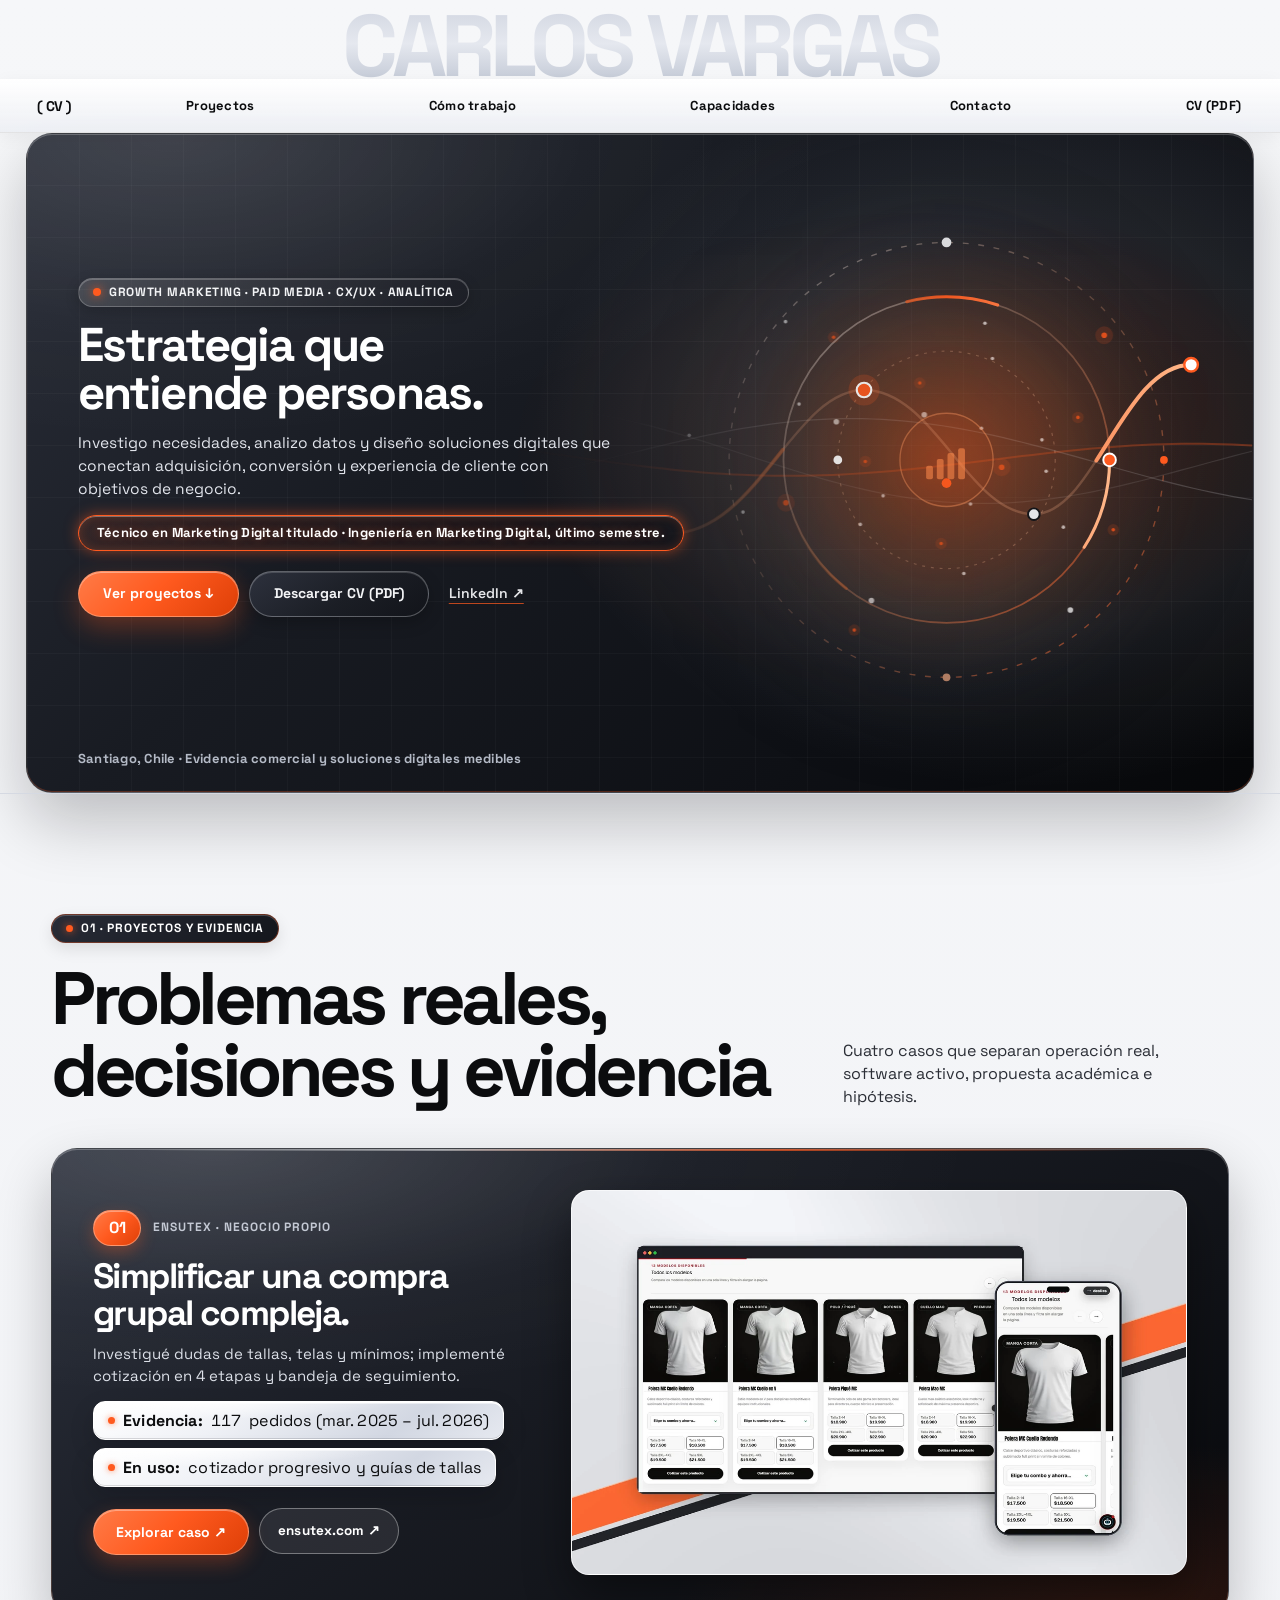
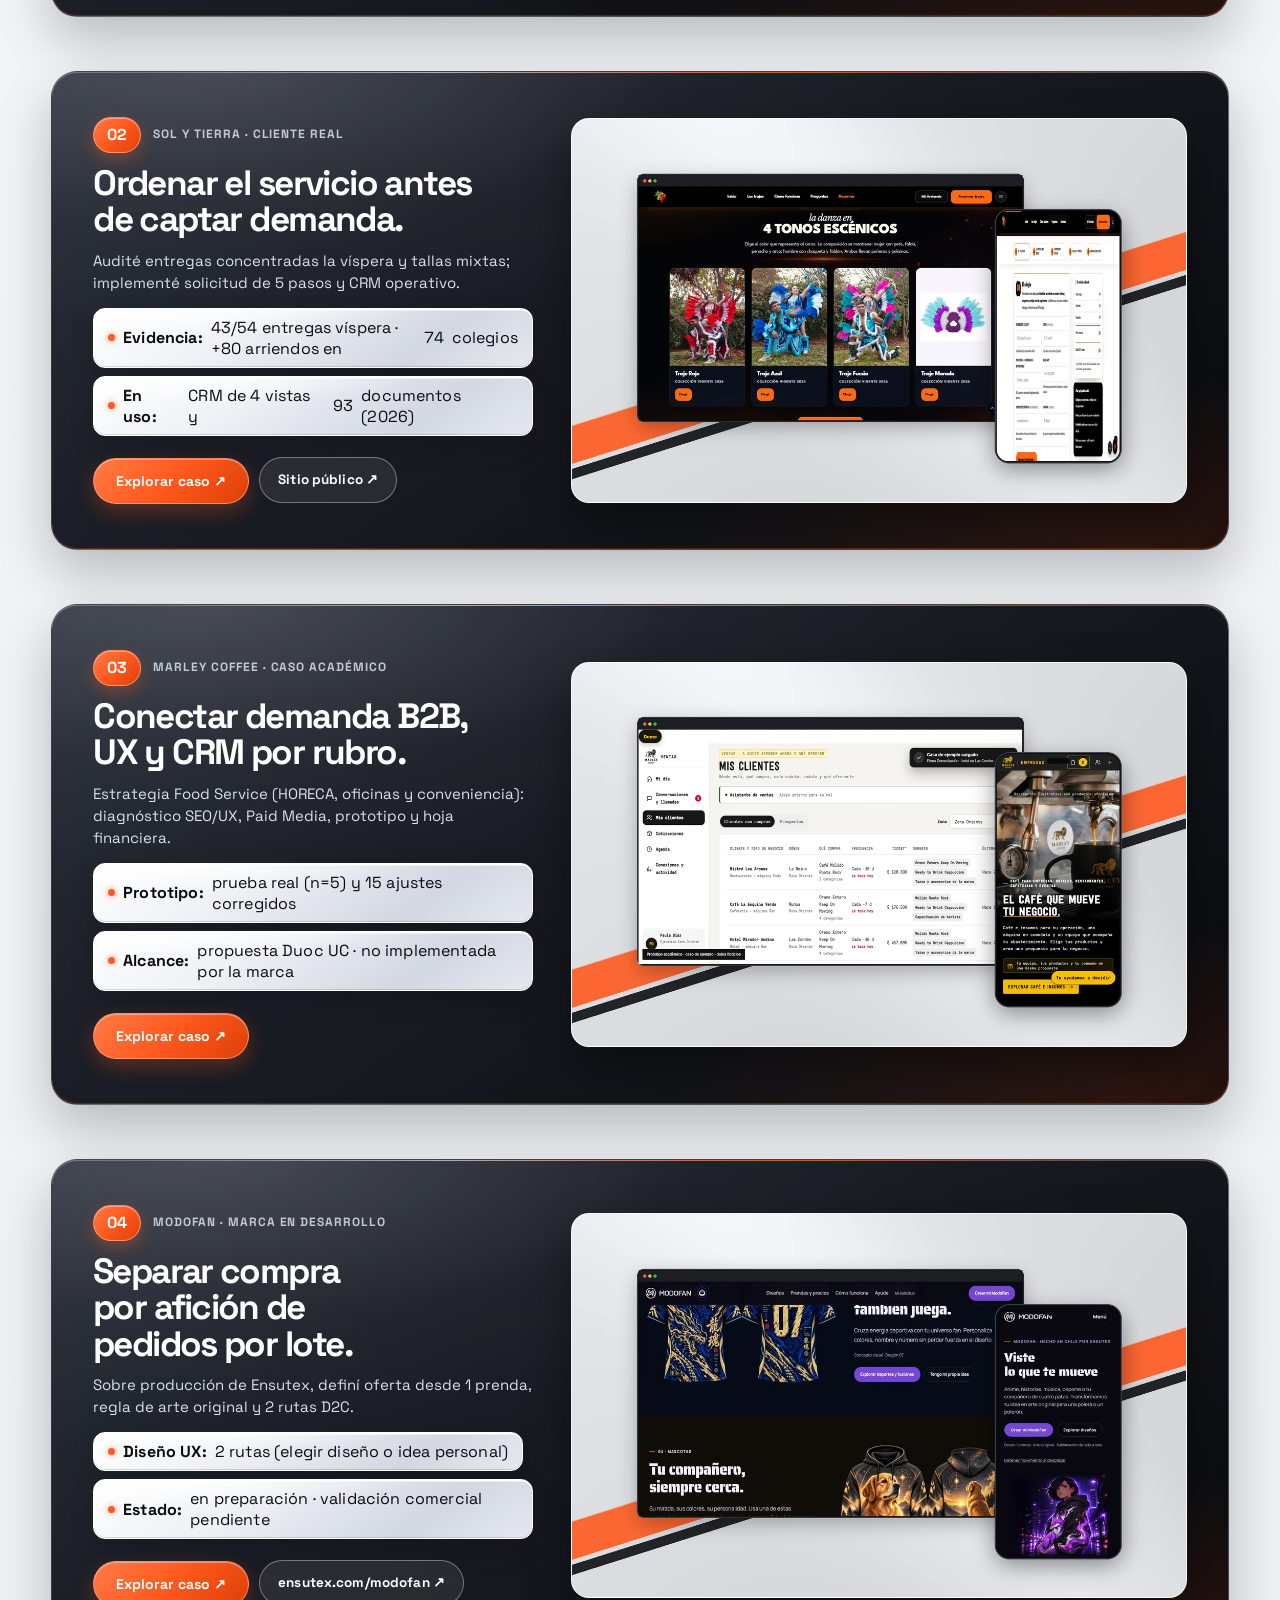
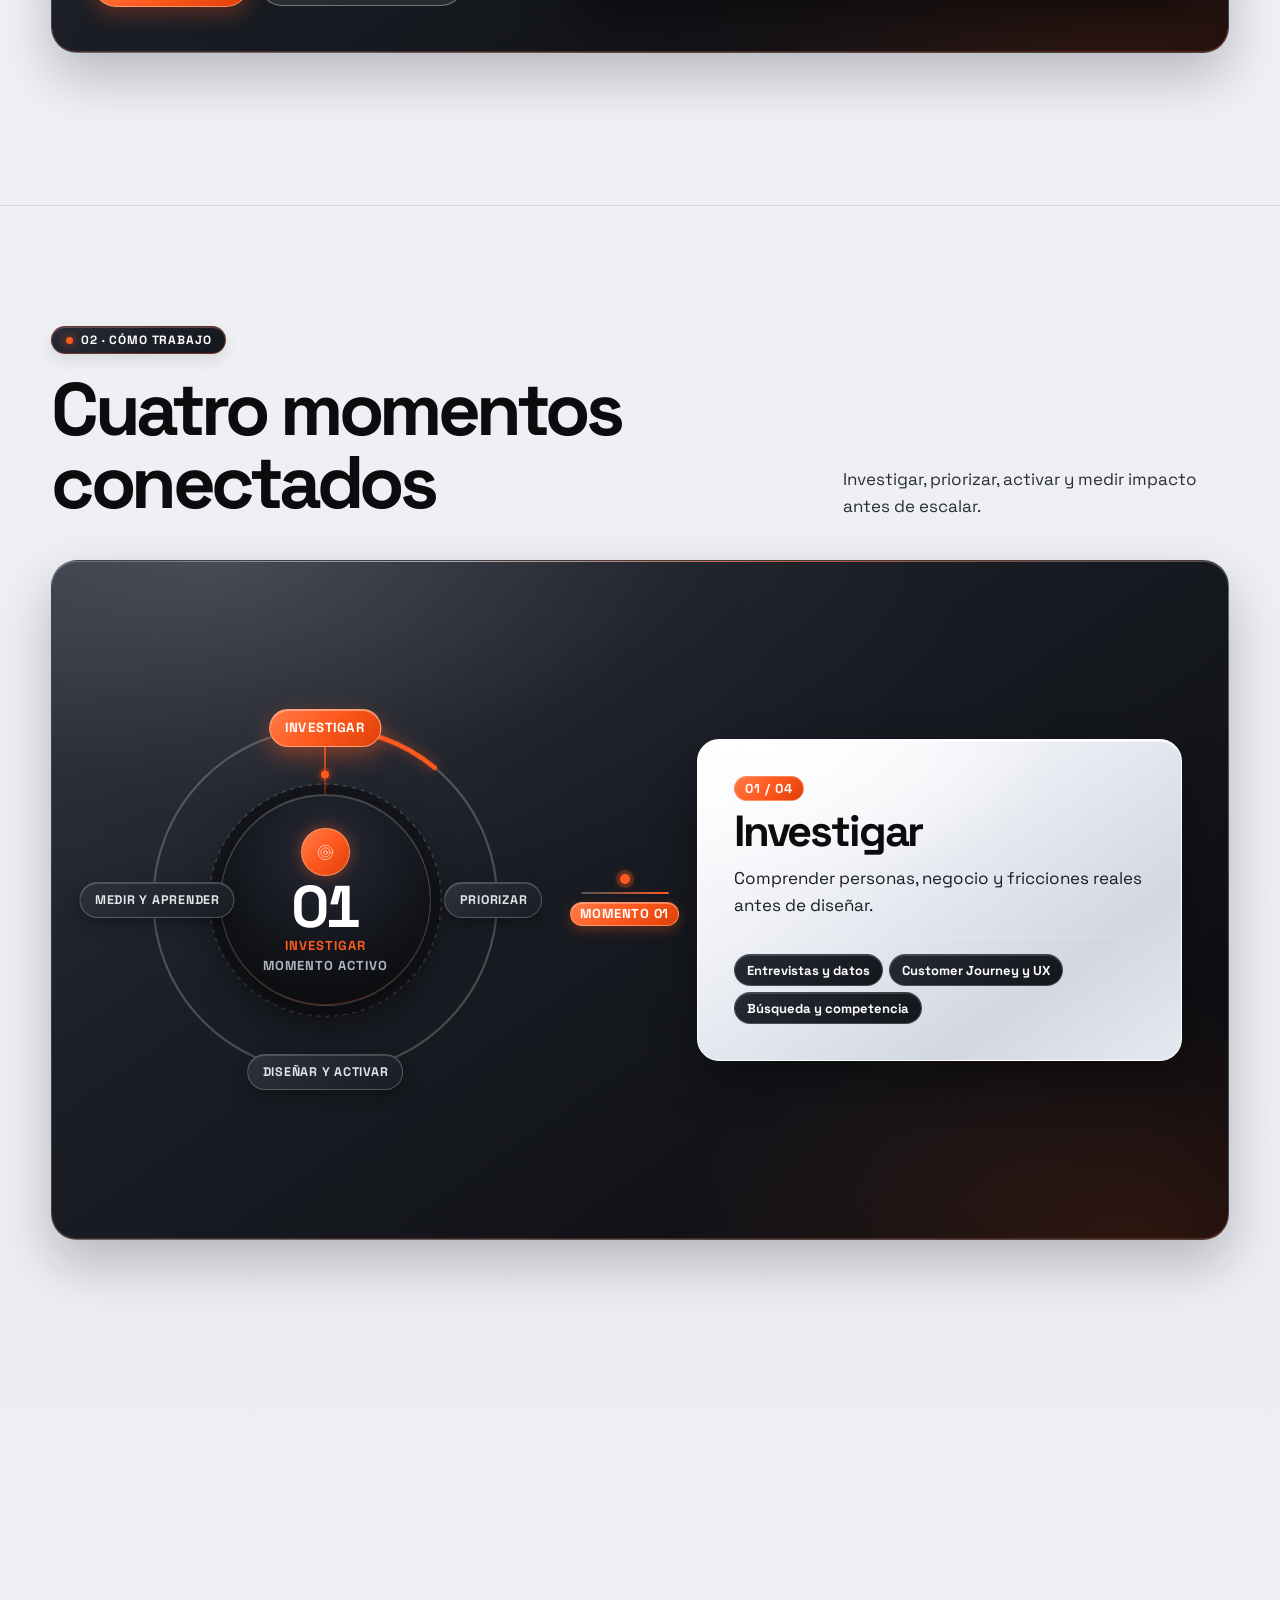
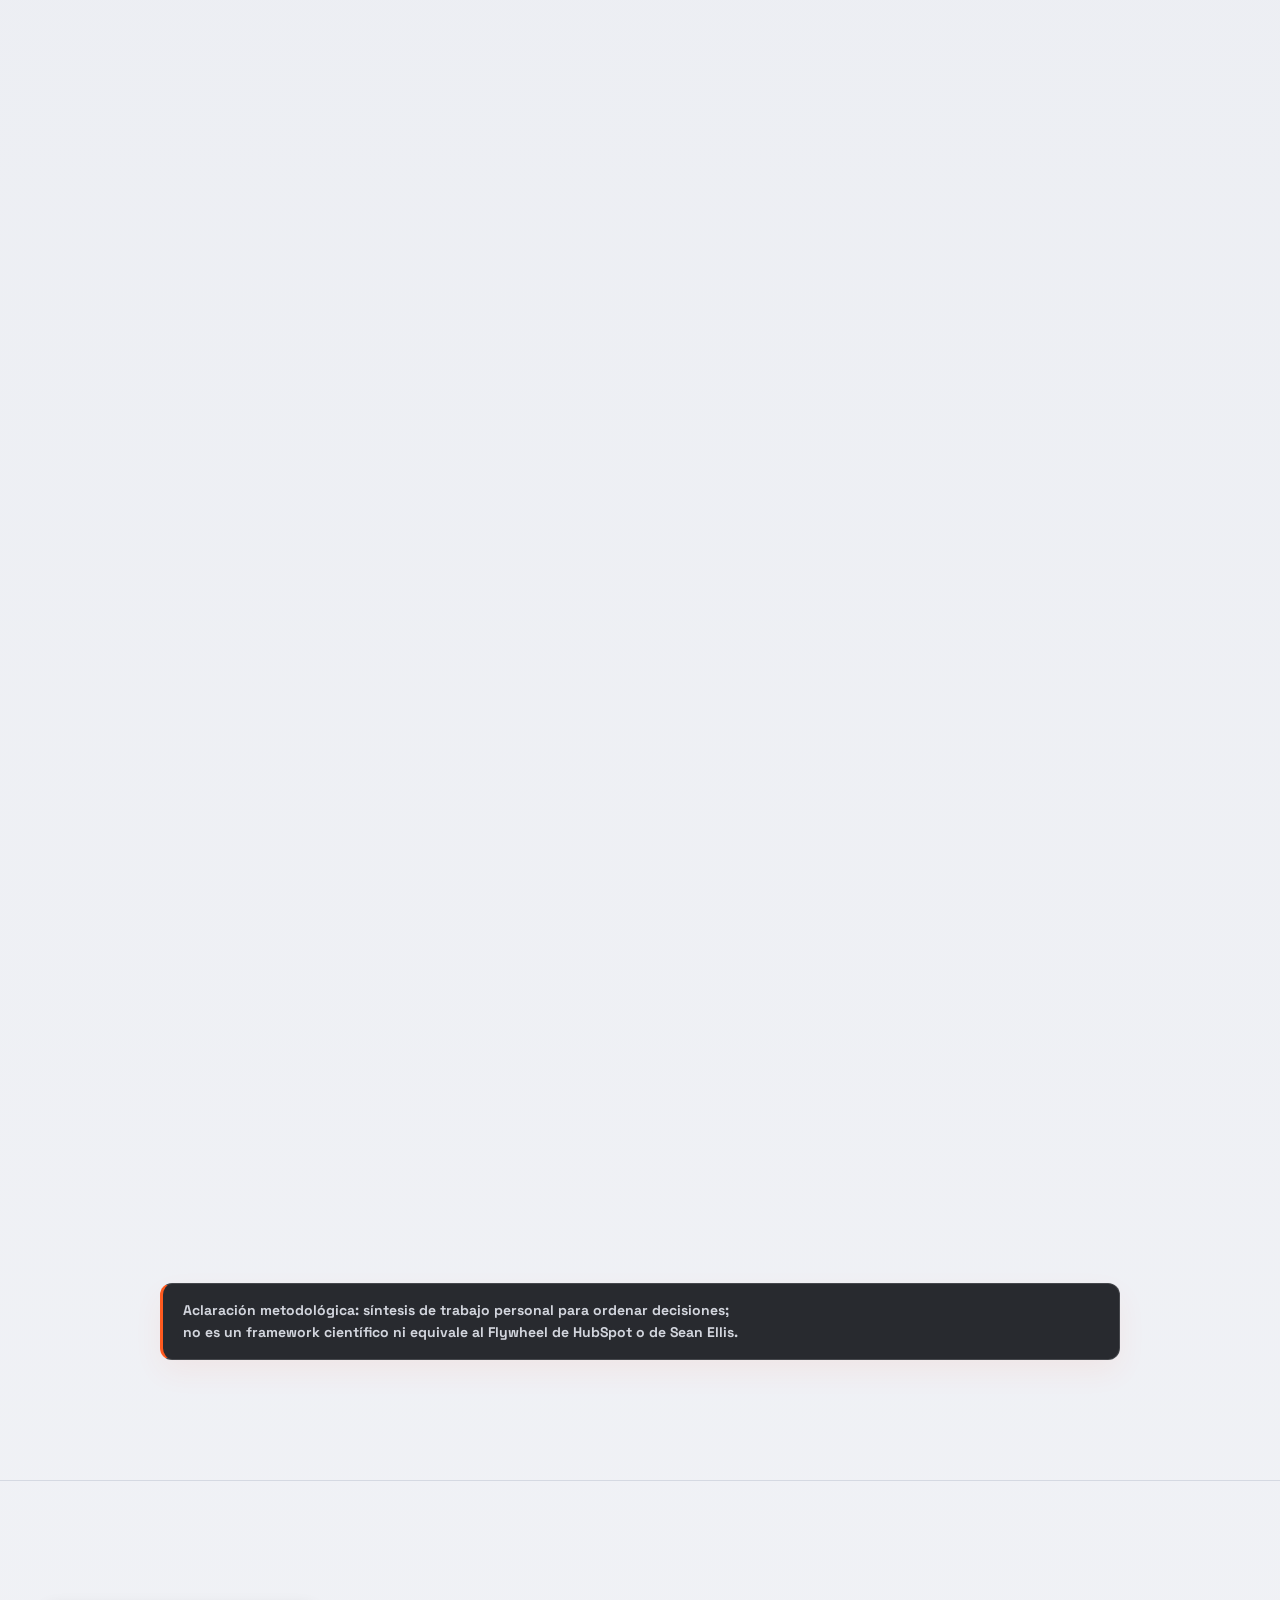
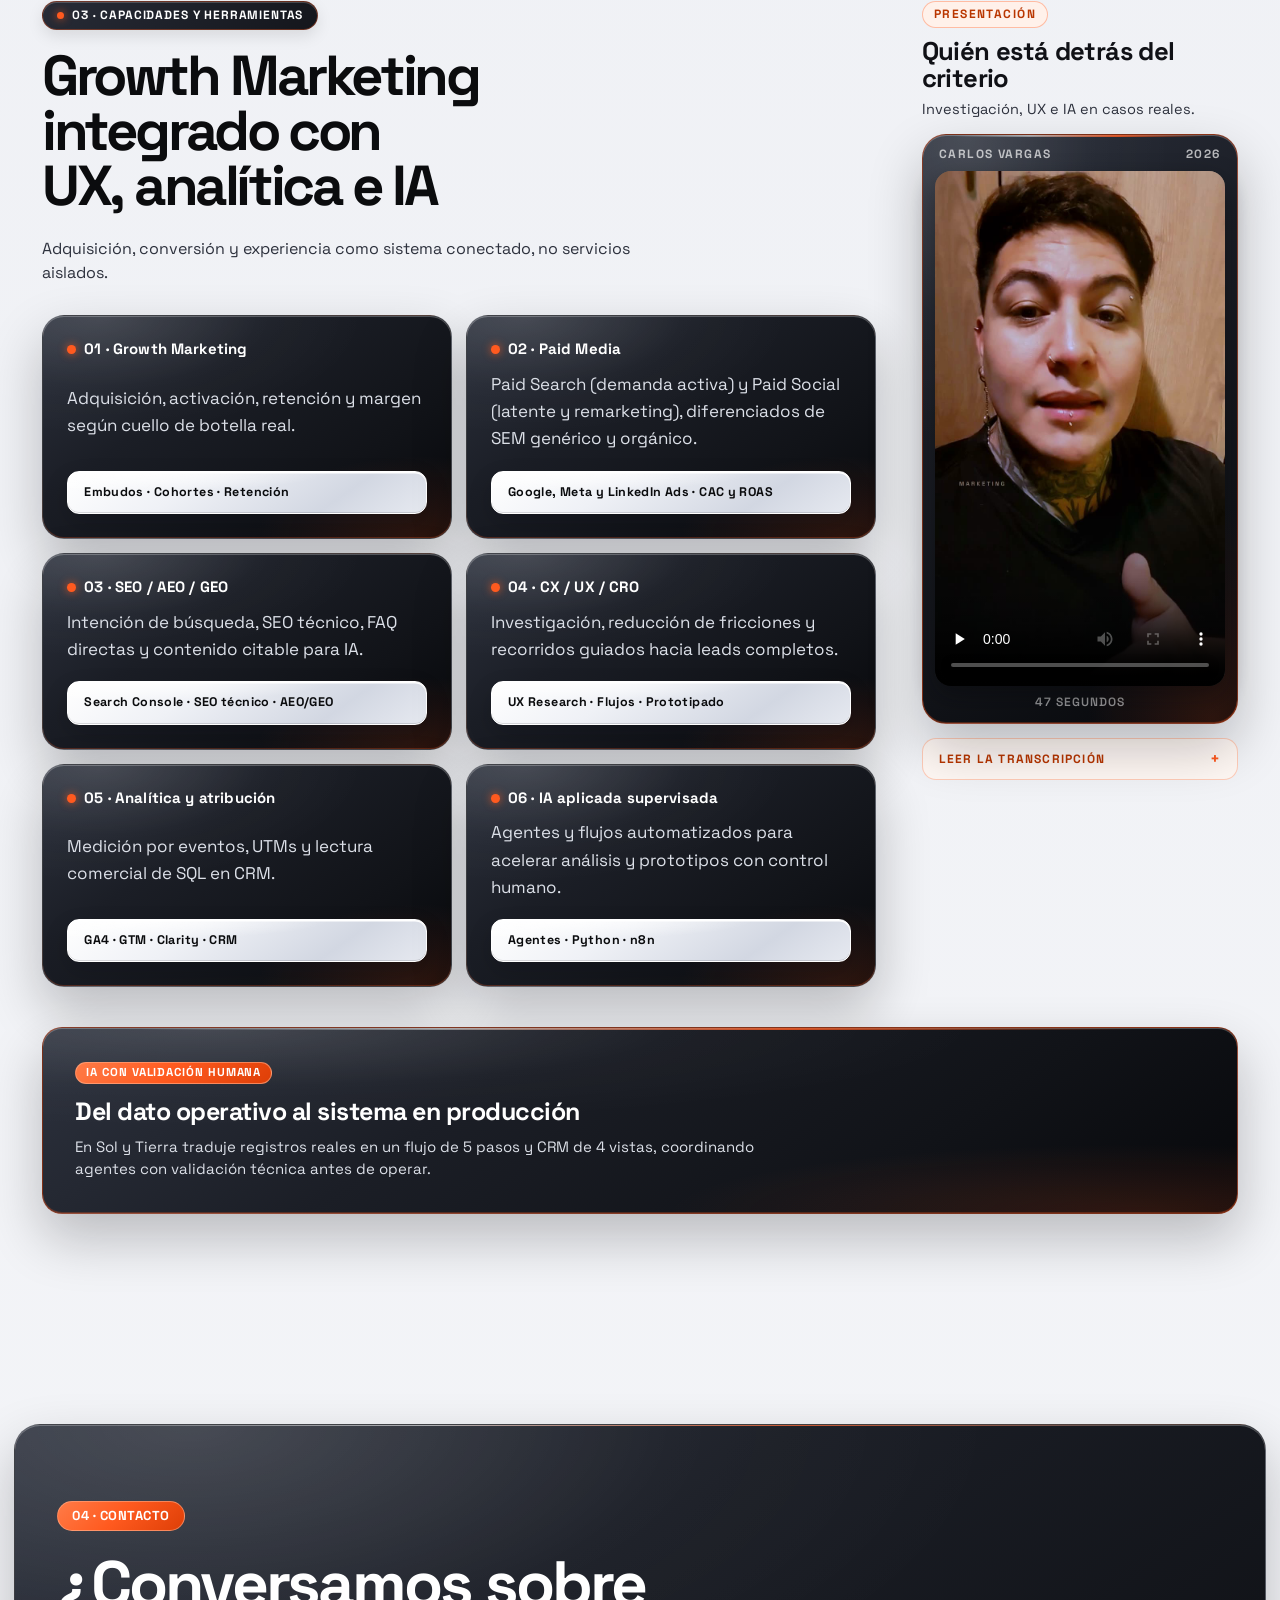
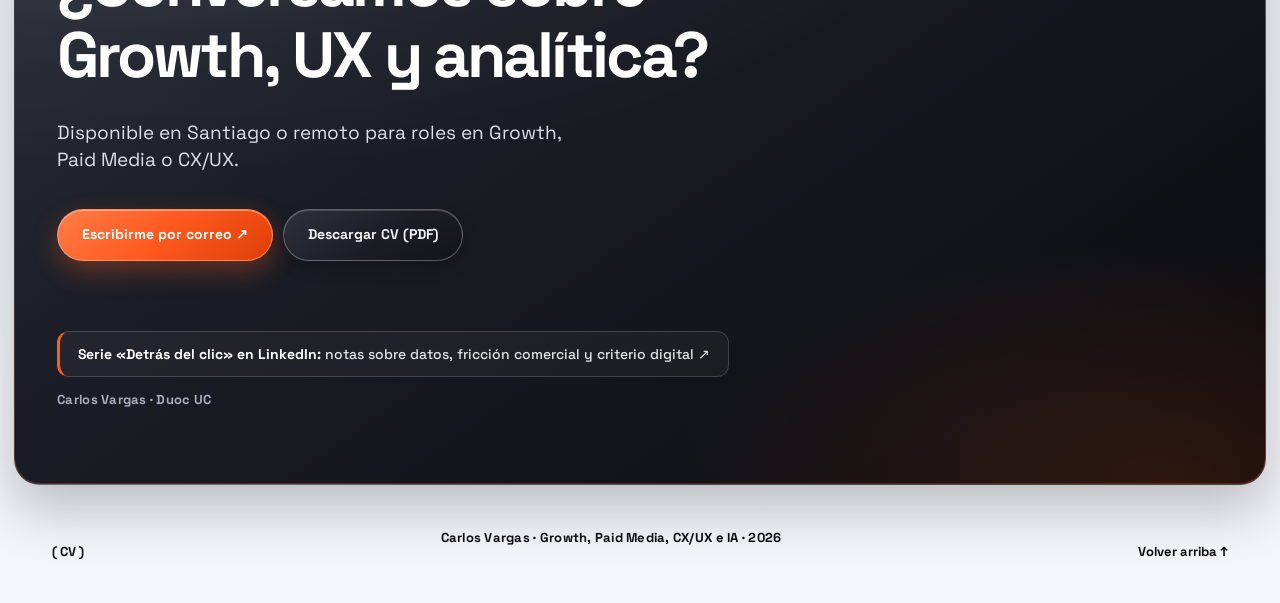
<file: index.html>
<!doctype html>
<html lang="es-CL">
<head>
  <meta charset="utf-8">
  <meta name="viewport" content="width=device-width, initial-scale=1">
  <meta name="theme-color" content="#1C1D21">
  <meta name="description" content="Portafolio de Carlos Vargas: Growth Marketing, Paid Media, SEO/AEO/GEO, CRO, CX/UX, analítica e IA en casos reales y académicos.">
  <title>Carlos Vargas | Growth Marketing, Paid Media y UX</title>
  <link rel="canonical" href="https://carlosvarg1997-sys.github.io/">
  <meta property="og:type" content="website">
  <meta property="og:locale" content="es_CL">
  <meta property="og:title" content="Carlos Vargas | Estrategia que entiende personas">
  <meta property="og:description" content="Investigo necesidades, analizo datos y diseño soluciones digitales que conectan adquisición, conversión y experiencia de cliente con objetivos de negocio.">
  <meta property="og:url" content="https://carlosvarg1997-sys.github.io/">
  <meta property="og:image" content="https://carlosvarg1997-sys.github.io/assets/img/portfolio-og.webp">
  <meta property="og:image:width" content="1200">
  <meta property="og:image:height" content="630">
  <meta name="twitter:card" content="summary_large_image">
  <script type="application/ld+json">{"@context":"https://schema.org","@graph":[{"@type":"Person","name":"Carlos Felipe Vargas Isla","url":"https://carlosvarg1997-sys.github.io/","sameAs":["https://www.linkedin.com/in/carlosvargasmkt/"],"description":"Técnico en Marketing Digital titulado y estudiante del último semestre de Ingeniería en Marketing Digital en Duoc UC (término previsto: diciembre de 2026). Trabaja en Growth Marketing, Paid Media, SEO/AEO/GEO, CRO, CX/UX, analítica digital e IA aplicada.","jobTitle":"Growth Marketing · Paid Media · CX/UX · Analítica Digital"},{"@type":"WebSite","name":"Carlos Vargas · Portafolio profesional","url":"https://carlosvarg1997-sys.github.io/","inLanguage":"es-CL"}]}</script>
  <link rel="icon" href="data:image/svg+xml,%3Csvg xmlns='http://www.w3.org/2000/svg' viewBox='0 0 32 32'%3E%3Crect width='32' height='32' rx='4' fill='%231C1D21'/%3E%3Ctext x='16' y='22' font-family='Arial,sans-serif' font-size='15' font-weight='700' fill='%23FF5A1F' text-anchor='middle'%3ECV%3C/text%3E%3C/svg%3E">
  <script>document.documentElement.classList.add('js')</script>
  <link rel="stylesheet" href="assets/css/v2-home.css?v=20260928-1">
  <link rel="stylesheet" href="assets/css/v4-motion.css?v=20261024-3">
  <link rel="stylesheet" href="assets/css/sintesis.css?v=20261025-sintesis-1">
  <link rel="stylesheet" href="assets/css/lectura.css?v=20261027-revision-2">
  <link rel="stylesheet" href="assets/css/coherencia-20261027.css?v=20261027-revision-4">
  <link rel="stylesheet" href="assets/css/tipografia-unificada.css?v=20261027-1">
  <link rel="stylesheet" href="assets/css/legibilidad-20261028.css?v=1">
  <link rel="stylesheet" href="assets/css/portfolio-v5.css?v=20261111-redesign-1">
  <script src="assets/js/v2-home.js?v=20261111-sinvelo-3" defer></script>
  <script src="assets/js/v4-motion.js?v=20261025-relato-1" defer></script>
  <script src="assets/js/coherencia-20261027.js?v=20261027-1" defer></script>
  <script src="assets/js/portfolio-v5.js?v=20261111-redesign-1" defer></script>
</head>
<body>
  <a class="skip-link" href="#contenido">Saltar al contenido</a>
  <div class="wordmark" aria-hidden="true">CARLOS VARGAS</div>
  <header class="site-header" id="inicio">
    <a class="site-header__brand" href="index.html" aria-label="Carlos Vargas, inicio">( CV )</a>
    <nav class="site-nav" id="site-nav" aria-label="Navegación principal">
      <a href="#casos">Proyectos</a>
      <a href="#enfoque">Cómo trabajo</a>
      <a href="#perfil">Capacidades</a>
      <a href="#contacto">Contacto</a>
      <a href="assets/cv/Carlos_Vargas_CV_Diseno.pdf">CV (PDF)</a>
    </nav>
    <button class="menu-toggle" type="button" aria-controls="site-nav" aria-expanded="false" data-menu-toggle>Menú <span aria-hidden="true">+</span></button>
  </header>

  <main id="contenido">
    <section class="hero" aria-labelledby="hero-title">
      <div class="hero__scene" aria-hidden="true"></div>
      <div class="hero__kinetic-bg" aria-hidden="true">
        <canvas class="hero__canvas" data-hero-canvas></canvas>
        <svg class="hero__kinetic-svg" viewBox="0 0 680 560" focusable="false" aria-hidden="true">
          <defs>
            <linearGradient id="heroMetalRing" x1="0%" y1="0%" x2="100%" y2="100%">
              <stop offset="0%" stop-color="#FFFFFF" stop-opacity="0.48"/>
              <stop offset="45%" stop-color="#D49A7A" stop-opacity="0.28"/>
              <stop offset="100%" stop-color="#FF5A1F" stop-opacity="0.58"/>
            </linearGradient>
            <linearGradient id="heroMoltenArc" x1="0%" y1="0%" x2="100%" y2="0%">
              <stop offset="0%" stop-color="#D96B27" stop-opacity="0"/>
              <stop offset="50%" stop-color="#FF5A1F" stop-opacity="0.96"/>
              <stop offset="100%" stop-color="#FFB88A" stop-opacity="1"/>
            </linearGradient>
            <radialGradient id="heroCoreGlow" cx="50%" cy="50%" r="50%">
              <stop offset="0%" stop-color="#FF6D33" stop-opacity="0.34"/>
              <stop offset="52%" stop-color="#A84C1C" stop-opacity="0.16"/>
              <stop offset="100%" stop-color="#0B0C0E" stop-opacity="0"/>
            </radialGradient>
          </defs>
          <circle cx="390" cy="276" r="250" fill="url(#heroCoreGlow)"/>
          <g class="hero__orbit hero__orbit--outer">
            <circle cx="390" cy="276" r="224" fill="none" stroke="url(#heroMetalRing)" stroke-width="1.4" stroke-dasharray="6 10"/>
            <circle cx="390" cy="52" r="5" fill="#E4E5E8"/>
            <circle cx="614" cy="276" r="4" fill="#FF5A1F"/>
            <circle cx="390" cy="500" r="4" fill="#B88367"/>
          </g>
          <g class="hero__orbit hero__orbit--mid">
            <circle cx="390" cy="276" r="168" fill="none" stroke="url(#heroMetalRing)" stroke-width="1.8"/>
            <circle cx="390" cy="276" r="168" fill="none" stroke="url(#heroMoltenArc)" stroke-width="3.2" stroke-dasharray="95 280" stroke-linecap="round"/>
            <circle cx="558" cy="276" r="6.5" fill="#FF5A1F" stroke="#FFFFFF" stroke-width="2"/>
          </g>
          <g class="hero__orbit hero__orbit--inner">
            <circle cx="390" cy="276" r="112" fill="none" stroke="rgba(255,190,150,0.28)" stroke-width="1.2" stroke-dasharray="3 6"/>
            <circle cx="278" cy="276" r="4.5" fill="#FFFFFF"/>
          </g>
          <path class="hero__wave-bg" d="M 105 352 C 195 352, 232 204, 305 204 C 378 204, 412 332, 480 332 C 542 332, 572 178, 642 178" fill="none" stroke="rgba(255,180,140,0.24)" stroke-width="2.5" stroke-linecap="round"/>
          <path class="hero__wave-active" d="M 105 352 C 195 352, 232 204, 305 204 C 378 204, 412 332, 480 332 C 542 332, 572 178, 642 178" fill="none" stroke="url(#heroMoltenArc)" stroke-width="4" stroke-linecap="round"/>
          <g class="hero__node-group">
            <circle cx="305" cy="204" r="16" fill="rgba(255,90,31,0.22)" class="hero__node-halo"/>
            <circle cx="305" cy="204" r="7.5" fill="#FF5A1F" stroke="#FFFFFF" stroke-width="2.2"/>
            <circle cx="480" cy="332" r="6" fill="#E4E5E8" stroke="#141519" stroke-width="2"/>
            <circle cx="642" cy="178" r="7" fill="#FFFFFF" stroke="#FF5A1F" stroke-width="2.5"/>
          </g>
          <g class="hero__cursor-Readout" transform="translate(390 276)">
            <circle r="48" class="hero__human-halo"/>
            <g class="hero__mini-bars" transform="translate(-21 -12)">
              <rect x="0" y="18" width="7" height="14" rx="2"/>
              <rect x="11" y="11" width="7" height="21" rx="2"/>
              <rect x="22" y="5" width="7" height="27" rx="2"/>
              <rect x="33" y="0" width="7" height="32" rx="2"/>
            </g>
            <circle cy="24" r="5" fill="#FF5A1F" class="hero__core-dot"/>
          </g>
        </svg>
      </div>
      <div class="hero__grid">
        <div class="hero__content">
          <p class="eyebrow eyebrow--light">GROWTH MARKETING · PAID MEDIA · CX/UX · ANALÍTICA</p>
          <h1 id="hero-title">Estrategia que <span class="hero__headline-aside">entiende personas.</span></h1>
          <p>Investigo necesidades, analizo datos y diseño soluciones digitales que conectan adquisición, conversión y experiencia de cliente con objetivos de negocio.</p>
          <p class="hero__cred">Técnico en Marketing Digital titulado · Ingeniería en Marketing Digital, último semestre.</p>
          <div class="hero__actions">
            <a class="button button--molten" href="#casos">Ver proyectos ↓</a>
            <a class="button button--ghost-light" href="assets/cv/Carlos_Vargas_CV_Diseno.pdf">Descargar CV (PDF)</a>
            <a class="hero__linkedin-link" href="https://www.linkedin.com/in/carlosvargasmkt/" target="_blank" rel="noopener noreferrer">LinkedIn ↗</a>
          </div>
        </div>
      </div>
      <p class="hero__bottom">Santiago, Chile · Evidencia comercial y soluciones digitales medibles</p>
    </section>

    <section class="projects-v6 section-pad" id="casos" aria-labelledby="projects-title">
      <span class="portfolio-v5__anchor" id="evidencias" aria-hidden="true"></span>
      <header class="portfolio-v5__section-head projects-v6__head">
        <p class="eyebrow">01 · PROYECTOS Y EVIDENCIA</p>
        <h2 id="projects-title">Problemas reales, decisiones y evidencia</h2>
        <p>Cuatro casos que separan operación real, software activo, propuesta académica e hipótesis.</p>
      </header>
      <div class="projects-v6__stack" data-project-stack>
        <div class="projects-v6__slot">
          <article class="projects-v6__card" id="project-card-01" data-stack-card data-project-card data-index="0" data-card-reveal="left" aria-labelledby="project-title-01">
            <div class="projects-v6__copy">
              <div class="projects-v6__meta"><span class="projects-v6__number">01</span><p>ENSUTEX · NEGOCIO PROPIO</p></div>
              <h3 id="project-title-01">Simplificar una compra grupal compleja.</h3>
              <p class="projects-v6__description">Investigué dudas de tallas, telas y mínimos; implementé cotización en 4 etapas y bandeja de seguimiento.</p>
              <ul class="projects-v6__tags" aria-label="Evidencia clasificada Ensutex">
                <li><strong>Evidencia:</strong> 117 pedidos (mar. 2025 – jul. 2026)</li>
                <li><strong>En uso:</strong> cotizador progresivo y guías de tallas</li>
              </ul>
              <div class="projects-v6__actions">
                <a class="projects-v6__link" href="proyectos/ensutex.html">Explorar caso ↗</a>
                <a class="projects-v6__ext" href="https://ensutex.com/" target="_blank" rel="noopener noreferrer">ensutex.com ↗</a>
              </div>
            </div>
            <figure class="projects-v6__cover"><img src="assets/img/v6/portada-ensutex.webp" srcset="assets/img/v6/portada-ensutex-1200.webp 1200w, assets/img/v6/portada-ensutex.webp 2400w" sizes="(min-width:1024px) 52vw, 92vw" width="2400" height="1500" fetchpriority="high" decoding="async" alt="Portada del caso Ensutex: sitio comercial en escritorio y guía de tallas en celular"></figure>
          </article>
        </div>

        <div class="projects-v6__slot">
          <article class="projects-v6__card" id="project-card-02" data-stack-card data-project-card data-index="1" data-card-reveal="right" aria-labelledby="project-title-02">
            <div class="projects-v6__copy">
              <div class="projects-v6__meta"><span class="projects-v6__number">02</span><p>SOL Y TIERRA · CLIENTE REAL</p></div>
              <h3 id="project-title-02">Ordenar el servicio antes de captar demanda.</h3>
              <p class="projects-v6__description">Audité entregas concentradas la víspera y tallas mixtas; implementé solicitud de 5 pasos y CRM operativo.</p>
              <ul class="projects-v6__tags" aria-label="Evidencia clasificada Sol y Tierra">
                <li><strong>Evidencia:</strong> 43/54 entregas víspera · +80 arriendos en 74 colegios</li>
                <li><strong>En uso:</strong> CRM de 4 vistas y 93 documentos (2026)</li>
              </ul>
              <div class="projects-v6__actions">
                <a class="projects-v6__link" href="proyectos/sol-y-tierra.html">Explorar caso ↗</a>
                <a class="projects-v6__ext" href="https://arriendostrajestobas.cl/" target="_blank" rel="noopener noreferrer">Sitio público ↗</a>
              </div>
            </div>
            <figure class="projects-v6__cover"><img src="assets/img/v6/portada-sol-y-tierra.webp" srcset="assets/img/v6/portada-sol-y-tierra-1200.webp 1200w, assets/img/v6/portada-sol-y-tierra.webp 2400w" sizes="(min-width:1024px) 52vw, 92vw" width="2400" height="1500" decoding="async" alt="Portada del caso Sol y Tierra: panel CRM con datos ficticios y solicitud guiada para colegios en celular"></figure>
          </article>
        </div>

        <div class="projects-v6__slot">
          <article class="projects-v6__card" id="project-card-03" data-stack-card data-project-card data-index="2" data-card-reveal="left" aria-labelledby="project-title-03">
            <div class="projects-v6__copy">
              <div class="projects-v6__meta"><span class="projects-v6__number">03</span><p>MARLEY COFFEE · CASO ACADÉMICO</p></div>
              <h3 id="project-title-03">Conectar demanda B2B, UX y CRM por rubro.</h3>
              <p class="projects-v6__description">Estrategia Food Service (HORECA, oficinas y conveniencia): diagnóstico SEO/UX, Paid Media, prototipo y hoja financiera.</p>
              <ul class="projects-v6__tags" aria-label="Evidencia clasificada Marley Coffee">
                <li><strong>Prototipo:</strong> prueba real (n=5) y 15 ajustes corregidos</li>
                <li><strong>Alcance:</strong> propuesta Duoc UC · no implementada por la marca</li>
              </ul>
              <div class="projects-v6__actions">
                <a class="projects-v6__link" href="proyectos/marley-coffee.html">Explorar caso ↗</a>
              </div>
            </div>
            <figure class="projects-v6__cover"><img src="assets/img/v6/portada-marley-coffee.webp" srcset="assets/img/v6/portada-marley-coffee-1200.webp 1200w, assets/img/v6/portada-marley-coffee.webp 2400w" sizes="(min-width:1024px) 52vw, 92vw" width="2400" height="1500" loading="lazy" decoding="async" alt="Portada del caso Marley Coffee: recorrido B2B por tipo de negocio y vista móvil evaluada"></figure>
          </article>
        </div>

        <div class="projects-v6__slot">
          <article class="projects-v6__card" id="project-card-04" data-stack-card data-project-card data-index="3" data-card-reveal="right" aria-labelledby="project-title-04">
            <div class="projects-v6__copy">
              <div class="projects-v6__meta"><span class="projects-v6__number">04</span><p>MODOFAN · MARCA EN DESARROLLO</p></div>
              <h3 id="project-title-04">Separar compra por afición de pedidos por lote.</h3>
              <p class="projects-v6__description">Sobre producción de Ensutex, definí oferta desde 1 prenda, regla de arte original y 2 rutas D2C.</p>
              <ul class="projects-v6__tags" aria-label="Evidencia clasificada ModoFan">
                <li><strong>Diseño UX:</strong> 2 rutas (elegir diseño o idea personal)</li>
                <li><strong>Estado:</strong> en preparación · validación comercial pendiente</li>
              </ul>
              <div class="projects-v6__actions">
                <a class="projects-v6__link" href="proyectos/modofan.html">Explorar caso ↗</a>
                <a class="projects-v6__ext" href="https://ensutex.com/modofan" target="_blank" rel="noopener noreferrer">ensutex.com/modofan ↗</a>
              </div>
            </div>
            <figure class="projects-v6__cover"><img src="assets/img/v6/portada-modofan.webp" srcset="assets/img/v6/portada-modofan-1200.webp 1200w, assets/img/v6/portada-modofan.webp 2400w" sizes="(min-width:1024px) 52vw, 92vw" width="2400" height="1500" loading="lazy" decoding="async" alt="Portada del caso ModoFan: universos visuales de marca y recorrido diferenciado en escritorio y celular"></figure>
          </article>
        </div>
      </div>
    </section>

    <section class="method-v6 section-pad" id="enfoque" aria-labelledby="method-title">
      <span class="portfolio-v5__anchor" id="modelo" aria-hidden="true"></span><span class="portfolio-v5__anchor" id="embudo" aria-hidden="true"></span>
      <header class="portfolio-v5__section-head method-v6__head">
        <p class="eyebrow">02 · CÓMO TRABAJO</p>
        <h2 id="method-title">Cuatro momentos conectados</h2>
        <p>Investigar, priorizar, activar y medir impacto antes de escalar.</p>
      </header>
      <div class="method-v6__track" data-method-track>
        <div class="method-v6__sticky" data-method-sticky data-card-reveal="left">
          <div class="method-ring" role="group" aria-label="Cómo trabajo en 4 momentos: investigar, priorizar, diseñar y activar, y medir y aprender">
            <svg class="method-ring__svg" viewBox="0 0 400 400" aria-hidden="true" focusable="false">
              <circle class="method-ring__inner-grid" cx="200" cy="200" r="134"></circle>
              <circle class="method-ring__track" cx="200" cy="200" r="198.5"></circle>
              <circle class="method-ring__arc" cx="200" cy="200" r="198.5" pathLength="100"></circle>
            </svg>
            <span class="method-ring__spoke" data-ring-spoke aria-hidden="true"></span>
            <span class="method-ring__focus-orbit" aria-hidden="true"><span class="method-ring__focus-dot"></span></span>
            <div class="method-ring__core" aria-live="polite" aria-atomic="true">
              <div class="method-ring__visuals" aria-hidden="true">
                <svg class="method-ring__diagram is-active" data-core-visual="0" viewBox="0 0 120 68"><circle cx="60" cy="34" r="8" class="m-diag__pulse"/><circle cx="60" cy="34" r="19" class="m-diag__wave"/><circle cx="60" cy="34" r="30" class="m-diag__wave m-diag__wave--2"/></svg>
                <svg class="method-ring__diagram" data-core-visual="1" viewBox="0 0 120 68"><path d="M24 12 H96 L71 38 V56 L49 56 V38 Z" class="m-diag__funnel"/><line x1="35" y1="23" x2="85" y2="23" class="m-diag__line"/><circle cx="60" cy="47" r="5" class="m-diag__pulse"/></svg>
                <svg class="method-ring__diagram" data-core-visual="2" viewBox="0 0 120 68"><rect x="18" y="10" width="84" height="48" rx="6" class="m-diag__frame"/><rect x="26" y="18" width="30" height="32" rx="3" class="m-diag__block"/><rect x="62" y="18" width="32" height="13" rx="3" class="m-diag__accent"/><rect x="62" y="37" width="32" height="13" rx="3" class="m-diag__block"/></svg>
                <svg class="method-ring__diagram" data-core-visual="3" viewBox="0 0 120 68"><rect x="24" y="36" width="14" height="20" rx="2" class="m-diag__block"/><rect x="52" y="24" width="14" height="32" rx="2" class="m-diag__block"/><rect x="80" y="12" width="14" height="44" rx="2" class="m-diag__accent"/><path d="M22 32 L56 20 L87 10" class="m-diag__path"/></svg>
              </div>
              <span class="method-ring__number" data-ring-number>01</span>
              <span class="method-ring__name" data-ring-name>INVESTIGAR</span>
              <small>MOMENTO ACTIVO</small>
            </div>
            <button class="method-ring__node" type="button" data-method-node="0" aria-label="01 Investigar" aria-current="step"><span class="method-ring__node-name">INVESTIGAR</span><span class="method-ring__node-number" aria-hidden="true">01</span></button>
            <button class="method-ring__node" type="button" data-method-node="1" aria-label="02 Priorizar"><span class="method-ring__node-name">PRIORIZAR</span><span class="method-ring__node-number" aria-hidden="true">02</span></button>
            <button class="method-ring__node" type="button" data-method-node="2" aria-label="03 Diseñar y activar"><span class="method-ring__node-name">DISEÑAR Y ACTIVAR</span><span class="method-ring__node-number" aria-hidden="true">03</span></button>
            <button class="method-ring__node" type="button" data-method-node="3" aria-label="04 Medir y aprender"><span class="method-ring__node-name">MEDIR Y APRENDER</span><span class="method-ring__node-number" aria-hidden="true">04</span></button>
          </div>
          <div class="method-v6__bridge" aria-hidden="true">
            <span class="method-v6__bridge-dot"></span>
            <span class="method-v6__bridge-line"><i class="method-v6__bridge-pulse"></i></span>
            <span class="method-v6__bridge-pill" data-bridge-label>MOMENTO 01</span>
          </div>
          <div class="method-v6__panels" data-method-panels>
            <article class="method-v6__panel is-active" id="method-stage-01" data-method-panel="0">
              <p class="method-v6__step-index">01 / 04</p><h3>Investigar</h3><p class="method-v6__lead">Comprender personas, negocio y fricciones reales antes de diseñar.</p>
              <ul class="method-v6__chips" aria-label="Herramientas de investigación"><li>Entrevistas y datos</li><li>Customer Journey y UX</li><li>Búsqueda y competencia</li></ul>
            </article>
            <article class="method-v6__panel" id="method-stage-02" data-method-panel="1">
              <p class="method-v6__step-index">02 / 04</p><h3>Priorizar</h3><p class="method-v6__lead">Elegir qué resolver según impacto, evidencia, esfuerzo, riesgo y factibilidad.</p>
              <ul class="method-v6__chips" aria-label="Frameworks de priorización"><li>ICE / RICE</li><li>PIE</li><li>Impacto-esfuerzo</li></ul>
            </article>
            <article class="method-v6__panel" id="method-stage-03" data-method-panel="2">
              <p class="method-v6__step-index">03 / 04</p><h3>Diseñar y activar</h3><p class="method-v6__lead">Convertir hallazgos eligiendo solo las palancas que exige el problema.</p>
              <ul class="method-v6__chips" aria-label="Disciplinas de activación"><li>UX/UI y CRO</li><li>SEO/AEO y Paid Media</li><li>CRM y operación</li></ul>
            </article>
            <article class="method-v6__panel" id="method-stage-04" data-method-panel="3">
              <p class="method-v6__step-index">04 / 04</p><h3>Medir y aprender</h3><p class="method-v6__lead">Evaluar separando pruebas cualitativas, métricas descriptivas y experimentos causales.</p>
              <ul class="method-v6__chips" aria-label="Indicadores de evaluación"><li>Conversión, SQL, CAC y ROAS</li><li>Retención y margen</li><li>Tiempos y errores</li></ul>
            </article>
          </div>
        </div>
      </div>
      <p class="method-v6__principle method-v6__principle--note" data-card-reveal="right"><strong>Aclaración metodológica:</strong> síntesis de trabajo personal para ordenar decisiones; no es un framework científico ni equivale al Flywheel de HubSpot o de Sean Ellis.</p>
    </section>

    <section class="portfolio-v5__profile section-pad" id="perfil" aria-labelledby="profile-title">
      <span class="portfolio-v5__anchor" id="habilidades" aria-hidden="true"></span>
      <span class="portfolio-v5__anchor" id="herramientas" aria-hidden="true"></span>
      <span class="portfolio-v5__anchor" id="ia-aplicada" aria-hidden="true"></span>

      <div class="profile-split">
        <div class="profile-split__main">
          <p class="eyebrow">03 · CAPACIDADES Y HERRAMIENTAS</p>
          <h2 id="profile-title">Growth Marketing integrado con UX, analítica e IA</h2>
          <p class="portfolio-v5__profile-lead">Adquisición, conversión y experiencia como sistema conectado, no servicios aislados.</p>

          <div class="portfolio-v5__profile-copy">
            <p data-card-reveal="left"><strong>01 · Growth Marketing</strong> Adquisición, activación, retención y margen según cuello de botella real.<span class="profile-pills">Embudos · Cohortes · Retención</span></p>
            <p data-card-reveal="right"><strong>02 · Paid Media</strong> Paid Search (demanda activa) y Paid Social (latente y remarketing), diferenciados de SEM genérico y orgánico.<span class="profile-pills">Google, Meta y LinkedIn Ads · CAC y ROAS</span></p>
            <p data-card-reveal="left"><strong>03 · SEO / AEO / GEO</strong> Intención de búsqueda, SEO técnico, FAQ directas y contenido citable para IA.<span class="profile-pills">Search Console · SEO técnico · AEO/GEO</span></p>
            <p data-card-reveal="right"><strong>04 · CX / UX / CRO</strong> Investigación, reducción de fricciones y recorridos guiados hacia leads completos.<span class="profile-pills">UX Research · Flujos · Prototipado</span></p>
            <p data-card-reveal="left"><strong>05 · Analítica y atribución</strong> Medición por eventos, UTMs y lectura comercial de SQL en CRM.<span class="profile-pills">GA4 · GTM · Clarity · CRM</span></p>
            <p data-card-reveal="right"><strong>06 · IA aplicada supervisada</strong> Agentes y flujos automatizados para acelerar análisis y prototipos con control humano.<span class="profile-pills">Agentes · Python · n8n</span></p>
          </div>
        </div>

        <aside class="profile-film" aria-label="Video de presentación de Carlos Vargas">
          <div class="profile-film__intro">
            <p class="profile-film__kicker">PRESENTACIÓN</p>
            <h3>Quién está detrás del criterio</h3>
            <p class="profile-film__lead">Investigación, UX e IA en casos reales.</p>
          </div>
          <div class="profile-film__slot" data-profile-film-slot>
            <div class="profile-film__backdrop" data-profile-film-backdrop hidden aria-hidden="true"></div>
            <figure class="profile-film__frame" data-profile-film-frame>
              <div class="profile-film__slate">
                <span>Carlos Vargas</span>
                <span class="profile-film__year" aria-hidden="true">2026</span>
                <button type="button" class="profile-film__close" data-profile-film-close hidden aria-label="Volver el video a su columna">Volver ×</button>
              </div>
              <div class="profile-film__screen">
                <video class="profile-film__video" controls preload="none" playsinline poster="assets/img/video/presentacion-carlos-2026-11-poster.jpg" width="720" height="1280" aria-label="Presentación de Carlos Vargas: 47 segundos">
                  <source src="assets/video/presentacion-carlos-2026-11-web.mp4" type="video/mp4">
                  Tu navegador no puede reproducir este video. <a href="assets/video/presentacion-carlos-2026-11-web.mp4">Descárgalo aquí</a>.
                </video>
                <button type="button" class="profile-film__hit" data-profile-film-hit aria-label="Reproducir presentación en video al centro"></button>
              </div>
              <figcaption class="profile-film__foot">
                <span class="profile-film__foot-rest">47 segundos</span>
                <span class="profile-film__foot-focus">47 seg · Esc para volver</span>
              </figcaption>
            </figure>
          </div>
          <details class="profile-film__transcript">
            <summary>Leer la transcripción</summary>
            <p>«Para mí, el marketing va mucho más allá de hacer buenas campañas: se trata de comprender a las personas, identificar oportunidades y desarrollar estrategias que generan resultados reales.»</p>
            <p>«Y esa es justamente la forma en la que me gusta trabajar: conectando creatividad, tecnología y análisis para transformar ideas en soluciones.»</p>
            <p>«Soy Carlos Vargas, técnico en marketing digital y estudiante del último semestre de ingeniería en marketing digital en Duoc UC.»</p>
            <p>«En proyectos como Ensutex y Sol y Tierra he combinado investigación, experiencia de usuario e inteligencia artificial para desarrollar soluciones digitales.»</p>
            <p>«Me entusiasma la idea de seguir aprendiendo, colaborar y enfrentar nuevos desafíos. Si quieres ver cómo llevo esto a la práctica y conocer mis proyectos, te invito a visitar mi LinkedIn y mi portafolio.»</p>
          </details>
        </aside>
      </div>

      <div class="ai-demo-card" data-card-reveal="left">
        <span class="ai-demo-card__tag">IA CON VALIDACIÓN HUMANA</span>
        <h3>Del dato operativo al sistema en producción</h3>
        <p>En Sol y Tierra traduje registros reales en un flujo de 5 pasos y CRM de 4 vistas, coordinando agentes con validación técnica antes de operar.</p>
      </div>
    </section>

    <section class="contact section-pad" id="contacto" aria-labelledby="contact-title">
      <p class="eyebrow">04 · CONTACTO</p>
      <h2 id="contact-title">¿Conversamos sobre Growth, UX y analítica?</h2>
      <p>Disponible en Santiago o remoto para roles en Growth, Paid Media o CX/UX.</p>
      <div class="contact__actions">
        <a class="button button--molten" href="mailto:carlosvarg1997@gmail.com?subject=Oportunidad%20profesional%20para%20Carlos%20Vargas">Escribirme por correo ↗</a>
        <a class="button button--ghost-light" href="assets/cv/Carlos_Vargas_CV_Diseno.pdf">Descargar CV (PDF)</a>
      </div>
      <a class="contact__editorial" href="https://www.linkedin.com/in/carlosvargasmkt/" target="_blank" rel="noopener noreferrer">
        <span><strong>Serie «Detrás del clic» en LinkedIn:</strong> notas sobre datos, fricción comercial y criterio digital ↗</span>
      </a>
      <small>Carlos Vargas · Duoc UC</small>
    </section>
  </main>
  <footer class="site-footer"><a href="#inicio">( CV )</a><span>Carlos Vargas · Growth, Paid Media, CX/UX e IA · 2026</span><a href="#inicio">Volver arriba ↑</a></footer>
</body>
</html>
</file>
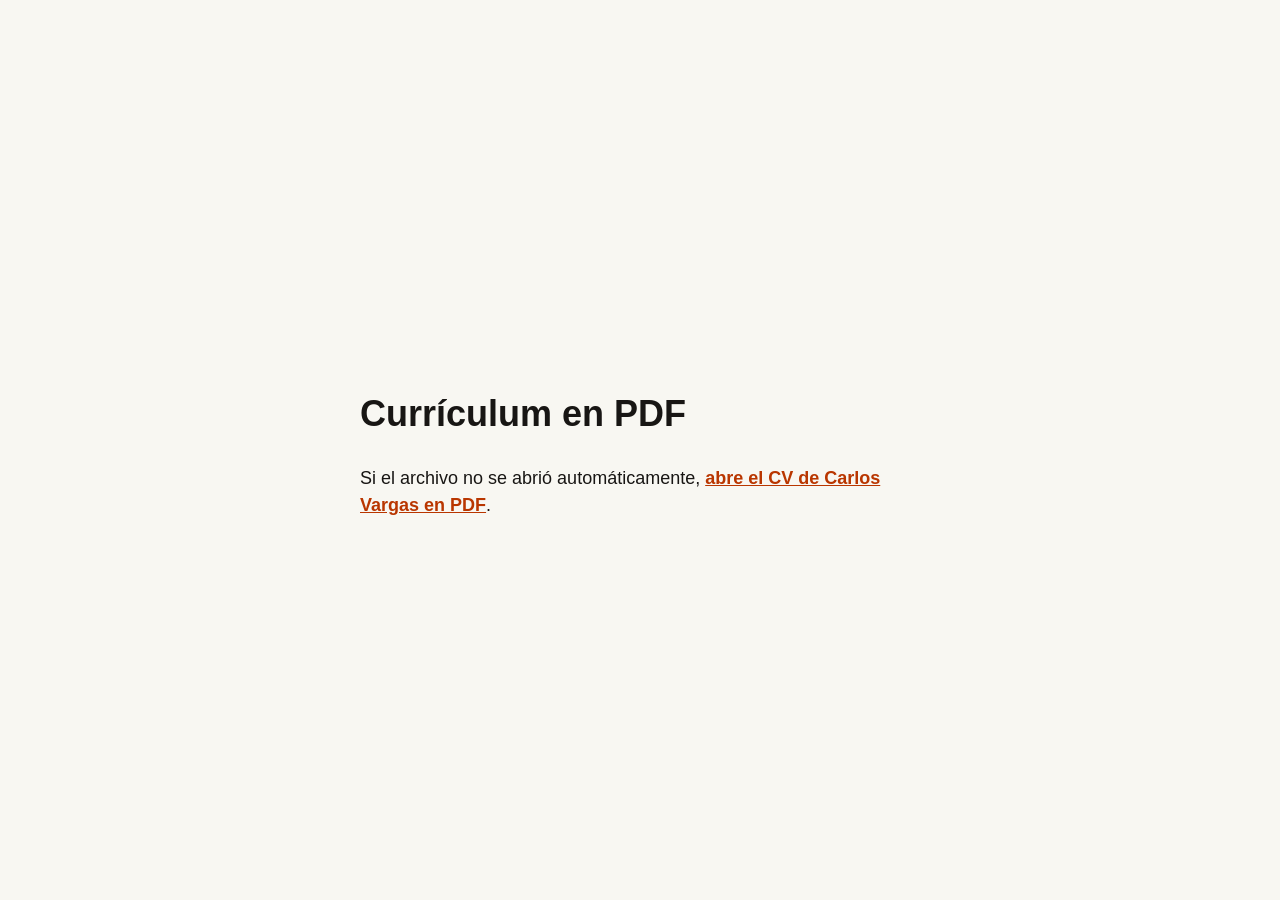
<file: cv.html>
<!doctype html>
<html lang="es-CL">
<head>
<meta charset="utf-8">
<meta name="viewport" content="width=device-width,initial-scale=1">
<meta name="robots" content="noindex,follow">
<meta http-equiv="refresh" content="0; url=assets/cv/Carlos_Vargas_CV_Diseno.pdf">
<title>CV en PDF — Carlos Vargas</title>
<link rel="canonical" href="assets/cv/Carlos_Vargas_CV_Diseno.pdf">
<style>body{margin:0;min-height:100svh;display:grid;place-items:center;font:18px/1.5 Arial,sans-serif;background:#f8f7f2;color:#181614}main{width:min(90%,560px);padding:3rem}a{color:#b93600;font-weight:700}</style>
</head>
<body><main><h1>Currículum en PDF</h1><p>Si el archivo no se abrió automáticamente, <a href="assets/cv/Carlos_Vargas_CV_Diseno.pdf">abre el CV de Carlos Vargas en PDF</a>.</p></main></body>
</html>
</file>
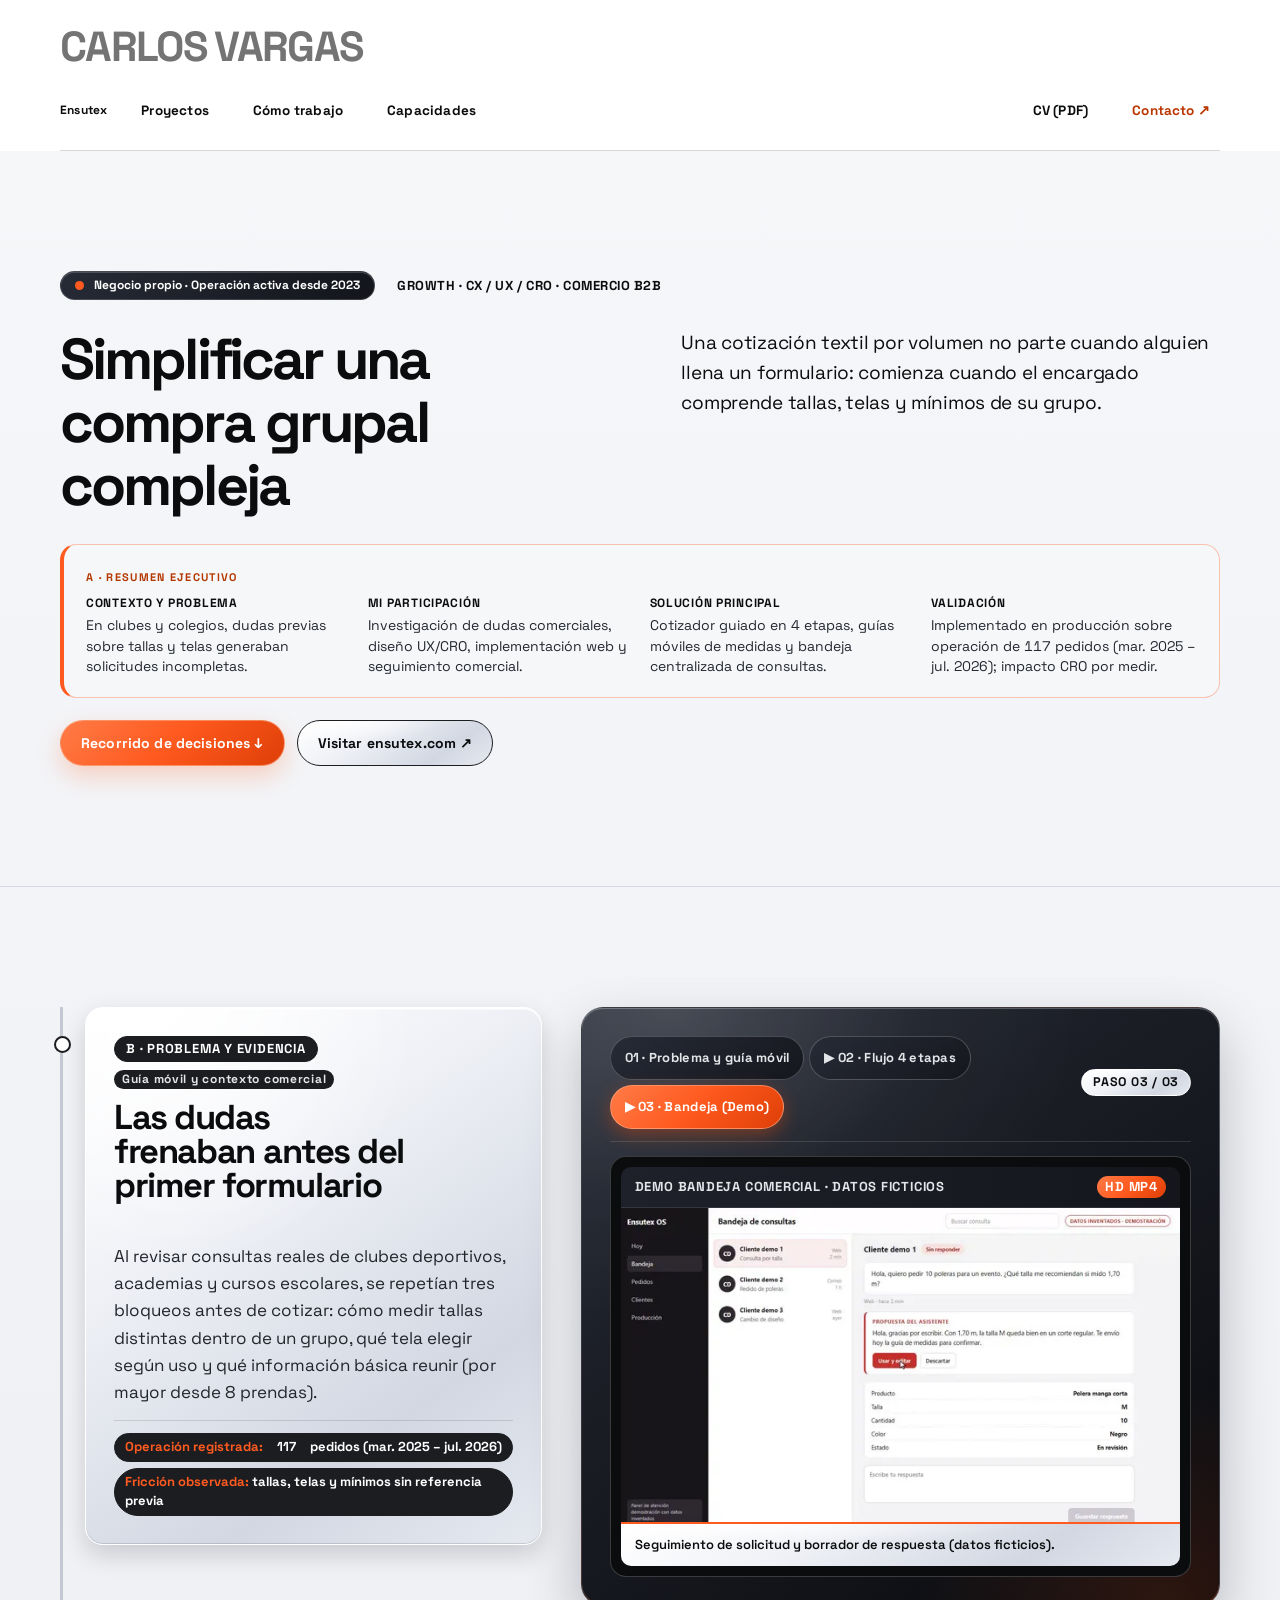
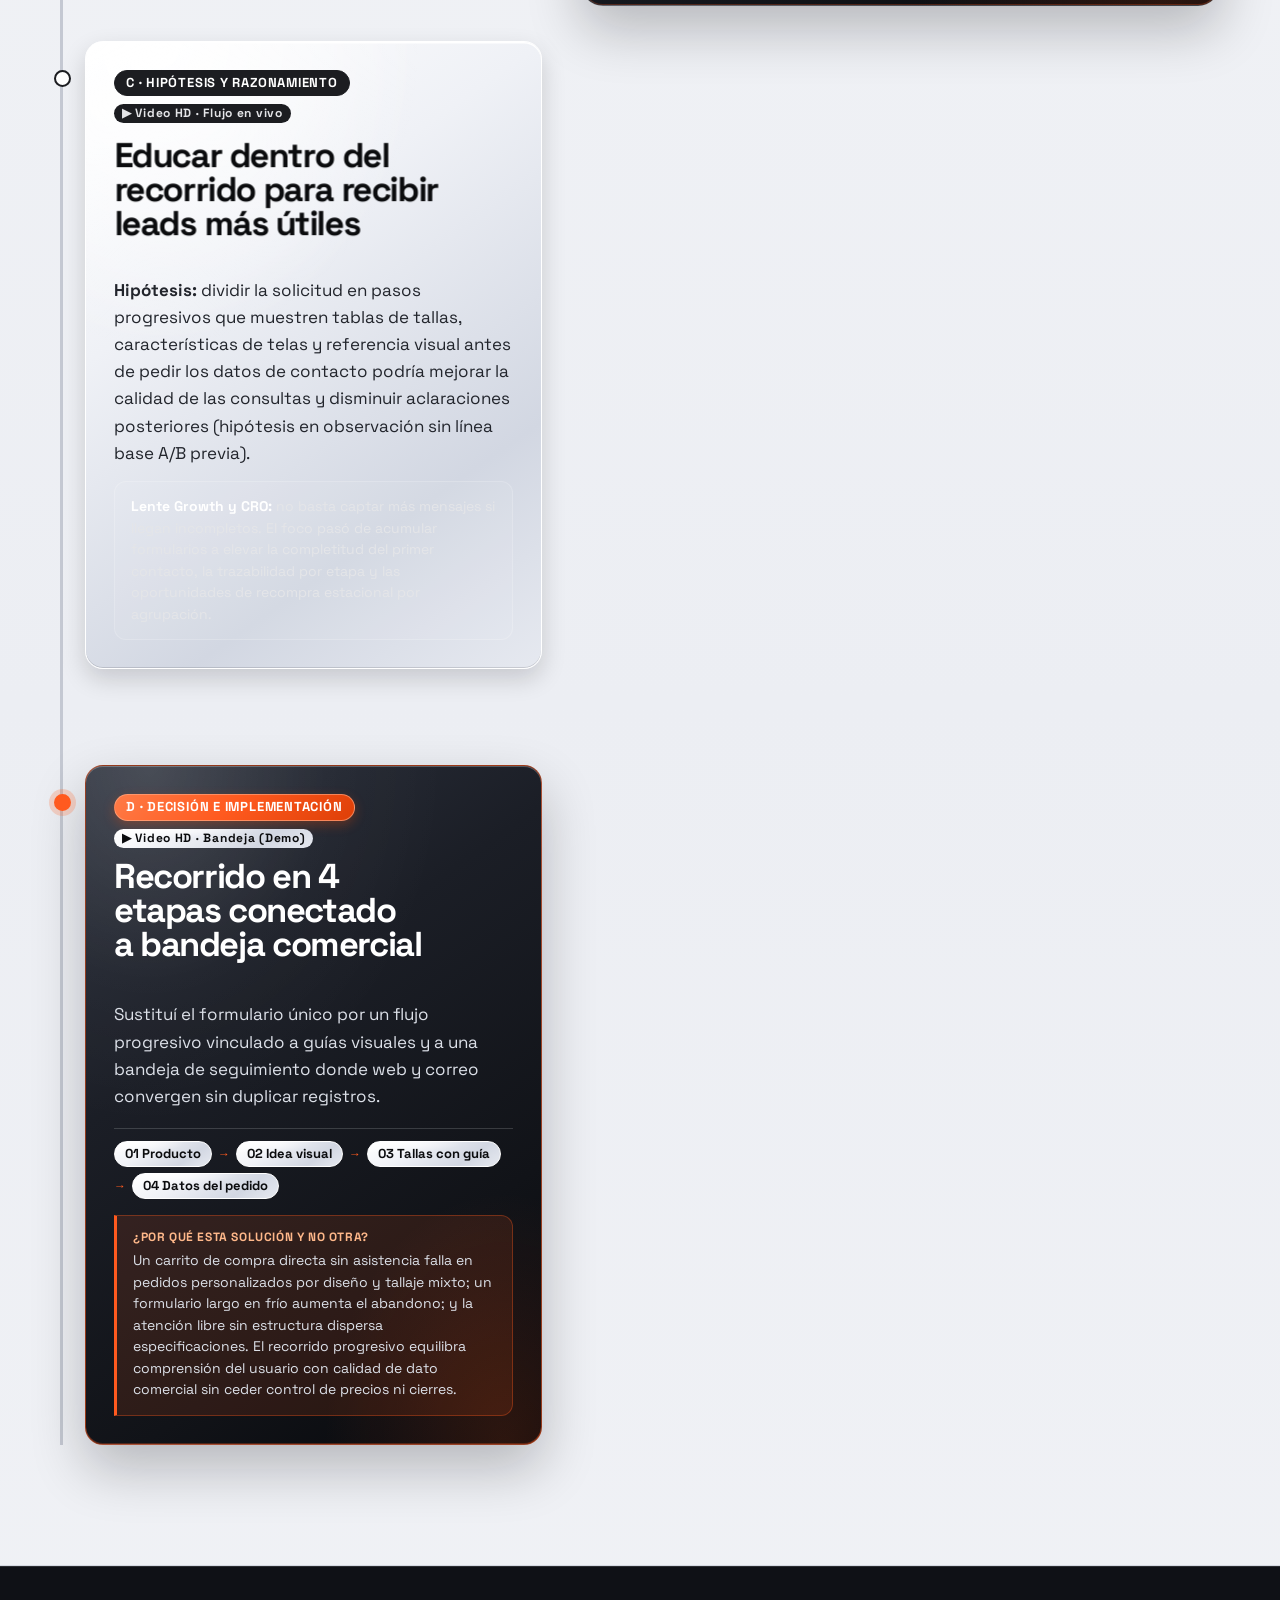
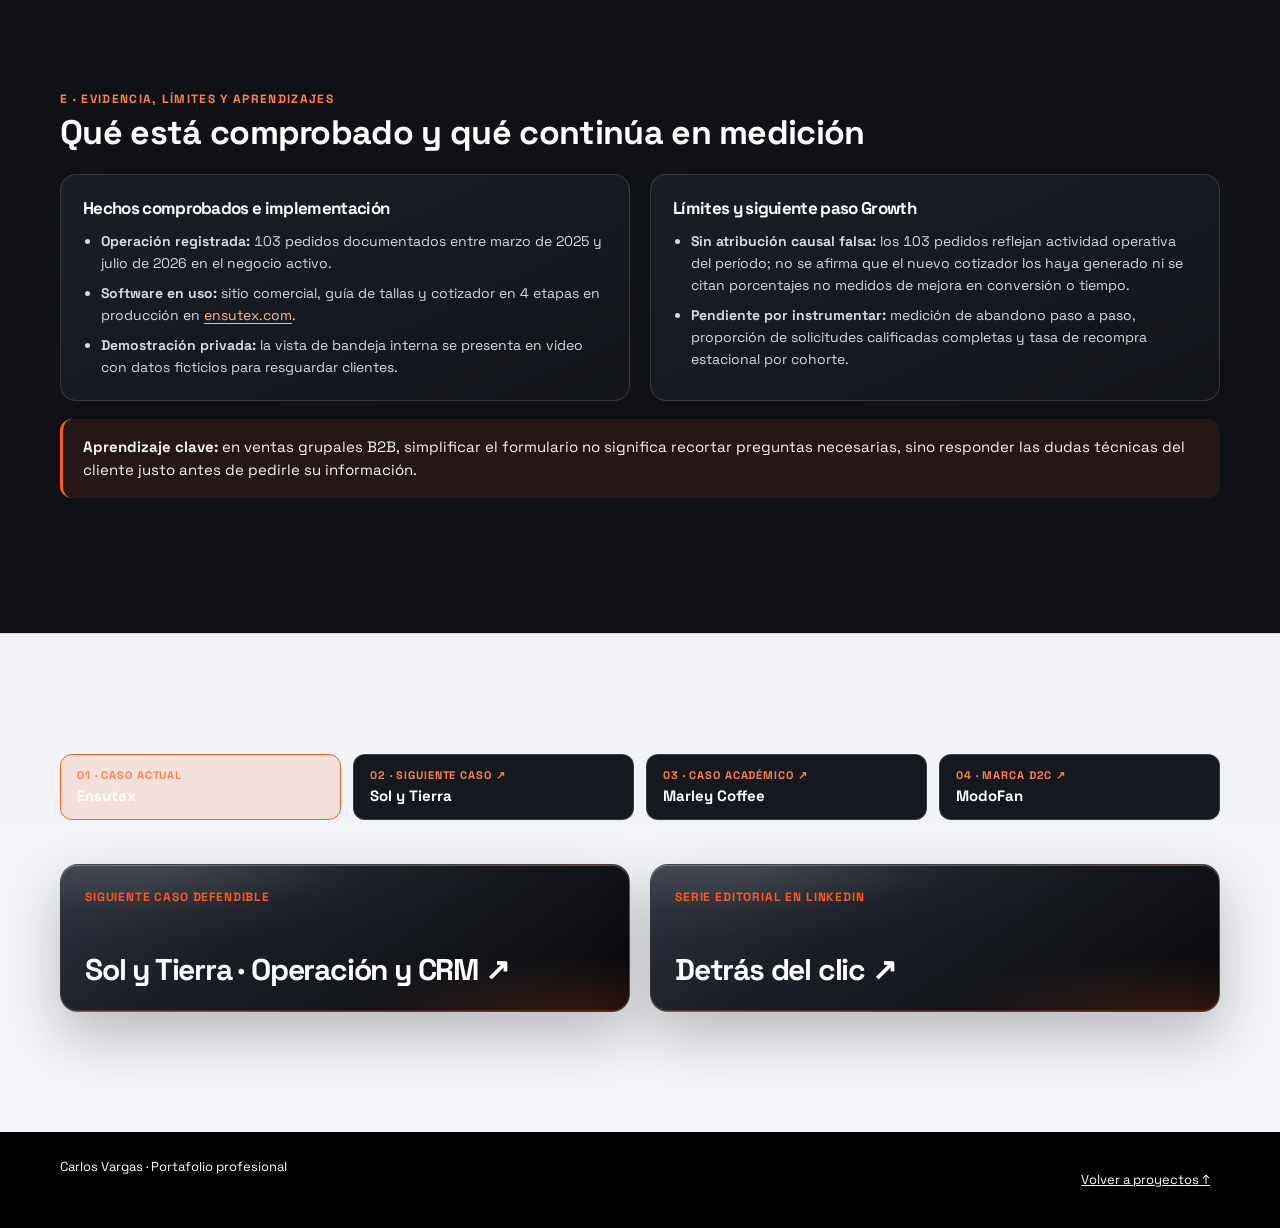
<file: proyectos/ensutex.html>
<!doctype html>
<html lang="es-CL">
<head>
  <meta charset="utf-8">
  <meta name="viewport" content="width=device-width, initial-scale=1">
  <meta name="color-scheme" content="light">
  <title>Ensutex | Caso Growth, UX/CRO B2B | Carlos Vargas</title>
  <meta name="description" content="Caso Ensutex: diagnóstico comercial en compras grupales, cotizador progresivo en 4 etapas y seguimiento sobre 117 pedidos registrados.">
  <link rel="canonical" href="https://carlosvarg1997-sys.github.io/proyectos/ensutex.html">
  <meta property="og:type" content="article">
  <meta property="og:locale" content="es_CL">
  <meta property="og:title" content="Ensutex | Simplificar una compra grupal compleja | Carlos Vargas">
  <meta property="og:description" content="Caso defendible A–E: problema en compras grupales, hipótesis UX/CRO, decisión de cotizador guiado y límites de validación sobre 117 pedidos registrados.">
  <meta property="og:url" content="https://carlosvarg1997-sys.github.io/proyectos/ensutex.html">
  <meta property="og:image" content="https://carlosvarg1997-sys.github.io/assets/img/actual/ensutex-recorrido.webp">
  <meta name="twitter:card" content="summary_large_image">
  <link rel="icon" href="data:image/svg+xml,%3Csvg xmlns='http://www.w3.org/2000/svg' viewBox='0 0 32 32'%3E%3Crect width='32' height='32' rx='4' fill='%231C1D21'/%3E%3Ctext x='16' y='22' font-family='Arial,sans-serif' font-size='15' font-weight='700' fill='%23FF5A1F' text-anchor='middle'%3ECV%3C/text%3E%3C/svg%3E">
  <link rel="stylesheet" href="../assets/css/v2-cases.css?v=20260928-1">
  <link rel="stylesheet" href="../assets/css/v4-motion.css?v=20261024-3">
  <link rel="stylesheet" href="../assets/css/sintesis.css?v=20261025-sintesis-1">
  <link rel="stylesheet" href="../assets/css/lectura.css?v=20261027-revision-2">
  <link rel="stylesheet" href="../assets/css/tipografia-unificada.css?v=20261027-1">
  <link rel="stylesheet" href="../assets/css/legibilidad-20261028.css?v=1">
  <link rel="stylesheet" href="../assets/css/portfolio-v5.css?v=20261111-redesign-1">
  <script src="../assets/js/v2-home.js?v=20261111-sinvelo-3" defer></script>
  <script src="../assets/js/v4-motion.js?v=20261025-relato-1" defer></script>
  <script src="../assets/js/portfolio-v5.js?v=20261111-redesign-1" defer></script>
</head>
<body class="case-page case-v5">
<a class="skip" href="#contenido">Saltar al contenido</a>
<header class="site-head">
  <div class="masthead">
    <a class="masthead__name" href="../index.html">Carlos Vargas</a>
    <nav class="nav" aria-label="Navegación principal">
      <div class="nav__left">
        <span class="nav__brand">Ensutex</span>
        <a href="../index.html#casos">Proyectos</a>
        <a href="../index.html#enfoque">Cómo trabajo</a>
        <a href="../index.html#perfil">Capacidades</a>
      </div>
      <div class="nav__right">
        <a href="../assets/cv/Carlos_Vargas_CV_Diseno.pdf">CV (PDF)</a>
        <a class="nav__accent" href="../index.html#contacto">Contacto ↗</a>
      </div>
    </nav>
  </div>
</header>

<main id="contenido">
  <section class="case-hero">
    <div class="wrap">
      <div class="case-hero__top">
        <span class="kind">Negocio propio · Operación activa desde 2023</span>
        <span class="eyebrow">GROWTH · CX / UX / CRO · COMERCIO B2B</span>
      </div>
      <div class="case-opening">
        <h1 id="caso-titulo" data-typewriter="title">Simplificar una compra grupal compleja</h1>
        <div>
          <p class="case-hero__lead" data-typewriter="copy">Una cotización textil por volumen no parte cuando alguien llena un formulario: comienza cuando el encargado comprende tallas, telas y mínimos de su grupo.</p>
        </div>
      </div>

      <div class="case-exec" aria-labelledby="resumen-ensutex">
        <span class="case-exec__kicker" id="resumen-ensutex">A · RESUMEN EJECUTIVO</span>
        <div class="case-exec__grid">
          <div class="case-exec__item">
            <strong>Contexto y problema</strong>
            <p>En clubes y colegios, dudas previas sobre tallas y telas generaban solicitudes incompletas.</p>
          </div>
          <div class="case-exec__item">
            <strong>Mi participación</strong>
            <p>Investigación de dudas comerciales, diseño UX/CRO, implementación web y seguimiento comercial.</p>
          </div>
          <div class="case-exec__item">
            <strong>Solución principal</strong>
            <p>Cotizador guiado en 4 etapas, guías móviles de medidas y bandeja centralizada de consultas.</p>
          </div>
          <div class="case-exec__item">
            <strong>Validación</strong>
            <p>Implementado en producción sobre operación de 117 pedidos (mar. 2025 – jul. 2026); impacto CRO por medir.</p>
          </div>
        </div>
      </div>

      <div class="case-hero__actions">
        <a class="case-hero__btn case-hero__btn--primary" href="#interfaz">Recorrido de decisiones ↓</a>
        <a class="case-hero__btn case-hero__btn--ghost" href="https://ensutex.com/" target="_blank" rel="noopener noreferrer">Visitar ensutex.com ↗</a>
      </div>
    </div>
  </section>

  <section class="case-journey" id="interfaz" data-case-journey aria-label="Análisis del caso Ensutex">
    <div class="wrap case-journey__shell">
      <div class="case-journey__steps">
        <article class="case-step is-active" id="problema" data-case-step="0" data-card-reveal="left">
          <div class="case-step__head">
            <span class="case-step__badge">B · PROBLEMA Y EVIDENCIA</span>
            <span class="case-step__media-tag">Guía móvil y contexto comercial</span>
          </div>
          <h2 data-typewriter="title">Las dudas frenaban antes del primer formulario</h2>
          <p data-typewriter="copy">Al revisar consultas reales de clubes deportivos, academias y cursos escolares, se repetían tres bloqueos antes de cotizar: cómo medir tallas distintas dentro de un grupo, qué tela elegir según uso y qué información básica reunir (por mayor desde 8 prendas).</p>
          <div class="case-step__kpis">
            <span><strong>Operación registrada:</strong> 117 pedidos (mar. 2025 – jul. 2026)</span>
            <span><strong>Fricción observada:</strong> tallas, telas y mínimos sin referencia previa</span>
          </div>
          <div class="case-step__inline-media">
            <div class="case-media-duo">
              <figure class="case-media-duo__desktop">
                <img src="../assets/img/actual/ensutex-proceso.webp" width="1280" height="720" loading="lazy" decoding="async" alt="Pasos de cotización de Ensutex con prenda, telas y opciones comerciales">
                <figcaption>Secuencia guiada implementada en escritorio.</figcaption>
              </figure>
              <figure class="case-media-duo__mobile">
                <img src="../assets/img/v5/ensutex-medicion-mobile.webp" width="390" height="844" loading="lazy" decoding="async" alt="Guía de tallas de Ensutex en celular con tabla de medidas">
                <figcaption>Guía móvil de tallas para resolver dudas en origen.</figcaption>
              </figure>
            </div>
          </div>
        </article>

        <article class="case-step" id="hipotesis" data-case-step="1" data-card-reveal="left">
          <div class="case-step__head">
            <span class="case-step__badge">C · HIPÓTESIS Y RAZONAMIENTO</span>
            <span class="case-step__media-tag">▶ Video HD · Flujo en vivo</span>
          </div>
          <h2 data-typewriter="title">Educar dentro del recorrido para recibir leads más útiles</h2>
          <p data-typewriter="copy"><strong>Hipótesis:</strong> dividir la solicitud en pasos progresivos que muestren tablas de tallas, características de telas y referencia visual antes de pedir los datos de contacto podría mejorar la calidad de las consultas y disminuir aclaraciones posteriores (hipótesis en observación sin línea base A/B previa).</p>
          <div class="case-growth-box">
            <strong>Lente Growth y CRO:</strong> no basta captar más mensajes si llegan incompletos. El foco pasó de acumular formularios a elevar la completitud del primer contacto, la trazabilidad por etapa y las oportunidades de recompra estacional por agrupación.
          </div>
          <div class="case-step__inline-media">
            <div class="case-media-card">
              <div class="case-media-card__bar"><span>FLUJO REAL EN VIVO · SITIO PÚBLICO ENSUTEX</span><span>HD MP4</span></div>
              <video class="case-media-card__video" src="../assets/video/flujos/ensutex-cotizar-flujo.mp4" poster="../assets/img/flujos/ensutex-cotizar-flujo-poster.webp" muted loop playsinline preload="metadata" aria-label="Recorrido real de cotización en cuatro etapas en ensutex.com"></video>
              <p class="case-media-card__caption">Cotizador guiado en 4 etapas en producción en ensutex.com.</p>
            </div>
          </div>
        </article>

        <article class="case-step" id="decision" data-case-step="2" data-card-reveal="left">
          <div class="case-step__head">
            <span class="case-step__badge">D · DECISIÓN E IMPLEMENTACIÓN</span>
            <span class="case-step__media-tag">▶ Video HD · Bandeja (Demo)</span>
          </div>
          <h2 data-typewriter="title">Recorrido en 4 etapas conectado a bandeja comercial</h2>
          <p data-typewriter="copy">Sustituí el formulario único por un flujo progresivo vinculado a guías visuales y a una bandeja de seguimiento donde web y correo convergen sin duplicar registros.</p>
          <div class="case-step__flow" aria-label="Flujo de cotización en cuatro etapas">
            <span>01 Producto</span><span aria-hidden="true">→</span>
            <span>02 Idea visual</span><span aria-hidden="true">→</span>
            <span>03 Tallas con guía</span><span aria-hidden="true">→</span>
            <span>04 Datos del pedido</span>
          </div>
          <div class="case-why-box">
            <strong>¿Por qué esta solución y no otra?</strong>
            <p>Un carrito de compra directa sin asistencia falla en pedidos personalizados por diseño y tallaje mixto; un formulario largo en frío aumenta el abandono; y la atención libre sin estructura dispersa especificaciones. El recorrido progresivo equilibra comprensión del usuario con calidad de dato comercial sin ceder control de precios ni cierres.</p>
          </div>
          <div class="case-step__inline-media">
            <div class="case-media-card">
              <div class="case-media-card__bar"><span>DEMO BANDEJA COMERCIAL · DATOS FICTICIOS</span><span>HD MP4</span></div>
              <video class="case-media-card__video" src="../assets/video/flujos/ensutex-panel-flujo.mp4" poster="../assets/img/flujos/ensutex-panel-flujo-poster.webp" muted loop playsinline preload="metadata" aria-label="Demostración del panel comercial de Ensutex con datos ficticios"></video>
              <p class="case-media-card__caption">Bandeja comercial demostrada con datos ficticios por privacidad.</p>
            </div>
          </div>
        </article>
      </div>

      <aside class="case-stage" data-case-stage aria-label="Consola interactiva de evidencias y flujos">
        <div class="case-stage__console" data-card-reveal="right">
          <div class="case-stage__top">
            <div class="case-stage__tabs" role="tablist" aria-label="Seleccionar evidencia visual">
              <button type="button" class="case-stage__tab is-active" data-case-tab="0" aria-selected="true">01 · Problema y guía móvil</button>
              <button type="button" class="case-stage__tab" data-case-tab="1" aria-selected="false">▶ 02 · Flujo 4 etapas</button>
              <button type="button" class="case-stage__tab" data-case-tab="2" aria-selected="false">▶ 03 · Bandeja (Demo)</button>
            </div>
            <span class="case-stage__status" data-case-status>PASO 01 / 03</span>
          </div>

          <div class="case-stage__panes">
            <div class="case-stage__pane is-active" data-case-pane="0">
              <div class="case-media-card">
                <div class="case-media-card__bar"><span>GUÍA DE TALLAS · SOLUCIÓN PARA COMPRAS GRUPALES</span><span>WEBP</span></div>
                <img class="case-media-card__img" src="../assets/img/flujos/capturas/ensutex-guia-tallaje.webp" width="1280" height="788" decoding="async" alt="Guía de tallas para uniformes de Ensutex con referencias de medidas desde talla 2 a 5XL">
                <p class="case-media-card__caption">Guía de medidas y tramos para resolver dudas antes de enviar el pedido.</p>
              </div>
            </div>

            <div class="case-stage__pane" data-case-pane="1" aria-hidden="true">
              <div class="case-media-card">
                <div class="case-media-card__bar"><span>FLUJO REAL EN VIVO · SITIO PÚBLICO ENSUTEX</span><span>HD MP4</span></div>
                <video class="case-media-card__video" data-stage-video src="../assets/video/flujos/ensutex-cotizar-flujo.mp4" poster="../assets/img/flujos/ensutex-cotizar-flujo-poster.webp" muted loop playsinline preload="none" aria-label="Recorrido real de cotización en el sitio público de Ensutex"></video>
                <p class="case-media-card__caption">Producto, idea visual, guía de tallas y envío ordenado en ensutex.com.</p>
              </div>
            </div>

            <div class="case-stage__pane" data-case-pane="2" aria-hidden="true">
              <div class="case-media-card">
                <div class="case-media-card__bar"><span>DEMO BANDEJA COMERCIAL · DATOS FICTICIOS</span><span>HD MP4</span></div>
                <video class="case-media-card__video" data-stage-video src="../assets/video/flujos/ensutex-panel-flujo.mp4" poster="../assets/img/flujos/ensutex-panel-flujo-poster.webp" muted loop playsinline preload="none" aria-label="Demostración del panel de atención de Ensutex con datos ficticios"></video>
                <p class="case-media-card__caption">Seguimiento de solicitud y borrador de respuesta (datos ficticios).</p>
              </div>
            </div>
          </div>
        </div>
      </aside>
    </div>
  </section>

  <section class="case-closing" id="evidencia" aria-labelledby="closing-ensutex">
    <div class="wrap">
      <div class="case-closing__head">
        <span class="case-closing__badge">E · EVIDENCIA, LÍMITES Y APRENDIZAJES</span>
        <h2 id="closing-ensutex">Qué está comprobado y qué continúa en medición</h2>
      </div>
      <div class="case-closing__grid">
        <div class="case-closing__panel">
          <h3>Hechos comprobados e implementación</h3>
          <ul>
            <li><strong>Operación registrada:</strong> 117 pedidos documentados entre marzo de 2025 y julio de 2026 en el negocio activo.</li>
            <li><strong>Software en uso:</strong> sitio comercial, guía de tallas y cotizador en 4 etapas en producción en <a href="https://ensutex.com/" target="_blank" rel="noopener noreferrer">ensutex.com</a>.</li>
            <li><strong>Demostración privada:</strong> la vista de bandeja interna se presenta en video con datos ficticios para resguardar clientes.</li>
          </ul>
        </div>
        <div class="case-closing__panel">
          <h3>Límites y siguiente paso Growth</h3>
          <ul>
            <li><strong>Sin atribución causal falsa:</strong> los 117 pedidos reflejan actividad operativa del período; no se afirma que el nuevo cotizador los haya generado ni se citan porcentajes no medidos de mejora en conversión o tiempo.</li>
            <li><strong>Pendiente por instrumentar:</strong> medición de abandono paso a paso, proporción de solicitudes calificadas completas y tasa de recompra estacional por cohorte.</li>
          </ul>
        </div>
      </div>
      <p class="case-closing__takeaway"><strong>Aprendizaje clave:</strong> en ventas grupales B2B, simplificar el formulario no significa recortar preguntas necesarias, sino responder las dudas técnicas del cliente justo antes de pedirle su información.</p>
    </div>
  </section>

  <section class="section" id="aporte" aria-label="Explorar otros casos del portafolio">
    <div class="wrap">
      <nav class="case-interlinks" aria-label="Casos del portafolio">
        <a class="case-interlinks__link" href="ensutex.html" aria-current="page"><span>01 · Caso actual</span><strong>Ensutex</strong></a>
        <a class="case-interlinks__link" href="sol-y-tierra.html"><span>02 · Siguiente caso ↗</span><strong>Sol y Tierra</strong></a>
        <a class="case-interlinks__link" href="marley-coffee.html"><span>03 · Caso académico ↗</span><strong>Marley Coffee</strong></a>
        <a class="case-interlinks__link" href="modofan.html"><span>04 · Marca D2C ↗</span><strong>ModoFan</strong></a>
      </nav>
      <div class="next-grid">
        <a class="next-link" href="sol-y-tierra.html" data-card-reveal="left"><span>Siguiente caso defendible</span><strong>Sol y Tierra · Operación y CRM ↗</strong></a>
        <a class="next-link" href="https://www.linkedin.com/in/carlosvargasmkt/" target="_blank" rel="noopener noreferrer" data-card-reveal="right"><span>Serie editorial en LinkedIn</span><strong>Detrás del clic ↗</strong></a>
      </div>
    </div>
  </section>
</main>
<footer class="footer"><div class="wrap"><span>Carlos Vargas · Portafolio profesional</span><a href="../index.html#casos">Volver a proyectos ↑</a></div></footer>
</body>
</html>
</file>
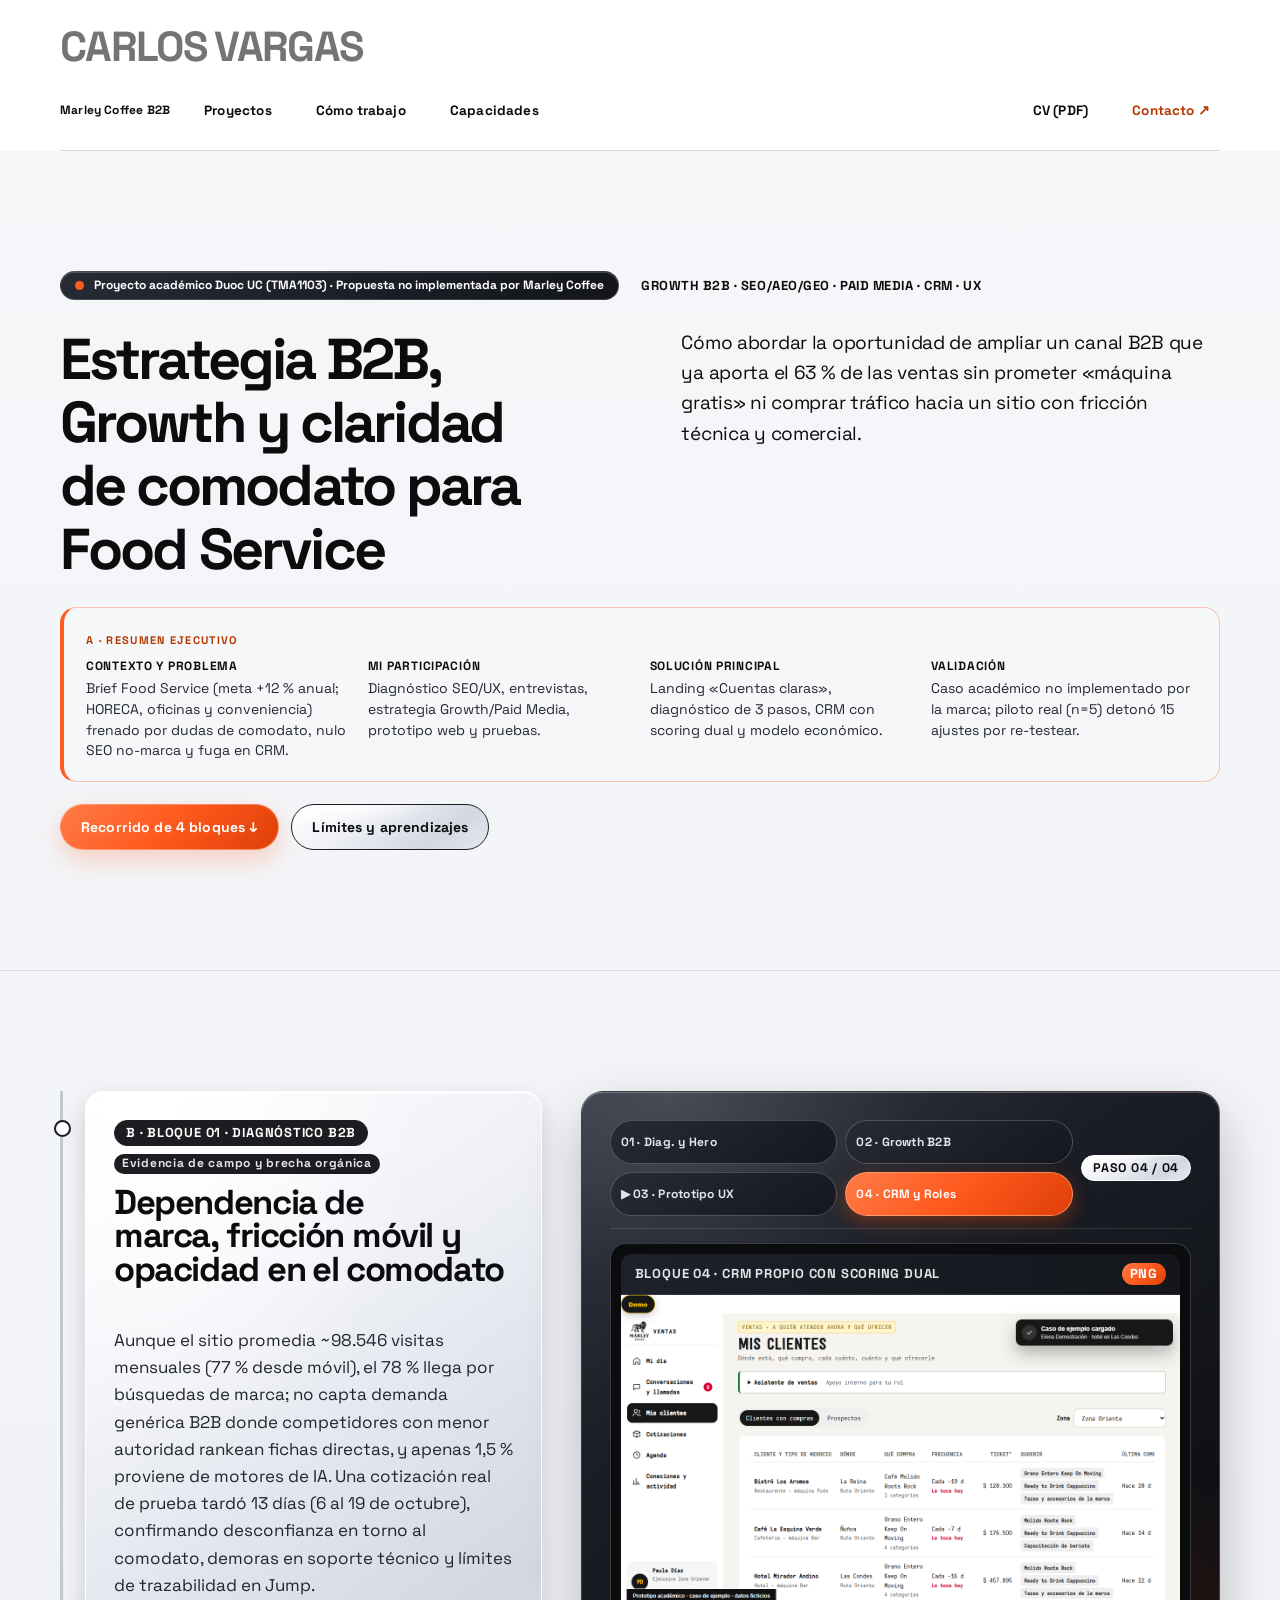
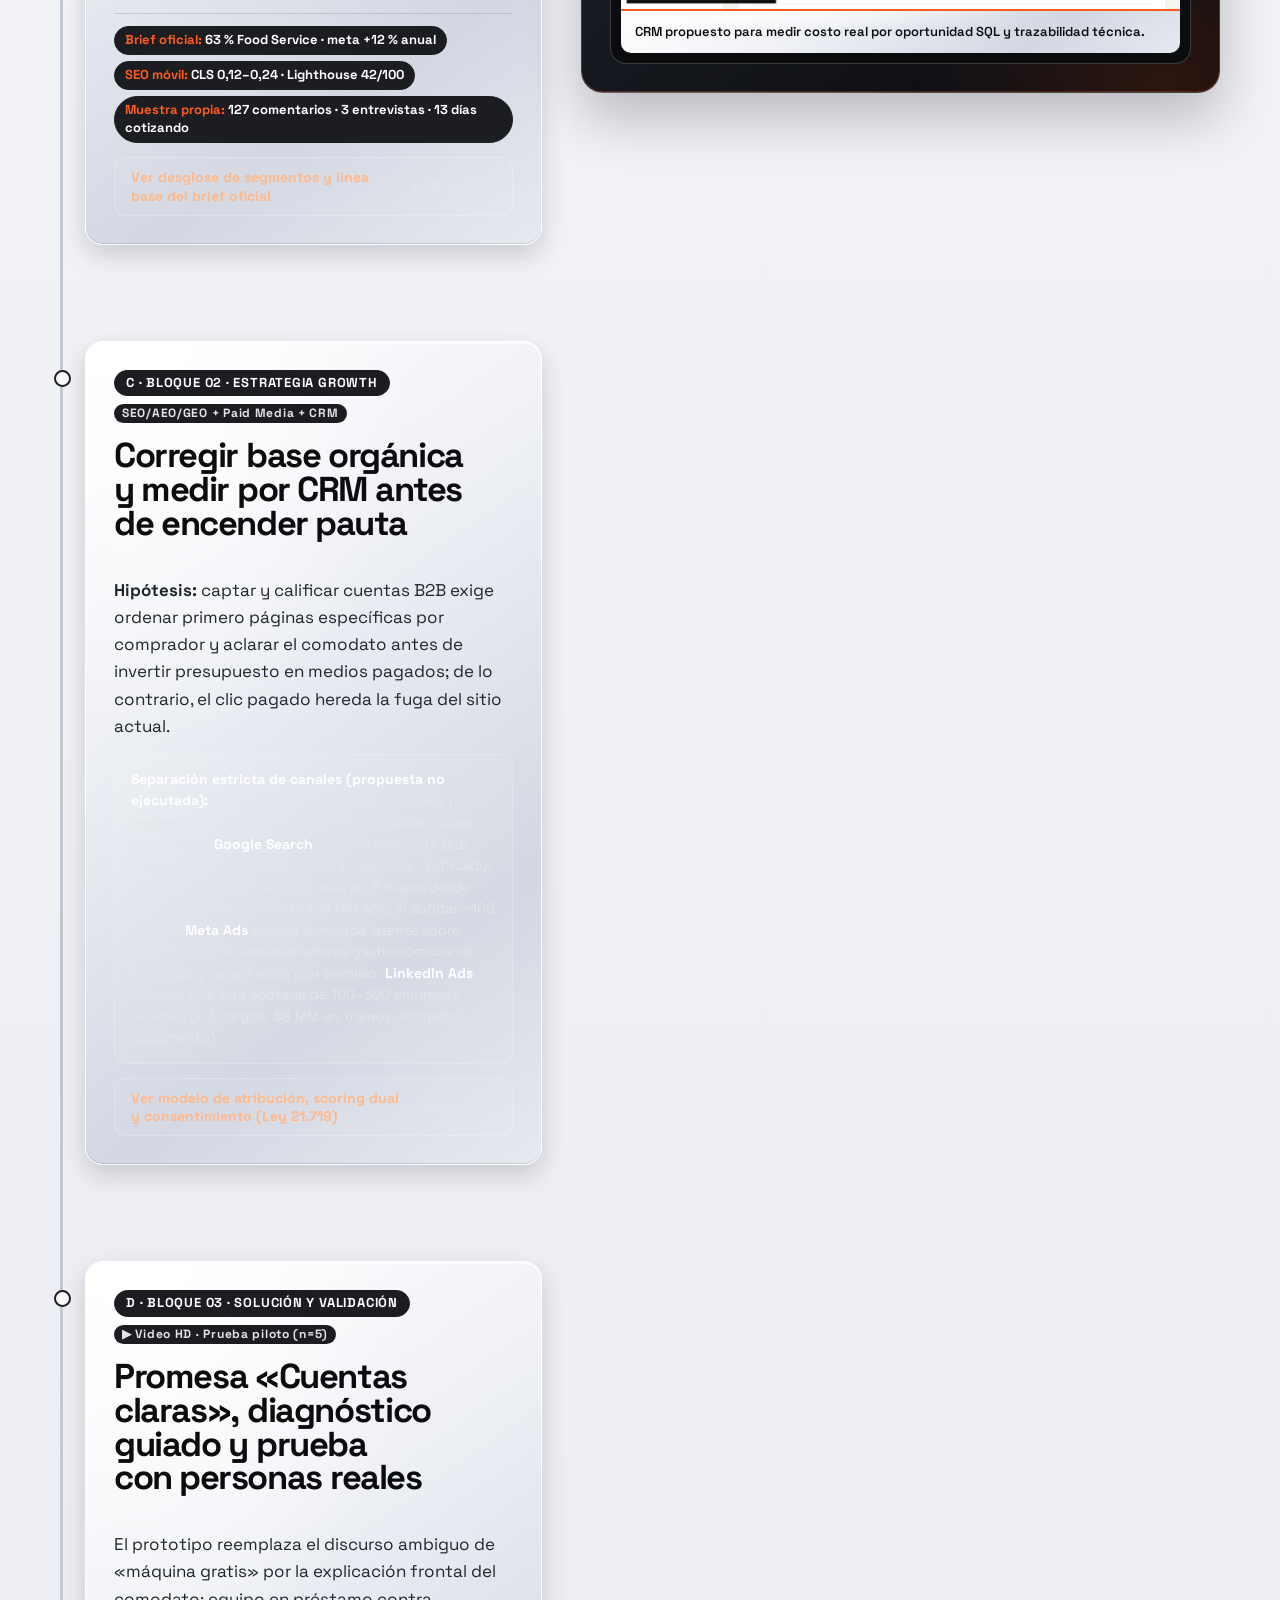
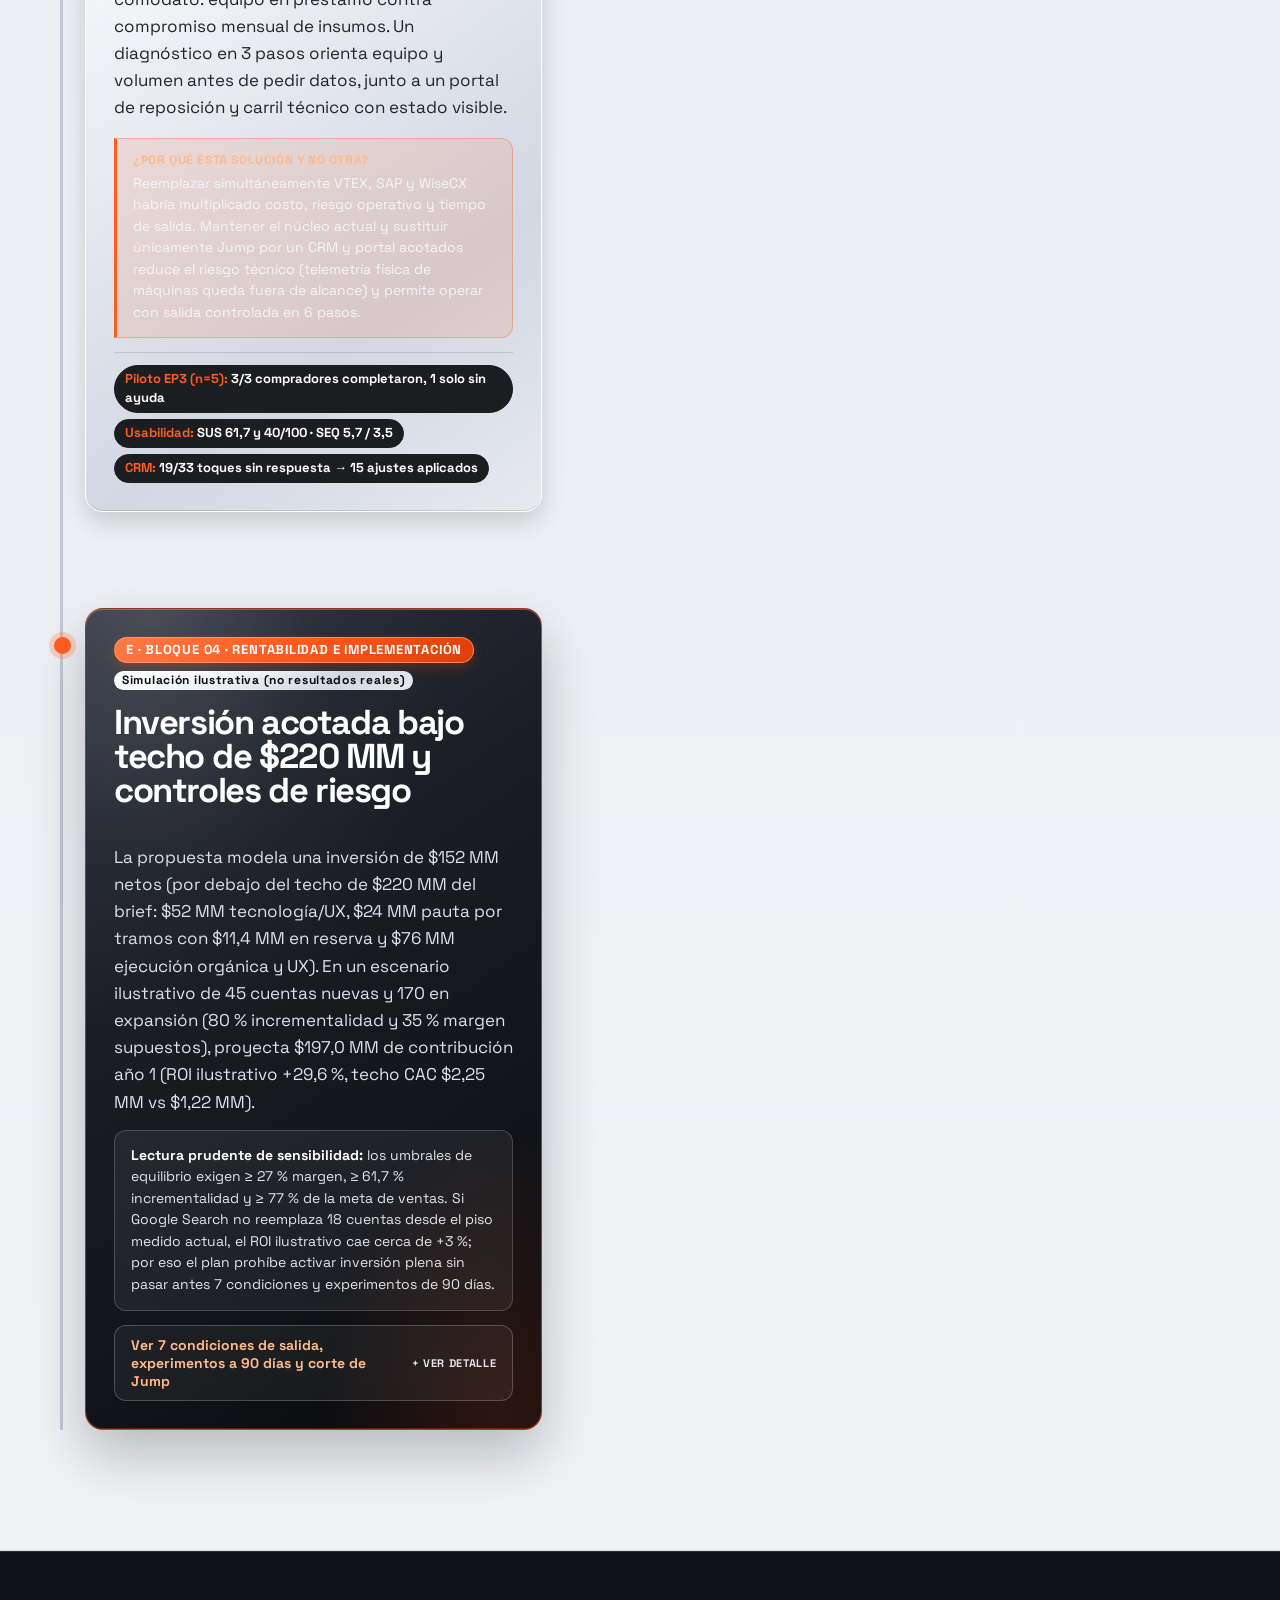
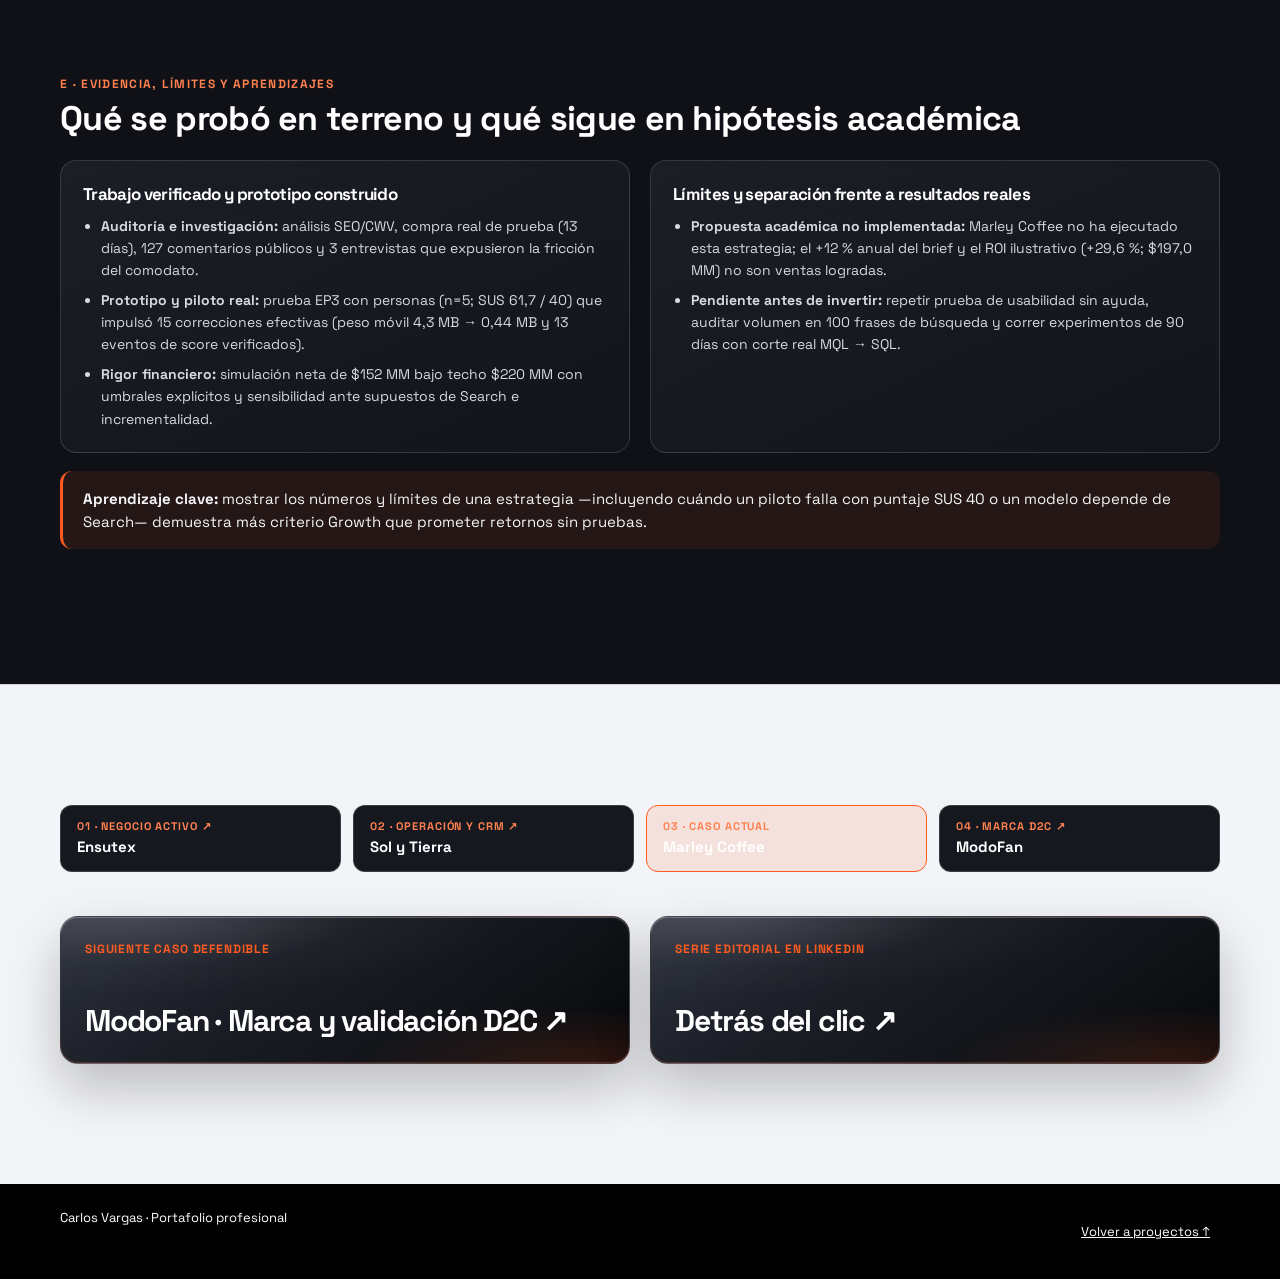
<file: proyectos/marley-coffee.html>
<!doctype html>
<html lang="es-CL">
<head>
  <meta charset="utf-8">
  <meta name="viewport" content="width=device-width, initial-scale=1">
  <meta name="color-scheme" content="light">
  <title>Marley Coffee | Caso Académico B2B | Carlos Vargas</title>
  <meta name="description" content="Caso académico Duoc UC para Marley Coffee Food Service: diagnóstico B2B, SEO/AEO/Paid Media, CRM, piloto real (n=5) y simulación financiera.">
  <link rel="canonical" href="https://carlosvarg1997-sys.github.io/proyectos/marley-coffee.html">
  <meta property="og:type" content="article">
  <meta property="og:locale" content="es_CL">
  <meta property="og:title" content="Marley Coffee B2B | Estrategia Growth y Experiencia de Comodato | Carlos Vargas">
  <meta property="og:description" content="Propuesta académica no implementada por la marca: diagnóstico Food Service, transparencia de comodato «Cuentas claras», Paid Media por canales, pruebas de usabilidad y modelo financiero.">
  <meta property="og:url" content="https://carlosvarg1997-sys.github.io/proyectos/marley-coffee.html">
  <meta property="og:image" content="https://carlosvarg1997-sys.github.io/assets/img/v5/marley-hero-desktop.webp">
  <meta name="twitter:card" content="summary_large_image">
  <link rel="icon" href="data:image/svg+xml,%3Csvg xmlns='http://www.w3.org/2000/svg' viewBox='0 0 32 32'%3E%3Crect width='32' height='32' rx='4' fill='%231C1D21'/%3E%3Ctext x='16' y='22' font-family='Arial,sans-serif' font-size='15' font-weight='700' fill='%23FF5A1F' text-anchor='middle'%3ECV%3C/text%3E%3C/svg%3E">
  <link rel="stylesheet" href="../assets/css/v2-cases.css?v=20260928-1">
  <link rel="stylesheet" href="../assets/css/v4-motion.css?v=20261024-3">
  <link rel="stylesheet" href="../assets/css/sintesis.css?v=20261025-sintesis-1">
  <link rel="stylesheet" href="../assets/css/lectura.css?v=20261027-revision-2">
  <link rel="stylesheet" href="../assets/css/tipografia-unificada.css?v=20261027-1">
  <link rel="stylesheet" href="../assets/css/legibilidad-20261028.css?v=1">
  <link rel="stylesheet" href="../assets/css/portfolio-v5.css?v=20261111-redesign-1">
  <script src="../assets/js/v2-home.js?v=20261111-sinvelo-3" defer></script>
  <script src="../assets/js/v4-motion.js?v=20261025-relato-1" defer></script>
  <script src="../assets/js/portfolio-v5.js?v=20261111-redesign-1" defer></script>
</head>
<body class="case-page case-v5">
<a class="skip" href="#contenido">Saltar al contenido</a>
<header class="site-head">
  <div class="masthead">
    <a class="masthead__name" href="../index.html">Carlos Vargas</a>
    <nav class="nav" aria-label="Navegación principal">
      <div class="nav__left">
        <span class="nav__brand">Marley Coffee B2B</span>
        <a href="../index.html#casos">Proyectos</a>
        <a href="../index.html#enfoque">Cómo trabajo</a>
        <a href="../index.html#perfil">Capacidades</a>
      </div>
      <div class="nav__right">
        <a href="../assets/cv/Carlos_Vargas_CV_Diseno.pdf">CV (PDF)</a>
        <a class="nav__accent" href="../index.html#contacto">Contacto ↗</a>
      </div>
    </nav>
  </div>
</header>

<main id="contenido">
  <section class="case-hero">
    <div class="wrap">
      <div class="case-hero__top">
        <span class="kind">Proyecto académico Duoc UC (TMA1103) · Propuesta no implementada por Marley Coffee</span>
        <span class="eyebrow">GROWTH B2B · SEO/AEO/GEO · PAID MEDIA · CRM · UX</span>
      </div>
      <div class="case-opening">
        <h1 id="caso-titulo" data-typewriter="title">Estrategia B2B, Growth y claridad de comodato para Food Service</h1>
        <div>
          <p class="case-hero__lead" data-typewriter="copy">Cómo abordar la oportunidad de ampliar un canal B2B que ya aporta el 63 % de las ventas sin prometer «máquina gratis» ni comprar tráfico hacia un sitio con fricción técnica y comercial.</p>
        </div>
      </div>

      <div class="case-exec" aria-labelledby="resumen-marley">
        <span class="case-exec__kicker" id="resumen-marley">A · RESUMEN EJECUTIVO</span>
        <div class="case-exec__grid">
          <div class="case-exec__item">
            <strong>Contexto y problema</strong>
            <p>Brief Food Service (meta +12 % anual; HORECA, oficinas y conveniencia) frenado por dudas de comodato, nulo SEO no-marca y fuga en CRM.</p>
          </div>
          <div class="case-exec__item">
            <strong>Mi participación</strong>
            <p>Diagnóstico SEO/UX, entrevistas, estrategia Growth/Paid Media, prototipo web y pruebas.</p>
          </div>
          <div class="case-exec__item">
            <strong>Solución principal</strong>
            <p>Landing «Cuentas claras», diagnóstico de 3 pasos, CRM con scoring dual y modelo económico.</p>
          </div>
          <div class="case-exec__item">
            <strong>Validación</strong>
            <p>Caso académico no implementado por la marca; piloto real (n=5) detonó 15 ajustes por re-testear.</p>
          </div>
        </div>
      </div>

      <div class="case-hero__actions">
        <a class="case-hero__btn case-hero__btn--primary" href="#interfaz">Recorrido de 4 bloques ↓</a>
        <a class="case-hero__btn case-hero__btn--ghost" href="#evidencia">Límites y aprendizajes</a>
      </div>
    </div>
  </section>

  <section class="case-journey" id="interfaz" data-case-journey aria-label="Análisis en cuatro bloques del caso Marley Coffee">
    <div class="wrap case-journey__shell">
      <div class="case-journey__steps">
        <article class="case-step is-active" id="diagnostico" data-case-step="0" data-card-reveal="left">
          <div class="case-step__head">
            <span class="case-step__badge">B · BLOQUE 01 · DIAGNÓSTICO B2B</span>
            <span class="case-step__media-tag">Evidencia de campo y brecha orgánica</span>
          </div>
          <h2 data-typewriter="title">Dependencia de marca, fricción móvil y opacidad en el comodato</h2>
          <p data-typewriter="copy">Aunque el sitio promedia ~98.546 visitas mensuales (77 % desde móvil), el 78 % llega por búsquedas de marca; no capta demanda genérica B2B donde competidores con menor autoridad rankean fichas directas, y apenas 1,5 % proviene de motores de IA. Una cotización real de prueba tardó 13 días (6 al 19 de octubre), confirmando desconfianza en torno al comodato, demoras en soporte técnico y límites de trazabilidad en Jump.</p>
          <div class="case-step__kpis">
            <span><strong>Brief oficial:</strong> 63 % Food Service · meta +12 % anual</span>
            <span><strong>SEO móvil:</strong> CLS 0,12–0,24 · Lighthouse 42/100</span>
            <span><strong>Muestra propia:</strong> 127 comentarios · 3 entrevistas · 13 días cotizando</span>
          </div>
          <details class="case-details case-details--light">
            <summary>Ver desglose de segmentos y línea base del brief oficial</summary>
            <div class="case-details__body">
              <p><strong>Segmentos prioritarios:</strong> el brief documenta 3.390 puntos y 4.000 máquinas repartidos en HORECA (36 %), oficinas OCS (12 %), conveniencia (9 %) y panaderías (6 %). En coherencia con la estructura HORECA, oficinas y conveniencia, el prototipo ordena cuatro recorridos concretos de comprador (hotel, restaurante, cafetería y oficina) más escenarios ilustrativos de panadería y conveniencia.</p>
              <p><strong>Indicadores de partida del brief:</strong> 18 % de reposición digital HORECA (meta 40 %), 6,8 % de quiebres OCS (meta reducir 30 % y OTIF ≥ 96 %), NPS 42 (meta 52), retención 86 % (meta 90 %), +25 % en leads B2B y +8 % en puntos activos.</p>
            </div>
          </details>
          <div class="case-step__inline-media">
            <div class="case-media-card">
              <div class="case-media-card__bar"><span>PROTOTIPO ACADÉMICO · PORTADA B2B POR SEGMENTO</span><span>WEBP</span></div>
              <img class="case-media-card__img" src="../assets/img/v5/marley-hero-desktop.webp" width="1280" height="720" loading="lazy" decoding="async" alt="Propuesta de portada B2B para Marley Coffee Food Service con foco en HORECA, oficinas y conveniencia">
              <p class="case-media-card__caption">Propuesta visual orientada a resolver la promesa B2B antes del formulario.</p>
            </div>
          </div>
        </article>

        <article class="case-step" id="growth" data-case-step="1" data-card-reveal="left">
          <div class="case-step__head">
            <span class="case-step__badge">C · BLOQUE 02 · ESTRATEGIA GROWTH</span>
            <span class="case-step__media-tag">SEO/AEO/GEO + Paid Media + CRM</span>
          </div>
          <h2 data-typewriter="title">Corregir base orgánica y medir por CRM antes de encender pauta</h2>
          <p data-typewriter="copy"><strong>Hipótesis:</strong> captar y calificar cuentas B2B exige ordenar primero páginas específicas por comprador y aclarar el comodato antes de invertir presupuesto en medios pagados; de lo contrario, el clic pagado hereda la fuga del sitio actual.</p>
          <div class="case-growth-box">
            <strong>Separación estricta de canales (propuesta no ejecutada):</strong>
            SEO/AEO/GEO atiende base técnica (CLS, páginas por comprador y FAQ reales citables sobre comodato). <strong>Google Search</strong> captura demanda B2B activa con negativas de hogar (-cápsulas, -liofilizado; piso medido de 42–45 clics/mes en 8 frases desde $0,6 MM, ampliable hasta $14 MM solo al auditar ~100 frases). <strong>Meta Ads</strong> trabaja demanda latente sobre 20.400–24.000 administradores gastronómicos de Santiago y remarketing con permiso. <strong>LinkedIn Ads</strong> impacta una lista acotada de 100–300 empresas objetivo (≥ 3 cargos, $8 MM en tramos, formatos documento).
          </div>
          <details class="case-details case-details--light">
            <summary>Ver modelo de atribución, scoring dual y consentimiento (Ley 21.719)</summary>
            <div class="case-details__body">
              <p><strong>Fuente única de verdad:</strong> taxonomía UTM unificada vinculada a un CRM propio con deduplicación para medir costo real por oportunidad y no solo clics de plataforma.</p>
              <p><strong>Scoring dual:</strong> MQL automático combinando 13 eventos digitales más filtros geográficos y de consumo; SQL validado únicamente cuando Ventas acepta la cuenta y registra seguimiento, evitando inflar métricas internas.</p>
            </div>
          </details>
          <div class="case-step__inline-media">
            <div class="case-media-card">
              <div class="case-media-card__bar"><span>CATÁLOGO Y ORIENTACIÓN POR SEGMENTO · PROTOTIPO</span><span>WEBP</span></div>
              <img class="case-media-card__img" src="../assets/img/v5/marley-insumos-desktop.webp" width="1280" height="720" loading="lazy" decoding="async" alt="Vista de máquinas e insumos B2B segmentada por necesidades comerciales en prototipo Marley Coffee">
              <p class="case-media-card__caption">Arquitectura de solución diseñada para búsquedas no-marca de café en oficina y HORECA.</p>
            </div>
          </div>
        </article>

        <article class="case-step" id="solucion" data-case-step="2" data-card-reveal="left">
          <div class="case-step__head">
            <span class="case-step__badge">D · BLOQUE 03 · SOLUCIÓN Y VALIDACIÓN</span>
            <span class="case-step__media-tag">▶ Video HD · Prueba piloto (n=5)</span>
          </div>
          <h2 data-typewriter="title">Promesa «Cuentas claras», diagnóstico guiado y prueba con personas reales</h2>
          <p data-typewriter="copy">El prototipo reemplaza el discurso ambiguo de «máquina gratis» por la explicación frontal del comodato: equipo en préstamo contra compromiso mensual de insumos. Un diagnóstico en 3 pasos orienta equipo y volumen antes de pedir datos, junto a un portal de reposición y carril técnico con estado visible.</p>
          <div class="case-why-box">
            <strong>¿Por qué esta solución y no otra?</strong>
            <p>Reemplazar simultáneamente VTEX, SAP y WiseCX habría multiplicado costo, riesgo operativo y tiempo de salida. Mantener el núcleo actual y sustituir únicamente Jump por un CRM y portal acotados reduce el riesgo técnico (telemetría física de máquinas queda fuera de alcance) y permite operar con salida controlada en 6 pasos.</p>
          </div>
          <div class="case-step__kpis">
            <span><strong>Piloto EP3 (n=5):</strong> 3/3 compradores completaron, 1 solo sin ayuda</span>
            <span><strong>Usabilidad:</strong> SUS 61,7 y 40/100 · SEQ 5,7 / 3,5</span>
            <span><strong>CRM:</strong> 19/33 toques sin respuesta → 15 ajustes aplicados</span>
          </div>
          <div class="case-step__inline-media">
            <div class="case-media-card">
              <div class="case-media-card__bar"><span>RECORRIDO EN PROTOTIPO B2B · ADAPTACIÓN MÓVIL</span><span>HD MP4</span></div>
              <video class="case-media-card__video" src="../assets/video/flujos/marley-empresas-flujo.mp4" poster="../assets/img/flujos/marley-empresas-flujo-poster.webp" muted loop playsinline preload="metadata" aria-label="Recorrido interactivo del prototipo B2B propuesto para Marley Coffee"></video>
              <p class="case-media-card__caption">Tras la prueba piloto (peso móvil bajado de 4,3 MB a 0,44 MB), falta repetir prueba con personas antes de pautar.</p>
            </div>
          </div>
        </article>

        <article class="case-step" id="rentabilidad" data-case-step="3" data-card-reveal="left">
          <div class="case-step__head">
            <span class="case-step__badge">E · BLOQUE 04 · RENTABILIDAD E IMPLEMENTACIÓN</span>
            <span class="case-step__media-tag">Simulación ilustrativa (no resultados reales)</span>
          </div>
          <h2 data-typewriter="title">Inversión acotada bajo techo de $220 MM y controles de riesgo</h2>
          <p data-typewriter="copy">La propuesta modela una inversión de $152 MM netos (por debajo del techo de $220 MM del brief: $52 MM tecnología/UX, $24 MM pauta por tramos con $11,4 MM en reserva y $76 MM ejecución orgánica y UX). En un escenario ilustrativo de 45 cuentas nuevas y 170 en expansión (80 % incrementalidad y 35 % margen supuestos), proyecta $197,0 MM de contribución año 1 (ROI ilustrativo +29,6 %, techo CAC $2,25 MM vs $1,22 MM).</p>
          <div class="case-growth-box">
            <strong>Lectura prudente de sensibilidad:</strong> los umbrales de equilibrio exigen ≥ 27 % margen, ≥ 61,7 % incrementalidad y ≥ 77 % de la meta de ventas. Si Google Search no reemplaza 18 cuentas desde el piso medido actual, el ROI ilustrativo cae cerca de +3 %; por eso el plan prohíbe activar inversión plena sin pasar antes 7 condiciones y experimentos de 90 días.
          </div>
          <details class="case-details case-details--light">
            <summary>Ver 7 condiciones de salida, experimentos a 90 días y corte de Jump</summary>
            <div class="case-details__body">
              <p><strong>Gate de 7 condiciones antes de escalar pauta:</strong> 2.ª prueba de usabilidad sin asistencia externa, consentimiento Ley 21.719 operativo, prueba de estrés de CRM, verificación de ~100 frases en Google Search, protocolo de atención menor a 24 h, planilla manual de respaldo ante caída del CRM y plan de reversión de Jump en 6 pasos.</p>
              <p><strong>Plan de 12 meses en 6 fases:</strong> estabilización móvil y contenido comodato → CRM y piloto B2B controlado → validación de mensajes Search/LinkedIn a 90 días → escalamiento progresivo sujeto a payback y tasa real de SQL.</p>
            </div>
          </details>
          <div class="case-step__inline-media">
            <div class="case-media-duo">
              <figure class="case-media-duo__desktop">
                <img src="../assets/img/flujos/capturas/marley-crm-roles.webp" width="1280" height="720" loading="lazy" decoding="async" alt="Prototipo de CRM comercial con separación de roles MQL, SQL y seguimiento técnico">
                <figcaption>Roles, trazabilidad MQL/SQL y carril técnico en el CRM propuesto.</figcaption>
              </figure>
              <figure class="case-media-duo__mobile">
                <img src="../assets/img/flujos/capturas/marley-vista-celular.webp" width="390" height="844" loading="lazy" decoding="async" alt="Vista móvil optimizada tras las 15 correcciones de la prueba piloto EP3">
                <figcaption>Versión móvil aligerada de 4,3 MB a 0,44 MB tras piloto EP3.</figcaption>
              </figure>
            </div>
          </div>
        </article>
      </div>

      <aside class="case-stage" data-case-stage aria-label="Consola visual por bloques del caso Marley Coffee">
        <div class="case-stage__console" data-card-reveal="right">
          <div class="case-stage__top">
            <div class="case-stage__tabs case-stage__tabs--4" role="tablist" aria-label="Seleccionar bloque visual">
              <button type="button" class="case-stage__tab is-active" data-case-tab="0" aria-selected="true">01 · Diag. y Hero</button>
              <button type="button" class="case-stage__tab" data-case-tab="1" aria-selected="false">02 · Growth B2B</button>
              <button type="button" class="case-stage__tab" data-case-tab="2" aria-selected="false">▶ 03 · Prototipo UX</button>
              <button type="button" class="case-stage__tab" data-case-tab="3" aria-selected="false">04 · CRM y Roles</button>
            </div>
            <span class="case-stage__status" data-case-status>PASO 01 / 04</span>
          </div>

          <div class="case-stage__panes">
            <div class="case-stage__pane is-active" data-case-pane="0">
              <div class="case-media-card">
                <div class="case-media-card__bar"><span>BLOQUE 01 · PORTADA PROPUESTA HORECA Y OFICINAS</span><span>WEBP</span></div>
                <img class="case-media-card__img" src="../assets/img/v5/marley-hero-desktop.webp" width="1280" height="720" decoding="async" alt="Portada B2B propuesta para resolver búsquedas comerciales y explicar el comodato">
                <p class="case-media-card__caption">Enfoque comercial para capturar búsquedas B2B no-marca con promesa transparente.</p>
              </div>
            </div>

            <div class="case-stage__pane" data-case-pane="1" aria-hidden="true">
              <div class="case-media-card">
                <div class="case-media-card__bar"><span>BLOQUE 02 · ARQUITECTURA DE INSUMOS Y SEO B2B</span><span>WEBP</span></div>
                <img class="case-media-card__img" src="../assets/img/v5/marley-insumos-desktop.webp" width="1280" height="720" decoding="async" alt="Vista propuesta de catálogo de máquinas e insumos B2B según perfil de negocio">
                <p class="case-media-card__caption">Rutas segmentadas por comprador para conectar SEO/AEO con captura pagada verificada.</p>
              </div>
            </div>

            <div class="case-stage__pane" data-case-pane="2" aria-hidden="true">
              <div class="case-media-card">
                <div class="case-media-card__bar"><span>BLOQUE 03 · PROTOTIPO FUNCIONAL TESTEADO (n=5)</span><span>HD MP4</span></div>
                <video class="case-media-card__video" data-stage-video src="../assets/video/flujos/marley-empresas-flujo.mp4" poster="../assets/img/flujos/marley-empresas-flujo-poster.webp" muted loop playsinline preload="none" aria-label="Demostración en video del prototipo B2B y flujo de diagnóstico para Marley Coffee"></video>
                <p class="case-media-card__caption">Diagnóstico en 3 pasos, promesa «Cuentas claras» y ajustes surgidos de la prueba piloto.</p>
              </div>
            </div>

            <div class="case-stage__pane" data-case-pane="3" aria-hidden="true">
              <div class="case-media-card">
                <div class="case-media-card__bar"><span>BLOQUE 04 · CRM PROPIO CON SCORING DUAL</span><span>PNG</span></div>
                <img class="case-media-card__img" src="../assets/img/actual/marley-crm.png" width="1280" height="720" decoding="async" alt="Interfaz de CRM propuesto para trazabilidad MQL, aceptación SQL y reemplazo controlado de Jump">
                <p class="case-media-card__caption">CRM propuesto para medir costo real por oportunidad SQL y trazabilidad técnica.</p>
              </div>
            </div>
          </div>
        </div>
      </aside>
    </div>
  </section>

  <section class="case-closing" id="evidencia" aria-labelledby="closing-marley">
    <div class="wrap">
      <div class="case-closing__head">
        <span class="case-closing__badge">E · EVIDENCIA, LÍMITES Y APRENDIZAJES</span>
        <h2 id="closing-marley">Qué se probó en terreno y qué sigue en hipótesis académica</h2>
      </div>
      <div class="case-closing__grid">
        <div class="case-closing__panel">
          <h3>Trabajo verificado y prototipo construido</h3>
          <ul>
            <li><strong>Auditoría e investigación:</strong> análisis SEO/CWV, compra real de prueba (13 días), 127 comentarios públicos y 3 entrevistas que expusieron la fricción del comodato.</li>
            <li><strong>Prototipo y piloto real:</strong> prueba EP3 con personas (n=5; SUS 61,7 / 40) que impulsó 15 correcciones efectivas (peso móvil 4,3 MB → 0,44 MB y 13 eventos de score verificados).</li>
            <li><strong>Rigor financiero:</strong> simulación neta de $152 MM bajo techo $220 MM con umbrales explícitos y sensibilidad ante supuestos de Search e incrementalidad.</li>
          </ul>
        </div>
        <div class="case-closing__panel">
          <h3>Límites y separación frente a resultados reales</h3>
          <ul>
            <li><strong>Propuesta académica no implementada:</strong> Marley Coffee no ha ejecutado esta estrategia; el +12 % anual del brief y el ROI ilustrativo (+29,6 %; $197,0 MM) no son ventas logradas.</li>
            <li><strong>Pendiente antes de invertir:</strong> repetir prueba de usabilidad sin ayuda, auditar volumen en 100 frases de búsqueda y correr experimentos de 90 días con corte real MQL → SQL.</li>
          </ul>
        </div>
      </div>
      <p class="case-closing__takeaway"><strong>Aprendizaje clave:</strong> mostrar los números y límites de una estrategia —incluyendo cuándo un piloto falla con puntaje SUS 40 o un modelo depende de Search— demuestra más criterio Growth que prometer retornos sin pruebas.</p>
    </div>
  </section>

  <section class="section" id="aporte" aria-label="Explorar otros casos del portafolio">
    <div class="wrap">
      <nav class="case-interlinks" aria-label="Casos del portafolio">
        <a class="case-interlinks__link" href="ensutex.html"><span>01 · Negocio activo ↗</span><strong>Ensutex</strong></a>
        <a class="case-interlinks__link" href="sol-y-tierra.html"><span>02 · Operación y CRM ↗</span><strong>Sol y Tierra</strong></a>
        <a class="case-interlinks__link" href="marley-coffee.html" aria-current="page"><span>03 · Caso actual</span><strong>Marley Coffee</strong></a>
        <a class="case-interlinks__link" href="modofan.html"><span>04 · Marca D2C ↗</span><strong>ModoFan</strong></a>
      </nav>
      <div class="next-grid">
        <a class="next-link" href="modofan.html" data-card-reveal="left"><span>Siguiente caso defendible</span><strong>ModoFan · Marca y validación D2C ↗</strong></a>
        <a class="next-link" href="https://www.linkedin.com/in/carlosvargasmkt/" target="_blank" rel="noopener noreferrer" data-card-reveal="right"><span>Serie editorial en LinkedIn</span><strong>Detrás del clic ↗</strong></a>
      </div>
    </div>
  </section>
</main>
<footer class="footer"><div class="wrap"><span>Carlos Vargas · Portafolio profesional</span><a href="../index.html#casos">Volver a proyectos ↑</a></div></footer>
</body>
</html>
</file>
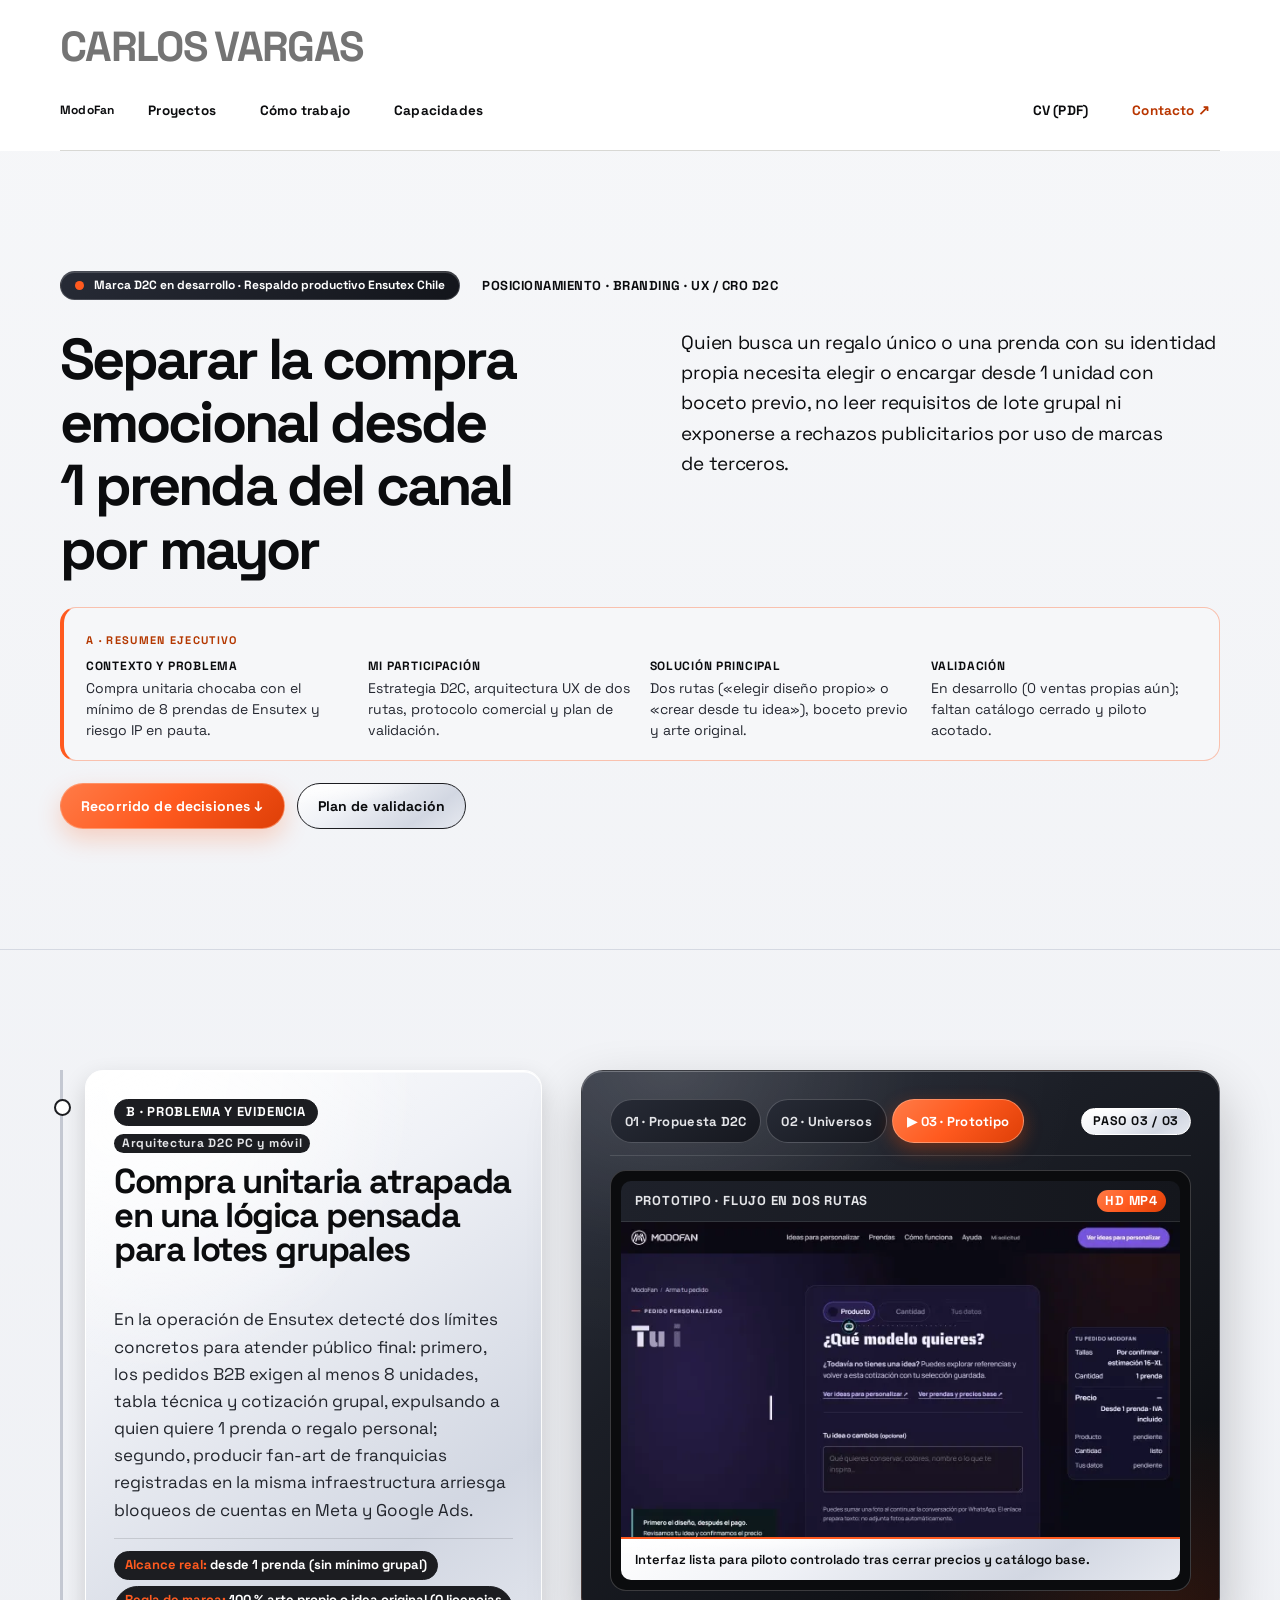
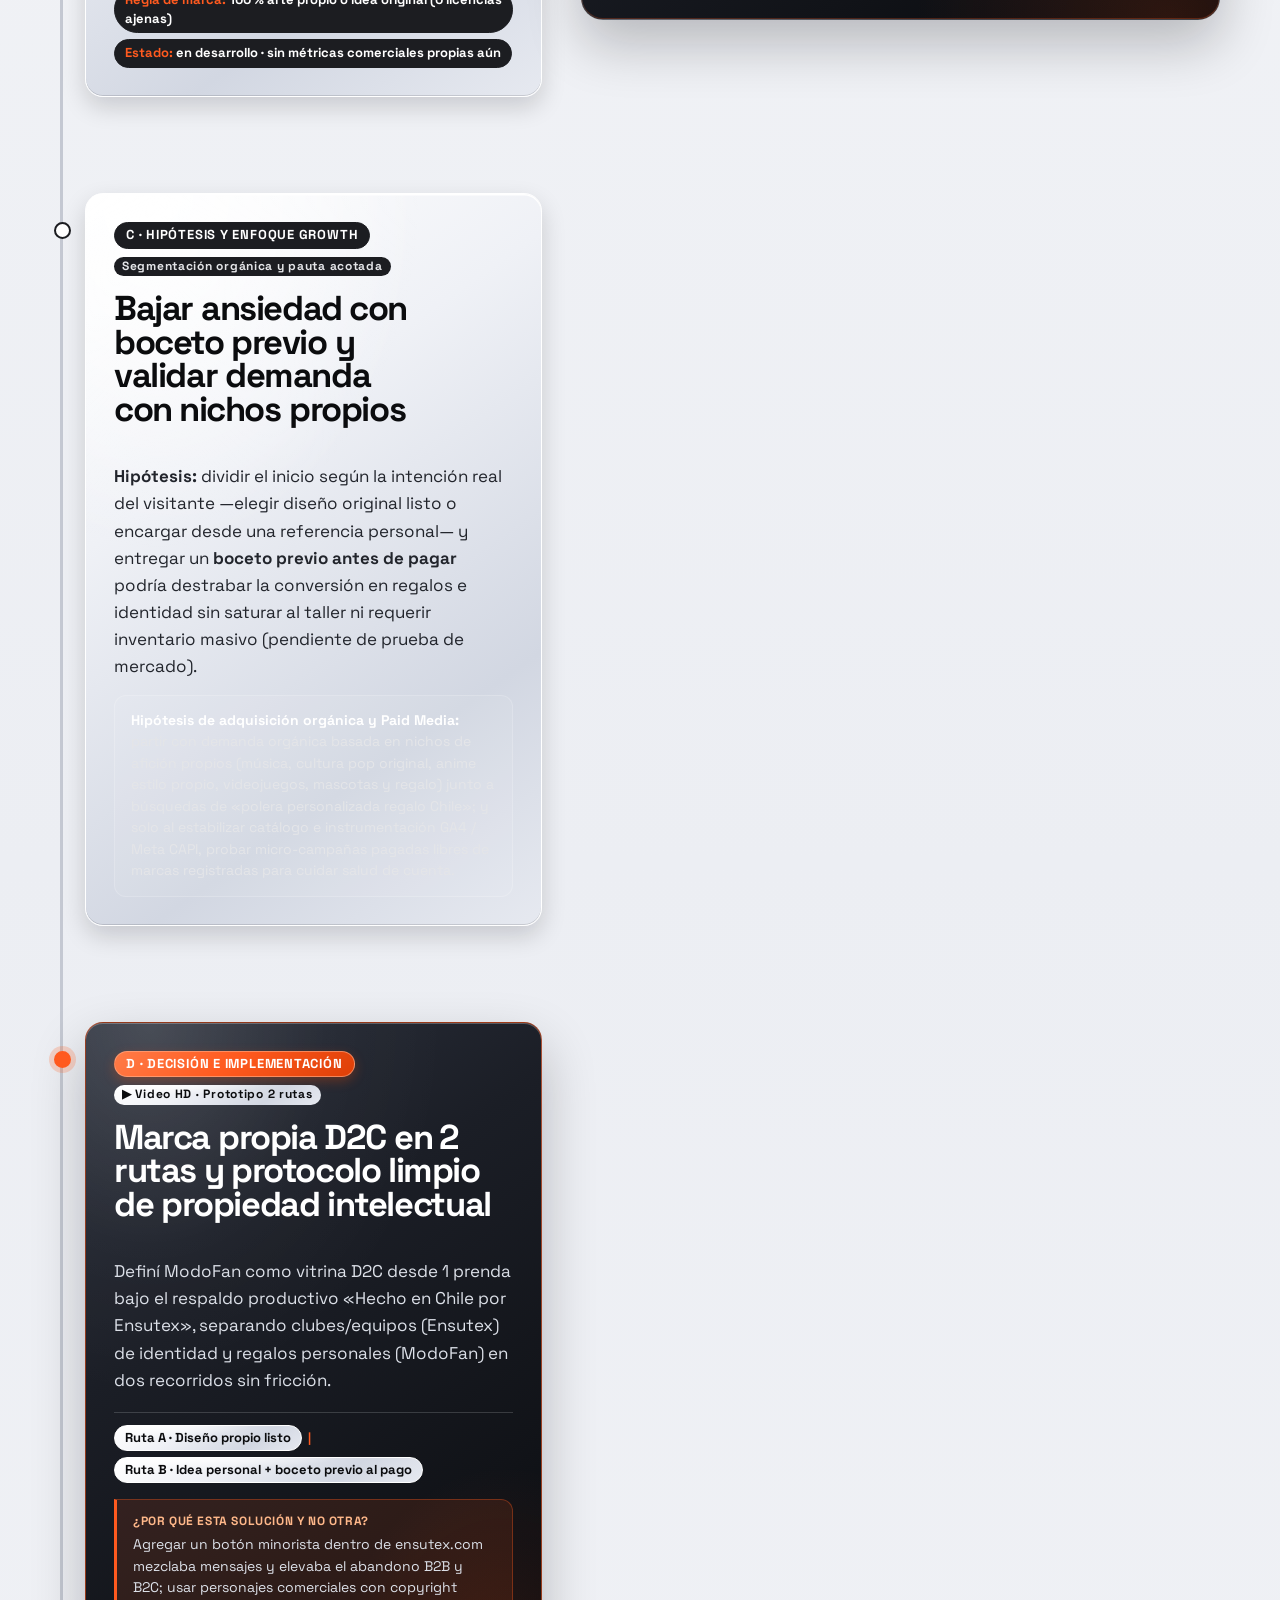
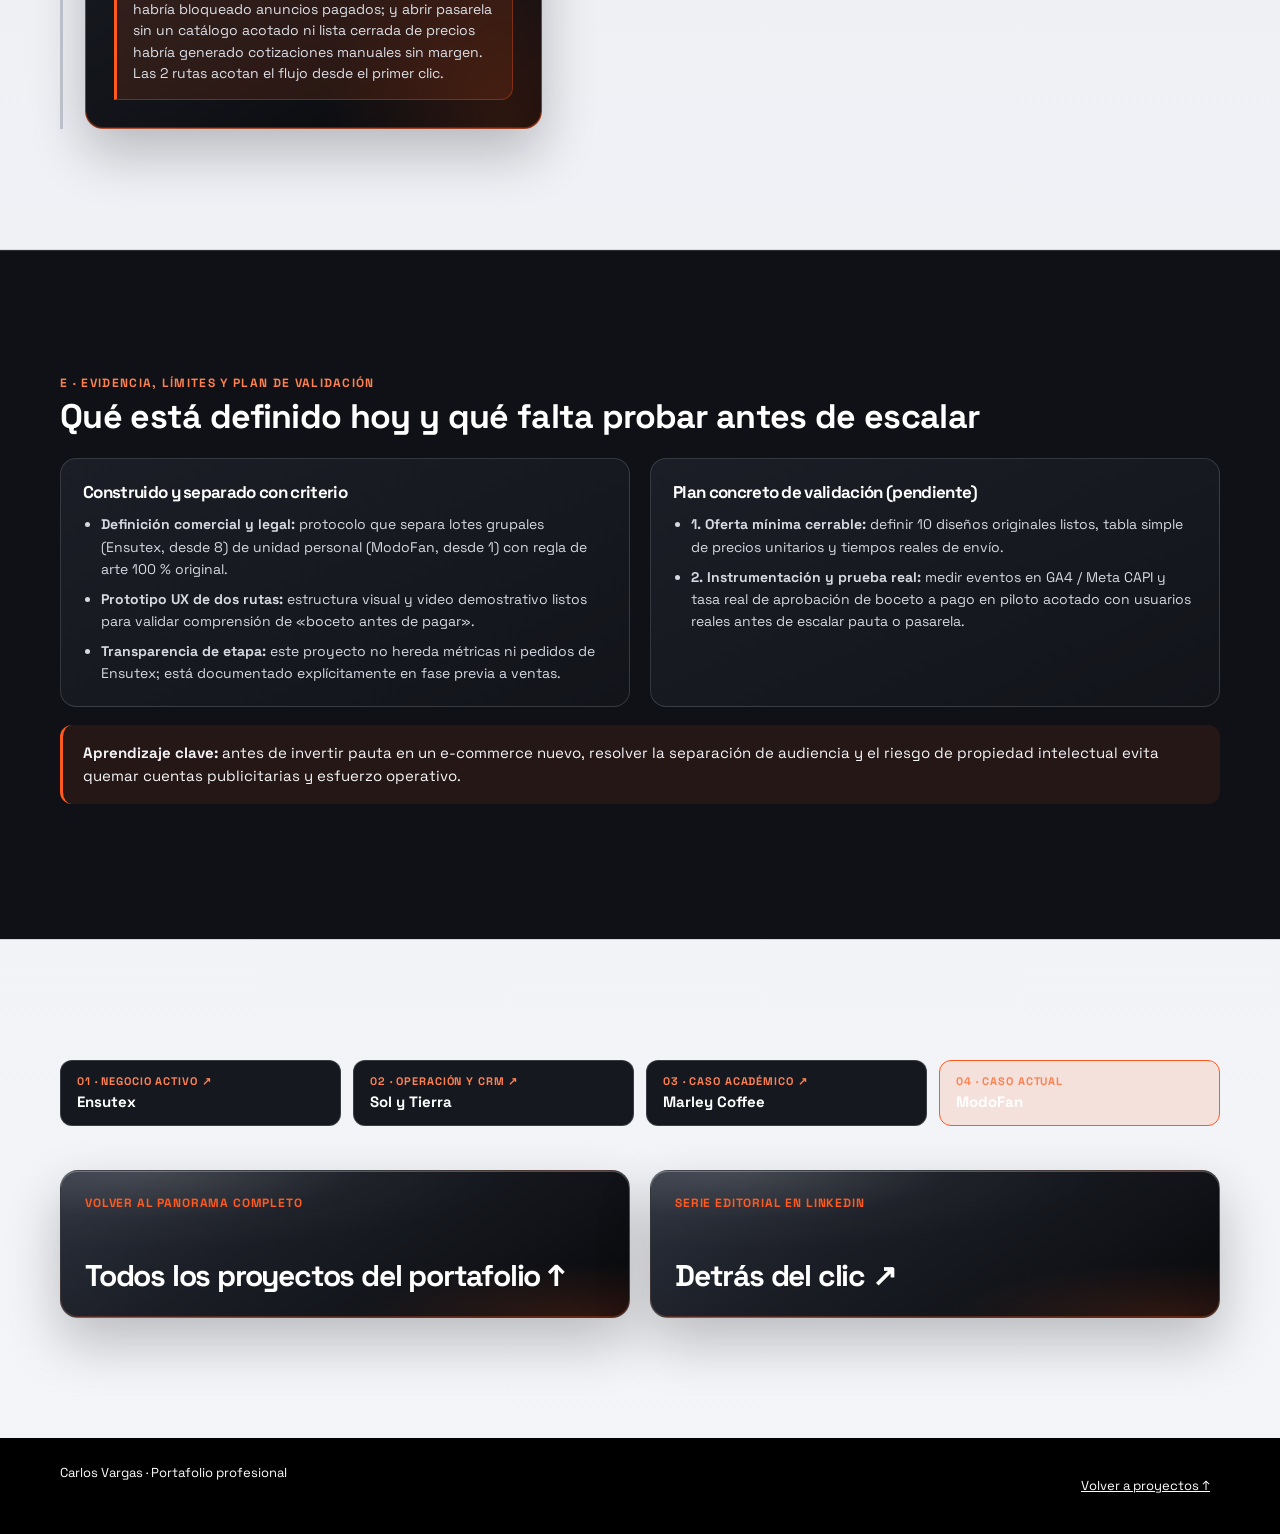
<file: proyectos/modofan.html>
<!doctype html>
<html lang="es-CL">
<head>
  <meta charset="utf-8">
  <meta name="viewport" content="width=device-width, initial-scale=1">
  <meta name="color-scheme" content="light">
  <title>ModoFan | Caso D2C y UX de 2 Rutas | Carlos Vargas</title>
  <meta name="description" content="Caso ModoFan: separación de compra emocional desde 1 prenda frente al canal grupal Ensutex, regla de arte original, UX de 2 rutas y validación.">
  <link rel="canonical" href="https://carlosvarg1997-sys.github.io/proyectos/modofan.html">
  <meta property="og:type" content="article">
  <meta property="og:locale" content="es_CL">
  <meta property="og:title" content="ModoFan | Identidad y Compra Individual desde 1 Prenda | Carlos Vargas">
  <meta property="og:description" content="Marca D2C en desarrollo con diseño UX en dos rutas (elegir o crear), boceto antes de pagar, arte 100 % original y hoja de validación antes de escalar pauta.">
  <meta property="og:url" content="https://carlosvarg1997-sys.github.io/proyectos/modofan.html">
  <meta property="og:image" content="https://carlosvarg1997-sys.github.io/assets/img/actual/modofan-propuesta-20261027.webp">
  <meta name="twitter:card" content="summary_large_image">
  <link rel="icon" href="data:image/svg+xml,%3Csvg xmlns='http://www.w3.org/2000/svg' viewBox='0 0 32 32'%3E%3Crect width='32' height='32' rx='4' fill='%231C1D21'/%3E%3Ctext x='16' y='22' font-family='Arial,sans-serif' font-size='15' font-weight='700' fill='%23FF5A1F' text-anchor='middle'%3ECV%3C/text%3E%3C/svg%3E">
  <link rel="stylesheet" href="../assets/css/v2-cases.css?v=20260928-1">
  <link rel="stylesheet" href="../assets/css/v4-motion.css?v=20261024-3">
  <link rel="stylesheet" href="../assets/css/sintesis.css?v=20261025-sintesis-1">
  <link rel="stylesheet" href="../assets/css/lectura.css?v=20261027-revision-2">
  <link rel="stylesheet" href="../assets/css/tipografia-unificada.css?v=20261027-1">
  <link rel="stylesheet" href="../assets/css/legibilidad-20261028.css?v=1">
  <link rel="stylesheet" href="../assets/css/portfolio-v5.css?v=20261111-redesign-1">
  <script src="../assets/js/v2-home.js?v=20261111-sinvelo-3" defer></script>
  <script src="../assets/js/v4-motion.js?v=20261025-relato-1" defer></script>
  <script src="../assets/js/portfolio-v5.js?v=20261111-redesign-1" defer></script>
</head>
<body class="case-page case-v5">
<a class="skip" href="#contenido">Saltar al contenido</a>
<header class="site-head">
  <div class="masthead">
    <a class="masthead__name" href="../index.html">Carlos Vargas</a>
    <nav class="nav" aria-label="Navegación principal">
      <div class="nav__left">
        <span class="nav__brand">ModoFan</span>
        <a href="../index.html#casos">Proyectos</a>
        <a href="../index.html#enfoque">Cómo trabajo</a>
        <a href="../index.html#perfil">Capacidades</a>
      </div>
      <div class="nav__right">
        <a href="../assets/cv/Carlos_Vargas_CV_Diseno.pdf">CV (PDF)</a>
        <a class="nav__accent" href="../index.html#contacto">Contacto ↗</a>
      </div>
    </nav>
  </div>
</header>

<main id="contenido">
  <section class="case-hero">
    <div class="wrap">
      <div class="case-hero__top">
        <span class="kind">Marca D2C en desarrollo · Respaldo productivo Ensutex Chile</span>
        <span class="eyebrow">POSICIONAMIENTO · BRANDING · UX / CRO D2C</span>
      </div>
      <div class="case-opening">
        <h1 id="caso-titulo" data-typewriter="title">Separar la compra emocional desde 1 prenda del canal por mayor</h1>
        <div>
          <p class="case-hero__lead" data-typewriter="copy">Quien busca un regalo único o una prenda con su identidad propia necesita elegir o encargar desde 1 unidad con boceto previo, no leer requisitos de lote grupal ni exponerse a rechazos publicitarios por uso de marcas de terceros.</p>
        </div>
      </div>

      <div class="case-exec" aria-labelledby="resumen-modofan">
        <span class="case-exec__kicker" id="resumen-modofan">A · RESUMEN EJECUTIVO</span>
        <div class="case-exec__grid">
          <div class="case-exec__item">
            <strong>Contexto y problema</strong>
            <p>Compra unitaria chocaba con el mínimo de 8 prendas de Ensutex y riesgo IP en pauta.</p>
          </div>
          <div class="case-exec__item">
            <strong>Mi participación</strong>
            <p>Estrategia D2C, arquitectura UX de dos rutas, protocolo comercial y plan de validación.</p>
          </div>
          <div class="case-exec__item">
            <strong>Solución principal</strong>
            <p>Dos rutas («elegir diseño propio» o «crear desde tu idea»), boceto previo y arte original.</p>
          </div>
          <div class="case-exec__item">
            <strong>Validación</strong>
            <p>En desarrollo (0 ventas propias aún); faltan catálogo cerrado y piloto acotado.</p>
          </div>
        </div>
      </div>

      <div class="case-hero__actions">
        <a class="case-hero__btn case-hero__btn--primary" href="#interfaz">Recorrido de decisiones ↓</a>
        <a class="case-hero__btn case-hero__btn--ghost" href="#evidencia">Plan de validación</a>
      </div>
    </div>
  </section>

  <section class="case-journey" id="interfaz" data-case-journey aria-label="Análisis del caso ModoFan">
    <div class="wrap case-journey__shell">
      <div class="case-journey__steps">
        <article class="case-step is-active" id="problema" data-case-step="0" data-card-reveal="left">
          <div class="case-step__head">
            <span class="case-step__badge">B · PROBLEMA Y EVIDENCIA</span>
            <span class="case-step__media-tag">Arquitectura D2C PC y móvil</span>
          </div>
          <h2 data-typewriter="title">Compra unitaria atrapada en una lógica pensada para lotes grupales</h2>
          <p data-typewriter="copy">En la operación de Ensutex detecté dos límites concretos para atender público final: primero, los pedidos B2B exigen al menos 8 unidades, tabla técnica y cotización grupal, expulsando a quien quiere 1 prenda o regalo personal; segundo, producir fan-art de franquicias registradas en la misma infraestructura arriesga bloqueos de cuentas en Meta y Google Ads.</p>
          <div class="case-step__kpis">
            <span><strong>Alcance real:</strong> desde 1 prenda (sin mínimo grupal)</span>
            <span><strong>Regla de marca:</strong> 100 % arte propio o idea original (0 licencias ajenas)</span>
            <span><strong>Estado:</strong> en desarrollo · sin métricas comerciales propias aún</span>
          </div>
          <div class="case-step__inline-media">
            <div class="case-media-duo">
              <figure class="case-media-duo__desktop">
                <img src="../assets/img/actual/modofan-propuesta-20261027.webp" width="1280" height="720" loading="lazy" decoding="async" alt="Propuesta de portada ModoFan en escritorio con dos caminos claros para comprar o crear">
                <figcaption>Propuesta de entrada D2C diferenciada por intención de compra.</figcaption>
              </figure>
              <figure class="case-media-duo__mobile">
                <img src="../assets/img/actual/modofan-propuesta-mobile-20261027.webp" width="390" height="844" loading="lazy" decoding="async" alt="Adaptación móvil de ModoFan con foco en compra unitaria y respaldo productivo">
                <figcaption>Lectura móvil rápida pensada para tráfico social.</figcaption>
              </figure>
            </div>
          </div>
        </article>

        <article class="case-step" id="hipotesis" data-case-step="1" data-card-reveal="left">
          <div class="case-step__head">
            <span class="case-step__badge">C · HIPÓTESIS Y ENFOQUE GROWTH</span>
            <span class="case-step__media-tag">Segmentación orgánica y pauta acotada</span>
          </div>
          <h2 data-typewriter="title">Bajar ansiedad con boceto previo y validar demanda con nichos propios</h2>
          <p data-typewriter="copy"><strong>Hipótesis:</strong> dividir el inicio según la intención real del visitante —elegir diseño original listo o encargar desde una referencia personal— y entregar un <strong>boceto previo antes de pagar</strong> podría destrabar la conversión en regalos e identidad sin saturar al taller ni requerir inventario masivo (pendiente de prueba de mercado).</p>
          <div class="case-growth-box">
            <strong>Hipótesis de adquisición orgánica y Paid Media:</strong> partir con demanda orgánica basada en nichos de afición propios (música, cultura pop original, anime estilo propio, videojuegos, mascotas y regalo) junto a búsquedas de «polera personalizada regalo Chile»; y solo al estabilizar catálogo e instrumentación GA4 / Meta CAPI, probar micro-campañas pagadas libres de marcas registradas para cuidar salud de cuenta.
          </div>
          <div class="case-step__inline-media">
            <div class="case-media-card">
              <div class="case-media-card__bar"><span>SEGMENTACIÓN POR MOTIVACIONES · UNIVERSOS PROPIOS</span><span>WEBP</span></div>
              <img class="case-media-card__img" src="../assets/img/actual/modofan-universos.webp" width="1280" height="720" loading="lazy" decoding="async" alt="Mapa visual de universos temáticos de ModoFan centrados en afición, regalos y creatividad original">
              <p class="case-media-card__caption">Universos orientados por motivación emocional (identidad o regalo) con arte original.</p>
            </div>
          </div>
        </article>

        <article class="case-step" id="decision" data-case-step="2" data-card-reveal="left">
          <div class="case-step__head">
            <span class="case-step__badge">D · DECISIÓN E IMPLEMENTACIÓN</span>
            <span class="case-step__media-tag">▶ Video HD · Prototipo 2 rutas</span>
          </div>
          <h2 data-typewriter="title">Marca propia D2C en 2 rutas y protocolo limpio de propiedad intelectual</h2>
          <p data-typewriter="copy">Definí ModoFan como vitrina D2C desde 1 prenda bajo el respaldo productivo «Hecho en Chile por Ensutex», separando clubes/equipos (Ensutex) de identidad y regalos personales (ModoFan) en dos recorridos sin fricción.</p>
          <div class="case-step__flow" aria-label="Dos rutas de compra diseñadas en ModoFan">
            <span>Ruta A · Diseño propio listo</span><span aria-hidden="true">|</span>
            <span>Ruta B · Idea personal + boceto previo al pago</span>
          </div>
          <div class="case-why-box">
            <strong>¿Por qué esta solución y no otra?</strong>
            <p>Agregar un botón minorista dentro de ensutex.com mezclaba mensajes y elevaba el abandono B2B y B2C; usar personajes comerciales con copyright habría bloqueado anuncios pagados; y abrir pasarela sin un catálogo acotado ni lista cerrada de precios habría generado cotizaciones manuales sin margen. Las 2 rutas acotan el flujo desde el primer clic.</p>
          </div>
          <div class="case-step__inline-media">
            <div class="case-media-card">
              <div class="case-media-card__bar"><span>PROTOTIPO EN NAVEGADOR · RECORRIDO D2C</span><span>HD MP4</span></div>
              <video class="case-media-card__video" src="../assets/video/flujos/modofan-personalizar-flujo.mp4" poster="../assets/img/flujos/modofan-personalizar-flujo-poster.webp" muted loop playsinline preload="metadata" aria-label="Demostración en video del prototipo de ModoFan con dos rutas de compra"></video>
              <p class="case-media-card__caption">Prototipo navegado para evaluar claridad de rutas y propuesta «boceto antes de pagar».</p>
            </div>
          </div>
        </article>
      </div>

      <aside class="case-stage" data-case-stage aria-label="Consola interactiva del caso ModoFan">
        <div class="case-stage__console" data-card-reveal="right">
          <div class="case-stage__top">
            <div class="case-stage__tabs" role="tablist" aria-label="Seleccionar vista de ModoFan">
              <button type="button" class="case-stage__tab is-active" data-case-tab="0" aria-selected="true">01 · Propuesta D2C</button>
              <button type="button" class="case-stage__tab" data-case-tab="1" aria-selected="false">02 · Universos</button>
              <button type="button" class="case-stage__tab" data-case-tab="2" aria-selected="false">▶ 03 · Prototipo</button>
            </div>
            <span class="case-stage__status" data-case-status>PASO 01 / 03</span>
          </div>

          <div class="case-stage__panes">
            <div class="case-stage__pane is-active" data-case-pane="0">
              <div class="case-media-card">
                <div class="case-media-card__bar"><span>PROPUESTA D2C · COMPRA DESDE 1 PRENDA</span><span>WEBP</span></div>
                <img class="case-media-card__img" src="../assets/img/actual/modofan-propuesta-20261027.webp" width="1280" height="720" decoding="async" alt="Propuesta principal de ModoFan separando ruta de diseño listo y creación desde idea personal">
                <p class="case-media-card__caption">Portada diseñada para convertir compra emocional unitaria sin fricción grupal.</p>
              </div>
            </div>

            <div class="case-stage__pane" data-case-pane="1" aria-hidden="true">
              <div class="case-media-card">
                <div class="case-media-card__bar"><span>ESTRATEGIA · MOTIVACIONES Y ARTE ORIGINAL</span><span>WEBP</span></div>
                <img class="case-media-card__img" src="../assets/img/actual/modofan-universos.webp" width="1280" height="720" decoding="async" alt="Categorización por aficiones personales e ideas regalo con regla de arte original">
                <p class="case-media-card__caption">Orden por motivaciones y nichos con restricción estricta frente a licencias de terceros.</p>
              </div>
            </div>

            <div class="case-stage__pane" data-case-pane="2" aria-hidden="true">
              <div class="case-media-card">
                <div class="case-media-card__bar"><span>PROTOTIPO · FLUJO EN DOS RUTAS</span><span>HD MP4</span></div>
                <video class="case-media-card__video" data-stage-video src="../assets/video/flujos/modofan-personalizar-flujo.mp4" poster="../assets/img/flujos/modofan-personalizar-flujo-poster.webp" muted loop playsinline preload="none" aria-label="Recorrido interactivo del prototipo de ModoFan para validar rutas"></video>
                <p class="case-media-card__caption">Interfaz lista para piloto controlado tras cerrar precios y catálogo base.</p>
              </div>
            </div>
          </div>
        </div>
      </aside>
    </div>
  </section>

  <section class="case-closing" id="evidencia" aria-labelledby="closing-modofan">
    <div class="wrap">
      <div class="case-closing__head">
        <span class="case-closing__badge">E · EVIDENCIA, LÍMITES Y PLAN DE VALIDACIÓN</span>
        <h2 id="closing-modofan">Qué está definido hoy y qué falta probar antes de escalar</h2>
      </div>
      <div class="case-closing__grid">
        <div class="case-closing__panel">
          <h3>Construido y separado con criterio</h3>
          <ul>
            <li><strong>Definición comercial y legal:</strong> protocolo que separa lotes grupales (Ensutex, desde 8) de unidad personal (ModoFan, desde 1) con regla de arte 100 % original.</li>
            <li><strong>Prototipo UX de dos rutas:</strong> estructura visual y video demostrativo listos para validar comprensión de «boceto antes de pagar».</li>
            <li><strong>Transparencia de etapa:</strong> este proyecto no hereda métricas ni pedidos de Ensutex; está documentado explícitamente en fase previa a ventas.</li>
          </ul>
        </div>
        <div class="case-closing__panel">
          <h3>Plan concreto de validación (pendiente)</h3>
          <ul>
            <li><strong>1. Oferta mínima cerrable:</strong> definir 10 diseños originales listos, tabla simple de precios unitarios y tiempos reales de envío.</li>
            <li><strong>2. Instrumentación y prueba real:</strong> medir eventos en GA4 / Meta CAPI y tasa real de aprobación de boceto a pago en piloto acotado con usuarios reales antes de escalar pauta o pasarela.</li>
          </ul>
        </div>
      </div>
      <p class="case-closing__takeaway"><strong>Aprendizaje clave:</strong> antes de invertir pauta en un e-commerce nuevo, resolver la separación de audiencia y el riesgo de propiedad intelectual evita quemar cuentas publicitarias y esfuerzo operativo.</p>
    </div>
  </section>

  <section class="section" id="aporte" aria-label="Explorar otros casos del portafolio">
    <div class="wrap">
      <nav class="case-interlinks" aria-label="Casos del portafolio">
        <a class="case-interlinks__link" href="ensutex.html"><span>01 · Negocio activo ↗</span><strong>Ensutex</strong></a>
        <a class="case-interlinks__link" href="sol-y-tierra.html"><span>02 · Operación y CRM ↗</span><strong>Sol y Tierra</strong></a>
        <a class="case-interlinks__link" href="marley-coffee.html"><span>03 · Caso académico ↗</span><strong>Marley Coffee</strong></a>
        <a class="case-interlinks__link" href="modofan.html" aria-current="page"><span>04 · Caso actual</span><strong>ModoFan</strong></a>
      </nav>
      <div class="next-grid">
        <a class="next-link" href="../index.html#casos" data-card-reveal="left"><span>Volver al panorama completo</span><strong>Todos los proyectos del portafolio ↑</strong></a>
        <a class="next-link" href="https://www.linkedin.com/in/carlosvargasmkt/" target="_blank" rel="noopener noreferrer" data-card-reveal="right"><span>Serie editorial en LinkedIn</span><strong>Detrás del clic ↗</strong></a>
      </div>
    </div>
  </section>
</main>
<footer class="footer"><div class="wrap"><span>Carlos Vargas · Portafolio profesional</span><a href="../index.html#casos">Volver a proyectos ↑</a></div></footer>
</body>
</html>
</file>
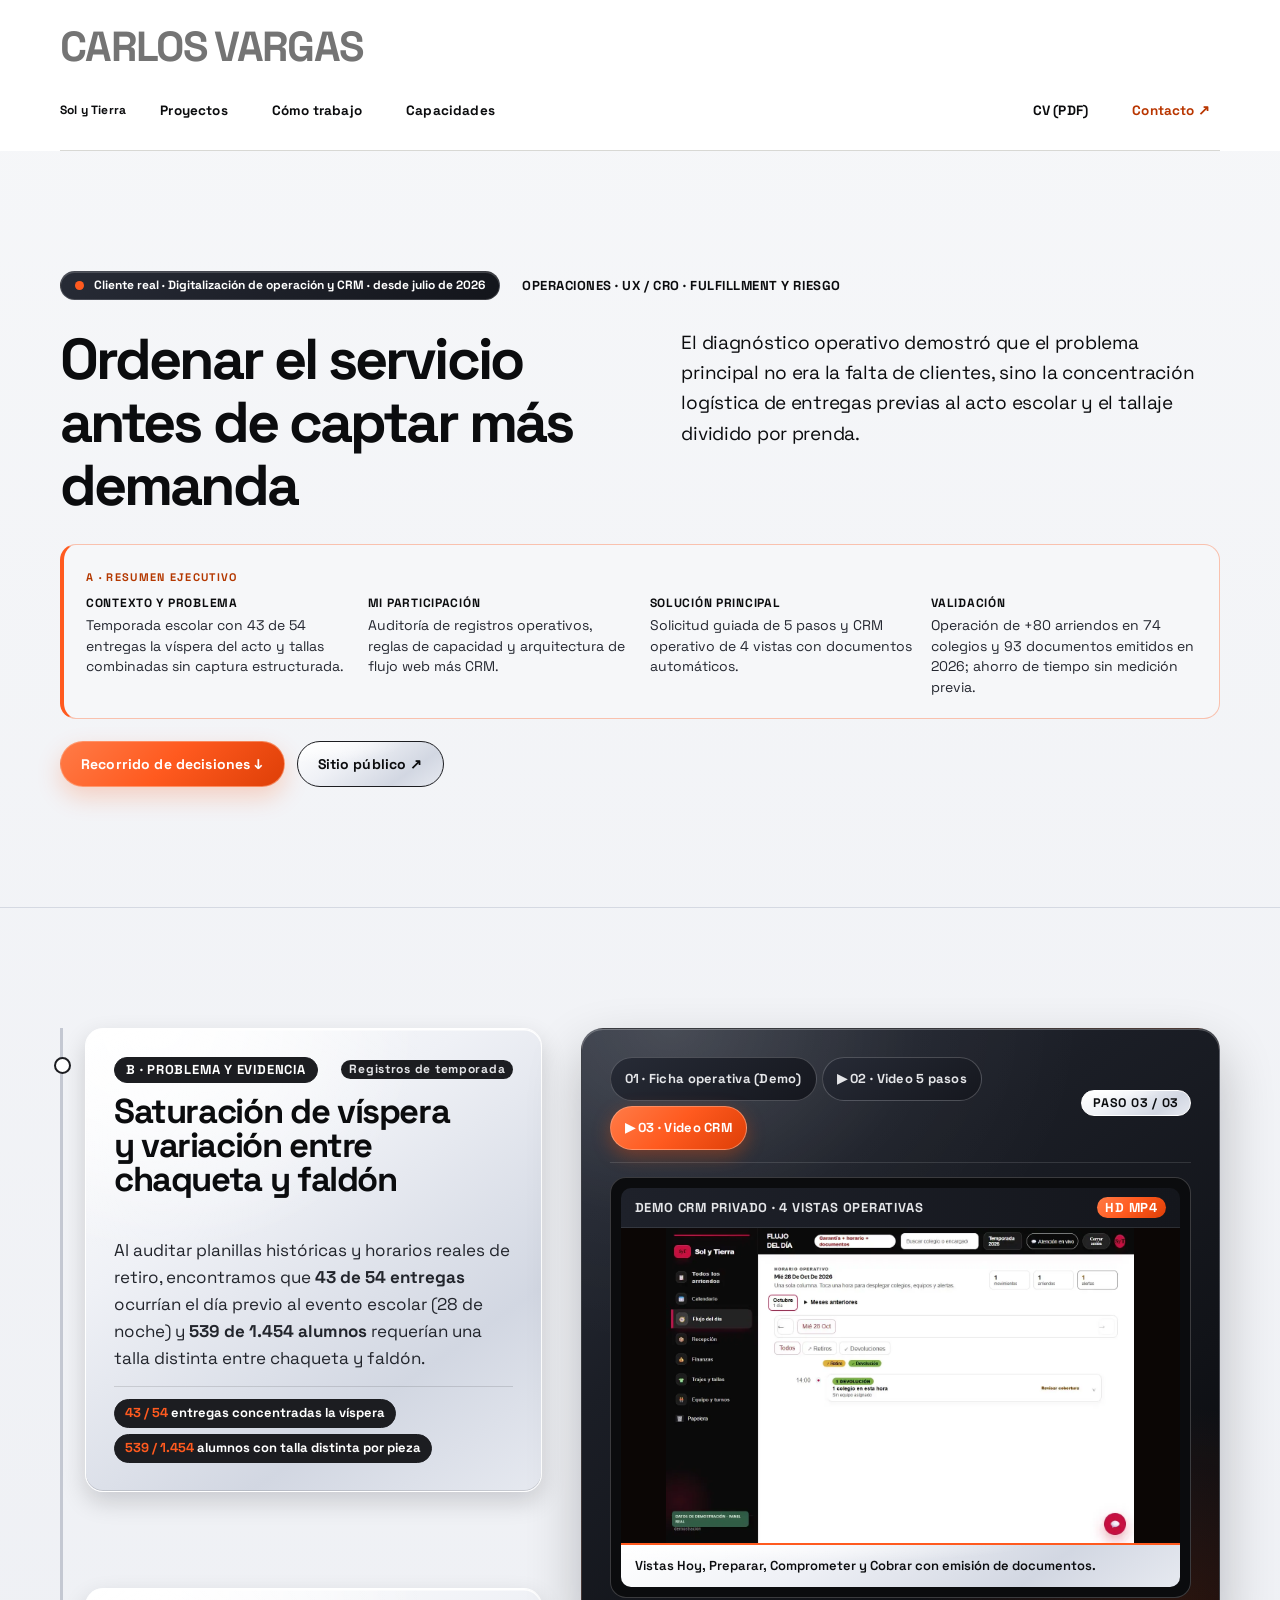
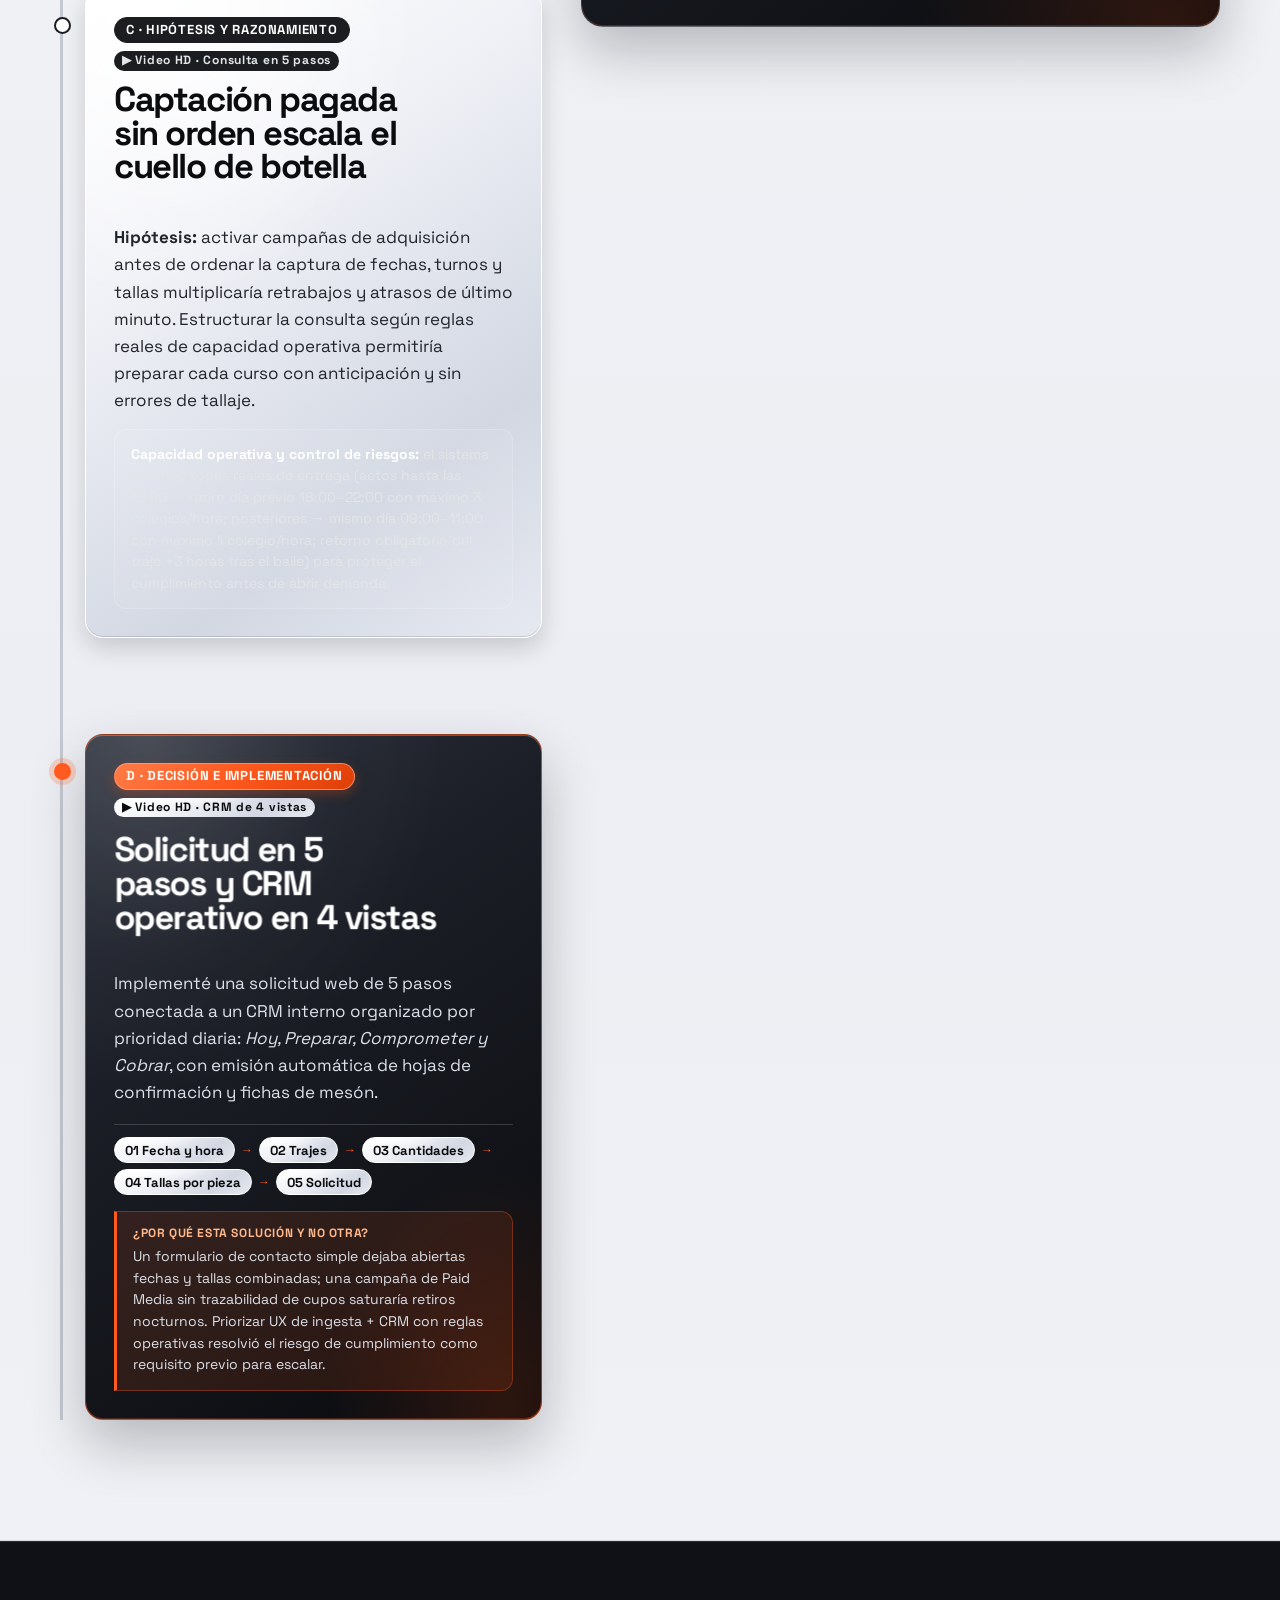
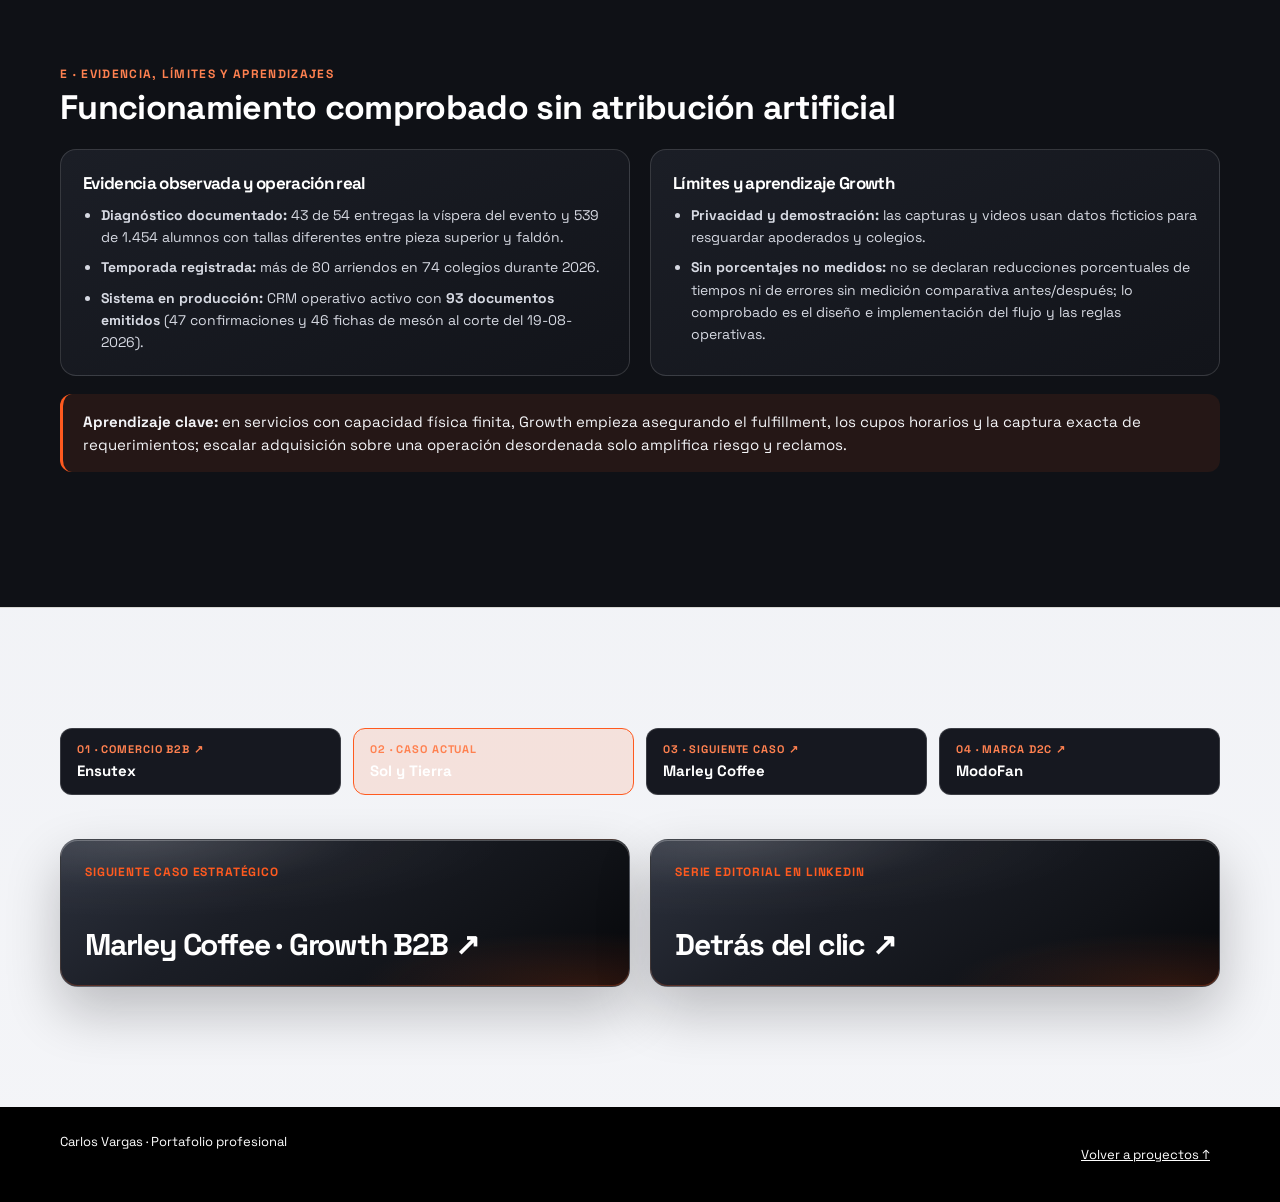
<file: proyectos/sol-y-tierra.html>
<!doctype html>
<html lang="es-CL">
<head>
  <meta charset="utf-8">
  <meta name="viewport" content="width=device-width, initial-scale=1">
  <meta name="color-scheme" content="light">
  <title>Sol y Tierra | Caso Datos, UX y CRM | Carlos Vargas</title>
  <meta name="description" content="Caso Sol y Tierra: análisis de 54 entregas y 1.454 tallas que priorizó una solicitud guiada en 5 pasos y CRM operativo (+80 arriendos en 74 colegios).">
  <link rel="canonical" href="https://carlosvarg1997-sys.github.io/proyectos/sol-y-tierra.html">
  <meta property="og:type" content="article">
  <meta property="og:locale" content="es_CL">
  <meta property="og:title" content="Sol y Tierra | Ordenar el servicio antes de escalar demanda | Carlos Vargas">
  <meta property="og:description" content="Caso defendible A–E: cómo los cuellos de fulfillment y capacidad horaria definieron una solicitud de 5 pasos y un CRM de 4 vistas antes de invertir en pauta.">
  <meta property="og:url" content="https://carlosvarg1997-sys.github.io/proyectos/sol-y-tierra.html">
  <meta property="og:image" content="https://carlosvarg1997-sys.github.io/assets/img/actual/syt-recorrido.webp">
  <meta name="twitter:card" content="summary_large_image">
  <link rel="icon" href="data:image/svg+xml,%3Csvg xmlns='http://www.w3.org/2000/svg' viewBox='0 0 32 32'%3E%3Crect width='32' height='32' rx='4' fill='%231C1D21'/%3E%3Ctext x='16' y='22' font-family='Arial,sans-serif' font-size='15' font-weight='700' fill='%23FF5A1F' text-anchor='middle'%3ECV%3C/text%3E%3C/svg%3E">
  <link rel="stylesheet" href="../assets/css/v2-cases.css?v=20260928-1">
  <link rel="stylesheet" href="../assets/css/v4-motion.css?v=20261024-3">
  <link rel="stylesheet" href="../assets/css/sintesis.css?v=20261025-sintesis-1">
  <link rel="stylesheet" href="../assets/css/lectura.css?v=20261027-revision-2">
  <link rel="stylesheet" href="../assets/css/tipografia-unificada.css?v=20261027-1">
  <link rel="stylesheet" href="../assets/css/legibilidad-20261028.css?v=1">
  <link rel="stylesheet" href="../assets/css/portfolio-v5.css?v=20261111-redesign-1">
  <script src="../assets/js/v2-home.js?v=20261111-sinvelo-3" defer></script>
  <script src="../assets/js/v4-motion.js?v=20261025-relato-1" defer></script>
  <script src="../assets/js/portfolio-v5.js?v=20261111-redesign-1" defer></script>
</head>
<body class="case-page case-v5">
<a class="skip" href="#contenido">Saltar al contenido</a>
<header class="site-head">
  <div class="masthead">
    <a class="masthead__name" href="../index.html">Carlos Vargas</a>
    <nav class="nav" aria-label="Navegación principal">
      <div class="nav__left">
        <span class="nav__brand">Sol y Tierra</span>
        <a href="../index.html#casos">Proyectos</a>
        <a href="../index.html#enfoque">Cómo trabajo</a>
        <a href="../index.html#perfil">Capacidades</a>
      </div>
      <div class="nav__right">
        <a href="../assets/cv/Carlos_Vargas_CV_Diseno.pdf">CV (PDF)</a>
        <a class="nav__accent" href="../index.html#contacto">Contacto ↗</a>
      </div>
    </nav>
  </div>
</header>

<main id="contenido">
  <section class="case-hero">
    <div class="wrap">
      <div class="case-hero__top">
        <span class="kind">Cliente real · Digitalización de operación y CRM · desde julio de 2026</span>
        <span class="eyebrow">OPERACIONES · UX / CRO · FULFILLMENT Y RIESGO</span>
      </div>
      <div class="case-opening">
        <h1 id="caso-titulo" data-typewriter="title">Ordenar el servicio antes de captar más demanda</h1>
        <div>
          <p class="case-hero__lead" data-typewriter="copy">El diagnóstico operativo demostró que el problema principal no era la falta de clientes, sino la concentración logística de entregas previas al acto escolar y el tallaje dividido por prenda.</p>
        </div>
      </div>

      <div class="case-exec" aria-labelledby="resumen-syt">
        <span class="case-exec__kicker" id="resumen-syt">A · RESUMEN EJECUTIVO</span>
        <div class="case-exec__grid">
          <div class="case-exec__item">
            <strong>Contexto y problema</strong>
            <p>Temporada escolar con 43 de 54 entregas la víspera del acto y tallas combinadas sin captura estructurada.</p>
          </div>
          <div class="case-exec__item">
            <strong>Mi participación</strong>
            <p>Auditoría de registros operativos, reglas de capacidad y arquitectura de flujo web más CRM.</p>
          </div>
          <div class="case-exec__item">
            <strong>Solución principal</strong>
            <p>Solicitud guiada de 5 pasos y CRM operativo de 4 vistas con documentos automáticos.</p>
          </div>
          <div class="case-exec__item">
            <strong>Validación</strong>
            <p>Operación de +80 arriendos en 74 colegios y 93 documentos emitidos en 2026; ahorro de tiempo sin medición previa.</p>
          </div>
        </div>
      </div>

      <div class="case-hero__actions">
        <a class="case-hero__btn case-hero__btn--primary" href="#interfaz">Recorrido de decisiones ↓</a>
        <a class="case-hero__btn case-hero__btn--ghost" href="https://arriendostrajestobas.cl/" target="_blank" rel="noopener noreferrer">Sitio público ↗</a>
      </div>
    </div>
  </section>

  <section class="case-journey" id="interfaz" data-case-journey aria-label="Análisis del caso Sol y Tierra">
    <div class="wrap case-journey__shell">
      <div class="case-journey__steps">
        <article class="case-step is-active" id="problema" data-case-step="0" data-card-reveal="left">
          <div class="case-step__head">
            <span class="case-step__badge">B · PROBLEMA Y EVIDENCIA</span>
            <span class="case-step__media-tag">Registros de temporada</span>
          </div>
          <h2 data-typewriter="title">Saturación de víspera y variación entre chaqueta y faldón</h2>
          <p data-typewriter="copy">Al auditar planillas históricas y horarios reales de retiro, encontramos que <strong>43 de 54 entregas</strong> ocurrían el día previo al evento escolar (28 de noche) y <strong>539 de 1.454 alumnos</strong> requerían una talla distinta entre chaqueta y faldón.</p>
          <div class="case-step__kpis">
            <span><strong>43 / 54</strong> entregas concentradas la víspera</span>
            <span><strong>539 / 1.454</strong> alumnos con talla distinta por pieza</span>
          </div>
          <div class="case-step__inline-media">
            <div class="case-media-duo">
              <figure class="case-media-duo__desktop">
                <img src="../assets/img/actual/syt-recorrido.webp" width="1280" height="720" loading="lazy" decoding="async" alt="Sitio público de Sol y Tierra orientado a colegios">
                <figcaption>Sitio web público para colegios.</figcaption>
              </figure>
              <figure class="case-media-duo__mobile">
                <img src="../assets/img/v5/syt-proceso-mobile.webp" width="390" height="844" loading="lazy" decoding="async" alt="Consulta inicial de fecha y disponibilidad de Sol y Tierra en celular">
                <figcaption>Consulta de fecha y disponibilidad en móvil.</figcaption>
              </figure>
            </div>
          </div>
        </article>

        <article class="case-step" id="hipotesis" data-case-step="1" data-card-reveal="left">
          <div class="case-step__head">
            <span class="case-step__badge">C · HIPÓTESIS Y RAZONAMIENTO</span>
            <span class="case-step__media-tag">▶ Video HD · Consulta en 5 pasos</span>
          </div>
          <h2 data-typewriter="title">Captación pagada sin orden escala el cuello de botella</h2>
          <p data-typewriter="copy"><strong>Hipótesis:</strong> activar campañas de adquisición antes de ordenar la captura de fechas, turnos y tallas multiplicaría retrabajos y atrasos de último minuto. Estructurar la consulta según reglas reales de capacidad operativa permitiría preparar cada curso con anticipación y sin errores de tallaje.</p>
          <div class="case-growth-box">
            <strong>Capacidad operativa y control de riesgos:</strong> el sistema codificó topes reales de entrega (actos hasta las 13:00 → retiro día previo 18:00–22:00 con máximo 3 colegios/hora; posteriores → mismo día 09:00–11:00 con máximo 1 colegio/hora; retorno obligatorio del traje +3 horas tras el baile) para proteger el cumplimiento antes de abrir demanda.
          </div>
          <div class="case-step__inline-media">
            <div class="case-media-card">
              <div class="case-media-card__bar"><span>FLUJO REAL · CONSULTA GUIADA EN 5 PASOS</span><span>HD MP4</span></div>
              <video class="case-media-card__video" src="../assets/video/flujos/syt-reserva-resumen.mp4" poster="../assets/img/flujos/syt-reserva-resumen-poster.webp" muted loop playsinline preload="metadata" aria-label="Demostración de solicitud guiada en cinco pasos de Sol y Tierra"></video>
              <p class="case-media-card__caption">De la fecha al resumen de solicitud validado por capacidad.</p>
            </div>
          </div>
        </article>

        <article class="case-step" id="decision" data-case-step="2" data-card-reveal="left">
          <div class="case-step__head">
            <span class="case-step__badge">D · DECISIÓN E IMPLEMENTACIÓN</span>
            <span class="case-step__media-tag">▶ Video HD · CRM de 4 vistas</span>
          </div>
          <h2 data-typewriter="title">Solicitud en 5 pasos y CRM operativo en 4 vistas</h2>
          <p data-typewriter="copy">Implementé una solicitud web de 5 pasos conectada a un CRM interno organizado por prioridad diaria: <em>Hoy, Preparar, Comprometer y Cobrar</em>, con emisión automática de hojas de confirmación y fichas de mesón.</p>
          <div class="case-step__flow" aria-label="Flujo de consulta en cinco pasos">
            <span>01 Fecha y hora</span><span aria-hidden="true">→</span>
            <span>02 Trajes</span><span aria-hidden="true">→</span>
            <span>03 Cantidades</span><span aria-hidden="true">→</span>
            <span>04 Tallas por pieza</span><span aria-hidden="true">→</span>
            <span>05 Solicitud</span>
          </div>
          <div class="case-why-box">
            <strong>¿Por qué esta solución y no otra?</strong>
            <p>Un formulario de contacto simple dejaba abiertas fechas y tallas combinadas; una campaña de Paid Media sin trazabilidad de cupos saturaría retiros nocturnos. Priorizar UX de ingesta + CRM con reglas operativas resolvió el riesgo de cumplimiento como requisito previo para escalar.</p>
          </div>
          <div class="case-step__inline-media">
            <div class="case-media-card">
              <div class="case-media-card__bar"><span>DEMO CRM PRIVADO · DATOS FICTICIOS POR PRIVACIDAD</span><span>HD MP4</span></div>
              <video class="case-media-card__video" src="../assets/video/flujos/syt-panel-flujo.mp4" poster="../assets/img/flujos/syt-panel-flujo-poster.webp" muted loop playsinline preload="metadata" aria-label="Demostración de las cuatro vistas del CRM operativo de Sol y Tierra"></video>
              <p class="case-media-card__caption">Cuatro vistas operativas y documentos impresos (datos ficticios).</p>
            </div>
          </div>
        </article>
      </div>

      <aside class="case-stage" data-case-stage aria-label="Consola interactiva de evidencias y flujos">
        <div class="case-stage__console" data-card-reveal="right">
          <div class="case-stage__top">
            <div class="case-stage__tabs" role="tablist" aria-label="Seleccionar evidencia visual">
              <button type="button" class="case-stage__tab is-active" data-case-tab="0" aria-selected="true">01 · Ficha operativa (Demo)</button>
              <button type="button" class="case-stage__tab" data-case-tab="1" aria-selected="false">▶ 02 · Video 5 pasos</button>
              <button type="button" class="case-stage__tab" data-case-tab="2" aria-selected="false">▶ 03 · Video CRM</button>
            </div>
            <span class="case-stage__status" data-case-status>PASO 01 / 03</span>
          </div>

          <div class="case-stage__panes">
            <div class="case-stage__pane is-active" data-case-pane="0">
              <div class="case-media-card">
                <div class="case-media-card__bar"><span>PANEL CRM · FICHA DEL ARRIENDO (DATOS FICTICIOS)</span><span>WEBP</span></div>
                <img class="case-media-card__img" src="../assets/img/v5/syt-ficha.webp" width="1280" height="720" decoding="async" alt="Ficha de arriendo del CRM de Sol y Tierra con separación de chaqueta y faldón, horarios y estado documental">
                <p class="case-media-card__caption">Desglose de tallas por pieza, franja de retiro y documentos vinculados (datos de ejemplo).</p>
              </div>
            </div>

            <div class="case-stage__pane" data-case-pane="1" aria-hidden="true">
              <div class="case-media-card">
                <div class="case-media-card__bar"><span>FLUJO REAL · CONSULTA GUIADA EN 5 PASOS</span><span>HD MP4</span></div>
                <video class="case-media-card__video" data-stage-video src="../assets/video/flujos/syt-reserva-resumen.mp4" poster="../assets/img/flujos/syt-reserva-resumen-poster.webp" muted loop playsinline preload="none" aria-label="Recorrido guiado en cinco pasos de Sol y Tierra"></video>
                <p class="case-media-card__caption">Captura ordenada de fecha, colegio y tallas desglosadas (datos de ejemplo).</p>
              </div>
            </div>

            <div class="case-stage__pane" data-case-pane="2" aria-hidden="true">
              <div class="case-media-card">
                <div class="case-media-card__bar"><span>DEMO CRM PRIVADO · 4 VISTAS OPERATIVAS</span><span>HD MP4</span></div>
                <video class="case-media-card__video" data-stage-video src="../assets/video/flujos/syt-panel-flujo.mp4" poster="../assets/img/flujos/syt-panel-flujo-poster.webp" muted loop playsinline preload="none" aria-label="Demostración del CRM interno de Sol y Tierra con datos ficticios"></video>
                <p class="case-media-card__caption">Vistas Hoy, Preparar, Comprometer y Cobrar con emisión de documentos.</p>
              </div>
            </div>
          </div>
        </div>
      </aside>
    </div>
  </section>

  <section class="case-closing" id="evidencia" aria-labelledby="closing-syt">
    <div class="wrap">
      <div class="case-closing__head">
        <span class="case-closing__badge">E · EVIDENCIA, LÍMITES Y APRENDIZAJES</span>
        <h2 id="closing-syt">Funcionamiento comprobado sin atribución artificial</h2>
      </div>
      <div class="case-closing__grid">
        <div class="case-closing__panel">
          <h3>Evidencia observada y operación real</h3>
          <ul>
            <li><strong>Diagnóstico documentado:</strong> 43 de 54 entregas la víspera del evento y 539 de 1.454 alumnos con tallas diferentes entre pieza superior y faldón.</li>
            <li><strong>Temporada registrada:</strong> más de 80 arriendos en 74 colegios durante 2026.</li>
            <li><strong>Sistema en producción:</strong> CRM operativo activo con <strong>93 documentos emitidos</strong> (47 confirmaciones y 46 fichas de mesón al corte del 19-08-2026).</li>
          </ul>
        </div>
        <div class="case-closing__panel">
          <h3>Límites y aprendizaje Growth</h3>
          <ul>
            <li><strong>Privacidad y demostración:</strong> las capturas y videos usan datos ficticios para resguardar apoderados y colegios.</li>
            <li><strong>Sin porcentajes no medidos:</strong> no se declaran reducciones porcentuales de tiempos ni de errores sin medición comparativa antes/después; lo comprobado es el diseño e implementación del flujo y las reglas operativas.</li>
          </ul>
        </div>
      </div>
      <p class="case-closing__takeaway"><strong>Aprendizaje clave:</strong> en servicios con capacidad física finita, Growth empieza asegurando el fulfillment, los cupos horarios y la captura exacta de requerimientos; escalar adquisición sobre una operación desordenada solo amplifica riesgo y reclamos.</p>
    </div>
  </section>

  <section class="section" id="aporte" aria-label="Explorar otros casos del portafolio">
    <div class="wrap">
      <nav class="case-interlinks" aria-label="Casos del portafolio">
        <a class="case-interlinks__link" href="ensutex.html"><span>01 · Comercio B2B ↗</span><strong>Ensutex</strong></a>
        <a class="case-interlinks__link" href="sol-y-tierra.html" aria-current="page"><span>02 · Caso actual</span><strong>Sol y Tierra</strong></a>
        <a class="case-interlinks__link" href="marley-coffee.html"><span>03 · Siguiente caso ↗</span><strong>Marley Coffee</strong></a>
        <a class="case-interlinks__link" href="modofan.html"><span>04 · Marca D2C ↗</span><strong>ModoFan</strong></a>
      </nav>
      <div class="next-grid">
        <a class="next-link" href="marley-coffee.html" data-card-reveal="left"><span>Siguiente caso estratégico</span><strong>Marley Coffee · Growth B2B ↗</strong></a>
        <a class="next-link" href="https://www.linkedin.com/in/carlosvargasmkt/" target="_blank" rel="noopener noreferrer" data-card-reveal="right"><span>Serie editorial en LinkedIn</span><strong>Detrás del clic ↗</strong></a>
      </div>
    </div>
  </section>
</main>
<footer class="footer"><div class="wrap"><span>Carlos Vargas · Portafolio profesional</span><a href="../index.html#casos">Volver a proyectos ↑</a></div></footer>
</body>
</html>
</file>
<file: assets/css/v2-home.css>
/* Carlos Vargas — Home v2. Reference palette measured from sapgoodenergy.com. */
:root{--white:#fff;--ink:#000;--muted:#777;--word:#e8e8e8;--card:#f6f6f1;--warm:#f8f7f2;--orange:#ff4c00;--dark:#2a0a0a;--line:#d6d6d2;--display:"Bahnschrift Condensed","Bahnschrift","Arial Narrow",Impact,Arial,sans-serif;--body:Arial,Helvetica,sans-serif;--utility:"Arial Narrow","Bahnschrift",Arial,sans-serif}
*,*::before,*::after{box-sizing:border-box}
html{scroll-behavior:smooth;scroll-padding-top:72px}
body{margin:0;color:var(--ink);background:var(--white);font-family:var(--body);overflow-x:hidden}
img,svg,video{display:block;max-width:100%}
img{height:auto}
button,a{font:inherit}
a{color:inherit}
button{cursor:pointer}
:focus-visible{outline:3px solid var(--orange);outline-offset:4px}
video:focus,video:focus-within{outline:3px solid var(--orange);outline-offset:4px;box-shadow:0 0 0 3px var(--orange)}
::selection{background:var(--orange);color:white}
.skip-link{position:absolute;z-index:100;top:-100px;left:12px;padding:12px 18px;background:#000;color:#fff}
.skip-link:focus{top:12px}
.wordmark{height:clamp(70px,9.5vw,155px);padding:0 1.1%;overflow:hidden;white-space:nowrap;font-family:var(--display);font-stretch:condensed;font-weight:800;font-size:clamp(76px,10.7vw,175px);line-height:.91;letter-spacing:-.085em;color:var(--word);text-align:center}
.site-header{position:sticky;top:0;z-index:30;display:flex;align-items:center;justify-content:space-between;min-height:54px;padding:0 2.1%;background:rgba(255,255,255,.94);backdrop-filter:blur(12px);font:700 14px/1 var(--utility)}
.site-header__brand{text-decoration:none;white-space:nowrap;letter-spacing:-.04em}
.site-nav{display:flex;justify-content:space-between;align-items:center;gap:clamp(18px,3vw,62px);width:88%}
.site-nav a{text-decoration:none;white-space:nowrap}
.site-nav a:hover,.site-nav a:focus-visible{color:var(--orange)}
.menu-toggle{display:none}
.section-pad{padding:clamp(72px,8vw,132px) clamp(18px,3.3vw,56px)}
main p strong{font-weight:700;color:inherit}
.eyebrow{margin:0 0 18px;font:700 13px/1.2 var(--utility);letter-spacing:.04em}
.eyebrow--light{color:#fffffb}
.button{display:inline-flex;align-items:center;justify-content:center;gap:22px;min-height:52px;padding:13px 24px;border-radius:6px;text-decoration:none;font:700 14px/1.1 var(--utility);transition:transform .2s,background .2s,color .2s}
.button:hover{transform:translateY(-2px)}
.button--light{background:#fff;color:#000}
.button--ghost-light{border:1px solid rgba(255,255,255,.6);color:#fff}
.button--black{background:#000;color:#fff}
.button--outline{border:1px solid #000;color:#000}
.text-link{display:inline-flex;gap:12px;align-items:center;min-height:44px;text-decoration:none;border-bottom:1px solid currentColor;font:700 14px/1.1 var(--utility)}
.text-link:hover{color:var(--orange)}
.section-heading{display:grid;grid-template-columns:minmax(0,1fr) minmax(210px,.34fr);align-items:end;gap:20px;margin-bottom:55px}
.section-heading .eyebrow{grid-column:1/-1;margin:0}
.section-heading h2{margin:0;font:800 clamp(44px,6vw,96px)/.87 var(--display);font-stretch:condensed;letter-spacing:-.065em}
.section-heading>p:last-child{margin:0;max-width:370px;font-size:16px;line-height:1.45}
.section-heading--center{display:block;text-align:center;margin-bottom:70px}
.section-heading--center .eyebrow{margin-bottom:20px}
.section-heading--center h2{color:var(--muted)}
.section-heading--center>p:last-child{margin:20px auto 0}
/* Hero: an original, labeled journey; no rejected video assets. */
.hero{position:relative;min-height:min(760px,calc(100svh - 64px));margin:0 14px;overflow:hidden;border-radius:18px;background:var(--dark);color:#fff}
.hero__scene{position:absolute;inset:0;overflow:hidden;background:radial-gradient(circle at 80% 33%,#5d210c 0%,transparent 32%),linear-gradient(135deg,#170b0b 4%,#2a0a0a 52%,#450d04 100%)}
.hero__scene::after{content:"";position:absolute;inset:0;background:linear-gradient(90deg,rgba(10,3,3,.8),rgba(10,3,3,.13) 72%),linear-gradient(0deg,rgba(0,0,0,.55),transparent 55%)}
.hero__ring{position:absolute;width:44vw;aspect-ratio:1;border:1px solid rgba(255,76,0,.23);border-radius:50%;right:3%;top:5%;animation:ring-breathe 8s ease-in-out infinite alternate}
.hero__ring--two{width:31vw;right:9.5%;top:18%;animation-delay:-4s}
.hero__route{position:absolute;inset:7% 0 0;width:100%;height:86%;fill:var(--orange);opacity:.75;mask-image:linear-gradient(90deg,transparent 0%,transparent 35%,#000 62%)}
.hero__route path{fill:none;stroke-width:3}
.route-base{stroke:#fff;stroke-opacity:.27}
.route-live{stroke:var(--orange);stroke-width:5!important;stroke-dasharray:1450;stroke-dashoffset:1450;animation:route-draw 7s ease-in-out infinite alternate}
.scene-label{position:absolute;z-index:1;color:#fff;font:700 12px/1 var(--utility);letter-spacing:.1em}
.scene-label--one{left:7%;top:62%}.scene-label--two{left:29%;top:26%;color:var(--orange)}.scene-label--three{right:27%;top:65%}.scene-label--four{right:6%;top:31%}
.hero__scene-title{position:absolute;right:4%;top:5%;z-index:1;text-align:right;font:800 clamp(36px,6vw,94px)/.84 var(--display);font-stretch:condensed;letter-spacing:-.06em;color:rgba(255,255,255,.12)}
.hero__content{position:absolute;z-index:2;left:clamp(28px,4.4vw,76px);bottom:clamp(76px,8vw,120px);width:min(680px,62%)}
.hero h1{margin:0 0 20px;font:800 clamp(48px,5.5vw,86px)/.91 var(--display);font-stretch:condensed;letter-spacing:-.06em;text-wrap:balance}
.hero__content>p:not(.eyebrow){max-width:535px;margin:0 0 25px;font-size:clamp(16px,1.3vw,20px);line-height:1.42}
.hero__actions{display:flex;flex-wrap:wrap;gap:10px}
.hero__bottom{position:absolute;left:clamp(28px,4.4vw,76px);right:3%;bottom:18px;z-index:2;display:flex;justify-content:space-between;gap:18px;font:700 11px/1 var(--utility);letter-spacing:.06em}
.motion-toggle{border:0;background:none;color:#fff;font:inherit;text-decoration:underline;text-underline-offset:3px}
body.motion-paused .hero__scene *,body.motion-paused .system-model__halo{animation-play-state:paused!important}
@keyframes ring-breathe{to{transform:scale(1.08);opacity:.45}}
@keyframes route-draw{45%,100%{stroke-dashoffset:0}}
/* Isolated object */
.statement{min-height:800px;display:grid;grid-template-columns:minmax(0,1fr) minmax(390px,.9fr);align-items:center;column-gap:4vw}
.statement__copy h2{max-width:720px;margin:0 0 25px;font:800 clamp(48px,5vw,78px)/.93 var(--display);letter-spacing:-.058em}
.statement__copy h2 span{color:var(--muted)}
.statement__copy>p:last-child{max-width:430px;font-size:18px;line-height:1.5}
.statement>.text-link{grid-column:1;margin-top:-80px;justify-self:start}
.system-model{position:relative;width:min(calc(100% - 64px),500px);aspect-ratio:1;justify-self:center}
.system-model svg{position:absolute;inset:0;width:100%;height:100%;transform:rotate(-21deg)}
.system-model svg circle{fill:none;stroke:#c8c8c8;stroke-width:1;stroke-dasharray:5 7}
.system-model__halo{position:absolute;inset:26%;border-radius:50%;background:radial-gradient(circle,#ff4c0033 0,transparent 72%);animation:ring-breathe 6s infinite alternate}
.system-model__core{position:absolute;inset:30%;display:grid;place-items:center;border-radius:50%;background:var(--orange);color:#fff;text-align:center;font:800 clamp(22px,2.1vw,38px)/.9 var(--display);letter-spacing:-.05em;transform:rotate(-7deg)}
.system-model__node{position:absolute;z-index:2;padding:9px 12px;background:#fff;border:1px solid #000;border-radius:50px;font:700 12px/1 var(--utility);white-space:nowrap}
.node--one{top:7%;left:40%}.node--two{top:29%;right:0;color:#b93600;border-color:var(--orange)}.node--three{bottom:16%;right:5%}.node--four{bottom:9%;left:11%}.node--five{top:31%;left:0}
/* Three large, pale case cards */
.projects{padding-top:90px}
.project-grid{display:grid;grid-template-columns:repeat(3,minmax(0,1fr));gap:19px}
.project-card{min-height:600px;padding:24px;display:flex;flex-direction:column;border-radius:18px;background:var(--card)}
.project-card__top{display:flex;justify-content:space-between;gap:8px;align-items:start}
.project-card__top h3{margin:0;color:#848484;font:800 clamp(36px,3.7vw,60px)/.86 var(--display);letter-spacing:-.065em}
.project-card__top span,.project-card__status{font:700 11px/1.15 var(--utility);letter-spacing:.03em}
.project-card__top span{text-align:right}
.project-card__media{display:grid;place-items:center;min-height:310px;margin:16px 0 12px;overflow:hidden}
.project-card__media img{width:100%;height:280px;object-fit:cover;border-radius:7px;box-shadow:0 20px 35px #0002;transform:rotate(-3deg) scale(.87);transition:transform .45s}
.project-card:hover .project-card__media img,.project-card:focus-within .project-card__media img{transform:rotate(0) scale(.94)}
.project-card__title{margin:auto 0 18px;max-width:340px;font-size:18px;line-height:1.24;font-weight:700}
.project-card>a{display:inline-flex;align-items:center;justify-content:center;align-self:flex-end;min-width:46%;min-height:48px;background:#fff;border-radius:5px;text-decoration:none;font:700 13px var(--utility)}
.project-card>a:hover{background:var(--orange);color:#fff}
.project-card__status{color:#666}
.project-card__media--academic{background:transparent}
.academic-visual{position:relative;width:75%;aspect-ratio:1;display:flex;flex-direction:column;align-items:center;justify-content:space-between;padding:24px;background:#fff;box-shadow:15px 18px 0 #deded8;border:2px solid #000;transform:rotate(5deg);font:700 12px var(--utility);text-align:center}
.academic-visual strong{font:800 150px/.8 var(--display);color:var(--orange)}
.academic-visual small{font-size:11px}
/* Sticky method with genuine scroll-driven state */
.method{padding-top:100px}
.method__grid{display:grid;grid-template-columns:1fr 1fr;gap:4vw;align-items:start}
.method__steps{padding-right:2vw}
.method-step{position:relative;min-height:290px;padding:25px 0 50px;border-top:1px dotted #aaa;transition:color .3s}
.method-step>span{display:block;margin-bottom:18px;font:700 12px var(--utility)}
.method-step h3{margin:0 0 12px;font:800 clamp(36px,4.2vw,68px)/.9 var(--display);letter-spacing:-.055em}
.method-step p{max-width:460px;margin:0 0 18px;font-size:16px;line-height:1.46}
.method-step a{font:700 12px var(--utility);text-underline-offset:4px}
.method-step:not(.is-active){color:#555}
.method-step.is-active{color:#b93600}
.method__visual{position:sticky;top:110px;height:min(570px,calc(100svh - 140px));min-height:440px;overflow:hidden;border-radius:18px;background:#e7e7e7}
.method-graphic{position:absolute;inset:0;display:flex;flex-direction:column;justify-content:space-between;padding:35px;opacity:0;transform:scale(1.03);transition:opacity .5s,transform .5s;pointer-events:none}
.method-graphic.is-active{opacity:1;transform:scale(1)}
.method-graphic:nth-child(1){background:#f6f6f1}.method-graphic:nth-child(2){background:#2a0a0a;color:#fff}.method-graphic:nth-child(3){background:#e7e7e7}.method-graphic:nth-child(4){background:var(--orange);color:#fff}
.method-graphic>span,.method-graphic small{font:700 12px/1.2 var(--utility)}
.method-graphic>strong{font:800 clamp(35px,4vw,65px)/.9 var(--display);letter-spacing:-.06em}
.graphic-route{display:flex;justify-content:space-between;align-items:center;position:relative;height:150px}
.graphic-route::before{content:"";position:absolute;width:100%;height:2px;background:var(--orange)}
.graphic-route i{z-index:1;width:25px;height:25px;border:5px solid var(--orange);border-radius:50%;background:#fff}
.graphic-break,.graphic-arrow{align-self:center;font:800 200px/.8 var(--display);letter-spacing:-.1em}
.graphic-break b{color:var(--orange)}
.graphic-tiles{display:flex;gap:6px;align-items:center;justify-content:center;flex-wrap:wrap}
.graphic-tiles i{display:grid;place-items:center;width:110px;height:110px;border:2px solid #000;border-radius:50%;background:#fff;font:700 14px var(--utility);font-style:normal}
.graphic-tiles i:nth-child(2){background:var(--orange);color:#fff;border-color:var(--orange)}
/* Dark agentic interlude */
.agentic{position:relative;min-height:630px;display:flex;align-items:center;padding:100px max(5%,24px);overflow:hidden;background:var(--dark);color:#fff}
.agentic__content{position:relative;z-index:2;max-width:920px}
.agentic h2{margin:0 0 24px;font:800 clamp(64px,8vw,130px)/.82 var(--display);letter-spacing:-.07em}
.agentic p:not(.eyebrow){max-width:600px;font-size:18px;line-height:1.45}
.agentic .button{margin-top:20px}
.agentic__network{position:absolute;inset:0;background-image:radial-gradient(#fff8 1px,transparent 1px);background-size:25px 25px;mask-image:linear-gradient(90deg,transparent 18%,#000 100%);opacity:.22}
.agentic__network i{position:absolute;width:14px;height:14px;background:var(--orange);border-radius:50%;box-shadow:0 0 0 24px #ff4c001a;animation:ring-breathe 3s infinite alternate}
.agentic__network i:nth-child(1){left:65%;top:20%}.agentic__network i:nth-child(2){left:83%;top:35%}.agentic__network i:nth-child(3){left:70%;top:68%}.agentic__network i:nth-child(4){left:91%;top:82%}.agentic__network i:nth-child(5){left:53%;top:48%}
/* Real software evidence */
.panel-story__frame{position:relative;min-height:680px;overflow:hidden;border-radius:18px;background:#161616}
.panel-story video{position:absolute;inset:0;width:100%;height:100%;object-fit:cover}
.panel-story__frame::after{content:"";position:absolute;inset:0;background:linear-gradient(90deg,#000c,#0001 80%),linear-gradient(0deg,#0005,transparent 40%);pointer-events:none}
.panel-story__overlay{position:relative;z-index:2;max-width:700px;padding:55px;color:#fff;pointer-events:none}
.panel-story__overlay h2{margin:0 0 28px;font:800 clamp(44px,5vw,78px)/.91 var(--display);letter-spacing:-.06em}
.panel-story__overlay a{pointer-events:auto}
.media-note{font:12px/1.3 var(--utility);color:#555}
/* Horizontal evidence rail */
.evidence{overflow:hidden}
.evidence__controls{display:flex;gap:8px;justify-content:end;margin:-20px 0 14px}
.evidence__controls button{width:46px;height:46px;border:1px solid #000;background:#fff;border-radius:50%;font-size:23px}
.evidence__controls button:hover{background:var(--orange);color:#fff;border-color:var(--orange)}
.evidence__track{display:flex;gap:20px;overflow-x:auto;scroll-snap-type:x mandatory;scrollbar-width:thin;padding-bottom:24px}
.evidence-item{flex:0 0 clamp(280px,31vw,450px);text-decoration:none;scroll-snap-align:start}
.evidence-item img{width:100%;aspect-ratio:4/3;object-fit:cover;border-radius:18px;background:#e7e7e7;transition:filter .3s}
.evidence-item:hover img{filter:saturate(1.2)}
.evidence-item span{display:block;margin-top:14px;font:800 26px/.95 var(--display)}
.evidence-item small{display:block;margin-top:6px;font:700 11px var(--utility);color:#666}
/* Profile, capabilities, tools, contact */
.profile{border-top:1px solid #ddd}
.profile h2{margin:0 0 45px;font:800 clamp(46px,6.4vw,100px)/.9 var(--display);letter-spacing:-.06em}
.profile h2 span{color:var(--muted)}
.profile__copy{display:grid;grid-template-columns:1fr 1fr;gap:35px;max-width:880px;margin-left:auto}
.profile__copy p{font-size:18px;line-height:1.5}
.profile .text-link{margin-top:22px}
.skills{background:#fff}
.skills__list{border-top:1px dotted #aaa}
.skills__list a{display:grid;grid-template-columns:45px 1fr minmax(180px,.5fr) 30px;gap:20px;align-items:center;min-height:110px;border-bottom:1px dotted #aaa;text-decoration:none;transition:color .3s}
.skills__list a:hover,.skills__list a:focus-visible{color:var(--orange)}
.skills__list span,.skills__list small{font:700 12px/1.25 var(--utility)}
.skills__list strong{font:800 clamp(29px,3.4vw,54px)/.94 var(--display);letter-spacing:-.04em}
.skills__list b{font-size:28px}
.tools{background:#fff}
.tools__grid{display:grid;grid-template-columns:repeat(3,1fr);gap:20px}
.tool-card{min-height:360px;display:flex;flex-direction:column;padding:26px;border-radius:18px;background:var(--warm)}
.tool-card>span{font:700 12px var(--utility)}
.tool-card h3{margin:32px 0 15px;font:800 clamp(35px,3.5vw,56px)/.9 var(--display);letter-spacing:-.05em;color:#848484}
.tool-card p{max-width:360px;font-size:16px;line-height:1.42}
.tool-card a{align-self:flex-start;margin-top:auto;font:700 13px var(--utility);text-underline-offset:4px}
.tool-card--note{background:var(--orange);color:#000}
.tool-card--note h3{color:#000}
.contact{margin:50px 14px 14px;border-radius:18px;background:var(--orange)}
.contact h2{max-width:1200px;margin:0;font:800 clamp(56px,8.4vw,135px)/.85 var(--display);letter-spacing:-.07em}
.contact h2 span{color:#fff}
.contact>p:not(.eyebrow){max-width:540px;font-size:19px;line-height:1.4;margin:28px 0}
.contact__actions{display:flex;flex-wrap:wrap;gap:10px;align-items:center;margin:36px 0 70px}
.contact__actions .text-link{margin-left:15px}
.contact>small{font:700 12px var(--utility)}
.site-footer{display:flex;justify-content:space-between;gap:20px;padding:30px 3.3%;font:700 12px var(--utility)}
.site-footer a{text-decoration:none}
@media(max-width:1050px){
  .site-nav{gap:14px}.site-nav a{font-size:12px}
  .hero__content{width:min(600px,70%)}
  .project-card{padding:18px;min-height:540px}.project-card__media{min-height:250px}.project-card__media img{height:220px}.project-card__title{font-size:16px}
  .tools__grid{grid-template-columns:repeat(2,1fr)}
}
@media(max-width:760px){
  html{scroll-padding-top:62px}
  .wordmark{height:70px;font-size:clamp(48px,13vw,94px);padding:8px 2%;letter-spacing:-.075em;line-height:1}
  .site-header{min-height:55px;padding:0 18px}
  .menu-toggle{display:flex;gap:10px;align-items:center;min-width:75px;min-height:44px;border:0;background:none;font:700 14px var(--utility)}
  .menu-toggle span{font-size:22px}
  .site-nav{position:absolute;top:55px;left:0;right:0;width:auto;padding:18px 24px 28px;flex-direction:column;align-items:stretch;background:#fff;box-shadow:0 16px 25px #0002}
  .js .site-nav{display:none}.js .site-nav.is-open{display:flex}html:not(.js) .menu-toggle{display:none}.site-nav a{min-height:44px;display:flex;align-items:center;border-bottom:1px solid #ddd;font-size:19px}
  .section-pad{padding:72px 18px}
  .section-heading{display:block;margin-bottom:38px}.section-heading h2{font-size:clamp(45px,10.7vw,75px)}.section-heading>p:last-child{margin-top:18px}
  .hero{min-height:730px;margin:0 7px;border-radius:13px}
  .hero__scene{background:radial-gradient(circle at 60% 25%,#8e310e 0,transparent 38%),linear-gradient(155deg,#3b0d07 0,#2a0a0a 65%,#120708)}
  .hero__scene::after{background:linear-gradient(0deg,#130505 2%,transparent 87%)}
  .hero__ring{width:85vw;right:-20%;top:10%}.hero__ring--two{width:55vw;right:-5%;top:18%}
  .hero__route{width:175%;max-width:none;left:-42%;top:1%;height:60%;transform:rotate(18deg);opacity:.55;mask-image:linear-gradient(0deg,transparent 0%,transparent 27%,#000 67%)}
  .scene-label--one,.scene-label--three{display:none}
  .scene-label{font-size:10px}.scene-label--one{left:7%;top:38%}.scene-label--two{left:29%;top:15%}.scene-label--three{right:30%;top:43%}.scene-label--four{right:4%;top:24%}
  .hero__scene-title{top:6%;right:7%;font-size:clamp(46px,12vw,75px)}
  .hero__content{left:23px;right:23px;bottom:94px;width:auto}
  .hero h1{font-size:clamp(52px,12vw,76px)}
  .hero__content>p:not(.eyebrow){font-size:17px}.hero__bottom{left:23px;right:23px;bottom:17px;font-size:10px}
  .statement{min-height:0;display:flex;flex-direction:column;gap:20px}.statement__copy h2{font-size:clamp(48px,11vw,70px)}.statement__copy>p:last-child{font-size:17px}.statement>.text-link{margin:0;align-self:flex-start}.system-model{width:min(calc(100% - 52px),408px)}.node--two{right:0}.node--five{left:0}
  .project-grid{grid-template-columns:1fr;gap:15px}.project-card{min-height:580px;padding:20px}.project-card__top h3{font-size:58px}.project-card__media{min-height:315px}.project-card__media img{height:290px}
  .method__grid{display:block}.method__steps{padding:0}.method-step{min-height:0;padding:28px 0 40px;color:#000!important}.method-step h3{font-size:48px}.method-step p{font-size:17px}.method__visual{display:none}
  .method-step::after{content:attr(data-visual-label);display:block}
  .agentic{min-height:650px;padding:75px 20px}.agentic h2{font-size:clamp(60px,15vw,105px)}.agentic p:not(.eyebrow){font-size:17px}
  .panel-story__frame{min-height:620px}.panel-story video{height:55%;object-fit:cover;object-position:top}.panel-story__frame::after{background:linear-gradient(0deg,#000 0%,#000 30%,transparent 75%)}.panel-story__overlay{position:absolute;bottom:0;padding:25px 22px 55px}.panel-story__overlay h2{font-size:clamp(42px,11vw,68px)}
  .evidence-item{flex-basis:84vw}.evidence__controls{margin:0 0 14px}
  .profile h2{font-size:clamp(45px,11vw,78px)}.profile__copy{display:block}.profile__copy p{font-size:17px}
  .skills__list a{grid-template-columns:25px 1fr 22px;gap:12px;padding:18px 0;min-height:105px}.skills__list strong{font-size:clamp(30px,8vw,45px)}.skills__list small{grid-column:2;grid-row:2}.skills__list b{grid-column:3;grid-row:1}
  .tools__grid{grid-template-columns:1fr}.tool-card{min-height:300px}.tool-card h3{font-size:52px}
  .contact{margin:0 7px 7px;padding:80px 20px}.contact h2{font-size:clamp(56px,13vw,93px)}.contact>p:not(.eyebrow){font-size:17px}.contact__actions{margin-bottom:60px}.contact__actions .text-link{margin-left:0}
}
@media(max-width:380px){.wordmark{font-size:13vw}.hero{min-height:780px}.hero h1{font-size:50px}.hero__bottom{display:block}.motion-toggle{margin-top:8px}.project-card__top h3{font-size:49px}.project-card__media{min-height:265px}.project-card__media img{height:250px}.contact h2{font-size:52px}}
@media(prefers-reduced-motion:reduce){html{scroll-behavior:auto}*,*::before,*::after{animation-duration:.01ms!important;animation-iteration-count:1!important;transition-duration:.01ms!important}.route-live{stroke-dashoffset:0}}


/* Editorial composition: copy and journey have separate, non-overlapping zones. */
.hero__art{position:absolute;inset:0 0 0 auto;width:43%;overflow:hidden;isolation:isolate;pointer-events:none}
.hero__scene::after{pointer-events:none;background:linear-gradient(90deg,rgba(10,3,3,.48),transparent 68%),linear-gradient(0deg,rgba(0,0,0,.45),transparent 55%)}
.hero__ring{width:min(52vw,690px);right:-26%;top:15%}
.hero__ring--two{width:min(37vw,490px);right:-5%;top:26%}
.hero__route{inset:26% auto auto -48%;width:180%;max-width:none;height:64%;mask-image:linear-gradient(90deg,transparent 0%,#000 24%)}
.hero__scene-title{top:7%;right:7%;font-size:clamp(38px,4.1vw,74px);line-height:1.06}
.scene-label--one{left:11%;top:76%}.scene-label--two{left:12%;top:38%;z-index:2;padding:3px 5px;border-radius:2px;background:rgba(42,10,10,.94)}.scene-label--three{right:10%;top:76%}.scene-label--four{right:8%;top:51%}
.hero__content{width:min(710px,48%)}
.hero h1{line-height:1.08}

/* Display leading leaves room for accented uppercase letters. */
.section-heading h2,.statement__copy h2,.project-card__top h3,.method-step h3,.method-graphic>strong,.agentic h2,.panel-story__overlay h2,.profile h2,.skills__list strong,.tool-card h3,.contact h2{line-height:1.08}
.agentic h2{line-height:1.12}
.section-heading h2,.agentic h2,.profile h2,.contact h2{text-wrap:balance}
.motion-line{display:block;transform-origin:left bottom}
.section-heading--center .motion-line{transform-origin:center bottom}
.profile h2>.motion-line:first-child{color:inherit}
.kinetic-word{display:inline-block;white-space:nowrap;vertical-align:baseline}
.kinetic-char{display:inline-block;transform-origin:50% 85%}
.kinetic-ready[data-kinetic="chars"] .kinetic-char{opacity:.08;transform:translate3d(0,.48em,0) scaleY(.82)}
.kinetic-ready[data-kinetic="words"] .kinetic-word{opacity:.12;transform:translate3d(0,.38em,0)}
/* The head script adds .js before first paint; this matches the kinetic start frame. */
.js .hero h1:not([data-kinetic]){opacity:.08;animation:hero-type-fallback 0s 1.5s forwards}
.js .hero__content>p:not(.eyebrow):not([data-kinetic]){opacity:.12;animation:hero-type-fallback 0s 1.5s forwards}
@keyframes hero-type-fallback{to{opacity:1}}
body.motion-paused .kinetic-char,body.motion-paused .kinetic-word{opacity:1!important;transform:none!important}

@media(max-width:1050px) and (min-width:761px){
  .hero__art{width:42%}
  .hero__content{width:53%}
  .hero h1{font-size:clamp(50px,5.8vw,72px)}
  .hero__scene-title{font-size:clamp(33px,4.1vw,54px)}
}
@media(max-width:760px){
  .hero{min-height:max(780px,100svh)}
  .hero__art{inset:0 0 auto;width:100%;height:36%;max-height:300px}
  .hero__ring{width:88vw;right:-20%;top:-25%}
  .hero__ring--two{width:58vw;right:-4%;top:0}
  .hero__route{width:130%;height:97%;left:-14%;top:8%;transform:rotate(10deg);opacity:.58;mask-image:linear-gradient(0deg,transparent 0%,#000 35%)}
  .hero__scene-title{top:7%;right:7%;font-size:clamp(44px,11vw,74px);line-height:1.04}
  .scene-label--one,.scene-label--three{display:none}
  .scene-label--two{left:8%;top:60%}.scene-label--four{right:6%;top:60%}
  .hero__content{top:auto;bottom:100px;left:23px;right:23px;width:auto}
  .hero h1{font-size:clamp(48px,11.6vw,76px);line-height:1.08}
  .section-heading h2,.agentic h2,.profile h2,.contact h2{line-height:1.12}
  .agentic h2{font-size:clamp(50px,13.5vw,100px)}
  .contact h2{font-size:clamp(49px,11.8vw,86px)}
}
@media(max-width:380px){
  .hero{min-height:820px}
  .scene-label--two{top:54%}
  .hero h1{font-size:48px}
  .hero__art{height:32%}
  .hero__scene-title{font-size:42px}
  .agentic h2{font-size:50px}
  .contact h2{font-size:47px}
}
@media(prefers-reduced-motion:reduce){.hero__scene *,.system-model__halo,.agentic__network i{animation:none!important}}
@media(prefers-reduced-motion:reduce){.kinetic-char,.kinetic-word,.js .hero h1:not([data-kinetic]),.js .hero__content>p:not(.eyebrow):not([data-kinetic]){opacity:1!important;transform:none!important;animation:none!important}}

/* Secondary labels remain readable on phones and pass the 12 px floor. */
.hero__bottom,.project-card__top span,.project-card__status,.academic-visual small,.evidence-item small{font-size:12px;line-height:1.25}
@media(max-width:760px){.hero__bottom{font-size:12px;line-height:1.2;align-items:flex-end}.hero__bottom span{max-width:58%}.motion-toggle{text-align:right}.scene-label{font-size:12px}}
@media(max-width:380px){.hero__bottom{display:flex}}

/* The headline keeps its own reading zone and a reliable gutter at every size. */
.hero{--hero-gutter:clamp(34px,5.4vw,86px)}
.hero__content{left:var(--hero-gutter);width:min(680px,calc(57% - var(--hero-gutter)));max-width:calc(100% - var(--hero-gutter) * 2)}
.hero h1{font-size:clamp(52px,5vw,78px);line-height:1.11;max-width:100%}
.hero__content>.eyebrow{max-width:64ch;line-height:1.35}
@media(max-width:1050px) and (min-width:761px){
  .hero__content{width:min(600px,calc(58% - var(--hero-gutter)))}
  .hero h1{font-size:clamp(48px,5.5vw,68px)}
}
@media(max-width:760px){
  .hero{--hero-gutter:clamp(27px,5vw,38px)}
  .hero__content{left:var(--hero-gutter);right:var(--hero-gutter);width:auto;max-width:none}
  .hero h1{font-size:clamp(47px,10.3vw,72px);line-height:1.12}
  .hero__content>.eyebrow{font-size:12px}
}
@media(max-width:380px){.hero h1{font-size:46px}}
@media(max-width:380px){.hero__scene-title,.scene-label{display:none}}
@media(max-width:380px){.tool-card h3{font-size:clamp(38px,11vw,44px);overflow-wrap:anywhere}}

/* Keep the circular model inside the viewport at intermediate phone widths. */
@media(max-width:760px){.system-model svg{transform:none}}
@media(max-width:800px){
  .panel-story__frame{min-height:0;display:flex;flex-direction:column}
  .panel-story video{position:relative;inset:auto;width:100%;height:auto;aspect-ratio:16/10;object-fit:contain;flex:none;background:#161616}
  .panel-story__frame::after{display:none}
  .panel-story__overlay{position:relative;bottom:auto;max-width:none;padding:26px 22px 32px;background:#161616}
}
</file>
<file: assets/css/v4-motion.css>
/* Carlos Vargas — v4 sobre la v2: movimiento al leer.
   Progreso de lectura, embudo AARRR con flywheel ligado al scroll,
   imágenes que se descubren al entrar y copies clave que se subrayan.
   Sin JS o con movimiento reducido, todo queda visible y quieto. */

.v4-progress{position:fixed;top:0;left:0;right:0;z-index:60;height:3px;background:var(--orange);transform:scaleX(var(--v4-scroll,0));transform-origin:0 50%;pointer-events:none}

/* Embudo y flywheel */
.funnel{background:var(--warm)}
.funnel__layout{display:grid;grid-template-columns:minmax(0,.92fr) minmax(0,1.08fr);gap:clamp(28px,5vw,80px);align-items:start}
.funnel__visual{position:sticky;top:clamp(84px,15vh,150px)}
.flywheel{position:relative;width:min(100%,460px);aspect-ratio:1;margin:0 auto;color:var(--ink)}
.flywheel__svg{position:absolute;inset:0;width:100%;height:100%;transform:rotate(-90deg)}
.flywheel__ring{fill:none;stroke:var(--line);stroke-width:2}
.flywheel__progress{fill:none;stroke:var(--orange);stroke-width:4;stroke-linecap:round;stroke-dasharray:100;stroke-dashoffset:calc(100 - var(--v4-funnel,0) * 100)}
.flywheel__spin{position:absolute;inset:0}
.flywheel__spin::before{content:"";position:absolute;inset:21%;border:1px dashed var(--line);border-radius:50%;animation:v4-orbit 28s linear infinite}
.flywheel__node{position:absolute;left:var(--x);top:var(--y);transform:translate(-50%,-50%);padding:8px 11px;border:1px solid var(--ink);border-radius:999px;background:var(--white);font:700 11px/1 var(--utility);letter-spacing:.08em;white-space:nowrap;transition:background .45s ease,color .45s ease,transform .45s cubic-bezier(.22,1,.36,1),border-color .45s ease}
.flywheel__node:nth-child(1){--x:50%;--y:12.5%}
.flywheel__node:nth-child(2){--x:85.7%;--y:38.4%}
.flywheel__node:nth-child(3){--x:72%;--y:80.3%}
.flywheel__node:nth-child(4){--x:28%;--y:80.3%}
.flywheel__node:nth-child(5){--x:14.3%;--y:38.4%}
.flywheel__node.is-active{background:var(--orange);border-color:var(--orange);color:var(--white);transform:translate(-50%,-50%) scale(1.12)}
.flywheel__core{position:absolute;left:50%;top:50%;transform:translate(-50%,-50%);display:grid;justify-items:center;gap:6px;font:800 clamp(24px,3.2vw,40px)/.92 var(--display);letter-spacing:-.02em;text-align:center}
.flywheel__core small{font:700 12px/1 var(--utility);letter-spacing:.2em;color:var(--orange)}
.funnel__stages{list-style:none;margin:0;padding:0;display:grid;gap:clamp(18px,3vw,34px)}
/* Las etapas inactivas bajan a .62 y no menos: el texto sigue legible (AA). */
.funnel-stage{padding:clamp(22px,3vw,34px);border-top:2px solid var(--line);opacity:.62;transition:opacity .5s ease,transform .6s cubic-bezier(.22,1,.36,1),border-color .5s ease;transform:translateX(0)}
.funnel-stage.is-active{opacity:1;border-top-color:var(--orange);transform:translateX(clamp(0px,1vw,12px))}
.funnel-stage__n{display:inline-block;margin-bottom:12px;font:700 12px/1 var(--utility);letter-spacing:.12em;color:var(--orange)}
.funnel-stage h3{margin:0 0 12px;font:800 clamp(26px,3vw,40px)/.98 var(--display);letter-spacing:-.02em;text-transform:uppercase}
.funnel-stage p{margin:0 0 14px;font-size:clamp(16px,1.2vw,18px);line-height:1.5;max-width:58ch}
.funnel-stage small{font:700 12px/1.3 var(--utility);letter-spacing:.06em;color:#555}
.funnel>.media-note{margin-top:clamp(28px,4vw,48px)}

/* Imágenes que se descubren al entrar */
.v4-motion .v4-media{clip-path:inset(9% 7% 9% 7%);transform:scale(1.06);transition:clip-path 1.1s cubic-bezier(.22,1,.36,1),transform 1.4s cubic-bezier(.22,1,.36,1)}
.v4-motion .v4-media.is-in{clip-path:inset(0 0 0 0);transform:scale(1)}

/* Copies clave: subrayado que se dibuja al leer */
.v4-motion .v4-mark{background-image:linear-gradient(transparent 62%,rgba(255,76,0,.28) 62%);background-repeat:no-repeat;background-size:0% 100%;transition:background-size 1.1s cubic-bezier(.22,1,.36,1)}
.v4-motion .v4-mark.is-in{background-size:100% 100%}
.funnel-stage .v4-mark,.funnel .media-note .v4-mark{transition-delay:.15s}

/* 1. Tarjetas que entran en cascada (400 ms, 80 ms entre hermanas).
   El estado inicial solo existe si v4-motion.js agregó .v4-cascade. */
html.v4-cascade .v4-cascade-item{opacity:0;transform:translate3d(0,16px,0);transition:opacity 400ms cubic-bezier(.22,.61,.36,1),transform 400ms cubic-bezier(.22,.61,.36,1);transition-delay:var(--v4-delay,0ms);will-change:opacity,transform}
html.v4-cascade .v4-cascade-item.is-in{opacity:1;transform:none;will-change:auto}

/* 2. Respuesta de tarjeta: solo la imagen o el video interno escala a 1.02
   en 200 ms. La caja y el texto quedan quietos. */
html.v4-motion .project-card__media img{transition:transform 200ms cubic-bezier(.22,1,.36,1)}
html.v4-motion .evidence-item img{transition:transform 200ms cubic-bezier(.22,1,.36,1)}
html.v4-motion .proof img,
html.v4-motion .proof video{transition:transform 200ms cubic-bezier(.22,1,.36,1)}
html.v4-motion .proof{overflow:hidden}
@media (hover:hover) and (pointer:fine){
  html.v4-motion .project-card:hover .project-card__media img{transform:rotate(0) scale(1.02)}
  html.v4-motion .evidence-item:hover img{transform:scale(1.02)}
  html.v4-motion .proof:hover img,
  html.v4-motion .proof:hover video{transform:scale(1.02)}
}
html.v4-motion .project-card:focus-within .project-card__media img{transform:rotate(0) scale(1.02)}
html.v4-motion .evidence-item:focus-visible img{transform:scale(1.02)}
html.v4-motion .proof:focus-within img,
html.v4-motion .proof:focus-within video{transform:scale(1.02)}

/* 4. Cifras: reservan el ancho de sus dígitos para no mover el texto. */
.v4-count{display:inline-block;min-width:calc(var(--v4-digits,1) * 1ch);text-align:right;font-variant-numeric:tabular-nums}

/* 5. Profundidad leve del hero decorativo. */
.v4-depth{will-change:transform}

@keyframes v4-orbit{to{transform:rotate(360deg)}}

@media (max-width:900px){
  .funnel__layout{grid-template-columns:1fr}
  .funnel__visual{position:sticky;top:58px;z-index:2;background:var(--warm);padding:8px 0 12px}
  .flywheel{width:min(62vw,250px)}
  .flywheel__node{padding:6px 8px;font-size:9px}
  .flywheel__core{font-size:20px}
  .funnel-stage{padding:20px 4px}
}

body.motion-paused .flywheel__spin::before{animation-play-state:paused}
body.motion-paused .v4-media{clip-path:none;transform:none;transition:none!important}
body.motion-paused .v4-mark{background-size:100% 100%;transition:none!important}
body.motion-paused .v4-cascade-item{opacity:1!important;transform:none!important;transition:none!important;will-change:auto}
body.motion-paused .project-card__media img{transform:rotate(-3deg) scale(.87)!important;transition:none!important}
body.motion-paused .evidence-item img,
body.motion-paused .proof img,
body.motion-paused .proof video{transform:none!important;transition:none!important}
/* La pausa también puede vivir en <html>; se aceptan ambos nodos. */
html.motion-paused .flywheel__spin::before{animation-play-state:paused}
html.motion-paused .v4-media{clip-path:none;transform:none;transition:none!important}
html.motion-paused .v4-mark{background-size:100% 100%;transition:none!important}
html.motion-paused .v4-cascade-item{opacity:1!important;transform:none!important;transition:none!important;will-change:auto}
html.motion-paused .project-card__media img{transform:rotate(-3deg) scale(.87)!important;transition:none!important}
html.motion-paused .evidence-item img,
html.motion-paused .proof img,
html.motion-paused .proof video{transform:none!important;transition:none!important}
html.motion-paused .kinetic-word,html.motion-paused .kinetic-char{opacity:1!important;transform:none!important}
html.motion-paused .hero__scene *,html.motion-paused .system-model__halo,html.motion-paused .agentic__network i{animation-play-state:paused!important}

/* El parallax se apaga bajo 768 px de ancho; el trazo conserva su giro base. */
@media (max-width:767px){.v4-depth{will-change:auto}}

@media (prefers-reduced-motion:reduce){
  .v4-progress{display:none}
  .flywheel__spin::before{animation:none}
  .v4-motion .v4-media{clip-path:none;transform:none;transition:none}
  .v4-motion .v4-mark{background-size:100% 100%;transition:none}
  .funnel-stage{opacity:1;transform:none;transition:none}
  html.v4-cascade .v4-cascade-item{opacity:1;transform:none;transition:none;will-change:auto}
  html.v4-motion .project-card__media img{transform:rotate(-3deg) scale(.87);transition:none}
  html.v4-motion .evidence-item img,
  html.v4-motion .proof img,
  html.v4-motion .proof video{transform:none;transition:none}
  html.v4-motion .project-card:hover .project-card__media img,
  html.v4-motion .project-card:focus-within .project-card__media img{transform:rotate(-3deg) scale(.87)}
  html.v4-motion .evidence-item:hover img,
  html.v4-motion .evidence-item:focus-visible img,
  html.v4-motion .proof:hover img,
  html.v4-motion .proof:focus-within img,
  html.v4-motion .proof:hover video,
  html.v4-motion .proof:focus-within video{transform:none}
}

@media print{.v4-progress{display:none}.funnel__visual{position:static}.funnel-stage{opacity:1}html.v4-cascade .v4-cascade-item{opacity:1;transform:none;transition:none}}
</file>
<file: assets/css/sintesis.css>
/* Editing the existing composition: no replacement hero, stats strip or new brand. */
section[id]{scroll-margin-top:72px}
.section-heading--center h2,.tool-card h3{color:#6d6d6d}
.hero__content>p:not(.eyebrow){max-width:54ch}
.js .hero__content>p:not(.eyebrow){opacity:1!important;animation:none!important}
.js .hero h1:not([data-kinetic]){opacity:1;animation:none}
.kinetic-ready[data-kinetic="words"] .kinetic-word{opacity:.8}
html.v4-cascade .v4-cascade-item{opacity:1}
.funnel-stage{opacity:1;transform:none;padding:22px 14px}
.funnel-stage.is-active{transform:none}
.funnel-stage h3{font-size:clamp(25px,2.6vw,36px);line-height:1.08}
.funnel-stage p{margin-bottom:10px}
.funnel__stages{gap:12px}
.flywheel__node{font-size:12px;letter-spacing:.015em}
.flywheel__node.is-active{color:#000}
.method-step{min-height:240px;padding-bottom:34px}
.method .section-heading--center>p:last-child{max-width:54ch}
.statement{min-height:650px}
.statement>.text-link{margin-top:0}
.tool-card{min-height:310px}
.tool-card h3{margin-top:24px}
.tools__grid{gap:20px}
.profile__copy{grid-template-columns:1fr 1fr;max-width:1050px;gap:24px 36px}
.profile__copy p:last-child{grid-column:1/-1;max-width:78ch}
.hero__ring--two{animation:none}
.flywheel__spin::before{animation:none}
@media(min-width:1060px){
 .project-grid{grid-template-columns:repeat(2,minmax(0,1fr))}
 .project-card{min-height:520px}
 .project-card__media{min-height:260px}
 .project-card__media img{height:250px;object-fit:contain}
}
@media(min-width:761px) and (max-height:700px){
 .hero{min-height:calc(100svh - 170px)}
 .hero__content{position:relative;top:auto;bottom:auto;padding:32px 0 76px;width:54%;max-width:650px}
 .hero h1{font-size:clamp(40px,4.15vw,57px);line-height:1.1;margin-bottom:16px}
 .hero__content>p:not(.eyebrow){font-size:16px;line-height:1.4;margin-bottom:18px}
 .hero__content>.eyebrow{font-size:12px;margin-bottom:16px}
 .hero__scene-title{font-size:40px}
 .button{min-height:46px}
 .method__visual{min-height:360px;top:85px;height:calc(100svh - 120px)}
 .method-graphic{padding:24px}
}
@media(max-width:1050px) and (min-width:761px){.site-nav{gap:14px}.site-nav a{font-size:12px}.hero__content{width:54%}}
@media(max-width:760px){
 section[id]{scroll-margin-top:62px}
 .hero{min-height:740px}
 .hero__content{bottom:92px}
 .hero h1{font-size:clamp(43px,10.5vw,62px)}
 .hero__content>.eyebrow{max-width:34ch}
 .hero__scene-title{font-size:clamp(38px,9.7vw,54px)}
 .statement{min-height:0}
 .funnel__visual{position:relative;top:auto;background:none;padding:0;margin-bottom:18px}
 .flywheel{width:min(100%,320px)}
 .flywheel__node{font-size:12px;padding:6px;letter-spacing:0}
 .funnel-stage{padding:22px 2px}
 .funnel-stage h3{font-size:30px}
 .funnel .section-heading h2{font-size:clamp(40px,10.7vw,56px)}
 .profile__copy{display:block}
 .project-card{min-height:460px}
 .project-card__media{min-height:230px}
 .project-card__media img{height:220px;object-fit:contain}
 .tool-card{min-height:270px}
 .site-nav{max-height:calc(100dvh - 62px);overflow-y:auto}
 html:not(.js) .site-nav{position:static;box-shadow:none;max-height:none}
 html:not(.js) .site-header{display:block;padding-top:16px}
 .evidence-item small,.project-card__top span,.project-card__status{font-size:12px}
}
@media(max-width:380px){.hero{min-height:780px}.hero h1{font-size:43px}.system-model__node{font-size:12px}.flywheel__node{font-size:12px}}
@media(prefers-reduced-motion:reduce){.kinetic-word,.kinetic-char{opacity:1!important;transform:none!important}.hero__scene *,.system-model__halo{animation:none!important}}
section[id]{scroll-margin-top:0}.method{padding-top:64px}.method .section-heading{margin-bottom:36px}.method #method-title{font-size:clamp(44px,4.6vw,66px);line-height:1.1}.profile{padding-top:64px}.profile h2{font-size:clamp(44px,5.6vw,82px)}@media(max-width:760px){section[id]{scroll-margin-top:0}.method #method-title{font-size:44px}}
</file>
<file: assets/css/lectura.css>
/* Scale, reading rhythm and evidence; preserve the established identity. */
.v4-motion .v4-mark{background:none!important}
.case-page{--reading:18px;--measure:66ch}
.case-page .wrap{width:min(calc(100% - 64px),1160px)}
.case-page .masthead{max-width:1224px;padding:24px 32px 0}
.case-page .masthead__name{font-size:42px;line-height:1.1;letter-spacing:-.055em;padding:0;color:#747474;white-space:normal}
.case-page .nav{font-size:13px;padding:18px 0;gap:20px}
.case-page .nav__left,.case-page .nav__right{gap:24px}
.case-page .case-hero{padding:48px 0 0}
.case-page .case-hero__top{margin-bottom:28px;gap:12px 22px}
.case-page .kind{padding:0;background:none;border-radius:0;font-size:12px}
.case-page .eyebrow{font-size:11px;letter-spacing:.04em}
.case-opening{display:grid;grid-template-columns:1.05fr 1fr;gap:56px;align-items:start}
.case-page .case-hero h1{font-size:clamp(38px,4.5vw,64px);line-height:1.1;letter-spacing:-.05em;max-width:22ch;text-wrap:pretty}
.case-page .case-hero__lead{font-size:19px;line-height:1.6;letter-spacing:-.015em;max-width:52ch;margin:0 0 22px}
.case-page .text-link{display:inline-flex;align-items:center;min-height:44px;font-size:12px;font-weight:700;letter-spacing:.04em;text-underline-offset:5px}
.case-page .case-hero__meta{margin:32px 0 24px;grid-template-columns:1fr 1fr;gap:32px;border-color:var(--line);padding:20px 0 0}
.case-page .case-hero__meta dt{font-size:11px}
.case-page .case-hero__meta dd{font-size:14px;line-height:1.5;max-width:60ch}
.case-route{display:flex;flex-wrap:wrap;gap:4px 28px;border-top:1px solid var(--line);padding:14px 0}
.case-route a{font-size:13px;font-weight:600;text-decoration:none;min-height:44px;display:inline-flex;align-items:center}
.case-route a:hover{color:#b93600}
.case-page .section{padding:68px 0}
.case-page .section__grid{grid-template-columns:170px minmax(0,1fr);gap:44px}
.case-page .section__label{font-size:12px;top:24px;letter-spacing:.035em;line-height:1.6}
.case-page .section h2{font-size:clamp(30px,3.2vw,44px);line-height:1.16;letter-spacing:-.045em;max-width:27ch;margin-bottom:24px;text-wrap:pretty}
.case-page .section p{font-size:var(--reading);line-height:1.65;max-width:var(--measure);margin-bottom:18px}
.case-page .section__aside{font-size:14px!important;line-height:1.6;margin-top:28px}
.case-page .decision{margin-top:36px;background:none;border:0;border-top:1px solid var(--line);gap:32px}
.case-page .decision>div{padding:24px 0;background:transparent}
.case-page .decision b{color:var(--ink);font-size:23px;line-height:1.2;letter-spacing:-.025em;margin-bottom:12px}
.case-page .decision p{font-size:16px;line-height:1.6;margin:0}
.experience{margin:36px auto 0;max-width:min(1160px,calc((100svh - 170px)*16/9))}
.experience__choices{display:flex;gap:8px;margin-bottom:14px;flex-wrap:wrap}
.experience__choices button{display:inline-flex;align-items:center;gap:12px;min-height:48px;padding:12px 20px;font:600 14px/1.3 SpaceGrotesk,Arial,sans-serif;color:#444;background:#f4f4ef;border:1px solid #d8d8d4;cursor:pointer;border-radius:4px;transition:background .2s,color .2s}
.experience__choices button[aria-pressed=true]{background:#111;color:#fff;border-color:#111}
.experience__choices button span{font-size:11px;opacity:.8}
.experience__choices button:hover{border-color:#ff4c00}
.experience__screen{background:#151515;border:1px solid #d8d8d4;border-radius:8px;overflow:hidden;position:relative;aspect-ratio:16/9}
.experience__screen video{width:100%;height:100%;object-fit:contain}
.case-page .experience__caption{font-size:14px;line-height:1.5;margin:14px 0;max-width:90ch;color:#555}
.experience__actions{display:flex;align-items:center;gap:24px;flex-wrap:wrap}
.case-page .experience__actions .pill{border-radius:5px}
.case-page .next-grid{margin-top:44px;gap:20px}
.case-page .next-link{min-height:148px;padding:24px;border-radius:6px}
.case-page .next-link strong{font-size:30px;line-height:1.15}
.case-page .case-end{padding:60px 0}
.case-page .case-end h2{font-size:clamp(32px,4vw,50px);line-height:1.14;letter-spacing:-.04em;max-width:25ch;margin-bottom:28px}
.case-page .footer{font-size:13px}
.case-page .section p strong{font-weight:600}
/* Personal home: less competition between titles and reading. */
.wordmark{font-size:clamp(64px,8.5vw,136px);height:clamp(68px,8vw,128px);line-height:1}
.section-pad{padding-top:76px;padding-bottom:76px}
.hero h1{font-size:clamp(42px,4.4vw,65px);line-height:1.12}
.hero__content>p:not(.eyebrow){font-size:18px;line-height:1.55}
.section-heading{gap:24px 50px;margin-bottom:36px;grid-template-columns:1.1fr .9fr}
.section-heading h2,.statement__copy h2,.profile h2,.method #method-title{font-size:clamp(36px,4.2vw,58px);line-height:1.12;letter-spacing:-.045em}
.section-heading>p:last-child{font-size:18px;line-height:1.55;max-width:48ch}
.section-heading--center{text-align:left;display:grid}
.section-heading--center>p:last-child{margin:0;max-width:48ch}
.section-heading--center .eyebrow{margin-bottom:0}
.statement{min-height:530px}
.statement__copy>p:last-child{max-width:53ch}
.system-model{max-width:430px;justify-self:center}
.project-card__top h3{font-size:36px;letter-spacing:-.045em;color:#626262}
.project-card__media{margin-top:20px;min-height:230px}
.project-card__media img{width:100%;height:auto!important;aspect-ratio:16/9;object-fit:contain;transform:none;border-radius:6px;box-shadow:none}
.project-card:hover .project-card__media img,.project-card:focus-within .project-card__media img{transform:scale(1.015)}
.project-card{min-height:450px}
.project-card__status{font-size:12px;line-height:1.4;margin-bottom:12px}
.project-card__title{max-width:30ch;font-size:21px;line-height:1.3}
.funnel-stage h3{font-size:29px;line-height:1.15}
.funnel-stage p{font-size:17px;line-height:1.55}
.method-step{min-height:215px}
.method-step h3{font-size:30px}
.method-step p{font-size:18px;line-height:1.55}
.agentic{min-height:420px;padding-top:72px;padding-bottom:72px}
.agentic h2,.contact h2{font-size:clamp(40px,5vw,70px);line-height:1.1}
.agentic__content{max-width:760px}
.agentic p:not(.eyebrow){line-height:1.55}
.profile h2{max-width:23ch;margin-bottom:32px}
.profile__copy{max-width:1100px}
.profile__copy p{font-size:18px;line-height:1.6}
.tool-card{min-height:240px;padding:24px}
.tool-card h3{font-size:27px;margin:20px 0 14px}
.tool-card p{font-size:16px;line-height:1.55}
.evidence-item img{aspect-ratio:16/9;object-fit:contain;border-radius:6px}
.evidence-item span{font-size:25px;line-height:1.2}
@media(min-width:761px) and (max-height:700px){.hero__content{padding-top:28px;padding-bottom:64px}.hero h1{font-size:46px}.hero__content>p:not(.eyebrow){font-size:16px;line-height:1.5}.hero__content>.eyebrow{margin-bottom:14px}.hero__scene-title{font-size:36px}}
@media(max-width:800px){
 .case-page .wrap{width:calc(100% - 40px)}
 .case-page .masthead{padding:20px 20px 0}
 .case-page .masthead__name{font-size:32px}
 .case-page .nav{gap:12px;overflow-x:auto;white-space:nowrap;font-size:12px;padding:10px 0}
 .case-page .nav__left,.case-page .nav__right{gap:16px}.case-page .nav__brand{display:none}
 .case-page .case-hero{padding-top:32px}
 .case-page .case-hero__top{margin-bottom:24px;gap:12px}
 .case-opening{grid-template-columns:1fr;gap:24px}
 .case-page .case-hero h1{font-size:clamp(34px,6.5vw,48px);max-width:24ch}
 .case-page .case-hero__lead{font-size:18px;line-height:1.6}
 .case-page .case-hero__meta{margin-top:24px;gap:22px}
 .case-route{gap:0 24px}
 .case-page .section__grid{grid-template-columns:1fr;gap:18px}
 .case-page .section{padding:48px 0}
 .case-page .section h2{font-size:32px;max-width:28ch}
 .case-page .section p{font-size:17px;line-height:1.65}
 .case-page .decision{grid-template-columns:1fr;gap:0;margin-top:24px}
 .case-page .decision>div{padding:22px 0;border-bottom:1px solid var(--line)}
 .experience__choices{gap:6px}.experience__choices button{padding:12px;font-size:13px;flex:1;justify-content:center}
 .experience__choices button span{display:none}
 .case-page .experience__caption{font-size:13px}
 .case-page .next-grid{grid-template-columns:1fr}
 .case-page .case-end h2{font-size:36px}
}
@media(max-width:760px){
 .wordmark{font-size:clamp(44px,11.2vw,82px);height:66px;padding-top:12px}
 .section-pad{padding-top:52px;padding-bottom:52px}
 .hero h1{font-size:40px;line-height:1.12}
 .hero__content>p:not(.eyebrow){font-size:17px;line-height:1.55}
 .hero{min-height:740px}.hero__content{bottom:78px}
 .section-heading,.section-heading--center{display:block}
 .section-heading h2,.statement__copy h2,.profile h2,.method #method-title{font-size:37px;line-height:1.14}
 .section-heading>p:last-child,.section-heading--center>p:last-child{font-size:17px;line-height:1.6;margin-top:20px}
 .statement{min-height:0}.system-model{max-width:310px}
 .project-card__top h3{font-size:32px}.project-card{min-height:420px}
 .project-card__media{min-height:0}.project-card__title{font-size:20px}
 .funnel .section-heading h2{font-size:37px}.funnel-stage h3{font-size:27px}
 .funnel-stage{padding:20px 0}
 .method-step{min-height:0;padding-bottom:32px}.method-step h3{font-size:28px}
 .agentic h2,.contact h2{font-size:40px}
 .agentic{min-height:0;padding:56px 24px}
 .profile__copy p{font-size:17px}
 .tool-card{min-height:220px}.tool-card h3{font-size:26px}
}
@media(max-width:380px){.hero{min-height:780px}.hero h1{font-size:38px}.case-page .case-hero__meta{grid-template-columns:1fr}.case-page .nav__left,.case-page .nav__right{gap:12px}.case-page .nav{font-size:11px}.case-page .section h2{font-size:30px}}
@media(prefers-reduced-motion:reduce){.experience *{transition:none!important}}

/* Jerarquía y respuesta discreta en los casos del portafolio. */
.case-page .case-hero__lead{text-wrap:pretty}
.case-page .case-route a:focus-visible,.case-page .experience__choices button:focus-visible,.case-page .next-link:focus-visible{outline:3px solid #b93600;outline-offset:3px}
.case-page .experience__choices button{transition:background-color .2s ease,color .2s ease,border-color .2s ease}
.case-page .next-link{transition:background-color .2s ease,border-color .2s ease}
.case-page .next-link strong{transition:transform .2s ease}
@media(hover:hover){.case-page .next-link:hover strong{transform:translateX(4px)}}
.case-page figure img{max-width:100%}
@media(max-width:800px){.case-page .case-route{gap:2px 20px}.case-page .experience__choices button{min-height:48px}.case-page .section__aside{line-height:1.6}}
@media(prefers-reduced-motion:reduce){.case-page .next-link,.case-page .next-link strong,.case-page .experience__choices button{transition:none!important}.case-page .next-link:hover strong{transform:none}}
</file>
<file: assets/css/coherencia-20261027.css>
/* Coherencia 2026-10-27 — ajustes de portada, tarjetas y vitrina de proyectos al scroll.
   Se carga al final para no pelear con las capas v2/v4/sintesis/lectura. */

body {
  overflow-x: clip;
}

.hero__cred{
  font-size:12.5px;
  line-height:1.5;
  letter-spacing:.07em;
  text-transform:uppercase;
  margin:-4px 0 16px;
  max-width:54ch;
  opacity:.78;
}

.hero__numbers{
  display:flex;
  flex-wrap:wrap;
  align-items:flex-end;
  gap:18px 38px;
  list-style:none;
  margin:24px 0 28px;
  padding:0;
}
.hero__numbers li{
  display:flex;
  align-items:baseline;
  gap:10px;
  min-width:148px;
}
.hero__numbers strong{
  font-size:34px;
  line-height:1;
  letter-spacing:-.02em;
  font-variant-numeric:tabular-nums;
}
.hero__numbers span{
  font-size:10.5px;
  line-height:1.4;
  letter-spacing:.05em;
  text-transform:uppercase;
  opacity:.7;
}

.hero__actions{ flex-wrap:wrap; gap:12px; }

.project-card__did{
  font-size:13.5px;
  line-height:1.55;
  margin:6px 0 14px;
  max-width:46ch;
  opacity:.85;
}

@media (max-width:600px){
  .hero__numbers{ gap:14px 22px; margin:20px 0 24px; }
  .hero__numbers strong{ font-size:27px; }
  .hero__numbers li{ min-width:0; }
  .hero__actions{ width:100%; }
  .hero__actions .button{
    flex:1 1 100%;
    justify-content:center;
    text-align:center;
  }
  .project-card__did{ font-size:13px; }
}

@media (prefers-reduced-motion: reduce){
  .hero__numbers strong{ transition:none; }
}

/* Lectura del hero: el contenido participa en el flujo y nunca se recorta. */
.hero__content > p.hero__cred{font-size:12.5px;line-height:1.45;letter-spacing:.04em;margin:0 0 16px}
@media (min-width:761px){
  .hero{display:flex;align-items:center;min-height:min(760px,calc(100svh - 64px))}
  .hero__content{position:relative;left:auto;right:auto;top:auto;bottom:auto;margin-left:var(--hero-gutter);padding:48px 0 104px}
}
@media (max-width:760px){
  .hero{min-height:0;display:flex;flex-direction:column;padding:158px var(--hero-gutter) 28px}
  .hero__art{height:140px;max-height:none}
  .hero__scene-title{font-size:clamp(30px,8vw,44px)}
  .hero__content{position:relative;left:auto;right:auto;top:auto;bottom:auto;width:auto;max-width:none;padding:0}
  .hero h1{font-size:clamp(36px,9.2vw,45px);line-height:1.1}
  .hero__content>p:not(.eyebrow):not(.hero__cred){font-size:16px;line-height:1.5}
  .hero__content>.eyebrow{font-size:12.5px;line-height:1.4}
  .hero__bottom{position:relative;left:auto;right:auto;bottom:auto;margin-top:34px;width:100%}
}

/* Revisión completa 27 oct: contraste AA y firma sin recorte. */
.funnel-stage{opacity:1}
.funnel-stage__n,.flywheel__core small{color:#b93600}
.flywheel__node.is-active{background:#b93600;border-color:#b93600}
.wordmark{height:auto;min-height:clamp(68px,8vw,128px);padding-bottom:.06em;color:#747474}
@media(max-width:760px){.wordmark{min-height:66px}}

/* ==========================================================================
   Vitrina interactiva al scroll para #casos ("Cuatro proyectos")
   Inspirada en MotionSites.ai Portfolio + skill movimiento-y-video-al-scroll.
   Sin JS, con prefers-reduced-motion o .motion-paused muestra los 4 casos en grilla.
   ========================================================================== */

.projects__rail,
.projects__scroll-hint {
  display: none;
}

.project-card__body {
  display: flex;
  flex-direction: column;
}

html.v4-cascade #casos .project-card {
  opacity: 1 !important;
  transform: none !important;
}
#casos .project-card__media img.v4-media {
  clip-path: none !important;
  transform: none !important;
}

html.casos-scroll-ready:not(.motion-paused) body:not(.motion-paused) #casos.projects {
  min-height: 300vh;
  position: relative;
  padding-top: 44px;
  padding-bottom: 56px;
}

html.casos-scroll-ready:not(.motion-paused) body:not(.motion-paused) #casos .projects__sticky-stage {
  position: sticky;
  top: 62px;
  z-index: 5;
}

html.casos-scroll-ready:not(.motion-paused) body:not(.motion-paused) #casos .section-heading {
  margin-bottom: 14px;
  gap: 12px 36px;
  align-items: end;
}

html.casos-scroll-ready:not(.motion-paused) body:not(.motion-paused) #casos .section-heading .eyebrow {
  margin-bottom: 4px;
}

html.casos-scroll-ready:not(.motion-paused) body:not(.motion-paused) #casos .section-heading h2 {
  font-size: clamp(30px, 3.3vw, 46px);
  line-height: 1.04;
}

html.casos-scroll-ready:not(.motion-paused) body:not(.motion-paused) #casos .section-heading > p:last-child {
  font-size: 15px;
  line-height: 1.42;
}

html.casos-scroll-ready:not(.motion-paused) body:not(.motion-paused) #casos .projects__rail {
  display: flex;
  flex-direction: column;
  gap: 8px;
  margin-bottom: 14px;
}

html.casos-scroll-ready:not(.motion-paused) body:not(.motion-paused) #casos .projects__tabs {
  display: grid;
  grid-template-columns: repeat(4, minmax(0, 1fr));
  gap: 10px;
}

html.casos-scroll-ready:not(.motion-paused) body:not(.motion-paused) #casos .projects__tab {
  display: flex;
  align-items: center;
  gap: 10px;
  min-height: 44px;
  padding: 9px 14px;
  border: 1px solid #cfcfc8;
  border-radius: 8px;
  background: #f8f7f2;
  color: #1f1f1f;
  font: 700 12px/1.1 var(--utility);
  letter-spacing: .04em;
  text-align: left;
  cursor: pointer;
  transition: background-color 200ms ease, color 200ms ease, border-color 200ms ease, transform 200ms ease;
}

html.casos-scroll-ready:not(.motion-paused) body:not(.motion-paused) #casos .projects__tab span {
  color: #b93600;
  font-variant-numeric: tabular-nums;
}

html.casos-scroll-ready:not(.motion-paused) body:not(.motion-paused) #casos .projects__tab strong {
  font-weight: 700;
  overflow: hidden;
  text-overflow: ellipsis;
  white-space: nowrap;
}

html.casos-scroll-ready:not(.motion-paused) body:not(.motion-paused) #casos .projects__tab:hover {
  border-color: #b93600;
}

html.casos-scroll-ready:not(.motion-paused) body:not(.motion-paused) #casos .projects__tab.is-active {
  background: #111111;
  color: #ffffff;
  border-color: #111111;
}

html.casos-scroll-ready:not(.motion-paused) body:not(.motion-paused) #casos .projects__tab.is-active span {
  color: #ff6a2b;
}

html.casos-scroll-ready:not(.motion-paused) body:not(.motion-paused) #casos .projects__progress {
  height: 4px;
  width: 100%;
  background: #e3e3dc;
  border-radius: 999px;
  overflow: hidden;
}

html.casos-scroll-ready:not(.motion-paused) body:not(.motion-paused) #casos .projects__progress i {
  display: block;
  height: 100%;
  width: 100%;
  background: #b93600;
  transform: scaleX(var(--casos-progress, 0.25));
  transform-origin: 0 50%;
  transition: transform 120ms linear;
}

html.casos-scroll-ready:not(.motion-paused) body:not(.motion-paused) #casos .project-grid {
  display: block;
}

html.casos-scroll-ready:not(.motion-paused) body:not(.motion-paused) #casos .project-card:not(.is-active-case) {
  display: none !important;
}

@media (min-width: 861px) {
  html.casos-scroll-ready:not(.motion-paused) body:not(.motion-paused) #casos .project-card.is-active-case {
    display: grid;
    grid-template-columns: minmax(0, 1.14fr) minmax(0, 0.86fr);
    grid-template-rows: auto 1fr auto;
    column-gap: clamp(24px, 3.5vw, 46px);
    row-gap: 12px;
    align-items: center;
    min-height: 400px;
    padding: clamp(22px, 2.5vw, 34px);
    border-radius: 18px;
    background: var(--card);
    border: 1px solid #dfdfd8;
    box-shadow: 0 18px 40px rgba(0, 0, 0, 0.06);
  }

  html.casos-scroll-ready:not(.motion-paused) body:not(.motion-paused) #casos .project-card.is-active-case .project-card__media {
    grid-column: 1;
    grid-row: 1 / span 3;
    margin: 0;
    min-height: 0;
    padding: 10px;
    background: #141414;
    border-radius: 12px;
  }

  html.casos-scroll-ready:not(.motion-paused) body:not(.motion-paused) #casos .project-card.is-active-case .project-card__media img {
    width: 100%;
    max-height: 350px;
    aspect-ratio: 16 / 9;
    object-fit: contain;
    border-radius: 6px;
  }

  html.casos-scroll-ready:not(.motion-paused) body:not(.motion-paused) #casos .project-card.is-active-case .project-card__top {
    grid-column: 2;
    grid-row: 1;
    align-self: start;
    align-items: baseline;
  }

  html.casos-scroll-ready:not(.motion-paused) body:not(.motion-paused) #casos .project-card.is-active-case .project-card__top h3 {
    font-size: clamp(32px, 3.4vw, 48px);
    line-height: 0.96;
    color: #111111;
  }

  html.casos-scroll-ready:not(.motion-paused) body:not(.motion-paused) #casos .project-card.is-active-case .project-card__top h3 br {
    display: none;
  }

  html.casos-scroll-ready:not(.motion-paused) body:not(.motion-paused) #casos .project-card.is-active-case .project-card__top span {
    color: #b93600;
    font-size: 12px;
  }

  html.casos-scroll-ready:not(.motion-paused) body:not(.motion-paused) #casos .project-card.is-active-case .project-card__body {
    grid-column: 2;
    grid-row: 2;
    align-self: center;
  }

  html.casos-scroll-ready:not(.motion-paused) body:not(.motion-paused) #casos .project-card.is-active-case .project-card__status {
    color: #4a4a4a;
    font-size: 12px;
    margin: 0 0 10px;
  }

  html.casos-scroll-ready:not(.motion-paused) body:not(.motion-paused) #casos .project-card.is-active-case .project-card__title {
    font-size: clamp(20px, 1.8vw, 25px);
    line-height: 1.25;
    margin: 0 0 10px;
    max-width: 34ch;
  }

  html.casos-scroll-ready:not(.motion-paused) body:not(.motion-paused) #casos .project-card.is-active-case .project-card__did {
    font-size: 15px;
    line-height: 1.5;
    margin: 0;
    color: #222222;
    opacity: 1;
    max-width: 44ch;
  }

  html.casos-scroll-ready:not(.motion-paused) body:not(.motion-paused) #casos .project-card.is-active-case > a {
    grid-column: 2;
    grid-row: 3;
    justify-self: start;
    align-self: end;
    min-width: 190px;
    min-height: 48px;
    padding: 12px 24px;
    background: #111111;
    color: #ffffff;
    border-radius: 6px;
  }

  html.casos-scroll-ready:not(.motion-paused) body:not(.motion-paused) #casos .project-card.is-active-case > a:hover {
    background: var(--orange);
    color: #ffffff;
  }
}

@media (max-width: 860px) {
  html.casos-scroll-ready:not(.motion-paused) body:not(.motion-paused) #casos.projects {
    min-height: 260vh;
    padding-top: 28px;
    padding-bottom: 36px;
  }

  html.casos-scroll-ready:not(.motion-paused) body:not(.motion-paused) #casos .projects__sticky-stage {
    top: 58px;
  }

  html.casos-scroll-ready:not(.motion-paused) body:not(.motion-paused) #casos .section-heading {
    margin-bottom: 10px;
  }

  html.casos-scroll-ready:not(.motion-paused) body:not(.motion-paused) #casos .section-heading h2 {
    font-size: clamp(26px, 7.2vw, 34px);
    line-height: 1.06;
  }

  html.casos-scroll-ready:not(.motion-paused) body:not(.motion-paused) #casos .section-heading > p:last-child {
    display: none;
  }

  html.casos-scroll-ready:not(.motion-paused) body:not(.motion-paused) #casos .projects__rail {
    gap: 6px;
    margin-bottom: 10px;
  }

  html.casos-scroll-ready:not(.motion-paused) body:not(.motion-paused) #casos .projects__tabs {
    grid-template-columns: repeat(2, minmax(0, 1fr));
    gap: 6px;
  }

  html.casos-scroll-ready:not(.motion-paused) body:not(.motion-paused) #casos .projects__tab {
    min-height: 38px;
    padding: 7px 10px;
    font-size: 12px;
    gap: 6px;
  }

  html.casos-scroll-ready:not(.motion-paused) body:not(.motion-paused) #casos .project-card.is-active-case {
    display: flex;
    flex-direction: column;
    min-height: 0;
    padding: 15px;
    border-radius: 14px;
    border: 1px solid #dfdfd8;
    background: var(--card);
    gap: 6px;
  }

  html.casos-scroll-ready:not(.motion-paused) body:not(.motion-paused) #casos .project-card.is-active-case .project-card__top {
    align-items: baseline;
  }

  html.casos-scroll-ready:not(.motion-paused) body:not(.motion-paused) #casos .project-card.is-active-case .project-card__top h3 {
    font-size: 25px;
    line-height: 1;
    color: #111111;
  }

  html.casos-scroll-ready:not(.motion-paused) body:not(.motion-paused) #casos .project-card.is-active-case .project-card__top h3 br {
    display: none;
  }

  html.casos-scroll-ready:not(.motion-paused) body:not(.motion-paused) #casos .project-card.is-active-case .project-card__top span {
    color: #b93600;
    font-size: 12px;
  }

  html.casos-scroll-ready:not(.motion-paused) body:not(.motion-paused) #casos .project-card.is-active-case .project-card__media {
    margin: 2px 0;
    min-height: 0;
    padding: 6px;
    background: #141414;
    border-radius: 8px;
  }

  html.casos-scroll-ready:not(.motion-paused) body:not(.motion-paused) #casos .project-card.is-active-case .project-card__media img {
    width: 100%;
    max-height: 168px;
    aspect-ratio: 16 / 9;
    object-fit: contain;
    border-radius: 4px;
  }

  html.casos-scroll-ready:not(.motion-paused) body:not(.motion-paused) #casos .project-card.is-active-case .project-card__status {
    font-size: 12px;
    line-height: 1.3;
    margin: 0 0 4px;
    color: #4a4a4a;
  }

  html.casos-scroll-ready:not(.motion-paused) body:not(.motion-paused) #casos .project-card.is-active-case .project-card__title {
    font-size: 16.5px;
    line-height: 1.22;
    margin: 0 0 4px;
  }

  html.casos-scroll-ready:not(.motion-paused) body:not(.motion-paused) #casos .project-card.is-active-case .project-card__did {
    font-size: 13px;
    line-height: 1.38;
    margin: 0 0 6px;
    color: #222222;
    opacity: 1;
  }

  html.casos-scroll-ready:not(.motion-paused) body:not(.motion-paused) #casos .project-card.is-active-case > a {
    width: 100%;
    min-height: 44px;
    background: #111111;
    color: #ffffff;
    align-self: stretch;
  }
}

html.casos-scroll-ready:not(.motion-paused) body:not(.motion-paused) #casos .projects__scroll-hint {
  display: flex;
  justify-content: space-between;
  align-items: center;
  gap: 12px;
  margin-top: 10px;
  font: 700 12px/1.2 var(--utility);
  letter-spacing: .05em;
  color: #555555;
}

@media (max-width: 600px) {
  html.casos-scroll-ready:not(.motion-paused) body:not(.motion-paused) #casos .projects__scroll-hint span:last-child {
    display: none;
  }
}

@media (prefers-reduced-motion: reduce), print {
  #casos.projects {
    min-height: 0 !important;
  }
  #casos .projects__sticky-stage {
    position: static !important;
  }
  #casos .projects__rail,
  #casos .projects__scroll-hint {
    display: none !important;
  }
  #casos .project-card {
    display: flex !important;
  }
}
</file>
<file: assets/css/tipografia-unificada.css>
/* Una familia compartida: jerarquía por tamaño y peso, no por mezcla de fuentes. */
@font-face{font-family:PortfolioGrotesk;src:url('../fonts/space-grotesk-var-latin.woff2') format('woff2');font-style:normal;font-weight:300 700;font-display:swap}
:root{--display:PortfolioGrotesk,Arial,sans-serif;--body:PortfolioGrotesk,Arial,sans-serif;--utility:PortfolioGrotesk,Arial,sans-serif;font-family:PortfolioGrotesk,Arial,sans-serif}
body,button,input,textarea,select{font-family:PortfolioGrotesk,Arial,sans-serif}
.case-page .masthead__name,.case-page h1,.case-page h2,.case-page h3,.case-page .decision b,.case-page .next-link strong,.case-page .experience__choices button{font-family:PortfolioGrotesk,Arial,sans-serif}
.case-page .masthead__name,.case-page h1,.case-page h2,.case-page h3,.case-page .decision b,.case-page .next-link strong{font-weight:700;letter-spacing:-.04em}
.wordmark{font-family:PortfolioGrotesk,Arial,sans-serif;font-stretch:normal;font-size:clamp(40px,6.8vw,104px);height:auto;min-height:clamp(66px,7.7vw,124px);line-height:1.15;letter-spacing:-.065em;padding:4px 16px 8px}
.hero h1,.section-heading h2,.statement__copy h2,.profile h2,.method #method-title,.agentic h2,.contact h2{font-stretch:normal;line-height:1.12;letter-spacing:-.045em;font-weight:700}
.project-card__top h3,.method-step h3,.method-graphic>strong,.skills__list strong,.tool-card h3,.funnel-stage h3,.evidence-item span{line-height:1.18;letter-spacing:-.04em;font-weight:700}
.project-card__did{font-size:15px;line-height:1.55}
.project-card__status{font-size:12px;line-height:1.5}
.case-page .section__aside,.case-page .experience__caption{font-size:14px;line-height:1.6}
@media(max-width:760px){.wordmark{font-size:clamp(30px,8vw,48px);min-height:66px;padding-top:12px}.hero h1{font-size:clamp(34px,9vw,42px);line-height:1.12}.project-card__did{font-size:15px;line-height:1.55}.case-page .case-hero h1{font-size:clamp(32px,8vw,40px);line-height:1.12}}
</file>
<file: assets/css/portfolio-v5.css>
:root{--header-h:54px;--v5-line:#CFD2D9;--v5-warm:#F3F4F6;--v5-orange:#FF5A1F;--orange:#FF5A1F;--signal:#FF5A1F;--dark:#1C1D21;--card:#E4E5E8;--warm:#F3F4F6;--gunmetal-deep:#0B0C0E;--gunmetal:#1C1D21;--gunmetal-elevated:#24262C;--fog-silver:#E4E5E8;--fog-silver-soft:#F3F4F6;--fog-border:#C8CBD2;--fog-muted:#9C9897;--molten:#FF5A1F;--pure-black:#000000;--pure-white:#FFFFFF}
html{scroll-padding-top:calc(var(--header-h) + 18px)}
.site-header{min-height:var(--header-h)}
.portfolio-v5__anchor{display:block;position:relative;top:calc(-1 * var(--header-h) - 24px);height:0;visibility:hidden;pointer-events:none}
.portfolio-v5__section-head{display:grid;grid-template-columns:minmax(0,1.1fr) minmax(260px,.55fr);align-items:end;gap:20px;margin:0 0 clamp(36px,6vw,68px)}
.portfolio-v5__section-head .eyebrow{grid-column:1/-1;margin:0;font-size:13px}
.portfolio-v5__section-head h2{max-width:850px;margin:0;font:800 clamp(42px,5.8vw,86px)/.98 var(--display);letter-spacing:-.06em;text-wrap:balance}
.portfolio-v5__section-head>p:last-child{max-width:390px;margin:0;font-size:16px;line-height:1.45}
.method-v6,.projects-v6,.portfolio-v5__profile,.portfolio-v5__tools{position:relative;isolation:isolate}
.method-v6{padding:clamp(72px,8vw,112px) clamp(24px,4vw,64px) 0;background:#fff}
.method-v6__head{max-width:1450px;margin-inline:auto;margin-bottom:clamp(28px,4.5vw,52px)}
.method-v6__track{position:relative;max-width:1450px;margin:0 auto}
.method-v6__sticky{display:block}
.method-ring{position:relative;width:min(44vw,calc(100svh - var(--header-h) - 120px),520px);aspect-ratio:1;margin:0 auto 32px;isolation:isolate;color:var(--ink)}
.method-ring__svg{position:absolute;inset:0;width:100%;height:100%;overflow:visible;transform:rotate(-90deg);transform-origin:50% 50%}
.method-ring__track,.method-ring__inner-grid{fill:none;vector-effect:non-scaling-stroke}
.method-ring__track{stroke:#cfcdc4;stroke-width:2}
.method-ring__inner-grid{fill:rgba(255,255,255,.66);stroke:rgba(17,17,17,.14);stroke-width:1.25;stroke-dasharray:4 5}
.method-ring__arc{fill:none;stroke:var(--orange);stroke-width:4.5;stroke-linecap:round;stroke-dasharray:100 100;stroke-dashoffset:94;transition:stroke-dashoffset 520ms cubic-bezier(.22,1,.36,1)}
.method-ring__spoke{position:absolute;left:50%;top:50%;z-index:1;width:2px;height:47.5%;background:linear-gradient(to top,transparent 0%,transparent 54%,rgba(255,76,0,.38) 68%,var(--orange) 100%);transform-origin:50% 100%;transform:translate(-50%,-100%) rotate(var(--spoke-angle,0deg));transition:transform 520ms cubic-bezier(.22,1,.36,1);pointer-events:none}
.method-ring__spoke::after{content:"";position:absolute;left:50%;top:24%;width:8px;height:8px;border-radius:50%;background:var(--orange);box-shadow:0 0 0 3px rgba(255,76,0,.18),0 0 12px rgba(255,76,0,.55);transform:translate(-50%,-50%)}
.method-ring__focus-orbit{position:absolute;inset:0;z-index:2;transform:rotate(0deg);transform-origin:50% 50%;transition:transform 520ms cubic-bezier(.22,1,.36,1);pointer-events:none}
.method-ring__focus-dot{position:absolute;left:50%;top:.4%;width:14px;height:14px;border-radius:50%;background:var(--orange);box-shadow:0 0 0 5px rgba(255,76,0,.16),0 0 18px rgba(255,76,0,.36);transform:translate(-50%,-50%)}
.method-ring__core{position:absolute;inset:19.5%;z-index:2;display:flex;align-items:center;justify-content:center;flex-direction:column;gap:6px;padding:14px;border:1px solid rgba(255,76,0,.22);border-radius:50%;background:radial-gradient(circle at 50% 32%,#fff 0%,#fff7f3 100%);box-shadow:0 14px 32px rgba(255,76,0,.08),inset 0 1px 0 #fff;text-align:center;line-height:1}
.method-ring__visuals{display:grid;place-items:center;width:clamp(38px,3.8vw,52px);height:clamp(38px,3.8vw,52px);border:1px solid rgba(255,76,0,.26);border-radius:50%;background:rgba(255,76,0,.09);color:var(--orange);flex:none}
.method-ring__diagram{display:none;width:62%;height:62%;overflow:visible;fill:none;stroke:currentColor;stroke-width:2.5;stroke-linecap:round;stroke-linejoin:round}
.method-ring__diagram.is-active{display:block}
.method-ring__number{font:800 clamp(44px,4.6vw,68px)/.86 var(--display);font-variant-numeric:tabular-nums;letter-spacing:-.065em;color:var(--ink)}
.method-ring__name{font:700 clamp(12px,1.1vw,15px)/1.1 var(--utility);letter-spacing:.08em;color:var(--orange)}
.method-ring__core small{font:700 12px/1 var(--utility);letter-spacing:.08em;color:#555}
.method-ring__node{position:absolute;left:var(--node-x);top:var(--node-y);z-index:3;min-height:36px;padding:0 12px;border:1px solid #c8c6bd;border-radius:999px;background:#fff;color:#444;font:700 12px/1 var(--utility);letter-spacing:.06em;white-space:nowrap;cursor:pointer;box-shadow:0 4px 12px rgba(0,0,0,.05);transform:translate(-50%,-50%);transition:color 280ms cubic-bezier(.22,1,.36,1),background-color 280ms cubic-bezier(.22,1,.36,1),border-color 280ms cubic-bezier(.22,1,.36,1),transform 280ms cubic-bezier(.22,1,.36,1),box-shadow 280ms cubic-bezier(.22,1,.36,1)}
.method-ring__node:hover{border-color:var(--orange);color:#111;transform:translate(-50%,-50%) scale(1.04)}
.method-ring__node:focus-visible{outline:2px solid var(--orange);outline-offset:3px}
.method-ring__node[data-method-node="0"]{--node-x:50%;--node-y:.4%}
.method-ring__node[data-method-node="1"]{--node-x:98.5%;--node-y:50%}
.method-ring__node[data-method-node="2"]{--node-x:50%;--node-y:99.6%}
.method-ring__node[data-method-node="3"]{--node-x:1.5%;--node-y:50%}
.method-ring__node[aria-current="step"]{min-height:40px;border-color:var(--orange);background:var(--orange);color:#fff;box-shadow:0 8px 22px rgba(255,76,0,.3);transform:translate(-50%,-50%) scale(1.07);text-shadow:0 1px 1px #2a0a0a}
.method-ring__node[data-passed="true"]{border-color:#111;color:#111}
.method-ring__node-number{display:none}
.method-v6__bridge{display:none}
.method-v6__panels{display:grid;gap:36px}
.method-v6__panel{min-width:0;margin:0;color:var(--ink)}
.method-v6__step-index{display:inline-flex;align-items:center;gap:8px;margin:0 0 10px;padding:4px 10px;border:1px solid rgba(255,76,0,.28);border-radius:999px;background:rgba(255,76,0,.08);font:700 12px/1.2 var(--utility);letter-spacing:.08em;color:#b93600}
.method-v6__panel h3{max-width:14ch;margin:0 0 12px;font:800 clamp(34px,3.6vw,52px)/.96 var(--display);letter-spacing:-.05em;text-wrap:balance}
.method-v6__lead{max-width:48ch;margin:0;font-size:clamp(16px,1.25vw,19px);line-height:1.4}
.method-v6__details{display:grid;gap:12px;margin:18px 0 0;padding:16px 0 0;border-top:1px solid var(--line)}
.method-v6__detail{display:grid;grid-template-columns:112px minmax(0,1fr);align-items:start;gap:12px}
.method-v6__detail dt{margin:0;padding-top:3px;color:#555;font:700 12px/1.2 var(--utility);letter-spacing:.08em}
.method-v6__detail dd{min-width:0;margin:0;color:#222;font-size:15px;line-height:1.4}
.method-v6__chips{display:flex;flex-wrap:wrap;gap:6px;margin:0;padding:0;list-style:none}
.method-v6__chips li{display:inline-flex;min-height:28px;align-items:center;padding:4px 10px;border:1px solid rgba(255,157,118,.45);border-radius:999px;background:rgba(255,76,0,.16);color:#fff;font:700 12px/1.2 var(--utility)}
.method-v6__detail a{color:#ffb394;font-weight:700;text-decoration:underline;text-decoration-color:var(--orange);text-underline-offset:4px;text-decoration-thickness:1.5px}
.method-v6__detail a:hover{color:#fff}
.method-v6__principle{max-width:64ch;margin:28px auto 0;padding:26px 32px;border:1.5px solid rgba(255,76,0,.35);border-left:5px solid var(--v5-orange);border-radius:18px;background:#fff4ec;color:#170b0b;font:700 clamp(19px,2.1vw,26px)/1.3 var(--display);text-align:left;text-wrap:balance;box-shadow:0 12px 30px rgba(255,76,0,.06)}
.method-v6.is-enhanced .method-v6__track{height:auto}
.method-v6.is-enhanced.is-scroll-locked .method-v6__track{height:calc(420svh + 100svh - var(--header-h) - 28px)}
.method-v6.is-enhanced .method-v6__sticky{position:relative;display:grid;grid-template-columns:minmax(260px,1fr) minmax(58px,86px) minmax(300px,1.15fr);align-items:center;gap:clamp(10px,1.6vw,22px);padding:clamp(22px,2.6vw,38px) clamp(24px,3.2vw,46px);border:1.5px solid rgba(255,76,0,.28);border-radius:24px;background:radial-gradient(circle at 22% 50%,rgba(255,76,0,.09) 0%,#fff8f4 48%,#fff 100%);box-shadow:0 24px 60px rgba(42,10,10,.09)}
.method-v6.is-enhanced.is-scroll-locked .method-v6__sticky{position:sticky;top:calc(var(--header-h) + 14px);min-height:min(calc(100svh - var(--header-h) - 28px),680px)}
.method-v6.is-enhanced .method-ring{width:min(calc(100% - 92px),calc(100svh - var(--header-h) - 108px),430px);min-width:220px;margin:0 auto;justify-self:center}
.method-v6.is-enhanced .method-v6__bridge{position:relative;display:flex;flex-direction:column;align-items:center;justify-content:center;gap:8px;width:100%;min-width:56px;user-select:none}
.method-v6__bridge-dot{width:10px;height:10px;border-radius:50%;background:var(--orange);box-shadow:0 0 0 4px rgba(255,76,0,.18)}
.method-v6__bridge-line{position:relative;display:block;width:100%;height:2px;border-radius:999px;background:linear-gradient(90deg,rgba(255,76,0,.3) 0%,var(--orange) 100%);overflow:hidden}
.method-v6__bridge-pulse{position:absolute;top:0;left:-35%;width:35%;height:100%;background:linear-gradient(90deg,transparent,#fff,transparent);animation:methodBridgePulse 2.2s infinite ease-in-out}
.method-v6__bridge-pill{display:inline-flex;align-items:center;justify-content:center;min-height:24px;padding:3px 9px;border:1px solid var(--v5-orange);border-radius:999px;background:var(--v5-orange);color:#fff;font:700 12px/1 var(--utility);letter-spacing:.06em;white-space:nowrap;box-shadow:0 4px 12px rgba(255,76,0,.25)}
@keyframes methodBridgePulse{0%{left:-35%}100%{left:100%}}
.method-v6.is-enhanced .method-v6__panels{display:block;min-width:0}
.method-v6.is-enhanced .method-v6__panel{display:none}
.method-v6.is-enhanced .method-v6__panel.is-active{display:block;padding:clamp(22px,2.5vw,34px);border:1px solid rgba(255,76,0,.35);border-left:5px solid var(--orange);border-radius:20px;background:radial-gradient(circle at 88% 16%,rgba(255,76,0,.2) 0%,transparent 42%),linear-gradient(145deg,#170b0b 0%,#2a0a0a 58%,#3d1006 100%);color:#fff;box-shadow:0 22px 50px rgba(24,10,8,.22)}
.method-v6.is-enhanced .method-v6__panel.is-active .method-v6__step-index{border-color:var(--v5-orange);background:var(--v5-orange);color:#fff}
.method-v6.is-enhanced .method-v6__panel.is-active h3{color:#fff;font-size:clamp(32px,3.4vw,48px)}
.method-v6.is-enhanced .method-v6__panel.is-active .method-v6__lead{color:rgba(255,255,255,.92)}
.method-v6.is-enhanced .method-v6__panel.is-active .method-v6__details{border-top-color:rgba(255,255,255,.15)}
.method-v6.is-enhanced .method-v6__panel.is-active .method-v6__detail dt{color:#ff9d76}
.method-v6.is-enhanced .method-v6__panel.is-active .method-v6__detail dd{color:rgba(255,255,255,.9)}
.projects-v6{padding:clamp(72px,8vw,112px) clamp(24px,4vw,64px) clamp(64px,8vw,112px);background:#fff;color:var(--ink)}
.projects-v6__head{max-width:1450px;margin-inline:auto;margin-bottom:clamp(34px,5vw,64px)}
.projects-v6__head h2{color:var(--ink)}
.projects-v6__head>p:last-child{color:#333}
.projects-v6__stack{position:relative;max-width:1450px;margin:0 auto;isolation:isolate}
.projects-v6__stack:not(.is-stacked){display:grid;gap:22px}
.projects-v6__slot{position:relative;min-height:0}
.projects-v6__card{position:relative;display:grid;grid-template-columns:minmax(0,5fr) minmax(0,7fr);align-items:center;gap:clamp(24px,3vw,44px);width:100%;height:min(calc(100svh - var(--header-h) - 48px - 84px),720px);padding:clamp(40px,4vw,56px);border:1px solid rgba(255,255,255,.08);border-radius:18px;background:radial-gradient(circle at var(--glow-x,78%) var(--glow-y,28%),color-mix(in srgb,var(--project-accent,#ff4c00) 22%,transparent) 0%,transparent 34%),radial-gradient(circle at 80% 33%,#5d210c 0%,transparent 32%),linear-gradient(135deg,#170b0b 4%,#2a0a0a 52%,#450d04 100%);color:#fff;transform:scale(var(--stack-scale,1));transform-origin:top center;box-shadow:0 20px 54px rgba(42,10,10,.19)}
.projects-v6__card[data-index="0"]{--project-accent:#e20613;--glow-x:78%;--glow-y:28%;--stack-top:calc(var(--header-h) + 24px);z-index:10}
.projects-v6__card[data-index="1"]{--project-accent:#c8103e;--glow-x:72%;--glow-y:72%;--stack-top:calc(var(--header-h) + 52px);z-index:11}
.projects-v6__card[data-index="2"]{--project-accent:#8b5cff;--glow-x:83%;--glow-y:24%;--stack-top:calc(var(--header-h) + 80px);z-index:12}
.projects-v6__card[data-index="3"]{--project-accent:#f3c900;--glow-x:75%;--glow-y:68%;--stack-top:calc(var(--header-h) + 108px);z-index:13}
.projects-v6__copy{min-width:0;display:flex;flex-direction:column;align-items:flex-start;gap:clamp(12px,1.45vw,19px)}
.projects-v6__meta{display:flex;align-items:baseline;gap:14px}
.projects-v6__meta>p{margin:0;color:rgba(255,255,255,.82);font:700 12px/1.3 var(--utility);letter-spacing:.08em}
.projects-v6__number{color:var(--orange);font:800 clamp(52px,5vw,70px)/.82 var(--display);font-variant-numeric:tabular-nums;letter-spacing:-.065em}
.projects-v6__copy h3{max-width:16ch;margin:0;color:#fff;font:800 clamp(34px,3.2vw,44px)/.98 var(--display);letter-spacing:-.045em;text-wrap:balance}
.projects-v6__description{max-width:46ch;margin:0;color:rgba(255,255,255,.92);font-size:clamp(16px,1.18vw,17px);line-height:1.42}
.projects-v6__ai,.projects-v6__result{max-width:48ch;margin:0;color:rgba(255,255,255,.82);font-size:15px;line-height:1.42}
.projects-v6__ai strong,.projects-v6__result strong{color:#fff;font-weight:700}
.projects-v6__tags{display:flex;flex-wrap:wrap;gap:7px;margin:0;padding:0;list-style:none}
.projects-v6__tags li{padding:5px 8px;border:1px solid rgba(255,255,255,.25);border-radius:999px;color:#fff;font:700 12px/1.2 var(--utility);letter-spacing:.04em}
.projects-v6__link{display:inline-flex;min-height:46px;align-items:center;justify-content:center;margin-top:2px;padding:0 22px;border:1px solid var(--orange);border-radius:999px;background:var(--orange);color:#fff;font:700 14px/1 var(--utility);text-decoration:none;transition:background-color 180ms,color 180ms,transform 180ms}
.projects-v6__link:hover{background:#d83f00;border-color:#d83f00;color:#fff;transform:translateY(-1px)}
.projects-v6__link:focus-visible{outline:3px solid #fff;outline-offset:3px}
.projects-v6__link.is-occluded{visibility:hidden;pointer-events:none}
.projects-v6__cover{width:100%;aspect-ratio:16/10;margin:0;overflow:hidden;border-radius:12px;background:#180b0a;box-shadow:0 40px 80px rgba(0,0,0,.35)}
.projects-v6__cover img{display:block;width:100%;height:100%;object-fit:cover;object-position:center}
.projects-v6__stack.is-stacked .projects-v6__slot{height:0;min-height:0;margin:0;pointer-events:none}
.projects-v6__stack.is-stacked .projects-v6__card{position:sticky;top:var(--stack-top);will-change:transform}

.portfolio-v5__profile{padding-top:clamp(76px,8vw,112px);border-top:2px solid #170b0b;background:#fff}
.portfolio-v5__profile>.eyebrow{display:inline-flex;align-items:center;padding:5px 12px;border-radius:999px;background:rgba(255,76,0,.1);color:#b93600;margin:0 0 14px;font-size:12px}
.portfolio-v5__profile h2{max-width:1100px;margin:0 0 28px;font:800 clamp(44px,5.8vw,84px)/.98 var(--display);letter-spacing:-.06em;text-wrap:balance}
.portfolio-v5__profile-copy{display:grid;grid-template-columns:repeat(3,minmax(0,1fr));gap:18px;max-width:1450px;margin:0 0 26px;counter-reset:profile-pillar}
.portfolio-v5__profile-copy p{position:relative;margin:0;padding:24px 24px 22px;border:1.5px solid rgba(255,76,0,.28);border-top:4px solid var(--v5-orange);border-radius:16px;background:#fff8f4;font-size:15px;line-height:1.48;box-shadow:0 12px 28px rgba(42,10,10,.05)}
.portfolio-v5__profile-copy p strong{display:block;margin-bottom:6px;color:#b93600;font:700 13px/1.2 var(--utility);letter-spacing:.05em;text-transform:uppercase}
.portfolio-v5__capabilities{display:grid;grid-template-columns:1.12fr .88fr;gap:22px;padding-top:0;border-top:0}
.portfolio-v5__capabilities>div:first-child{padding:26px 28px;border:1px solid rgba(255,76,0,.35);border-left:5px solid var(--v5-orange);border-radius:20px;background:radial-gradient(circle at 86% 18%,rgba(255,76,0,.18) 0%,transparent 42%),linear-gradient(145deg,#170b0b 0%,#2a0a0a 58%,#3d1006 100%);color:#fff;box-shadow:0 20px 46px rgba(24,10,8,.18)}
.portfolio-v5__capabilities>div:last-child{padding:26px 28px;border:2px solid #170b0b;border-top:5px solid var(--v5-orange);border-radius:20px;background:#fff4ec;color:#170b0b;box-shadow:0 16px 38px rgba(24,12,8,.06)}
.portfolio-v5__capabilities>div:first-child .eyebrow{margin:0 0 14px;font-size:13px;color:#ff9d76}
.portfolio-v5__capabilities>div:last-child .eyebrow{margin:0 0 14px;font-size:13px;color:#b93600}
.portfolio-v5__capabilities>div>p:not(.eyebrow){display:flex;justify-content:space-between;align-items:baseline;gap:12px;margin:0;padding:12px 0;border-bottom:1px solid rgba(17,17,17,.12);font-size:14px;line-height:1.35}
.portfolio-v5__capabilities>div:first-child>p:not(.eyebrow){border-bottom-color:rgba(255,255,255,.14);color:rgba(255,255,255,.92)}
.portfolio-v5__capabilities>div>p:not(.eyebrow):last-child{border-bottom:0;padding-bottom:0}
.portfolio-v5__capabilities a,.portfolio-v5__capabilities span{flex:none;padding:4px 10px;border:1px solid rgba(17,17,17,.22);border-radius:999px;background:#fff;color:#111;font:700 12px/1.2 var(--utility);text-decoration:none;white-space:nowrap;transition:background-color 180ms,color 180ms,border-color 180ms}
.portfolio-v5__capabilities>div:first-child a{border-color:var(--v5-orange);background:var(--v5-orange);color:#fff}
.portfolio-v5__capabilities>div:first-child a:hover,.portfolio-v5__capabilities a:hover{border-color:#fff;background:#fff;color:#170b0b}
.portfolio-v5__profile>.text-link{margin-top:24px;padding:10px 18px;border:1.5px solid var(--v5-orange);border-radius:999px;background:#fff4ec;color:#b93600}
.portfolio-v5__profile>.text-link:hover{background:var(--v5-orange);color:#fff}
.portfolio-v5__tools{padding-top:clamp(76px,8vw,112px);border-top:2px solid #170b0b;background:#fff}
.portfolio-v5__tools .portfolio-v5__section-head .eyebrow{display:inline-flex;justify-self:start;align-items:center;padding:5px 12px;border-radius:999px;background:rgba(255,76,0,.1);color:#b93600}
.portfolio-v5__tools .portfolio-v5__section-head{margin-bottom:32px}
.portfolio-v5__ai-tools{padding:26px 28px;border:1px solid rgba(255,76,0,.35);border-left:5px solid var(--v5-orange);border-radius:20px 20px 0 0;background:radial-gradient(circle at 85% 20%,rgba(255,76,0,.2) 0%,transparent 45%),linear-gradient(145deg,#170b0b 0%,#2a0a0a 58%,#3d1006 100%);color:#fff}
.portfolio-v5__ai-tools .eyebrow{margin:0 0 14px;font-size:13px;color:#ff9d76}
.portfolio-v5__ai-tools ul{display:flex;flex-wrap:wrap;gap:9px;list-style:none;margin:0;padding:0}
.portfolio-v5__ai-tools li{min-height:36px;display:inline-flex;align-items:center;padding:7px 14px;border:1px solid rgba(255,157,118,.42);border-radius:999px;background:rgba(255,255,255,.08);color:#fff;font:700 13px/1.2 var(--utility)}
.portfolio-v5__model-note{display:grid;grid-template-columns:1fr 1fr;gap:28px;padding:22px 28px;margin-bottom:24px;border:1.5px solid rgba(255,76,0,.35);border-top:0;border-left:5px solid var(--v5-orange);border-radius:0 0 20px 20px;background:#fff4ec;color:#170b0b;box-shadow:0 16px 38px rgba(42,10,10,.07)}
.portfolio-v5__model-note p{max-width:70ch;margin:0;font-size:15px;line-height:1.46}
.portfolio-v5__model-note strong{color:#b93600}
.portfolio-v5__tool-groups{display:grid;grid-template-columns:repeat(3,minmax(0,1fr));gap:18px}
.portfolio-v5__tool-groups article{min-height:185px;padding:24px;border:1.5px solid #170b0b;border-top:5px solid var(--v5-orange);border-radius:18px;background:#fff;box-shadow:0 14px 32px rgba(24,12,8,.055)}
.portfolio-v5__tool-groups .eyebrow{display:inline-block;padding:3px 9px;border-radius:999px;background:#fff4ec;font-size:12px;line-height:1.35;color:#b93600}
.portfolio-v5__tool-groups h3{margin:20px 0 10px;font:800 clamp(22px,2.3vw,32px)/1.05 var(--display);letter-spacing:-.04em}
.portfolio-v5__tool-groups article>p:last-child{margin:0;font-size:14px;line-height:1.45}
.portfolio-v5__tools,.portfolio-v5__profile{scroll-margin-top:calc(var(--header-h) + 20px)}
.tw-word{display:inline-block;opacity:1;transform:none;transition:transform 620ms cubic-bezier(.22,.61,.36,1);will-change:transform}
.tw-word.is-pending{opacity:1;transform:translateY(.28em)}
.case-v5 .case-hero__lead{max-width:760px}
.case-v5 .case-route{display:flex;flex-wrap:wrap;gap:8px 18px;margin-top:8px;padding:12px 18px;border:1px solid rgba(255,76,0,.35);border-left:4px solid var(--v5-orange);border-radius:14px;background:linear-gradient(90deg,#170b0b 0%,#2a0a0a 65%,#3d1006 100%);color:#fff}
.case-v5 .case-route a{color:rgba(255,255,255,.92);font-weight:700;padding:4px 10px;border-radius:999px;background:rgba(255,255,255,.07);transition:background-color 180ms,color 180ms}
.case-v5 .case-route a:hover{background:var(--v5-orange);color:#fff}
.case-v5 .case-section__intro{max-width:760px}
.case-v5 .case-v5__facts{display:grid;grid-template-columns:repeat(2,minmax(0,1fr));gap:16px;margin:24px 0 0}
.case-v5 .case-v5__facts>div{padding:18px 20px;border:1px solid var(--v5-line);border-radius:14px;background:#fff}
.case-v5 .case-v5__facts dt{font:700 12px/1.2 var(--utility);letter-spacing:.08em;text-transform:uppercase;color:#5c5c5c}
.case-v5 .case-v5__facts dd{margin:8px 0 0;font-size:16px;line-height:1.4}
.case-v5 .case-v5__method{margin-top:16px;padding:18px 20px;border:1px solid rgba(255,76,0,.38);border-left:4px solid var(--v5-orange);border-radius:14px;background:linear-gradient(145deg,#170b0b 0%,#2a0a0a 62%,#3d1006 100%);color:#fff;box-shadow:0 14px 32px rgba(24,10,8,.16)}
.case-v5 .case-v5__method h3,.case-v5 .case-v5__decision h3{margin:0 0 12px;font:800 clamp(24px,2.6vw,36px)/1 var(--display);letter-spacing:-.04em}
.case-v5 .case-v5__method p,.case-v5 .case-v5__decision p{margin:0 0 10px;font-size:14px;line-height:1.45}
.case-v5 .case-v5__method p{color:rgba(255,255,255,.92)!important}
.case-v5 .case-v5__method p:last-child,.case-v5 .case-v5__decision p:last-child{margin-bottom:0}
.case-v5 .case-v5__method strong{color:#ff9d76;font-weight:700}
.case-v5 .case-v5__decision strong{font-weight:700}
.case-v5 .case-v5__decision{margin-top:24px}
.case-v5 .case-v5__note{margin-top:12px;padding:10px 14px;border-left:3px solid var(--v5-orange);border-radius:0 10px 10px 0;background:#fff4ec;font-size:13px!important;line-height:1.42!important;color:#2a0a0a!important}
.case-v5 .case-v5__method-link{display:inline-flex;min-height:44px;align-items:center;font:700 13px var(--utility);text-underline-offset:4px}
.case-page .next-link{border:1px solid rgba(255,76,0,.35);border-left:5px solid var(--v5-orange);border-radius:16px;background:radial-gradient(circle at 86% 22%,rgba(255,76,0,.2) 0%,transparent 42%),linear-gradient(135deg,#170b0b 0%,#2a0a0a 58%,#450d04 100%);color:#fff;box-shadow:0 18px 40px rgba(24,10,8,.18)}
.case-page .next-link span{color:#ff9d76}
.case-page .next-link:hover{border-color:var(--v5-orange);background:var(--v5-orange);color:#fff}
.case-page .next-link:hover span{color:#fff}
.case-journey{padding:clamp(44px,6vw,84px) 0;border-top:2px solid #170b0b;border-bottom:2px solid #170b0b;background:#fff}
.case-journey__shell{display:grid;grid-template-columns:minmax(310px,.86fr) minmax(420px,1.14fr);align-items:start;gap:clamp(22px,3vw,42px)}
.case-journey__steps{position:relative;display:grid;gap:24px;padding-left:22px;border-left:3px solid rgba(255,76,0,.35)}
.case-step{position:relative;padding:clamp(20px,2.3vw,28px);border:1.5px solid #e2dad2;border-left:5px solid #170b0b;border-radius:18px;background:#fff;box-shadow:0 10px 26px rgba(24,12,8,.04);cursor:pointer;scroll-margin-top:calc(var(--header-h) + 24px);transition:border-color 240ms,background-color 240ms,box-shadow 240ms,transform 240ms}
.case-step::before{content:"";position:absolute;left:-32px;top:28px;width:13px;height:13px;border:2.5px solid #170b0b;border-radius:50%;background:#fff;transition:background-color 240ms,border-color 240ms,box-shadow 240ms}
.case-step.is-active{border-color:var(--v5-orange);border-left:6px solid var(--v5-orange);background:#fff7f2;box-shadow:0 20px 46px rgba(255,76,0,.11)}
.case-step.is-active::before{border-color:var(--v5-orange);background:var(--v5-orange);box-shadow:0 0 0 5px rgba(255,76,0,.22)}
.case-step__head{display:flex;flex-wrap:wrap;align-items:center;justify-content:space-between;gap:8px;margin-bottom:12px}
.case-step__badge{display:inline-flex;align-items:center;padding:5px 11px;border:1px solid #170b0b;border-radius:999px;background:#170b0b;color:#fff;font:700 12px/1.1 var(--utility);letter-spacing:.06em;transition:background-color 200ms,border-color 200ms}
.case-step.is-active .case-step__badge{border-color:var(--v5-orange);background:var(--v5-orange);color:#fff;box-shadow:0 4px 12px rgba(255,76,0,.28)}
.case-step__media-tag{padding:3px 8px;border-radius:999px;background:rgba(255,76,0,.1);font:700 12px/1.1 var(--utility);letter-spacing:.06em;color:#b93600}
.case-step h2{margin:0 0 12px;font:800 clamp(26px,2.7vw,36px)/.98 var(--display);letter-spacing:-.04em;color:#111;text-wrap:balance}
.case-step p{margin:0 0 12px;font-size:15px;line-height:1.46;color:#222}
.case-step p:last-of-type{margin-bottom:0}
.case-step__kpis,.case-step__flow{display:flex;flex-wrap:wrap;align-items:center;gap:6px;margin-top:14px;padding-top:12px;border-top:1px solid rgba(255,76,0,.22)}
.case-step__kpis span,.case-step__flow span:not([aria-hidden]){display:inline-flex;align-items:center;gap:5px;min-height:26px;padding:4px 10px;border:1px solid rgba(255,76,0,.38);border-radius:999px;background:#fff2e8;color:#170b0b;font:700 12px/1.2 var(--utility)}
.case-step__kpis strong{color:var(--v5-orange);font-weight:800}
.case-step__flow span[aria-hidden]{color:var(--v5-orange);font:700 12px/1 var(--utility)}
.case-step__inline-media{display:none;margin-top:16px}
.case-stage{position:sticky;top:calc(var(--header-h) + 18px);min-width:0}
.case-stage__console{padding:18px;border:1px solid rgba(255,255,255,.12);border-radius:22px;background:radial-gradient(circle at 80% 18%,rgba(255,76,0,.18) 0%,transparent 45%),linear-gradient(145deg,#160c0a 0%,#24100c 58%,#341108 100%);color:#fff;box-shadow:0 26px 64px rgba(24,10,8,.22)}
.case-stage__top,.case-stage__bar{display:flex;flex-wrap:nowrap;align-items:center;justify-content:space-between;gap:8px;margin-bottom:14px;padding-bottom:12px;border-bottom:1px solid rgba(255,255,255,.12)}
.case-stage__tabs{display:flex;flex-wrap:wrap;gap:5px}
.case-stage__tab{min-height:32px;padding:5px 10px;border:1px solid rgba(255,255,255,.22);border-radius:999px;background:rgba(255,255,255,.06);color:rgba(255,255,255,.86);font:700 12px/1 var(--utility);letter-spacing:.03em;cursor:pointer;transition:background-color 200ms,border-color 200ms,color 200ms}
.case-stage__tab:hover{border-color:var(--v5-orange);color:#fff}
.case-stage__tab.is-active{border-color:var(--v5-orange);background:var(--v5-orange);color:#fff;box-shadow:0 6px 18px rgba(255,76,0,.34)}
.case-stage__status{margin:0;white-space:nowrap;padding:4px 9px;border:1px solid rgba(255,76,0,.45);border-radius:999px;background:rgba(255,76,0,.16);color:#ffb394;font:700 12px/1 var(--utility);letter-spacing:.06em}
.case-stage__pane{display:none}
.case-stage__pane.is-active{display:block!important}
.case-media-card{overflow:hidden;border:1px solid rgba(255,255,255,.14);border-radius:16px;background:#0f0807}
.case-media-card__bar{display:flex;flex-wrap:wrap;align-items:center;justify-content:space-between;gap:8px;padding:9px 14px;border-bottom:1px solid rgba(255,255,255,.1);background:rgba(255,255,255,.04);color:rgba(255,255,255,.88);font:700 12px/1.2 var(--utility);letter-spacing:.06em}
.case-media-card__bar span:last-child{padding:3px 8px;border-radius:999px;background:rgba(255,76,0,.22);color:#ff9d76}
.case-media-card__video,.case-media-card__img{display:block;width:100%;max-height:440px;height:auto;aspect-ratio:16/9;object-fit:contain;background:#0b0605}
.case-media-card__caption{margin:0!important;padding:11px 14px;border-top:1px solid rgba(255,255,255,.08);background:#160c0a;color:rgba(255,255,255,.9)!important;font-size:13px!important;line-height:1.38!important}
.case-media-duo{display:grid;grid-template-columns:minmax(0,1.45fr) minmax(158px,.65fr);align-items:start;gap:12px}
.case-media-duo figure{margin:0;display:flex;flex-direction:column;justify-content:flex-start;overflow:hidden;border:1px solid rgba(255,255,255,.14);border-radius:14px;background:#0f0807}
.case-media-duo__desktop img,.case-media-duo__main img{display:block;width:100%;height:auto;aspect-ratio:16/10;object-fit:contain;background:#0b0605}
.case-media-duo__mobile img{display:block;width:auto;max-width:100%;max-height:310px;height:auto;margin:8px auto 6px;border:2px solid rgba(255,255,255,.18);border-radius:14px;object-fit:contain;background:#0b0605}
.case-media-duo figcaption{padding:9px 12px;border-top:1px solid rgba(255,255,255,.08);background:#160c0a;color:rgba(255,255,255,.9);font-size:12px;line-height:1.34}
@media(max-width:1050px){
  .portfolio-v5__section-head h2{font-size:clamp(40px,6.4vw,68px)}
  .portfolio-v5__capabilities>div>p:not(.eyebrow){font-size:13px}
}
@media(max-width:960px){
  .case-journey__shell{grid-template-columns:1fr;gap:20px}
  .case-stage{display:none}
  .case-step__inline-media{display:block;margin-top:16px}
  .case-media-duo{grid-template-columns:1fr;gap:12px}
  .case-media-duo__mobile img{max-height:300px;margin:10px auto 0}
  .portfolio-v5__profile-copy{grid-template-columns:1fr;gap:14px}
}
@media (min-width:761px) and (max-width:1100px){
  .method-v6.is-enhanced .method-v6__sticky{grid-template-columns:minmax(240px,.94fr) minmax(44px,64px) minmax(270px,1.12fr);gap:10px;padding:clamp(16px,2vw,26px) clamp(18px,2.4vw,28px)}
  .method-v6.is-enhanced .method-ring{width:min(calc(100% - 88px),calc(100svh - var(--header-h) - 96px),360px);min-width:200px}
  .method-ring__node{min-height:32px;padding:0 9px;font-size:12px;letter-spacing:.04em}
  .method-ring__node[aria-current="step"]{min-height:34px}
  .method-ring__number{font-size:clamp(36px,4.2vw,54px)}
  .method-v6.is-enhanced .method-v6__panel.is-active{padding:18px 20px}
  .method-v6.is-enhanced .method-v6__panel h3{font-size:clamp(26px,3.2vw,38px)}
  .method-v6__lead{font-size:15px}
  .method-v6__detail{grid-template-columns:96px minmax(0,1fr);gap:8px}
  .method-v6__detail dd{font-size:14px}
}
@media (min-width:761px) and (max-height:660px){
  .method-v6.is-enhanced .method-v6__sticky{padding:14px 22px}
  .method-v6.is-enhanced.is-scroll-locked .method-v6__sticky{top:calc(var(--header-h) + 10px);min-height:calc(100svh - var(--header-h) - 20px)}
  .method-v6.is-enhanced .method-ring{width:min(calc(100% - 88px),calc(100svh - var(--header-h) - 76px),320px);min-width:190px}
  .method-ring__core{inset:20%;gap:4px;padding:10px}
  .method-ring__visuals{width:32px;height:32px}
  .method-ring__number{font-size:clamp(30px,3.6vw,44px)}
  .method-ring__name{font-size:12px}
  .method-ring__node{min-height:30px;padding:0 9px;font-size:12px}
  .method-ring__node[aria-current="step"]{min-height:32px}
  .method-v6.is-enhanced .method-v6__panel.is-active{padding:14px 18px}
  .method-v6__step-index{margin-bottom:6px;padding:3px 8px}
  .method-v6.is-enhanced .method-v6__panel h3{margin-bottom:6px;font-size:clamp(24px,2.8vw,32px)}
  .method-v6__lead{font-size:14px;line-height:1.3}
  .method-v6__details{gap:6px;margin-top:10px;padding-top:10px}
  .method-v6__detail{grid-template-columns:92px minmax(0,1fr);gap:8px}
  .method-v6__detail dt{padding-top:1px}
  .method-v6__detail dd{font-size:13px;line-height:1.3}
  .method-v6__chips{gap:4px}
  .method-v6__chips li{min-height:24px;padding:2px 8px;font-size:12px}
}
@media (max-width:1023px), (max-height:699px){
  .projects-v6__stack:not(.is-stacked){gap:22px}
  .projects-v6__slot{min-height:0}
  .projects-v6__card{position:relative;top:auto;height:auto;min-height:0;display:flex;flex-direction:column;align-items:stretch;gap:0;padding:0;overflow:hidden;transform:none!important}
  .projects-v6__cover{order:0;width:100%;flex:0 0 auto;box-shadow:none}
  .projects-v6__copy{order:1;padding:32px}
  .projects-v6__copy h3{font-size:clamp(28px,4vw,38px)}
}
@media (min-width:1024px) and (max-height:699px){
  .projects-v6__stack:not(.is-stacked){display:grid;gap:18px}
  .projects-v6__card{position:relative;top:auto;height:auto;min-height:0;display:grid;grid-template-columns:minmax(0,5fr) minmax(0,7fr);align-items:center;gap:clamp(22px,3vw,36px);padding:24px clamp(24px,3vw,42px);transform:none!important}
  .projects-v6__cover{order:initial;width:100%;max-height:calc(100svh - var(--header-h) - 96px);aspect-ratio:16/10;justify-self:center;box-shadow:0 40px 80px rgba(0,0,0,.35)}
  .projects-v6__copy{order:initial;padding:0}
  .projects-v6__copy h3{font-size:clamp(28px,3vw,38px)}
}
@media(max-width:760px){
  :root{--header-h:55px}
  .hero{min-height:0!important;padding:112px var(--hero-gutter) 22px!important}
  .hero__art{height:104px!important}
  .hero h1{margin-bottom:10px!important;font-size:clamp(32px,8.5vw,40px)!important;line-height:1.06!important}
  .hero__content>.eyebrow{margin-bottom:8px!important;font-size:12px!important}
  .hero__content>p.hero__cred{margin:0 0 12px!important;font-size:12px!important;line-height:1.35!important;padding:7px 14px!important;border-radius:999px!important;border:1.5px solid var(--molten)!important;box-shadow:0 0 10px rgba(255,90,31,.45),inset 0 0 8px rgba(255,90,31,.2)!important;white-space:normal!important}
  .hero__content>p:not(.eyebrow):not(.hero__cred){margin-bottom:14px!important;font-size:15px!important;line-height:1.42!important}
  .hero__actions{gap:8px!important}
  .hero__actions .button{min-height:44px!important;padding:10px 16px!important;flex:1 1 calc(50% - 6px)!important}
  .hero__bottom{margin-top:18px!important}
  .case-page .nav{flex-wrap:wrap!important;white-space:normal!important;overflow-x:visible!important;gap:8px 14px!important;padding:10px 0 12px!important}
  .case-page .nav__left,.case-page .nav__right{flex-wrap:wrap!important;gap:8px 14px!important}
  .portfolio-v5__section-head{display:block;margin-bottom:30px}
  .portfolio-v5__section-head h2{font-size:clamp(40px,10vw,64px)}
  .portfolio-v5__section-head>p:last-child{margin-top:16px;font-size:15px}
  .method-v6{padding:64px 16px 0}
  .method-v6.is-enhanced.is-scroll-locked .method-v6__track{height:calc(420svh + 100svh - var(--header-h) - 24px)}
  .method-v6.is-enhanced .method-v6__sticky{display:flex;flex-direction:column;justify-content:flex-start;align-items:stretch;gap:2px;padding:10px 12px 14px;border-radius:18px;min-height:auto!important;height:auto!important}
  .method-v6.is-enhanced.is-scroll-locked .method-v6__sticky{position:sticky;top:calc(var(--header-h) + 8px);min-height:auto!important;height:auto!important}
  .method-v6.is-enhanced .method-ring{width:min(44vw,20svh,150px)!important;min-width:135px!important;height:auto!important;aspect-ratio:1!important;margin:0 auto 6px!important;justify-self:auto}
  .method-ring__node{width:36px!important;height:36px!important;min-height:36px!important;padding:0;border:0;background:transparent;box-shadow:none;font-size:12px;letter-spacing:0}
  .method-ring__node:hover{transform:translate(-50%,-50%)}
  .method-ring__node[aria-current="step"]{width:36px!important;height:36px!important;border:0;background:transparent;box-shadow:none;color:#111;transform:translate(-50%,-50%)}
  .method-ring__node-name{display:none}
  .method-ring__node-number{display:grid;width:25px!important;height:25px!important;place-items:center;border:1px solid #c8c6bd;border-radius:50%;background:#fff;color:#444;font:700 12px/1 var(--utility)!important;box-shadow:0 3px 8px rgba(0,0,0,.06);transition:background-color 280ms,color 280ms,border-color 280ms,transform 280ms}
  .method-ring__node[aria-current="step"] .method-ring__node-number{transform:scale(1.1);border-color:var(--orange);background:var(--orange);color:#fff;box-shadow:0 6px 14px rgba(255,76,0,.28);text-shadow:0 1px 1px #2a0a0a}
  .method-ring__node[data-passed="true"] .method-ring__node-number{border-color:#111;color:#111}
  .method-ring__core{inset:18%!important;gap:2px!important;padding:4px!important}
  .method-ring__visuals{width:20px!important;height:20px!important}
  .method-ring__number{font-size:22px!important;line-height:1!important}
  .method-ring__name{font-size:12px!important;letter-spacing:.04em!important}
  .method-ring__core small{display:none!important}
  .method-v6.is-enhanced .method-v6__bridge{display:flex!important;flex-direction:row!important;justify-content:center!important;align-items:center!important;gap:6px!important;width:auto!important;min-width:0!important;margin:0 auto 4px!important}
  .method-v6__bridge-dot{width:6px!important;height:6px!important}
  .method-v6__bridge-line{width:22px!important;height:2px!important}
  .method-v6__bridge-pill{min-height:20px!important;padding:2px 8px!important;font-size:12px!important}
  .method-v6__panels{width:100%!important;max-width:500px!important;margin:0 auto!important}
  .method-v6.is-enhanced .method-v6__panel.is-active{padding:12px 14px 14px!important;border-radius:14px!important;border-left-width:3px!important}
  .method-v6__panel h3,.method-v6.is-enhanced .method-v6__panel h3{margin-bottom:3px!important;font-size:clamp(20px,5.2vw,24px)!important;line-height:1.1!important}
  .method-v6__step-index{margin-bottom:3px!important;padding:2px 7px!important;font-size:12px!important}
  .method-v6__lead{margin-bottom:5px!important;font-size:13.5px!important;line-height:1.35!important}
  .method-v6__details{display:grid!important;gap:5px!important;margin-top:5px!important;padding-top:5px!important;border-top:1px solid var(--line)!important}
  .method-v6__detail{display:grid!important;grid-template-columns:86px minmax(0,1fr)!important;align-items:baseline!important;gap:6px!important}
  .method-v6__detail dt{padding:0!important;font-size:12px!important;font-weight:700!important;color:#ff9d76!important;letter-spacing:.06em}
  .method-v6__detail dd{font-size:12.5px!important;line-height:1.3!important;color:rgba(255,255,255,.94)!important}
  .method-v6__chips{display:flex!important;flex-wrap:wrap!important;gap:3px!important}
  .method-v6__chips li{min-height:22px!important;padding:2px 7px!important;border:1px solid rgba(255,157,118,.45)!important;border-radius:999px!important;background:rgba(255,76,0,.2)!important;color:#fff!important;font:700 12px/1.2 var(--utility)!important}
  .method-v6__detail a{color:#ffb394!important;font-size:12.5px!important;font-weight:700!important;text-decoration:underline!important;text-decoration-color:var(--orange)!important;text-underline-offset:3px!important}
  .method-v6__principle{padding:48px 0;font-size:clamp(20px,5vw,24px)}
  .projects-v6{padding:64px 16px 70px}
  .projects-v6__copy{gap:12px;padding:20px}
  .projects-v6__cover{border-radius:12px}
  .projects-v6__meta{gap:10px}
  .projects-v6__number{font-size:44px}
  .projects-v6__meta>p{font-size:12px}
  .projects-v6__copy h3{max-width:18ch;font-size:clamp(26px,7vw,30px)}
  .projects-v6__description{font-size:16px;line-height:1.42}
  .projects-v6__ai,.projects-v6__result{font-size:14px}
  .projects-v6__link{min-height:48px}
  .portfolio-v5__profile{padding-top:64px}
  .portfolio-v5__profile h2{font-size:clamp(42px,10.4vw,68px);margin-bottom:22px}
  .portfolio-v5__profile-copy{grid-template-columns:1fr;gap:12px;margin-bottom:20px}
  .portfolio-v5__profile-copy p{padding:18px;font-size:15px;line-height:1.45}
  .portfolio-v5__capabilities{grid-template-columns:1fr;gap:16px;padding-top:0}
  .portfolio-v5__capabilities>div{padding:18px}
  .portfolio-v5__capabilities>div>p:not(.eyebrow){font-size:13px;gap:8px;flex-wrap:wrap}
  .portfolio-v5__capabilities a,.portfolio-v5__capabilities span{font-size:12px}
  .portfolio-v5__tools{padding-top:64px}
  .portfolio-v5__ai-tools{padding:18px}
  .portfolio-v5__ai-tools ul{gap:7px}
  .portfolio-v5__ai-tools li{min-height:34px;padding:6px 11px;font-size:12px}
  .portfolio-v5__model-note{grid-template-columns:1fr;gap:14px;padding:18px;margin-bottom:16px}
  .portfolio-v5__model-note p{font-size:14px}
  .portfolio-v5__tool-groups{grid-template-columns:1fr;gap:12px}
  .portfolio-v5__tool-groups article{min-height:0;padding:18px}
  .portfolio-v5__tool-groups h3{margin:14px 0 8px;font-size:26px}
  .portfolio-v5__tool-groups article>p:last-child{font-size:13px}
  .case-journey{padding:36px 0}
  .case-journey__steps{padding-left:14px;gap:18px}
  .case-step{padding:18px 16px}
  .case-step::before{left:-22px;top:24px;width:10px;height:10px}
  .case-step h2{font-size:clamp(24px,6.8vw,30px)}
  .case-step p{font-size:14px}
  .case-v5 .case-v5__facts{grid-template-columns:1fr}
  .case-v5 .case-v5__method{padding:16px}
  .case-v5 .case-v5__method p,.case-v5 .case-v5__decision p{font-size:13px}
}
@media(max-height:700px) and (max-width:760px){.projects-v6{padding-top:58px;padding-bottom:62px}}
@media(max-width:380px) and (max-height:700px){
  .method-v6.is-enhanced .method-v6__sticky{top:calc(var(--header-h) + 8px)}
  .method-v6__step-index{margin-bottom:5px}
  .method-v6__panel h3,.method-v6.is-enhanced .method-v6__panel h3{margin-bottom:6px}
  .method-v6__lead{line-height:1.2}
  .method-v6__details{gap:5px;margin-top:4px;padding-top:6px}
  .method-v6__detail{gap:2px}
}
@media(max-width:380px){
  .projects-v6{padding-left:12px;padding-right:12px}
  .projects-v6__copy{padding:18px}
  .projects-v6__meta{gap:7px}
  .projects-v6__number{font-size:40px}
  .projects-v6__copy h3{font-size:26px}
}
@media(prefers-reduced-motion:reduce){
  html{scroll-behavior:auto}
  .method-ring__arc,.method-ring__spoke,.method-ring__focus-orbit,.method-ring__node,.method-ring__node-number,.method-v6__panel,.projects-v6__link{transition:none!important}
  .method-v6__bridge-pulse{animation:none!important}
  .projects-v6__card{will-change:auto}
}
html.motion-paused .method-ring__arc,html.motion-paused .method-ring__spoke,html.motion-paused .method-ring__focus-orbit,html.motion-paused .method-ring__node,html.motion-paused .method-v6__panel,html.motion-paused .projects-v6__link,
body.motion-paused .method-ring__arc,body.motion-paused .method-ring__spoke,body.motion-paused .method-ring__focus-orbit,body.motion-paused .method-ring__node,body.motion-paused .method-v6__panel,body.motion-paused .projects-v6__link{transition:none!important}
html.motion-paused .method-v6__bridge-pulse,body.motion-paused .method-v6__bridge-pulse{animation-play-state:paused!important}

/* aire 29-oct */
.portfolio-v5__profile-copy p,
.portfolio-v5__capabilities > div > p:not(.eyebrow),
.portfolio-v5__model-note p,
.portfolio-v5__tool-groups article > p:not(.eyebrow),
.method-v6__head > p:not(.eyebrow),
.method-v6__panel > p:not(.method-v6__step-index),
.case-step > p:not(.case-v5__note),
.case-v5 .case-v5__method p,
.case-v5 .case-v5__decision p,
.method-v6__principle {
  line-height: 1.6;
}

.case-step > p:not(.case-v5__note),
.case-v5 .case-v5__method p,
.case-v5 .case-v5__decision p {
  margin-bottom: 0;
}

/* Los párrafos del perfil son tarjetas: su separación la controla el gap. */
.portfolio-v5__capabilities > div > p:not(.eyebrow) + p:not(.eyebrow),
.method-v6__panel > p:not(.method-v6__step-index) + p,
.case-v5 .case-step > p + p,
.case-v5 .case-v5__method p + p,
.case-v5 .case-v5__decision p + p {
  margin-top: 18px;
}

/* La nota anterior ya fija tamaño e interlineado con !important. */
.case-v5 .case-v5__note {
  line-height: 1.6 !important;
}

.case-phone-shot,
.case-media-duo__mobile img {
  display: block;
  width: auto;
  max-width: 100%;
  height: auto;
  aspect-ratio: auto;
  margin: 0 auto;
  object-fit: contain;
}

@media (min-width: 900px) {
  main > section:not(#contacto):not(.contact) {
    padding-top: 120px;
    padding-bottom: 120px;
  }

  .portfolio-v5__profile-copy p,
  .portfolio-v5__capabilities > div > p:not(.eyebrow),
  .portfolio-v5__model-note p,
  .portfolio-v5__tool-groups article > p:not(.eyebrow),
  .method-v6__head > p:not(.eyebrow),
  .method-v6__panel > p:not(.method-v6__step-index),
  .case-step > p:not(.case-v5__note),
  .case-v5 .case-v5__method p,
  .case-v5 .case-v5__decision p {
    font-size: 17px;
  }

  .case-v5 .case-v5__note {
    font-size: 17px !important;
  }

  .portfolio-v5__profile-copy p,
  .portfolio-v5__capabilities > div:first-child,
  .portfolio-v5__capabilities > div:last-child,
  .portfolio-v5__ai-tools,
  .portfolio-v5__model-note,
  .portfolio-v5__tool-groups article,
  .method-v6.is-enhanced .method-v6__sticky,
  .method-v6.is-enhanced .method-v6__panel.is-active,
  .case-step,
  .case-v5 .case-v5__facts > div,
  .case-v5 .case-v5__method,
  .case-stage__console {
    padding: 28px;
  }

  .portfolio-v5__profile-copy,
  .portfolio-v5__capabilities,
  .portfolio-v5__tool-groups,
  .case-v5 .case-v5__facts {
    gap: 20px;
  }

  .portfolio-v5__section-head,
  .portfolio-v5__tools .portfolio-v5__section-head,
  .portfolio-v5__profile h2,
  .case-step h2,
  .case-page .section h2,
  .case-page .case-end h2 {
    margin-bottom: 40px;
  }

  .case-journey__steps {
    gap: 96px;
  }

  .case-phone-shot,
  .case-media-duo__mobile img {
    max-height: 420px;
  }

  /* La consola del método debe caber bajo la cabecera en ventanas bajas. */
  @media (max-height: 660px) {
    .method-v6.is-enhanced .method-v6__sticky,
    .method-v6.is-enhanced .method-v6__panel.is-active {
      padding: 24px;
    }
  }
}

@media (max-width: 899px) {
  main > section:not(#contacto):not(.contact) {
    padding-top: 88px;
    padding-bottom: 88px;
  }

  /* El padding anterior del hero móvil también usa !important. */
  main > .hero {
    padding-block: 88px !important;
  }

  .portfolio-v5__profile-copy p,
  .portfolio-v5__capabilities > div > p:not(.eyebrow),
  .portfolio-v5__model-note p,
  .portfolio-v5__tool-groups article > p:not(.eyebrow),
  .method-v6__head > p:not(.eyebrow),
  .method-v6__panel > p:not(.method-v6__step-index),
  .case-step > p:not(.case-v5__note),
  .case-v5 .case-v5__method p,
  .case-v5 .case-v5__decision p {
    font-size: 16px;
  }

  .case-v5 .case-v5__note {
    font-size: 16px !important;
  }

  .portfolio-v5__profile-copy p,
  .portfolio-v5__capabilities > div:first-child,
  .portfolio-v5__capabilities > div:last-child,
  .portfolio-v5__ai-tools,
  .portfolio-v5__model-note,
  .portfolio-v5__tool-groups article,
  .method-v6.is-enhanced .method-v6__sticky,
  .method-v6.is-enhanced .method-v6__panel.is-active,
  .case-step,
  .case-v5 .case-v5__facts > div,
  .case-v5 .case-v5__method,
  .case-stage__console {
    padding: 22px;
  }

  .portfolio-v5__profile-copy,
  .portfolio-v5__capabilities,
  .portfolio-v5__tool-groups,
  .case-v5 .case-v5__facts {
    gap: 14px;
  }

  .portfolio-v5__section-head,
  .portfolio-v5__tools .portfolio-v5__section-head,
  .portfolio-v5__profile h2,
  .case-step h2,
  .case-page .section h2,
  .case-page .case-end h2 {
    margin-bottom: 28px;
  }

  .case-journey__steps {
    gap: 64px;
  }

  .case-phone-shot,
  .case-media-duo__mobile img {
    max-height: 300px;
  }

  /* Asegura encuadre calibrado del método en móvil sin desborde */
  @media (max-width: 760px) {
    .method-v6.is-enhanced .method-v6__sticky {
      padding: 10px 12px 14px !important;
      min-height: auto !important;
      height: auto !important;
    }
    .method-v6.is-enhanced .method-v6__panel.is-active {
      padding: 12px 14px 14px !important;
    }
  }

  @media (max-width: 380px) {
    .method-v6.is-enhanced .method-v6__sticky {
      padding: 8px 10px 10px !important;
      min-height: auto !important;
      height: auto !important;
    }
    .method-v6.is-enhanced .method-v6__panel.is-active {
      padding: 10px 10px 12px !important;
    }
  }
}

/* aire 29-oct · ajuste: el texto que sigue a una caja de método necesita respiro propio */
.case-v5__method + p,
.case-v5__decision + p {
  margin-top: 24px;
}

.case-step__flow {
  margin-top: 18px;
}

/* =========================================================================
   SÍNTESIS, AIRE Y USABILIDAD MÓVIL (06-nov-2026)
   - Objetivos táctiles >= 44x44px en móvil y escritorio
   - Tipografía mínima 13px en etiquetas/chips y 16-17px en cuerpo
   - Reducción de mayúsculas sostenidas y mayor aire entre bloques
   ========================================================================= */

/* 1. Objetivos táctiles (>= 44x44 px) */
.site-header__brand,
.site-nav a,
.motion-toggle,
.site-footer a,
.footer a,
.case-page .masthead__name,
.case-page .nav a,
.case-v5 .case-route a,
.case-stage__tab,
.text-link,
.case-page .text-link,
.case-end__links .pill {
  display: inline-flex;
  align-items: center;
  justify-content: center;
  min-height: 44px;
  min-width: 44px;
}

.menu-toggle {
  align-items: center;
  justify-content: center;
  min-height: 44px;
  min-width: 44px;
  padding: 0 14px;
  font-size: 13px !important;
  text-transform: none;
  letter-spacing: 0.02em;
}

.site-header__brand {
  padding: 0 10px;
}

.site-nav a {
  padding: 0 12px;
  font-size: 13px !important;
  text-transform: none;
  letter-spacing: 0.02em;
}

.motion-toggle {
  padding: 0 14px;
  border: 1px solid rgba(255, 255, 255, 0.28);
  border-radius: 999px;
  font-size: 13px !important;
  text-transform: none !important;
  letter-spacing: 0.01em !important;
}

.site-footer a,
.footer a {
  padding: 0 10px;
  font-size: 13px !important;
  text-transform: none;
}

.case-page .nav a {
  padding: 0 10px;
  font-size: 13.5px !important;
}

.case-v5 .case-route a {
  padding: 6px 14px;
  font-size: 13.5px !important;
}

.case-stage__tab {
  min-height: 44px;
  padding: 8px 14px;
  font-size: 13px !important;
  letter-spacing: 0.02em;
}

.case-stage__status {
  font-size: 12.5px !important;
  padding: 6px 11px;
}

.method-ring__node {
  min-height: 36px;
  padding: 0 14px;
  font-size: 12.5px !important;
}

/* 2. Tipografía, jerarquía de evidencia y reducción de mayúsculas */
.hero__content > p.hero__cred,
.hero__cred {
  font-size: 15px !important;
  line-height: 1.5 !important;
  letter-spacing: 0.01em !important;
  text-transform: none !important;
  margin: 0 0 14px !important;
}

.hero__bottom {
  font-size: 13px !important;
  text-transform: none !important;
  letter-spacing: 0.02em !important;
}

.eyebrow,
.portfolio-v5__section-head .eyebrow,
.portfolio-v5__profile > .eyebrow,
.profile-split__main > .eyebrow,
.portfolio-v5__tool-groups .eyebrow,
.case-page .eyebrow,
.case-page .case-hero__meta dt,
.method-v6__step-index,
.method-v6__bridge-pill,
.method-ring__name,
.method-ring__core small,
.projects-v6__meta > p,
.case-step__badge,
.case-step__kpis span,
.case-step__flow span:not([aria-hidden]),
.case-media-card__bar,
.case-media-duo figcaption,
.contact small,
.site-footer span {
  font-size: 13px !important;
}

.contact small,
.site-footer span {
  text-transform: none !important;
  letter-spacing: 0.02em !important;
}

/* Paneles del método más limpios, ágiles y con aire */
.method-v6.is-enhanced.is-scroll-locked .method-v6__track {
  height: calc(150svh + 100svh - var(--header-h) - 28px) !important;
}

.method-v6__panel > .method-v6__chips {
  margin-top: 18px;
  padding-top: 16px;
  border-top: 1px solid rgba(255, 255, 255, 0.16);
}

.method-v6__chips li {
  min-height: 32px !important;
  padding: 5px 12px !important;
  font-size: 13px !important;
}

/* Credencial compacta en Hero con delineado naranja neón */
.hero__content > p.hero__cred {
  display: inline-flex;
  align-items: center;
  padding: 8px 18px;
  margin: 0 0 20px !important;
  border: 1.5px solid var(--molten) !important;
  border-radius: 999px !important;
  background: linear-gradient(135deg, rgba(255, 90, 31, 0.1) 0%, rgba(20, 22, 28, 0.9) 100%) !important;
  color: #FFFFFF !important;
  font: 700 13px/1.35 var(--utility) !important;
  letter-spacing: 0.02em !important;
  box-shadow:
    0 0 14px rgba(255, 90, 31, 0.5),
    inset 0 0 10px rgba(255, 90, 31, 0.22),
    inset 0 1px 0 rgba(255, 255, 255, 0.35) !important;
  text-shadow: 0 0 10px rgba(255, 90, 31, 0.35);
}

/* Tarjetas de proyectos con alto natural (nunca cortadas), aire y píldoras de evidencia */
.projects-v6__card {
  position: relative !important;
  top: auto !important;
  height: auto !important;
  min-height: 0 !important;
  padding: clamp(28px, 3vw, 42px) !important;
  margin-bottom: 32px !important;
  transform: none !important;
}

.projects-v6__copy {
  gap: 12px !important;
  padding: 4px 0 !important;
}

.projects-v6__copy h3 {
  max-width: 24ch !important;
  font-size: clamp(24px, 2.35vw, 34px) !important;
  line-height: 1.08 !important;
}

.projects-v6__description {
  max-width: 46ch !important;
  font-size: clamp(16px, 1.2vw, 18.5px) !important;
  line-height: 1.48 !important;
  margin: 0 !important;
}

.projects-v6__tags {
  display: flex;
  flex-wrap: wrap;
  gap: 8px;
  margin: 2px 0 4px;
  padding: 0;
  list-style: none;
}

.projects-v6__tags li {
  display: inline-block;
  padding: 7px 14px;
  border: 1px solid rgba(255, 157, 118, 0.55);
  border-radius: 999px;
  background: rgba(255, 76, 0, 0.2);
  color: #ffffff;
  font: 700 13.5px/1.25 var(--utility);
  letter-spacing: 0.01em;
}

.projects-v6__tags li strong {
  color: #ffb396;
}

.projects-v6__actions {
  display: flex;
  flex-wrap: wrap;
  align-items: center;
  gap: 10px;
  margin-top: 4px;
}

.projects-v6__ext {
  display: inline-flex;
  min-height: 46px;
  min-width: 44px;
  align-items: center;
  justify-content: center;
  padding: 0 18px;
  border: 1.5px solid rgba(255, 255, 255, 0.36);
  border-radius: 999px;
  background: rgba(255, 255, 255, 0.08);
  color: #ffffff;
  font: 700 13.5px/1 var(--utility);
  letter-spacing: 0.01em;
  text-decoration: none;
  transition: background-color 180ms, border-color 180ms, color 180ms, transform 180ms;
}

.projects-v6__ext:hover {
  border-color: #ffffff;
  background: #ffffff;
  color: #170b0b;
  transform: translateY(-1px);
}

.projects-v6__ext:focus-visible {
  outline: 3px solid #ffffff;
  outline-offset: 3px;
}

/* Acciones y accesos directos en cabecera de los 4 casos */
.case-hero__actions {
  display: flex;
  flex-wrap: wrap;
  align-items: center;
  gap: 12px;
  margin-top: 22px;
}

.case-hero__btn {
  display: inline-flex;
  min-height: 46px;
  min-width: 44px;
  align-items: center;
  justify-content: center;
  padding: 0 20px;
  border-radius: 999px;
  font: 700 14px/1 var(--utility);
  letter-spacing: 0.01em;
  text-decoration: none;
  transition: background-color 180ms, border-color 180ms, color 180ms, transform 180ms;
}

.case-hero__btn--primary {
  border: 1.5px solid var(--v5-orange);
  background: var(--v5-orange);
  color: #ffffff !important;
  box-shadow: 0 10px 24px rgba(255, 76, 0, 0.22);
}

.case-hero__btn--primary:hover {
  border-color: #170b0b;
  background: #170b0b;
  color: #ffffff !important;
  transform: translateY(-1px);
}

.case-hero__btn--ghost {
  border: 1.5px solid #170b0b;
  background: #fff8f4;
  color: #170b0b !important;
}

.case-hero__btn--ghost:hover {
  border-color: var(--v5-orange);
  background: var(--v5-orange);
  color: #ffffff !important;
  transform: translateY(-1px);
}

.case-hero__note-pill {
  display: inline-flex;
  align-items: center;
  padding: 8px 14px;
  border: 1px solid rgba(255, 76, 0, 0.35);
  border-radius: 999px;
  background: #fff4ec;
  color: #2a0a0a;
  font: 700 13px/1.3 var(--utility);
}

/* Encuadre interior de caption en tarjetas de video (skill encuadre-elementos-ui) */
.case-media-card {
  padding: 10px !important;
}

.case-media-card__bar {
  border-radius: 10px 10px 0 0;
}

.case-media-card__caption {
  border-radius: 0 0 10px 10px;
  padding: 12px 14px !important;
}

/* Tarjetas de Perfil y agentes de IA integradas (3 bloques en vez de 6) */
.portfolio-v5__profile-grid {
  gap: 24px !important;
  margin-top: 8px;
}

.portfolio-v5__profile-card {
  padding: 28px 26px !important;
}

.profile-pills {
  display: block;
  margin-top: 16px;
  padding-top: 14px;
  border-top: 1px solid rgba(255, 76, 0, 0.22);
  color: #170b0b;
  font: 700 13.5px/1.35 var(--utility);
  letter-spacing: 0.01em;
}

/* Más aire entre secciones principales */
.portfolio-v5 > .method-v6,
.portfolio-v5 > .projects-v6,
.portfolio-v5 > .portfolio-v5__profile,
.portfolio-v5 > .contact {
  padding-top: clamp(76px, 9vw, 124px) !important;
  padding-bottom: clamp(76px, 9vw, 124px) !important;
}

/* Encuadre en tablet y ventanas bajas (<= 1023px o altura <= 699px) */
@media (max-width: 1180px) and (min-width: 761px) {
  .method-v6.is-enhanced .method-v6__sticky {
    padding-left: 28px !important;
    padding-right: 28px !important;
  }

  .method-v6.is-enhanced .method-ring {
    width: min(calc(100% - 168px), 260px) !important;
    min-width: 156px !important;
    margin: 24px auto !important;
  }
}

@media (max-width: 1023px), (max-height: 699px) {
  .projects-v6__card {
    height: auto !important;
    min-height: 0 !important;
    padding: 20px !important;
    gap: 18px !important;
    margin-bottom: 28px !important;
  }

  .projects-v6__copy {
    padding: 4px 4px 6px !important;
    gap: 12px !important;
  }
}

/* 3. Ajustes específicos para móvil (aire, recorrido más corto y lectura directa) */
@media (max-width: 760px) {
  .wordmark {
    display: none !important;
  }

  main > .hero,
  .hero {
    padding: 104px var(--hero-gutter) 32px !important;
  }

  .hero__art {
    height: 68px !important;
  }

  .hero .scene-label {
    display: none !important;
  }

  .hero__scene-title {
    font-size: clamp(24px, 6.8vw, 32px) !important;
    top: 16px !important;
    opacity: 0.14 !important;
  }

  .hero h1 {
    font-size: clamp(30px, 8vw, 38px) !important;
    line-height: 1.08 !important;
    margin-bottom: 14px !important;
  }

  .hero__content > p.hero__cred {
    font-size: 13px !important;
    line-height: 1.35 !important;
    padding: 7px 16px !important;
    margin-bottom: 18px !important;
    border-radius: 999px !important;
    border: 1.5px solid var(--molten) !important;
    box-shadow: 0 0 12px rgba(255, 90, 31, 0.5), inset 0 0 8px rgba(255, 90, 31, 0.2) !important;
  }

  .hero__content > p:not(.eyebrow):not(.hero__cred) {
    font-size: 16px !important;
    line-height: 1.5 !important;
    margin-bottom: 14px !important;
  }

  /* Recorrido de scroll más ágil en la rueda de método móvil (2.2 pantallas en vez de 6) */
  .method-v6.is-enhanced.is-scroll-locked .method-v6__track {
    height: calc(120svh + 100svh - var(--header-h) - 24px) !important;
  }

  .method-v6.is-enhanced .method-v6__sticky {
    padding: 28px 16px 18px !important;
  }

  .method-v6.is-enhanced .method-ring {
    margin: 14px auto 12px !important;
  }

  .method-ring__node {
    width: 44px !important;
    height: 44px !important;
    min-width: 44px !important;
    min-height: 44px !important;
    padding: 0 !important;
  }

  .method-ring__node-number {
    width: 28px !important;
    height: 28px !important;
    font-size: 13px !important;
  }

  .method-v6.is-enhanced .method-v6__panel.is-active {
    padding: 16px 16px 18px !important;
  }

  .method-v6__lead {
    font-size: 15px !important;
    line-height: 1.45 !important;
    margin-bottom: 6px !important;
  }

  .method-v6__panel > .method-v6__chips {
    margin-top: 10px !important;
    padding-top: 10px !important;
    gap: 6px !important;
  }

  .method-v6__chips li {
    min-height: 28px !important;
    padding: 4px 10px !important;
    font-size: 13px !important;
  }

  .projects-v6__deck {
    gap: 32px !important;
  }

  .projects-v6__card {
    height: auto !important;
    padding: 18px !important;
    gap: 16px !important;
    margin-bottom: 0 !important;
  }

  .projects-v6__copy {
    gap: 12px !important;
    padding: 4px 2px 6px !important;
  }

  .projects-v6__description {
    font-size: 16px !important;
    line-height: 1.48 !important;
  }

  .projects-v6__tags {
    gap: 8px;
  }

  .projects-v6__tags li {
    font-size: 13px;
    padding: 5px 12px;
  }

  /* Desanidar pasos de casos en móvil para dar más aire */
  .case-journey__steps {
    gap: 36px !important;
    padding-left: 12px !important;
  }

  .case-step {
    padding: 20px 18px !important;
    border-radius: 14px !important;
    box-shadow: none !important;
  }
}

/* =========================================================================
   AUDITORÍA INTEGRAL (09-nov-2026)
   - Reordenamiento Proyectos (#casos) -> Método (#enfoque) -> Perfil e IA -> Detrás del clic
   - IA como Metodología en 4 pasos + Caso verificable (.ai-method-card)
   - Puente editorial LinkedIn «Detrás del clic — Ideas aplicadas» (.editorial-bridge)
   ========================================================================= */

.method-v6 {
  border-top: 2px solid #170b0b;
}

.hero h1 {
  max-width: 22ch !important;
  font-size: clamp(34px, 4.4vw, 62px) !important;
  line-height: 1.03 !important;
  letter-spacing: -0.045em !important;
  text-wrap: balance;
}

.hero__actions {
  display: flex;
  flex-wrap: wrap;
  align-items: center;
  gap: 10px !important;
}

.hero__actions .button {
  min-height: 46px;
}

/* Metodología de IA en 4 pasos dentro de #perfil */
.ai-method-card {
  max-width: 1450px;
  margin: 28px 0 28px;
  padding: clamp(24px, 3vw, 38px);
  border: 1.5px solid rgba(255, 76, 0, 0.38);
  border-left: 6px solid var(--v5-orange);
  border-radius: 22px;
  background: radial-gradient(circle at 88% 14%, rgba(255, 76, 0, 0.18) 0%, transparent 44%),
              linear-gradient(145deg, #170b0b 0%, #2a0a0a 58%, #3d1006 100%);
  color: #ffffff;
  box-shadow: 0 22px 52px rgba(24, 10, 8, 0.18);
}

.ai-method-card__head {
  margin-bottom: 22px;
}

.ai-method-card__head .eyebrow {
  display: inline-block;
  margin: 0 0 10px;
  padding: 4px 11px;
  border: 1px solid rgba(255, 157, 118, 0.45);
  border-radius: 999px;
  background: rgba(255, 76, 0, 0.2);
  color: #ffb394 !important;
  font: 700 12.5px/1.2 var(--utility) !important;
  letter-spacing: 0.06em;
}

.ai-method-card__head h3 {
  max-width: 34ch;
  margin: 0 0 10px;
  color: #ffffff;
  font: 800 clamp(26px, 3vw, 40px)/1.04 var(--display);
  letter-spacing: -0.04em;
  text-wrap: balance;
}

.ai-method-card__head > p:last-child {
  max-width: 72ch;
  margin: 0;
  color: rgba(255, 255, 255, 0.9);
  font-size: 16px;
  line-height: 1.5;
}

.ai-method-card__steps {
  display: grid;
  grid-template-columns: repeat(4, minmax(0, 1fr));
  gap: 16px;
  margin-bottom: 20px;
}

.ai-method-step {
  padding: 20px;
  border: 1px solid rgba(255, 255, 255, 0.16);
  border-top: 3px solid var(--v5-orange);
  border-radius: 16px;
  background: rgba(255, 255, 255, 0.05);
}

.ai-method-step__num {
  display: inline-block;
  margin-bottom: 8px;
  color: #ff9d76;
  font: 700 12.5px/1.2 var(--utility);
  letter-spacing: 0.06em;
}

.ai-method-step h4 {
  margin: 0 0 8px;
  color: #ffffff;
  font: 800 20px/1.12 var(--display);
  letter-spacing: -0.02em;
}

.ai-method-step p {
  margin: 0 !important;
  color: rgba(255, 255, 255, 0.88) !important;
  font-size: 14.5px !important;
  line-height: 1.48 !important;
}

.ai-method-card__case {
  padding: 16px 20px;
  border: 1px solid rgba(255, 157, 118, 0.38);
  border-radius: 14px;
  background: rgba(255, 76, 0, 0.12);
}

.ai-method-card__case p {
  margin: 0 !important;
  color: rgba(255, 255, 255, 0.95) !important;
  font-size: 15px !important;
  line-height: 1.52 !important;
}

.ai-method-card__case strong {
  color: #ffb394;
}

.ai-method-card__case code {
  padding: 2px 6px;
  border-radius: 6px;
  background: rgba(0, 0, 0, 0.35);
  color: #ffb394;
  font-size: 13.5px;
}

/* Sección 04: Detrás del clic — Ideas aplicadas en LinkedIn */
.editorial-bridge {
  padding: clamp(72px, 8vw, 112px) clamp(24px, 4vw, 64px);
  border-top: 2px solid #170b0b;
  background: #fff8f4;
  color: #170b0b;
  scroll-margin-top: calc(var(--header-h) + 20px);
}

.editorial-bridge__head {
  max-width: 1450px;
  margin-inline: auto;
}

.editorial-bridge__head .eyebrow {
  display: inline-flex;
  justify-self: start;
  align-items: center;
  padding: 5px 12px;
  border-radius: 999px;
  background: rgba(255, 76, 0, 0.12);
  color: #b93600;
}

.editorial-bridge__grid {
  display: grid;
  grid-template-columns: repeat(3, minmax(0, 1fr));
  gap: 22px;
  max-width: 1450px;
  margin: 0 auto 28px;
}

.editorial-card {
  display: flex;
  flex-direction: column;
  justify-content: space-between;
  padding: 28px 26px;
  border: 1.5px solid #170b0b;
  border-top: 5px solid var(--v5-orange);
  border-radius: 20px;
  background: #ffffff;
  box-shadow: 0 16px 38px rgba(24, 10, 8, 0.06);
}

.editorial-card__top {
  display: flex;
  flex-wrap: wrap;
  align-items: center;
  justify-content: space-between;
  gap: 8px;
  margin-bottom: 16px;
}

.editorial-card__tag {
  padding: 4px 10px;
  border-radius: 999px;
  background: #fff4ec;
  color: #b93600;
  font: 700 12px/1.2 var(--utility);
  letter-spacing: 0.05em;
}

.editorial-card__num {
  color: #555555;
  font: 700 12px/1.2 var(--utility);
  letter-spacing: 0.06em;
}

.editorial-card h3 {
  margin: 0 0 12px;
  color: #170b0b;
  font: 800 clamp(24px, 2.4vw, 32px)/1.06 var(--display);
  letter-spacing: -0.035em;
  text-wrap: balance;
}

.editorial-card p {
  margin: 0 0 20px;
  color: #2a1a17;
  font-size: 16px;
  line-height: 1.52;
}

.editorial-card__links {
  display: flex;
  flex-wrap: wrap;
  gap: 8px;
  margin-top: auto;
  padding-top: 14px;
  border-top: 1px solid rgba(23, 11, 11, 0.12);
}

.editorial-card__case {
  display: inline-flex;
  min-height: 44px;
  align-items: center;
  justify-content: center;
  padding: 6px 14px;
  border: 1.5px solid rgba(255, 76, 0, 0.45);
  border-radius: 999px;
  background: #fff4ec;
  color: #b93600;
  font: 700 13px/1.2 var(--utility);
  text-decoration: none;
  transition: background-color 180ms, border-color 180ms, color 180ms, transform 180ms;
}

.editorial-card__case:hover {
  border-color: var(--v5-orange);
  background: var(--v5-orange);
  color: #ffffff;
  transform: translateY(-1px);
}

.editorial-bridge__cta {
  display: flex;
  flex-wrap: wrap;
  align-items: center;
  justify-content: space-between;
  gap: 18px;
  max-width: 1450px;
  margin: 0 auto;
  padding: 22px 28px;
  border: 1.5px solid rgba(255, 76, 0, 0.35);
  border-left: 5px solid var(--v5-orange);
  border-radius: 18px;
  background: #ffffff;
}

.editorial-bridge__cta p {
  margin: 0;
  max-width: 68ch;
  color: #170b0b;
  font-size: 16px;
  line-height: 1.48;
}

@media (max-width: 1080px) {
  .ai-method-card__steps {
    grid-template-columns: repeat(2, minmax(0, 1fr));
  }
  .editorial-bridge__grid {
    grid-template-columns: 1fr;
  }
}

@media (max-width: 760px) {
  .hero h1 {
    font-size: clamp(28px, 7.6vw, 36px) !important;
    line-height: 1.08 !important;
  }
  .ai-method-card {
    padding: 20px 18px;
    margin: 20px 0;
  }
  .ai-method-card__steps {
    grid-template-columns: 1fr;
    gap: 12px;
  }
  .ai-method-step {
    padding: 16px;
  }
  .editorial-bridge {
    padding: 64px 16px;
  }
  .editorial-card {
    padding: 22px 18px;
  }
  .editorial-bridge__cta {
    padding: 18px;
  }
}


/* =========================================================================
   SISTEMA ARQUITECTÓNICO V10 — METÁLICO ANODIZADO 60-30-10 + MOTION VIVO
   - 60% Gunmetal Night Metalizado (degradados titanio/acero oscuro con reflejos
     especulares blancos leves y negros profundos #2B303C -> #181B22 -> #090A0D)
   - 30% Fog Silver Cepillado (aluminio anodizado #FFFFFF -> #EAECEF -> #CFD4DF)
   - 10% Molten Orange (#FF5A1F) con detalles sutiles de luz de borde y pulsos
   - Hero: copies fijos a la izquierda + escultura cinética animada integrada al
     fondo derecho (sin crear sección aparte ni competir con la lectura)
   - Flywheel: amplio, desahogado y con círculos/números perfectamente centrados
   ========================================================================= */

:root {
  --metal-gunmetal:
    radial-gradient(88% 72% at 14% 0%, rgba(255, 255, 255, 0.14) 0%, rgba(255, 255, 255, 0.025) 44%, transparent 74%),
    radial-gradient(62% 58% at 92% 100%, rgba(255, 90, 31, 0.15) 0%, transparent 64%),
    linear-gradient(145deg, #2D323E 0%, #1B1E26 36%, #111318 72%, #07080B 100%);
  --metal-gunmetal-hover:
    radial-gradient(92% 78% at 18% 0%, rgba(255, 255, 255, 0.18) 0%, rgba(255, 255, 255, 0.04) 46%, transparent 76%),
    radial-gradient(68% 64% at 90% 98%, rgba(255, 90, 31, 0.22) 0%, transparent 66%),
    linear-gradient(145deg, #353B4B 0%, #20242D 36%, #13151C 72%, #08090C 100%);
  --metal-silver:
    radial-gradient(92% 78% at 16% 0%, rgba(255, 255, 255, 0.96) 0%, rgba(255, 255, 255, 0) 62%),
    linear-gradient(145deg, #FFFFFF 0%, #EFF1F6 34%, #D2D7E2 74%, #E6E9F0 100%);
  --metal-molten:
    linear-gradient(135deg, #FF7B47 0%, #FF5A1F 48%, #DE3F07 100%);
  --metal-bevel-dark:
    inset 0 1px 0 rgba(255, 255, 255, 0.25),
    inset 0 -1px 0 rgba(255, 90, 31, 0.26),
    0 24px 54px rgba(7, 8, 11, 0.24);
  --metal-bevel-silver:
    inset 0 1.5px 0 #FFFFFF,
    inset 0 -1px 0 rgba(14, 16, 22, 0.14),
    0 10px 24px rgba(8, 9, 13, 0.16);
}

body {
  background: linear-gradient(180deg, #F6F7F9 0%, #ECEEF3 52%, #F4F5F8 100%);
  color: #0B0C0E;
}

/* Transición suave y serena para las palabras del typewriter: sin parpadeo ni apagones a cero */
.tw-word {
  display: inline-block;
  opacity: 1;
  transform: translateY(0);
  transition: transform 360ms cubic-bezier(0.16, 1, 0.3, 1);
}

/* Sin opacidad: las palabras bajan a su sitio, nunca se apagan ni destellan. */
.tw-word.is-pending {
  opacity: 1 !important;
  transform: translateY(4px) !important;
}

.text-molten {
  color: var(--molten) !important;
}

.wordmark {
  background: linear-gradient(180deg, #CFD4DF 0%, #E5E8EF 55%, #C6CCD8 100%);
  -webkit-background-clip: text;
  background-clip: text;
  -webkit-text-fill-color: transparent;
  color: #D5DAE4 !important;
  height: clamp(54px, 6.2vw, 88px) !important;
  min-height: 0 !important;
  font-size: clamp(48px, 6.8vw, 96px) !important;
  line-height: 0.92 !important;
  padding: 6px 1.1% 2px !important;
}

.site-header {
  background: linear-gradient(180deg, rgba(255, 255, 255, 0.95) 0%, rgba(236, 238, 243, 0.92) 100%) !important;
  border-bottom: 1px solid rgba(28, 29, 33, 0.12);
  box-shadow: 0 4px 18px rgba(11, 12, 14, 0.05);
}

/* Botones metálicos del sistema 60-30-10 */
.button--molten {
  border: 1px solid rgba(255, 166, 128, 0.65) !important;
  border-radius: 999px !important;
  background: var(--metal-molten) !important;
  color: #FFFFFF !important;
  box-shadow:
    inset 0 1px 0 rgba(255, 255, 255, 0.38),
    0 10px 26px rgba(255, 90, 31, 0.32) !important;
  transition: transform 220ms cubic-bezier(0.22, 1, 0.36, 1), box-shadow 220ms, background 220ms !important;
}

.button--molten:hover {
  border-color: #FFFFFF !important;
  background: var(--metal-silver) !important;
  color: #0B0C0E !important;
  transform: translateY(-2px);
  box-shadow: 0 14px 30px rgba(255, 255, 255, 0.25) !important;
}

.button--ghost-light {
  border: 1px solid rgba(228, 229, 232, 0.32) !important;
  border-radius: 999px !important;
  background: linear-gradient(145deg, #2D313D 0%, #1B1E25 55%, #12141A 100%) !important;
  color: #F3F4F6 !important;
  box-shadow: inset 0 1px 0 rgba(255, 255, 255, 0.16), 0 6px 16px rgba(0, 0, 0, 0.22) !important;
  transition: transform 220ms cubic-bezier(0.22, 1, 0.36, 1), border-color 220ms, background 220ms !important;
}

.button--ghost-light:hover {
  border-color: rgba(255, 90, 31, 0.65) !important;
  background: var(--metal-silver) !important;
  color: #0B0C0E !important;
  transform: translateY(-2px);
}

/* -------------------------------------------------------------------------
   1. HERO: COPIES A LA IZQUIERDA + ESCENA CINÉTICA INTEGRADA AL FONDO DERECHO
   ------------------------------------------------------------------------- */
main > .hero,
.hero {
  position: relative;
  min-height: min(calc(100svh - var(--header-h) - 32px), 660px) !important;
  display: flex !important;
  flex-direction: column !important;
  justify-content: space-between !important;
  margin: 0 clamp(14px, 2vw, 28px) !important;
  padding: 0 !important;
  border: 1px solid rgba(255, 255, 255, 0.16) !important;
  border-radius: 26px !important;
  background:
    radial-gradient(55% 75% at 82% 44%, rgba(255, 90, 31, 0.15) 0%, rgba(212, 217, 228, 0.08) 42%, transparent 74%),
    radial-gradient(75% 65% at 12% 0%, rgba(255, 255, 255, 0.12) 0%, rgba(255, 255, 255, 0.02) 45%, transparent 72%),
    linear-gradient(135deg, #2A2E39 0%, #181B22 38%, #0E1015 74%, #060709 100%) !important;
  color: #FFFFFF !important;
  box-shadow:
    inset 0 1px 0 rgba(255, 255, 255, 0.25),
    inset 0 -1px 0 rgba(255, 90, 31, 0.28),
    0 28px 64px rgba(8, 9, 12, 0.24) !important;
  overflow: hidden !important;
}

.hero__art,
.hero__portrait {
  display: none !important;
}

/* Retícula metálica sutil en el fondo del Hero */
.hero__scene {
  position: absolute !important;
  inset: 0 !important;
  pointer-events: none;
  background:
    linear-gradient(90deg, rgba(255, 255, 255, 0.03) 1px, transparent 1px) 0 0 / 52px 52px,
    linear-gradient(0deg, rgba(255, 255, 255, 0.03) 1px, transparent 1px) 0 0 / 52px 52px !important;
  opacity: 0.9 !important;
}

/* Escultura cinética animada integrada al fondo derecho (sin caja aparte ni choque con copies) */
.hero__kinetic-bg {
  position: absolute;
  top: 0;
  right: 0;
  bottom: 0;
  width: 62%;
  z-index: 1;
  pointer-events: none;
  display: flex;
  align-items: center;
  justify-content: flex-end;
  overflow: hidden;
  -webkit-mask-image: linear-gradient(90deg, transparent 0%, rgba(0, 0, 0, 0.08) 18%, rgba(0, 0, 0, 0.85) 44%, #000000 68%);
  mask-image: linear-gradient(90deg, transparent 0%, rgba(0, 0, 0, 0.08) 18%, rgba(0, 0, 0, 0.85) 44%, #000000 68%);
}

.hero__canvas {
  position: absolute;
  inset: 0;
  width: 100%;
  height: 100%;
  display: block;
  opacity: 0.92;
}

.hero__kinetic-svg {
  position: relative;
  z-index: 2;
  width: min(100%, 660px);
  height: auto;
  max-height: 94%;
  margin-right: clamp(6px, 2vw, 28px);
  overflow: visible;
  filter: drop-shadow(0 16px 36px rgba(0, 0, 0, 0.45));
}

.hero__orbit--outer {
  transform-origin: 390px 276px;
  animation: heroOrbitCW 36s linear infinite;
}

.hero__orbit--mid {
  transform-origin: 390px 276px;
  animation: heroOrbitCCW 22s linear infinite;
}

.hero__orbit--inner {
  transform-origin: 390px 276px;
  animation: heroOrbitCW 15s linear infinite;
}

.hero__wave-active {
  stroke-dasharray: 150 420;
  animation: heroWavePulse 7s cubic-bezier(0.4, 0, 0.2, 1) infinite;
}

.hero__node-halo {
  transform-origin: 305px 196px;
  animation: heroHaloPulse 6.5s ease-in-out infinite;
}

.hero__core-dot {
  animation: moltenDotPulse 5s ease-in-out infinite;
}

@keyframes heroOrbitCW {
  from { transform: rotate(0deg); }
  to { transform: rotate(360deg); }
}

@keyframes heroOrbitCCW {
  from { transform: rotate(360deg); }
  to { transform: rotate(0deg); }
}

@keyframes heroWavePulse {
  0% { stroke-dashoffset: 540; opacity: 0.65; }
  50% { opacity: 0.92; }
  100% { stroke-dashoffset: 0; opacity: 0.65; }
}

@keyframes heroHaloPulse {
  0%, 100% { transform: scale(0.95); opacity: 0.6; }
  50% { transform: scale(1.15); opacity: 0.85; }
}

@keyframes moltenDotPulse {
  0%, 100% { filter: drop-shadow(0 0 6px rgba(255, 90, 31, 0.6)); }
  50% { filter: drop-shadow(0 0 12px rgba(255, 90, 31, 0.9)); }
}

.hero__grid {
  position: relative;
  z-index: 2;
  display: block;
  width: 100%;
  max-width: 1450px;
  margin: auto 0 !important;
}

.hero__content {
  position: relative !important;
  left: auto !important;
  right: auto !important;
  bottom: auto !important;
  top: auto !important;
  width: 100% !important;
  max-width: 720px !important;
  margin: 0 !important;
  padding: clamp(32px, 3.8vw, 50px) clamp(26px, 4vw, 54px) clamp(26px, 3vw, 40px) !important;
  display: flex;
  flex-direction: column;
  justify-content: center;
}

.hero__content > .eyebrow {
  display: inline-flex;
  align-items: center;
  align-self: flex-start;
  gap: 8px;
  padding: 6px 14px;
  margin: 0 0 14px !important;
  border: 1px solid rgba(255, 255, 255, 0.22);
  border-radius: 999px;
  background: linear-gradient(135deg, rgba(255, 255, 255, 0.14) 0%, rgba(28, 30, 38, 0.85) 100%);
  color: #F3F4F6 !important;
  font: 700 12px/1.2 var(--utility) !important;
  letter-spacing: 0.06em !important;
  box-shadow: inset 0 1px 0 rgba(255, 255, 255, 0.22), 0 4px 14px rgba(0, 0, 0, 0.2);
}

.hero__content > .eyebrow::before {
  content: "";
  width: 8px;
  height: 8px;
  border-radius: 50%;
  background: var(--molten);
  box-shadow: 0 0 10px rgba(255, 90, 31, 0.85);
}

.hero h1 {
  max-width: 22ch !important;
  margin: 0 0 14px !important;
  color: #FFFFFF !important;
  font-size: clamp(34px, 3.7vw, 52px) !important;
  line-height: 1.03 !important;
  letter-spacing: -0.04em !important;
}

.hero h1 .text-molten,
.hero h1 .text-molten span {
  background: linear-gradient(135deg, #FF8A5B 0%, #FF5A1F 52%, #FF4500 100%) !important;
  -webkit-background-clip: text !important;
  background-clip: text !important;
  -webkit-text-fill-color: transparent !important;
  color: var(--molten) !important;
}

.hero__content > p:not(.eyebrow):not(.hero__cred) {
  max-width: 54ch !important;
  margin: 0 0 14px !important;
  color: #E2E5EC !important;
  font-size: clamp(15.5px, 1.15vw, 18px) !important;
  line-height: 1.48 !important;
}

.hero__cred {
  display: inline-flex !important;
  align-items: center !important;
  gap: 8px !important;
  align-self: flex-start;
  margin: 0 0 18px !important;
  padding: 8px 18px !important;
  border-radius: 999px !important;
  border: 1.5px solid var(--molten) !important;
  background: linear-gradient(135deg, rgba(255, 90, 31, 0.1) 0%, rgba(20, 22, 28, 0.9) 100%) !important;
  color: #FFFFFF !important;
  font: 700 13px/1.35 var(--utility) !important;
  letter-spacing: 0.02em !important;
  white-space: nowrap !important;
  max-width: 100% !important;
  box-shadow:
    0 0 14px rgba(255, 90, 31, 0.5),
    inset 0 0 10px rgba(255, 90, 31, 0.22),
    inset 0 1px 0 rgba(255, 255, 255, 0.35) !important;
  text-shadow: 0 0 10px rgba(255, 90, 31, 0.35);
  transition: border-color 280ms ease, box-shadow 280ms ease;
}

.hero__bottom {
  position: static !important;
  z-index: 2;
  align-self: flex-start !important;
  margin: 0 !important;
  padding: 0 clamp(26px, 4vw, 54px) clamp(16px, 2.2vw, 24px) !important;
  border: 0 !important;
  background: none !important;
  backdrop-filter: none !important;
  -webkit-backdrop-filter: none !important;
  color: #B4BAC6 !important;
  display: block !important;
  width: auto !important;
  box-sizing: border-box !important;
  font-size: 13px !important;
  line-height: 1.4 !important;
  letter-spacing: 0.02em !important;
  text-transform: none !important;
}

/* -------------------------------------------------------------------------
   2. ENCABEZADOS DE SECCIÓN (METÁLICO ANODIZADO + DETALLE MOLTEN)
   ------------------------------------------------------------------------- */
.portfolio-v5__section-head .eyebrow,
.portfolio-v5__profile > .eyebrow,
.profile-split__main > .eyebrow {
  display: inline-flex !important;
  align-items: center;
  gap: 8px;
  justify-self: start;
  padding: 6px 14px !important;
  border: 1px solid rgba(255, 90, 31, 0.35) !important;
  border-radius: 999px !important;
  background: linear-gradient(135deg, #282C37 0%, #14161C 100%) !important;
  color: #FFFFFF !important;
  font: 700 12px/1.2 var(--utility) !important;
  letter-spacing: 0.07em !important;
  box-shadow: inset 0 1px 0 rgba(255, 255, 255, 0.2), 0 6px 16px rgba(11, 12, 14, 0.1) !important;
}

.portfolio-v5__section-head .eyebrow::before,
.portfolio-v5__profile > .eyebrow::before,
.profile-split__main > .eyebrow::before {
  content: "";
  width: 7px;
  height: 7px;
  border-radius: 50%;
  background: var(--molten);
  box-shadow: 0 0 8px rgba(255, 90, 31, 0.85);
}

.portfolio-v5__section-head h2,
.portfolio-v5__profile h2 {
  color: #0B0C0E !important;
}

.portfolio-v5__section-head > p:last-child {
  color: #2B2E36 !important;
}

/* -------------------------------------------------------------------------
   3. PROYECTOS: CADA CARD CON ACABADO METÁLICO 60-30-10 + REFLEJO DE LUZ
   ------------------------------------------------------------------------- */
.projects-v6,
.method-v6,
.portfolio-v5__profile,
.editorial-bridge {
  background: transparent !important;
  border-top: 1px solid #D5D9E2 !important;
}

.projects-v6__card {
  position: relative;
  height: auto !important;
  min-height: min(calc(100svh - var(--header-h) - 96px), 620px);
  padding: clamp(28px, 3.2vw, 42px) !important;
  border: 1px solid rgba(255, 255, 255, 0.18) !important;
  border-radius: 26px !important;
  background: var(--metal-gunmetal) !important;
  color: #FFFFFF !important;
  box-shadow: var(--metal-bevel-dark) !important;
  overflow: hidden;
  transition: transform 320ms cubic-bezier(0.22, 1, 0.36, 1), box-shadow 320ms, border-color 320ms;
}

/* Línea especular metálica con sutil toque Molten Orange en el borde superior de cada card */
.projects-v6__card::before,
.method-v6.is-enhanced .method-v6__sticky::before,
.ai-method-card::before,
.editorial-card::before,
.contact::before {
  content: "";
  position: absolute;
  top: 0;
  left: 8%;
  right: 8%;
  height: 1.5px;
  background: linear-gradient(90deg, transparent 0%, rgba(255, 255, 255, 0.45) 30%, rgba(255, 90, 31, 0.68) 65%, transparent 100%);
  pointer-events: none;
  z-index: 3;
}

.projects-v6__card:hover {
  border-color: rgba(255, 90, 31, 0.45) !important;
  background: var(--metal-gunmetal-hover) !important;
  box-shadow:
    inset 0 1px 0 rgba(255, 255, 255, 0.3),
    inset 0 -1px 0 rgba(255, 90, 31, 0.38),
    0 30px 64px rgba(8, 9, 12, 0.3) !important;
}

.projects-v6__meta {
  display: flex;
  align-items: center !important;
  gap: 12px !important;
}

/* 10% Molten Orange: Badge de número con degradado metálico naranja */
.projects-v6__number {
  display: inline-flex;
  align-items: center;
  justify-content: center;
  min-width: 48px;
  height: 36px;
  padding: 0 12px;
  border-radius: 999px;
  border: 1px solid rgba(255, 180, 148, 0.6);
  background: var(--metal-molten) !important;
  color: #FFFFFF !important;
  font: 800 16px/1 var(--display) !important;
  letter-spacing: -0.02em !important;
  box-shadow: inset 0 1px 0 rgba(255, 255, 255, 0.35), 0 6px 16px rgba(255, 90, 31, 0.32);
}

.projects-v6__meta > p {
  color: #C4C9D4 !important;
  font: 700 12px/1.3 var(--utility) !important;
  letter-spacing: 0.08em !important;
}

.projects-v6__copy h3 {
  max-width: 18ch !important;
  color: #FFFFFF !important;
  font-size: clamp(28px, 2.75vw, 38px) !important;
  line-height: 1.04 !important;
}

.projects-v6__description {
  color: #DCE0E8 !important;
  font-size: clamp(15px, 1.1vw, 16.5px) !important;
  line-height: 1.46 !important;
}

/* 30% Fog Silver Cepillado: Píldoras de evidencia dentro de la card */
.projects-v6__tags {
  display: flex;
  flex-direction: column;
  align-items: flex-start;
  gap: 8px !important;
  width: 100%;
}

.projects-v6__tags li {
  display: inline-flex;
  align-items: center;
  gap: 8px;
  padding: 8px 14px !important;
  border: 1px solid #FFFFFF !important;
  border-radius: 12px !important;
  background: var(--metal-silver) !important;
  color: #0B0C0E !important;
  font: 600 13px/1.3 var(--sans) !important;
  letter-spacing: 0.01em !important;
  box-shadow: var(--metal-bevel-silver);
  transition: transform 220ms cubic-bezier(0.22, 1, 0.36, 1);
}

.projects-v6__tags li:hover {
  transform: translateX(4px);
}

.projects-v6__tags li::before {
  content: "";
  width: 7px;
  height: 7px;
  border-radius: 50%;
  background: var(--molten);
  box-shadow: 0 0 6px rgba(255, 90, 31, 0.65);
  flex: none;
}

.projects-v6__tags li strong {
  color: #0B0C0E !important;
  font-weight: 800;
}

.projects-v6__actions {
  display: flex;
  flex-wrap: wrap;
  gap: 10px;
  margin-top: 4px;
}

.projects-v6__link {
  border-color: rgba(255, 175, 140, 0.6) !important;
  background: var(--metal-molten) !important;
  color: #FFFFFF !important;
  box-shadow: inset 0 1px 0 rgba(255, 255, 255, 0.35), 0 8px 20px rgba(255, 90, 31, 0.28) !important;
}

.projects-v6__link:hover {
  border-color: #FFFFFF !important;
  background: var(--metal-silver) !important;
  color: #0B0C0E !important;
  transform: translateY(-2px);
}

.projects-v6__link--secondary {
  border: 1px solid rgba(228, 229, 232, 0.3) !important;
  background: linear-gradient(145deg, #2B2F3B 0%, #171A21 100%) !important;
  color: #E4E5E8 !important;
  box-shadow: inset 0 1px 0 rgba(255, 255, 255, 0.14) !important;
}

.projects-v6__link--secondary:hover {
  border-color: rgba(255, 90, 31, 0.65) !important;
  background: var(--metal-silver) !important;
  color: #0B0C0E !important;
}

/* 30% Fog Silver Cepillado: Escenario de portada derecha con acabado metálico */
.projects-v6__cover {
  border-radius: 18px !important;
  border: 1.5px solid rgba(255, 255, 255, 0.72) !important;
  background: var(--metal-silver) !important;
  box-shadow:
    inset 0 1px 0 #FFFFFF,
    0 20px 46px rgba(0, 0, 0, 0.42) !important;
  transition: transform 380ms cubic-bezier(0.22, 1, 0.36, 1), box-shadow 380ms;
}

.projects-v6__card:hover .projects-v6__cover {
  transform: scale(1.015) translateY(-3px);
  box-shadow:
    inset 0 1px 0 #FFFFFF,
    0 26px 56px rgba(0, 0, 0, 0.52),
    0 0 0 1px rgba(255, 90, 31, 0.35) !important;
}

/* -------------------------------------------------------------------------
   4. FLYWHEEL DE 6 ETAPAS: DESAHOGADO, METÁLICO Y PERFECTAMENTE CENTRADO
   ------------------------------------------------------------------------- */
.method-v6.is-enhanced .method-v6__sticky {
  position: relative;
  grid-template-columns: minmax(320px, 1.05fr) minmax(64px, 88px) minmax(320px, 1.12fr) !important;
  gap: clamp(16px, 2.2vw, 32px) !important;
  padding: clamp(28px, 3.2vw, 44px) clamp(28px, 3.6vw, 50px) !important;
  border: 1px solid rgba(255, 255, 255, 0.18) !important;
  border-radius: 26px !important;
  background: var(--metal-gunmetal) !important;
  color: #FFFFFF !important;
  box-shadow: var(--metal-bevel-dark) !important;
  overflow: hidden;
}

.method-v6.is-enhanced .method-ring {
  width: min(calc(100% - 108px), calc(100svh - var(--header-h) - 118px), 400px) !important;
  min-width: 260px !important;
  margin: 18px auto !important;
}

.method-ring__track {
  stroke: rgba(228, 229, 232, 0.24) !important;
  stroke-width: 2.2 !important;
}

.method-ring__inner-grid {
  fill: #14161C !important;
  stroke: rgba(228, 229, 232, 0.22) !important;
  transform-origin: 200px 200px;
  animation: heroOrbitCW 48s linear infinite;
}

.method-ring__arc {
  stroke: var(--molten) !important;
  stroke-width: 5.5 !important;
  filter: drop-shadow(0 0 8px rgba(255, 90, 31, 0.55)) !important;
}

.method-ring__core {
  border: 1.5px solid rgba(255, 255, 255, 0.18) !important;
  background:
    radial-gradient(circle at 50% 24%, #252934 0%, #111318 62%, #07080A 100%) !important;
  box-shadow:
    inset 0 1px 0 rgba(255, 255, 255, 0.2),
    inset 0 -1px 0 rgba(255, 90, 31, 0.28),
    0 16px 34px rgba(0, 0, 0, 0.5) !important;
}

.method-ring__visuals {
  border-color: rgba(255, 175, 140, 0.65) !important;
  background: var(--metal-molten) !important;
  color: #FFFFFF !important;
  box-shadow: 0 0 14px rgba(255, 90, 31, 0.45);
}

.method-ring__number {
  color: #FFFFFF !important;
}

.method-ring__name {
  color: var(--molten) !important;
}

.method-ring__core small {
  color: #AEB4C2 !important;
}

/* Nodos del Flywheel en Desktop: píldoras metálicas perfectamente centradas */
.method-ring__node {
  display: inline-flex !important;
  align-items: center !important;
  justify-content: center !important;
  gap: 6px !important;
  min-height: 36px !important;
  padding: 6px 14px !important;
  border: 1px solid rgba(255, 255, 255, 0.22) !important;
  border-radius: 999px !important;
  background: linear-gradient(145deg, #2D313D 0%, #191C23 100%) !important;
  color: #E4E5E8 !important;
  box-shadow: inset 0 1px 0 rgba(255, 255, 255, 0.16), 0 6px 16px rgba(0, 0, 0, 0.3) !important;
  transform: translate(-50%, -50%) !important;
}

.method-ring__node:hover {
  border-color: rgba(255, 90, 31, 0.7) !important;
  background: linear-gradient(145deg, #363B49 0%, #20242D 100%) !important;
  color: #FFFFFF !important;
  transform: translate(-50%, -50%) scale(1.05) !important;
}

.method-ring__node[data-passed="true"] {
  border-color: #FFFFFF !important;
  background: var(--metal-silver) !important;
  color: #0B0C0E !important;
  box-shadow: var(--metal-bevel-silver) !important;
}

.method-ring__node[aria-current="step"] {
  border-color: rgba(255, 185, 152, 0.75) !important;
  background: var(--metal-molten) !important;
  color: #FFFFFF !important;
  box-shadow:
    inset 0 1px 0 rgba(255, 255, 255, 0.4),
    0 8px 22px rgba(255, 90, 31, 0.42) !important;
  text-shadow: none !important;
  transform: translate(-50%, -50%) scale(1.06) !important;
}

.method-v6__bridge-dot {
  background: var(--molten) !important;
  box-shadow: 0 0 0 4px rgba(255, 90, 31, 0.22), 0 0 10px rgba(255, 90, 31, 0.6) !important;
}

.method-v6__bridge-line {
  background: linear-gradient(90deg, rgba(228, 229, 232, 0.28) 0%, var(--molten) 100%) !important;
}

.method-v6__bridge-pill {
  border-color: rgba(255, 175, 140, 0.6) !important;
  background: var(--metal-molten) !important;
  color: #FFFFFF !important;
  box-shadow: inset 0 1px 0 rgba(255, 255, 255, 0.35), 0 4px 12px rgba(255, 90, 31, 0.3) !important;
}

/* Panel derecho del Flywheel: 30% Fog Silver Cepillado con alto contraste */
.method-v6.is-enhanced .method-v6__panel.is-active {
  padding: clamp(24px, 2.8vw, 36px) !important;
  border: 1.5px solid #FFFFFF !important;
  border-radius: 22px !important;
  background: var(--metal-silver) !important;
  color: #0B0C0E !important;
  box-shadow:
    inset 0 1.5px 0 #FFFFFF,
    0 20px 44px rgba(0, 0, 0, 0.34) !important;
}

.method-v6.is-enhanced .method-v6__panel.is-active .method-v6__step-index {
  border-color: rgba(255, 175, 140, 0.6) !important;
  background: var(--metal-molten) !important;
  color: #FFFFFF !important;
}

.method-v6.is-enhanced .method-v6__panel.is-active h3 {
  color: #0B0C0E !important;
}

.method-v6.is-enhanced .method-v6__panel.is-active .method-v6__lead {
  color: #1A1D24 !important;
}

.method-v6.is-enhanced .method-v6__panel.is-active .method-v6__details {
  border-top: 1px solid rgba(22, 24, 30, 0.14) !important;
}

.method-v6__chips li {
  border: 1px solid rgba(255, 255, 255, 0.18) !important;
  background: linear-gradient(145deg, #262A34 0%, #14161C 100%) !important;
  color: #FFFFFF !important;
  box-shadow: inset 0 1px 0 rgba(255, 255, 255, 0.15);
}

/* -------------------------------------------------------------------------
   5. PERFIL E IA APLICADA: METÁLICO 60% GUNMETAL + 30% FOG SILVER + 10% MOLTEN
   ------------------------------------------------------------------------- */
.portfolio-v5__profile-lead {
  max-width: 72ch;
  margin: 0 0 clamp(24px, 3vw, 36px);
  font-size: clamp(16px, 1.2vw, 18.5px);
  line-height: 1.5;
  color: #2D313D;
}

.portfolio-v5__profile-copy {
  display: grid;
  grid-template-columns: repeat(auto-fit, minmax(280px, 1fr)) !important;
  gap: clamp(14px, 2vw, 22px) !important;
  margin-bottom: clamp(24px, 3vw, 36px) !important;
}

.ai-demo-card {
  position: relative;
  margin: 0 0 clamp(28px, 3.5vw, 40px);
  padding: clamp(22px, 2.5vw, 32px);
  border: 1px solid rgba(255, 90, 31, 0.45) !important;
  border-radius: 20px !important;
  background: var(--metal-gunmetal) !important;
  color: #FFFFFF !important;
  box-shadow: var(--metal-bevel-dark) !important;
}

.ai-demo-card::before {
  content: "";
  position: absolute;
  top: 0;
  left: 8%;
  right: 8%;
  height: 1.5px;
  background: linear-gradient(90deg, transparent 0%, rgba(255, 255, 255, 0.45) 30%, rgba(255, 90, 31, 0.8) 65%, transparent 100%);
  pointer-events: none;
}

.ai-demo-card__tag {
  display: inline-flex;
  align-items: center;
  gap: 6px;
  padding: 4px 10px;
  border: 1px solid rgba(255, 175, 140, 0.6) !important;
  border-radius: 999px;
  background: var(--metal-molten) !important;
  color: #FFFFFF !important;
  font: 800 11.5px/1 var(--utility) !important;
  letter-spacing: 0.08em !important;
  margin-bottom: 12px;
}

.ai-demo-card h3 {
  margin: 0 0 10px;
  font: 800 clamp(20px, 2.2vw, 25px)/1.2 var(--display) !important;
  color: #FFFFFF !important;
  letter-spacing: -0.02em;
}

.ai-demo-card p {
  margin: 0;
  font-size: 15px;
  line-height: 1.5;
  color: #DCE0E8 !important;
  max-width: 72ch;
}

.portfolio-v5__profile-copy p {
  position: relative;
  display: flex !important;
  flex-direction: column !important;
  justify-content: space-between !important;
  padding: 24px !important;
  border: 1px solid rgba(255, 255, 255, 0.18) !important;
  border-radius: 22px !important;
  background: var(--metal-gunmetal) !important;
  color: #DCE0E8 !important;
  box-shadow: var(--metal-bevel-dark) !important;
  overflow: hidden !important;
  transition: transform 280ms cubic-bezier(0.22, 1, 0.36, 1), border-color 280ms;
}

.portfolio-v5__profile-copy p:hover {
  transform: translateY(-4px);
  border-color: rgba(255, 90, 31, 0.45) !important;
}

.portfolio-v5__profile-copy p strong {
  display: inline-flex !important;
  align-items: center;
  gap: 8px;
  margin-bottom: 12px !important;
  color: #FFFFFF !important;
  font: 800 15px/1.25 var(--display) !important;
  letter-spacing: 0.01em !important;
  text-transform: none !important;
}

.portfolio-v5__profile-copy p strong::before {
  content: "";
  width: 9px;
  height: 9px;
  border-radius: 50%;
  background: var(--molten);
  box-shadow: 0 0 8px rgba(255, 90, 31, 0.8);
  flex: none;
}

/* Consola inferior 30% Fog Silver Cepillado dentro de cada card de Perfil */
.portfolio-v5__profile-copy p .profile-pills {
  display: block !important;
  margin: 18px 0 0 !important;
  padding: 12px 16px !important;
  border-radius: 12px !important;
  border: 1px solid #FFFFFF !important;
  background: var(--metal-silver) !important;
  color: #0B0C0E !important;
  font: 700 12.5px/1.4 var(--utility) !important;
  letter-spacing: 0.03em !important;
  box-shadow: var(--metal-bevel-silver);
}

/* Consola de Metodología IA */
.ai-method-card {
  position: relative;
  border: 1px solid rgba(255, 255, 255, 0.18) !important;
  border-radius: 26px !important;
  background: var(--metal-gunmetal) !important;
  color: #FFFFFF !important;
  box-shadow: var(--metal-bevel-dark) !important;
  overflow: hidden;
}

.ai-method-card__head .eyebrow {
  border: 1px solid rgba(255, 175, 140, 0.6) !important;
  background: var(--metal-molten) !important;
  color: #FFFFFF !important;
  box-shadow: inset 0 1px 0 rgba(255, 255, 255, 0.35), 0 6px 16px rgba(255, 90, 31, 0.28);
}

.ai-method-card__head > p:last-child {
  color: #DCE0E8 !important;
}

.ai-method-step {
  padding: 0 !important;
  border: 1px solid #FFFFFF !important;
  border-radius: 18px !important;
  background: var(--metal-silver) !important;
  color: #0B0C0E !important;
  box-shadow: var(--metal-bevel-silver);
  overflow: hidden !important;
  transition: transform 260ms cubic-bezier(0.22, 1, 0.36, 1), box-shadow 260ms;
}

.ai-method-step:hover {
  transform: translateY(-4px);
  box-shadow:
    inset 0 1.5px 0 #FFFFFF,
    0 16px 32px rgba(0, 0, 0, 0.28),
    0 0 0 1px rgba(255, 90, 31, 0.38);
}

.ai-method-step__num {
  display: flex !important;
  align-items: center;
  justify-content: space-between;
  margin: 0 !important;
  padding: 10px 18px !important;
  background: linear-gradient(135deg, #272B36 0%, #14161C 100%) !important;
  border-bottom: 2px solid var(--molten) !important;
  color: #FFFFFF !important;
  font: 800 12px/1.2 var(--utility) !important;
  letter-spacing: 0.08em !important;
}

.ai-method-step__num::after {
  content: "";
  width: 7px;
  height: 7px;
  border-radius: 50%;
  background: var(--molten);
  box-shadow: 0 0 6px rgba(255, 90, 31, 0.8);
}

.ai-method-step h4 {
  margin: 14px 18px 6px !important;
  color: #0B0C0E !important;
}

.ai-method-step p {
  margin: 0 18px 16px !important;
  color: #1F2229 !important;
}

.ai-method-card__proof {
  border: 1px solid rgba(228, 229, 232, 0.22) !important;
  border-radius: 14px !important;
  background: linear-gradient(135deg, rgba(255, 255, 255, 0.07) 0%, rgba(11, 12, 15, 0.72) 100%) !important;
  color: #E4E5E8 !important;
  box-shadow: inset 0 1px 0 rgba(255, 255, 255, 0.14);
}

.ai-method-card__proof strong {
  color: #FFFFFF !important;
}

.ai-method-card__proof code {
  border-color: rgba(255, 90, 31, 0.45) !important;
  background: #0B0C0E !important;
  color: #FFFFFF !important;
}

/* -------------------------------------------------------------------------
   6. DETRÁS DEL CLIC (LINKEDIN): METÁLICO 60-30-10 DENTRO DE CADA CARD
   ------------------------------------------------------------------------- */
.editorial-bridge__grid {
  display: grid;
  grid-template-columns: repeat(3, minmax(0, 1fr));
  gap: 20px;
}

.editorial-card {
  position: relative;
  display: flex !important;
  flex-direction: column !important;
  justify-content: space-between !important;
  padding: 0 !important;
  border: 1px solid rgba(255, 255, 255, 0.18) !important;
  border-radius: 22px !important;
  background: var(--metal-gunmetal) !important;
  color: #FFFFFF !important;
  box-shadow: var(--metal-bevel-dark) !important;
  overflow: hidden !important;
  transition: transform 280ms cubic-bezier(0.22, 1, 0.36, 1), border-color 280ms, box-shadow 280ms;
}

.editorial-card:hover {
  transform: translateY(-5px);
  border-color: rgba(255, 90, 31, 0.48) !important;
  box-shadow:
    inset 0 1px 0 rgba(255, 255, 255, 0.28),
    0 28px 56px rgba(8, 9, 12, 0.28) !important;
}

.editorial-card__body {
  display: flex;
  flex-direction: column;
  gap: 12px;
  padding: 26px 26px 22px !important;
}

.editorial-card__meta {
  display: flex;
  align-items: center;
  justify-content: space-between;
  gap: 10px;
}

.editorial-card__tag {
  padding: 5px 11px !important;
  border: 1px solid rgba(255, 175, 140, 0.6) !important;
  border-radius: 999px !important;
  background: var(--metal-molten) !important;
  color: #FFFFFF !important;
  font: 700 12px/1.2 var(--utility) !important;
  letter-spacing: 0.06em !important;
  box-shadow: inset 0 1px 0 rgba(255, 255, 255, 0.32);
}

.editorial-card__num {
  color: #B2B8C6 !important;
  font: 800 12px/1 var(--utility) !important;
  letter-spacing: 0.08em !important;
}

.editorial-card h3 {
  margin: 0 !important;
  color: #FFFFFF !important;
  font: 800 clamp(22px, 2vw, 27px)/1.08 var(--display) !important;
  letter-spacing: -0.03em !important;
}

.editorial-card p {
  margin: 0 !important;
  color: #DCE0E8 !important;
  font-size: 15px !important;
  line-height: 1.48 !important;
}

/* Bandeja inferior 30% Fog Silver Cepillado en cada card de Detrás del clic */
.editorial-card__links {
  display: flex;
  align-items: center;
  justify-content: space-between;
  margin: 0 !important;
  padding: 14px 26px !important;
  border-top: 2px solid var(--molten) !important;
  background: var(--metal-silver) !important;
}

.editorial-card__links a {
  display: inline-flex;
  align-items: center;
  gap: 6px;
  padding: 8px 16px !important;
  border-radius: 999px !important;
  border: 1px solid rgba(255, 255, 255, 0.2) !important;
  background: linear-gradient(145deg, #272B36 0%, #12141A 100%) !important;
  color: #FFFFFF !important;
  font: 700 12.5px/1.2 var(--utility) !important;
  text-decoration: none !important;
  box-shadow: inset 0 1px 0 rgba(255, 255, 255, 0.18), 0 4px 12px rgba(0, 0, 0, 0.2);
  transition: background 180ms, border-color 180ms, transform 180ms;
}

.editorial-card__links a:hover {
  border-color: var(--molten) !important;
  background: var(--metal-molten) !important;
  color: #FFFFFF !important;
  transform: translateX(3px);
}

.editorial-bridge__cta {
  margin-top: 22px !important;
  padding: 20px 28px !important;
  border: 1px solid rgba(255, 255, 255, 0.18) !important;
  border-radius: 20px !important;
  background: var(--metal-gunmetal) !important;
  color: #FFFFFF !important;
  box-shadow: var(--metal-bevel-dark) !important;
}

.editorial-bridge__cta p {
  color: #E4E5E8 !important;
}

.editorial-bridge__cta strong {
  color: #FFFFFF !important;
}

.editorial-bridge__cta .button {
  border-color: rgba(255, 175, 140, 0.65) !important;
  background: var(--metal-molten) !important;
  color: #FFFFFF !important;
}

.editorial-bridge__cta .button:hover {
  border-color: #FFFFFF !important;
  background: var(--metal-silver) !important;
  color: #0B0C0E !important;
}

/* -------------------------------------------------------------------------
   7. CONTACTO Y CIERRE: CONSOLA METÁLICA 60-30-10
   ------------------------------------------------------------------------- */
.contact {
  position: relative;
  border: 1px solid rgba(255, 255, 255, 0.18) !important;
  border-radius: 26px !important;
  background: var(--metal-gunmetal) !important;
  color: #FFFFFF !important;
  box-shadow: var(--metal-bevel-dark) !important;
  overflow: hidden;
}

.contact > .eyebrow {
  display: inline-flex;
  align-items: center;
  padding: 6px 14px;
  border-radius: 999px;
  border: 1px solid rgba(255, 175, 140, 0.6);
  background: var(--metal-molten) !important;
  color: #FFFFFF !important;
}

.contact h2 {
  color: #FFFFFF !important;
}

.contact > p:not(.eyebrow) {
  color: #DCE0E8 !important;
}

.contact__links .button--ghost {
  border-color: #FFFFFF !important;
  background: var(--metal-silver) !important;
  color: #0B0C0E !important;
}

.contact__links .button--ghost:hover {
  border-color: var(--molten) !important;
  background: var(--metal-molten) !important;
  color: #FFFFFF !important;
}

.contact > small {
  color: #A8B0C0 !important;
}

/* -------------------------------------------------------------------------
   8. PÁGINAS DE CASOS (ENSUTEX, SOL Y TIERRA, MODOFAN, MARLEY): METÁLICO 60-30-10
   ------------------------------------------------------------------------- */
.case-page {
  background: linear-gradient(180deg, #F6F7F9 0%, #ECEEF3 52%, #F4F5F8 100%) !important;
  color: #0B0C0E !important;
}

.case-page .kind {
  padding: 6px 14px !important;
  border-radius: 999px !important;
  border: 1px solid rgba(255, 255, 255, 0.16) !important;
  background: linear-gradient(135deg, #272B36 0%, #13151B 100%) !important;
  color: #FFFFFF !important;
  box-shadow: inset 0 1px 0 rgba(255, 255, 255, 0.18);
}

.case-page .case-hero__meta {
  padding: 0 !important;
  border: 1px solid rgba(255, 255, 255, 0.18) !important;
  border-radius: 20px !important;
  background: var(--metal-gunmetal) !important;
  box-shadow: var(--metal-bevel-dark) !important;
  overflow: hidden !important;
}

.case-page .case-hero__meta > div:first-child {
  padding: 18px 22px !important;
  background: transparent !important;
  color: #FFFFFF !important;
}

.case-page .case-hero__meta > div:first-child dt {
  color: var(--molten) !important;
}

.case-page .case-hero__meta > div:first-child dd {
  color: #E4E5E8 !important;
}

.case-page .case-hero__meta > div:last-child {
  padding: 18px 22px !important;
  background: var(--metal-silver) !important;
  color: #0B0C0E !important;
  border-left: 2px solid var(--molten) !important;
}

.case-page .case-hero__meta > div:last-child dt {
  color: #1C1D21 !important;
}

.case-page .case-hero__meta > div:last-child dd,
.case-page .case-hero__meta > div:last-child strong {
  color: #0B0C0E !important;
}

.case-page .case-hero__btn--primary {
  border-color: rgba(255, 175, 140, 0.6) !important;
  background: var(--metal-molten) !important;
  color: #FFFFFF !important;
}

.case-page .case-hero__btn--ghost {
  border-color: #1C1D21 !important;
  background: var(--metal-silver) !important;
  color: #0B0C0E !important;
}

.case-page .case-hero__btn--ghost:hover {
  border-color: #1C1D21 !important;
  background: var(--metal-gunmetal) !important;
  color: #FFFFFF !important;
}

.case-journey {
  background: transparent !important;
  border-top: 1px solid #D5D9E2 !important;
  border-bottom: 1px solid #D5D9E2 !important;
}

.case-journey__steps {
  border-left: 3px solid #C4C8D2 !important;
}

.case-step {
  border: 1px solid #FFFFFF !important;
  border-radius: 18px !important;
  background: var(--metal-silver) !important;
  color: #0B0C0E !important;
  box-shadow: var(--metal-bevel-silver) !important;
}

.case-step::before {
  border-color: #1C1D21 !important;
  background: #FFFFFF !important;
}

.case-step.is-active {
  border-color: rgba(255, 90, 31, 0.55) !important;
  background: var(--metal-gunmetal) !important;
  color: #FFFFFF !important;
  box-shadow: var(--metal-bevel-dark) !important;
}

.case-step.is-active::before {
  border-color: var(--molten) !important;
  background: var(--molten) !important;
  box-shadow: 0 0 0 5px rgba(255, 90, 31, 0.22) !important;
}

.case-step__badge {
  border-color: #1C1D21 !important;
  background: #1C1D21 !important;
  color: #FFFFFF !important;
}

.case-step.is-active .case-step__badge {
  border-color: rgba(255, 175, 140, 0.6) !important;
  background: var(--metal-molten) !important;
  color: #FFFFFF !important;
}

.case-step__media-tag {
  background: #1C1D21 !important;
  color: #E4E5E8 !important;
}

.case-step.is-active .case-step__media-tag {
  background: var(--metal-silver) !important;
  color: #0B0C0E !important;
}

.case-step h2 {
  color: #0B0C0E !important;
}

.case-step.is-active h2 {
  color: #FFFFFF !important;
}

.case-step p {
  color: #22252C !important;
}

.case-step.is-active p {
  color: #DCE0E8 !important;
}

.case-step__kpis,
.case-step__flow {
  border-top: 1px solid rgba(28, 29, 33, 0.14) !important;
}

.case-step.is-active .case-step__kpis,
.case-step.is-active .case-step__flow {
  border-top: 1px solid rgba(228, 229, 232, 0.18) !important;
}

.case-step__kpis span,
.case-step__flow span:not([aria-hidden]) {
  border-color: #1C1D21 !important;
  background: #1C1D21 !important;
  color: #FFFFFF !important;
}

.case-step.is-active .case-step__kpis span,
.case-step.is-active .case-step__flow span:not([aria-hidden]) {
  border-color: #FFFFFF !important;
  background: var(--metal-silver) !important;
  color: #0B0C0E !important;
}

.case-step__kpis strong {
  color: var(--molten) !important;
}

.case-stage__console {
  border: 1px solid rgba(255, 255, 255, 0.16) !important;
  border-radius: 22px !important;
  background: var(--metal-gunmetal) !important;
  color: #FFFFFF !important;
  box-shadow: var(--metal-bevel-dark) !important;
}

.case-stage__tab {
  border-color: rgba(228, 229, 232, 0.24) !important;
  background: linear-gradient(145deg, #272B36 0%, #15171E 100%) !important;
  color: #E4E5E8 !important;
}

.case-stage__tab.is-active {
  border-color: rgba(255, 175, 140, 0.6) !important;
  background: var(--metal-molten) !important;
  color: #FFFFFF !important;
}

.case-stage__status {
  border-color: #FFFFFF !important;
  background: var(--metal-silver) !important;
  color: #0B0C0E !important;
}

.case-media-card,
.case-media-duo figure {
  border: 1px solid rgba(228, 229, 232, 0.22) !important;
  background: #0B0C0E !important;
}

.case-media-card__bar {
  background: linear-gradient(90deg, #1E212A 0%, #14161C 100%) !important;
  color: #E4E5E8 !important;
}

.case-media-card__bar span:last-child {
  background: var(--metal-molten) !important;
  color: #FFFFFF !important;
}

.case-media-card__caption,
.case-media-duo figcaption {
  border-top: 2px solid var(--molten) !important;
  background: var(--metal-silver) !important;
  color: #0B0C0E !important;
  font-weight: 600 !important;
}

.case-v5 .case-v5__method {
  border: 1px solid rgba(255, 255, 255, 0.16) !important;
  border-radius: 18px !important;
  background: var(--metal-gunmetal) !important;
  color: #FFFFFF !important;
}

.case-v5 .case-v5__note {
  border: 1px solid #FFFFFF !important;
  border-radius: 12px !important;
  background: var(--metal-silver) !important;
  color: #0B0C0E !important;
}

.case-page .next-link {
  border: 1px solid rgba(255, 255, 255, 0.16) !important;
  border-radius: 18px !important;
  background: var(--metal-gunmetal) !important;
  color: #FFFFFF !important;
  box-shadow: var(--metal-bevel-dark) !important;
}

.case-page .next-link span {
  color: var(--molten) !important;
}

.case-page .next-link:hover {
  border-color: rgba(255, 175, 140, 0.65) !important;
  background: var(--metal-molten) !important;
  color: #FFFFFF !important;
}

.case-page .next-link:hover span {
  color: #FFFFFF !important;
}

/* -------------------------------------------------------------------------
   9. RESPONSIVE: TABLET (768px - 1080px) Y MÓVIL (<760px)
   ------------------------------------------------------------------------- */
@media (max-width: 1080px) {
  .editorial-bridge__grid {
    grid-template-columns: 1fr !important;
  }

  .hero__kinetic-bg {
    width: 68%;
    opacity: 0.52;
  }
}

/* TABLET (761px - 1080px): Flywheel espacioso con nodos circulares y sin desbordes */
@media (min-width: 761px) and (max-width: 1080px) {
  .method-v6.is-enhanced .method-v6__sticky {
    grid-template-columns: minmax(240px, 1fr) minmax(44px, 58px) minmax(260px, 1.2fr) !important;
    gap: 14px !important;
    padding: 24px 22px !important;
  }

  .method-v6.is-enhanced .method-ring {
    width: min(calc(100% - 48px), 320px) !important;
    min-width: 220px !important;
  }

  .method-ring__node {
    width: 36px !important;
    height: 36px !important;
    min-width: 36px !important;
    max-width: 36px !important;
    min-height: 36px !important;
    max-height: 36px !important;
    aspect-ratio: 1 / 1 !important;
    box-sizing: border-box !important;
    padding: 0 !important;
    display: flex !important;
    align-items: center !important;
    justify-content: center !important;
    border-radius: 50% !important;
  }

  .method-ring__node-name {
    display: none !important;
  }

  .method-ring__node-number {
    display: flex !important;
    align-items: center !important;
    justify-content: center !important;
    width: 100% !important;
    height: 100% !important;
    padding: 0 !important;
    border: 0 !important;
    background: transparent !important;
    color: inherit !important;
    font: 800 12.5px/1 var(--utility) !important;
    text-align: center !important;
  }

  .method-ring__node[aria-current="step"] {
    transform: translate(-50%, -50%) scale(1.08) !important;
  }

  .method-v6.is-enhanced .method-v6__panel.is-active {
    padding: 22px 20px !important;
  }

  .method-v6.is-enhanced .method-v6__panel h3 {
    font-size: clamp(24px, 2.8vw, 32px) !important;
  }

  .method-v6__lead {
    font-size: 14.5px !important;
  }

  .method-v6__chips li {
    font-size: 12px !important;
    padding: 3px 8px !important;
  }
}

@media (max-width: 760px) {
  main > .hero,
  .hero {
    min-height: 0 !important;
    margin: 0 8px !important;
    padding: 0 !important;
    border-radius: 20px !important;
  }

  .hero__kinetic-bg {
    width: 100%;
    top: 0;
    bottom: 44px;
    opacity: 0.35;
    -webkit-mask-image: radial-gradient(circle at 78% 34%, #000000 0%, rgba(0, 0, 0, 0.45) 55%, transparent 88%);
    mask-image: radial-gradient(circle at 78% 34%, #000000 0%, rgba(0, 0, 0, 0.45) 55%, transparent 88%);
  }

  .hero__content {
    padding: 24px 18px 20px !important;
  }

  .hero__bottom {
    padding: 12px 18px !important;
  }

  .projects-v6 {
    padding: 48px 12px 56px !important;
  }

  .projects-v6__head {
    margin-bottom: 24px !important;
    text-align: left !important;
  }

  .projects-v6__stack {
    gap: 22px !important;
  }

  .projects-v6__slot {
    width: 100% !important;
  }

  /* Tarjetas de proyectos en móvil: encuadre 100% centrado, márgenes simétricos y sin desbordes */
  .projects-v6__card {
    display: flex !important;
    flex-direction: column !important;
    align-items: stretch !important;
    width: 100% !important;
    box-sizing: border-box !important;
    padding: 16px !important;
    margin: 0 0 20px 0 !important;
    gap: 14px !important;
    border-radius: 20px !important;
    text-align: left !important;
    transform: none !important;
  }

  /* Lámina de proyecto (cover): encuadre de pantalla simétrico, centrado al píxel y sin asimetría */
  .projects-v6__cover {
    order: 0 !important;
    width: 100% !important;
    aspect-ratio: 16 / 10 !important;
    margin: 0 !important;
    padding: 0 !important;
    border-radius: 14px !important;
    overflow: hidden !important;
    border: 1.5px solid rgba(255, 255, 255, 0.45) !important;
    background: var(--metal-silver) !important;
    box-shadow: 0 10px 24px rgba(0, 0, 0, 0.35) !important;
  }

  .projects-v6__cover img {
    display: block !important;
    width: 100% !important;
    height: 100% !important;
    object-fit: cover !important;
    object-position: center !important;
  }

  /* Contenedor de textos: comparte el mismo ancho de la lámina sin sangrías dobles */
  .projects-v6__copy {
    order: 1 !important;
    padding: 0 !important;
    margin: 0 !important;
    width: 100% !important;
    box-sizing: border-box !important;
    gap: 10px !important;
  }

  .projects-v6__meta {
    gap: 10px !important;
  }

  .projects-v6__number {
    min-width: 40px !important;
    height: 32px !important;
    font-size: 14px !important;
    line-height: 1 !important;
  }

  .projects-v6__meta > p {
    font-size: 12px !important;
    line-height: 1.25 !important;
    letter-spacing: 0.06em !important;
  }

  .projects-v6__copy h3 {
    max-width: none !important;
    font-size: clamp(20px, 5.4vw, 25px) !important;
    line-height: 1.16 !important;
    letter-spacing: -0.025em !important;
    margin: 0 !important;
  }

  .projects-v6__description {
    max-width: none !important;
    font-size: 14.5px !important;
    line-height: 1.44 !important;
    margin: 0 !important;
    color: #D2D6E0 !important;
  }

  .projects-v6__tags {
    display: flex !important;
    flex-wrap: wrap !important;
    gap: 6px !important;
    margin: 2px 0 0 !important;
    padding: 0 !important;
  }

  .projects-v6__tags li {
    font-size: 12px !important;
    line-height: 1.2 !important;
    padding: 5px 11px !important;
  }

  .projects-v6__actions {
    display: flex !important;
    flex-wrap: wrap !important;
    gap: 8px !important;
    margin-top: 4px !important;
    width: 100% !important;
  }

  .projects-v6__link,
  .projects-v6__ext {
    min-height: 44px !important;
    padding: 0 18px !important;
    font-size: 13px !important;
  }

  /* Flywheel en móvil/compacto: anillo amplio y equilibrado (216px), desahogado, sin puente estorbando y círculos 100% simétricos */
  .method-v6.is-enhanced .method-v6__sticky {
    padding: 16px 14px 18px !important;
    gap: 16px !important;
    border-radius: 20px !important;
  }

  .method-v6.is-enhanced .method-ring {
    width: min(248px, calc(100vw - 112px)) !important;
    min-width: 0 !important;
    max-width: 248px !important;
    height: auto !important;
    aspect-ratio: 1 / 1 !important;
    margin: 16px auto 16px !important;
    justify-self: center !important;
  }

  .method-ring__core {
    inset: 22% !important;
    gap: 3px !important;
    padding: 6px !important;
    border-radius: 50% !important;
    display: flex !important;
    flex-direction: column !important;
    align-items: center !important;
    justify-content: center !important;
    text-align: center !important;
    line-height: 1 !important;
  }

  .method-ring__visuals {
    width: 26px !important;
    height: 26px !important;
    border-radius: 50% !important;
    display: grid !important;
    place-items: center !important;
    margin-bottom: 2px !important;
  }

  .method-ring__number {
    font-size: 26px !important;
    line-height: 1 !important;
    font-weight: 800 !important;
    letter-spacing: -0.05em !important;
    color: #FFFFFF !important;
    margin: 0 !important;
  }

  .method-ring__name {
    font-size: 12px !important;
    line-height: 1.1 !important;
    font-weight: 700 !important;
    letter-spacing: 0.08em !important;
    color: var(--molten) !important;
    margin: 0 !important;
  }

  .method-ring__core small {
    display: none !important;
  }

  /* Cada nodo es UN CÍRCULO EXACTO 1:1 de 38x38px, centrado al milímetro */
  .method-ring__node,
  .method-ring__node[aria-current="step"],
  .method-ring__node[data-passed="true"] {
    width: 38px !important;
    height: 38px !important;
    min-width: 38px !important;
    max-width: 38px !important;
    min-height: 38px !important;
    max-height: 38px !important;
    aspect-ratio: 1 / 1 !important;
    box-sizing: border-box !important;
    padding: 0 !important;
    margin: 0 !important;
    display: flex !important;
    align-items: center !important;
    justify-content: center !important;
    border-radius: 50% !important;
    transform: translate(-50%, -50%) !important;
  }

  /* Área táctil accesible 46x46 sin deformar el círculo visual */
  .method-ring__node::before {
    content: "";
    position: absolute;
    inset: -4px;
    border-radius: 50%;
  }

  .method-ring__node {
    border: 1.5px solid rgba(255, 255, 255, 0.26) !important;
    background: linear-gradient(145deg, #2D313D 0%, #171A21 100%) !important;
    color: #E4E5E8 !important;
    box-shadow: inset 0 1px 0 rgba(255, 255, 255, 0.16), 0 6px 14px rgba(0, 0, 0, 0.32) !important;
  }

  .method-ring__node[data-passed="true"] {
    border: 1.5px solid #FFFFFF !important;
    background: var(--metal-silver) !important;
    color: #0B0C0E !important;
    box-shadow: var(--metal-bevel-silver) !important;
  }

  .method-ring__node[aria-current="step"] {
    width: 40px !important;
    height: 40px !important;
    min-width: 40px !important;
    max-width: 40px !important;
    min-height: 40px !important;
    max-height: 40px !important;
    border: 1.5px solid rgba(255, 190, 160, 0.95) !important;
    background: var(--metal-molten) !important;
    color: #FFFFFF !important;
    box-shadow:
      inset 0 1px 0 rgba(255, 255, 255, 0.45),
      0 0 0 3px rgba(255, 90, 31, 0.22),
      0 8px 22px rgba(255, 90, 31, 0.48) !important;
    transform: translate(-50%, -50%) !important;
  }

  .method-ring__node-name {
    display: none !important;
  }

  /* El número centrado con flexbox exacto dentro del círculo */
  .method-ring__node-number,
  .method-ring__node[data-passed="true"] .method-ring__node-number,
  .method-ring__node[aria-current="step"] .method-ring__node-number {
    display: flex !important;
    align-items: center !important;
    justify-content: center !important;
    width: 100% !important;
    height: 100% !important;
    margin: 0 !important;
    padding: 0 !important;
    border: 0 !important;
    border-radius: 50% !important;
    background: transparent !important;
    box-shadow: none !important;
    color: inherit !important;
    font: 800 12.5px / 1 var(--utility) !important;
    letter-spacing: -0.01em !important;
    text-align: center !important;
    text-shadow: none !important;
    transform: none !important;
  }

  /* En móvil el puente horizontal entre dos columnas se oculta para eliminar colisiones y dar aire libre */
  .method-v6.is-enhanced .method-v6__bridge {
    display: none !important;
  }

  /* Tarjeta activa del método en móvil: espaciosa y legible */
  .method-v6.is-enhanced .method-v6__panel.is-active {
    padding: 20px 18px 18px !important;
    border-radius: 16px !important;
    box-sizing: border-box !important;
  }

  .method-v6.is-enhanced .method-v6__panel.is-active h3 {
    margin-bottom: 6px !important;
    font-size: clamp(22px, 5.8vw, 26px) !important;
  }

  .method-v6.is-enhanced .method-v6__panel.is-active .method-v6__lead {
    margin-bottom: 12px !important;
    font-size: 14.5px !important;
    line-height: 1.42 !important;
  }

  .portfolio-v5__profile-copy p {
    padding: 18px !important;
  }

  .portfolio-v5__profile-copy p .profile-pills {
    margin: 14px 0 0 !important;
    padding: 11px 14px !important;
  }

  .editorial-card__body {
    padding: 20px 18px 16px !important;
  }

  .editorial-card__links {
    padding: 12px 18px !important;
  }

  .case-page .case-hero__meta > div:last-child {
    border-left: 0 !important;
    border-top: 2px solid var(--molten) !important;
  }
}

/* -------------------------------------------------------------------------
   28. PELÍCULA DE PERFIL — integrada al lateral derecho del bloque #perfil
   en escritorio (equilibrio con cards 2×2) y apilada bajo su título en móvil
   ------------------------------------------------------------------------- */
.profile-split {
  display: grid;
  grid-template-columns: minmax(0, 1fr) minmax(276px, 316px);
  gap: clamp(28px, 3.6vw, 48px);
  align-items: start;
  margin: 0 0 clamp(28px, 3.5vw, 40px);
}

.profile-split__main {
  min-width: 0;
}

.portfolio-v5__profile .profile-split__main h2 {
  max-width: 18ch;
  margin-bottom: clamp(16px, 2vw, 24px) !important;
  font-size: clamp(38px, 4.4vw, 66px) !important;
}

.profile-split__main .portfolio-v5__profile-lead {
  max-width: 64ch;
  margin-bottom: clamp(22px, 2.5vw, 30px);
}

.profile-split__main .portfolio-v5__profile-copy {
  grid-template-columns: repeat(2, minmax(0, 1fr)) !important;
  margin-bottom: 0 !important;
}

.profile-film {
  display: flex;
  flex-direction: column;
  gap: 14px;
  min-width: 0;
  margin: 0;
}

.profile-film__intro {
  max-width: none;
}

.profile-film__kicker {
  display: inline-flex;
  align-items: center;
  margin: 0 0 10px;
  padding: 5px 11px;
  border: 1px solid rgba(255, 90, 31, 0.35);
  border-radius: 999px;
  background: #FFF1EA;
  color: #B93600;
  font: 800 12px/1.2 var(--utility);
  letter-spacing: 0.12em;
}

.profile-film__intro h3 {
  margin: 0 0 6px;
  font: 800 clamp(22px, 2vw, 28px)/1.08 var(--display);
  letter-spacing: -0.025em;
  color: #101116;
}

.profile-film__lead {
  margin: 0;
  font-size: 14.5px;
  line-height: 1.48;
  color: #2D313D;
}

.profile-film__transcript {
  margin: 0;
  width: 100%;
  border: 1px solid rgba(255, 90, 31, 0.28);
  border-radius: 14px;
  background: #FFF8F4;
  color: #2D313D;
}

.profile-film__transcript summary {
  display: flex;
  align-items: center;
  justify-content: space-between;
  gap: 12px;
  padding: 12px 16px;
  cursor: pointer;
  list-style: none;
  font: 800 12px/1.2 var(--utility);
  letter-spacing: 0.1em;
  text-transform: uppercase;
  color: #B93600;
}

.profile-film__transcript summary::-webkit-details-marker {
  display: none;
}

.profile-film__transcript summary::after {
  content: "+";
  font: 800 16px/1 var(--utility);
  color: #FF5A1F;
}

.profile-film__transcript[open] summary::after {
  content: "–";
}

.profile-film__transcript p {
  margin: 0;
  padding: 0 16px;
  font-size: 14.5px;
  line-height: 1.55;
}

.profile-film__transcript p:last-child {
  padding-bottom: 14px;
}

.profile-film__frame {
  position: relative;
  width: 100%;
  margin: 0;
  padding: 12px;
  border: 1px solid rgba(255, 90, 31, 0.45);
  border-radius: 24px;
  background: var(--metal-gunmetal);
  box-shadow: var(--metal-bevel-dark);
}

.profile-film__frame::before {
  content: "";
  position: absolute;
  top: 0;
  left: 10%;
  right: 10%;
  height: 1.5px;
  background: linear-gradient(90deg, transparent 0%, rgba(255, 255, 255, 0.45) 30%, rgba(255, 90, 31, 0.8) 65%, transparent 100%);
  pointer-events: none;
}

.profile-film__slate {
  display: flex;
  align-items: center;
  justify-content: space-between;
  padding: 0 4px 9px;
  font: 800 12px/1.2 var(--utility);
  letter-spacing: 0.12em;
  text-transform: uppercase;
  color: rgba(255, 255, 255, 0.68);
}

.profile-film__screen {
  position: relative;
  border-radius: 16px;
  overflow: hidden;
  background: #000;
  box-shadow: inset 0 0 0 1px rgba(255, 255, 255, 0.14), inset 0 1px 0 rgba(255, 255, 255, 0.28), 0 10px 26px rgba(7, 8, 11, 0.4);
}

.profile-film__video {
  display: block;
  width: 100%;
  height: auto;
  aspect-ratio: 9 / 16;
  object-fit: cover;
  background: #000;
}

.profile-film__foot {
  padding: 9px 4px 0;
  font: 600 12px/1.3 var(--utility);
  letter-spacing: 0.08em;
  text-transform: uppercase;
  text-align: center;
  color: rgba(255, 255, 255, 0.56);
}

@media (max-width: 1023px) {
  .profile-split {
    grid-template-columns: minmax(0, 1fr);
    gap: 28px;
  }

  .profile-film {
    max-width: 440px;
    width: 100%;
    margin: 0 auto;
    align-items: stretch;
  }

  .profile-film__frame {
    width: min(82vw, 330px);
    margin: 0 auto;
  }
}

@media (max-width: 760px) {
  .profile-split {
    gap: 24px;
    margin-bottom: 24px;
  }

  .profile-split__main .portfolio-v5__profile-copy {
    grid-template-columns: minmax(0, 1fr) !important;
  }

  .profile-film {
    max-width: none;
    gap: 14px;
  }

  .profile-film__frame {
    width: min(82vw, 340px);
    padding: 10px;
    border-radius: 20px;
  }

  .profile-film__screen {
    border-radius: 14px;
  }

  .profile-film__intro h3 {
    font-size: clamp(24px, 7vw, 30px);
  }

  .profile-film__lead {
    font-size: 15px;
  }

  .profile-film__transcript summary {
    padding: 11px 14px;
  }

  .profile-film__transcript p {
    padding: 0 14px;
    font-size: 14px;
  }
}

/* -------------------------------------------------------------------------
   29. MODO PROTAGONISTA PARA VIDEO EN #PERFIL (al pulsar play pasa al centro)
   ------------------------------------------------------------------------- */
.portfolio-v5__profile.is-film-focus {
  z-index: 1200;
}

.profile-film__slot {
  width: 100%;
}

.profile-film__backdrop {
  position: fixed;
  inset: 0;
  z-index: 1;
  background: radial-gradient(circle at 50% 48%, rgba(20, 22, 28, 0.72) 0%, rgba(7, 8, 11, 0.88) 100%);
  backdrop-filter: blur(8px);
  -webkit-backdrop-filter: blur(8px);
  cursor: pointer;
}

.profile-film__backdrop[hidden] {
  display: none !important;
}

.profile-film__close {
  position: relative;
  display: inline-flex;
  align-items: center;
  justify-content: center;
  min-height: 28px;
  padding: 4px 11px;
  border: 1px solid rgba(255, 90, 31, 0.65);
  border-radius: 999px;
  background: rgba(255, 90, 31, 0.16);
  color: #FFFFFF;
  font: 800 12px/1.1 var(--utility);
  letter-spacing: 0.08em;
  text-transform: uppercase;
  cursor: pointer;
  transition: background-color 180ms ease, border-color 180ms ease;
}

.profile-film__close::after {
  content: "";
  position: absolute;
  inset: -8px;
}

.profile-film__close[hidden] {
  display: none !important;
}

.profile-film__close:hover,
.profile-film__close:focus-visible {
  background: #FF5A1F;
  border-color: #FF5A1F;
  color: #FFFFFF;
  outline: 2px solid #FFFFFF;
  outline-offset: 2px;
}

.profile-film__foot-focus {
  display: none;
}

.profile-film__hit {
  position: absolute;
  inset: 0 0 54px 0;
  z-index: 2;
  border: 0;
  padding: 0;
  background: transparent;
  cursor: pointer;
}

.profile-film__hit::after {
  content: "▶";
  position: absolute;
  left: 50%;
  top: 50%;
  transform: translate(-50%, -50%) scale(0.92);
  display: grid;
  place-items: center;
  width: 56px;
  height: 56px;
  padding-left: 3px;
  border-radius: 50%;
  border: 1px solid rgba(255, 90, 31, 0.72);
  background: rgba(16, 17, 22, 0.74);
  color: #FFFFFF;
  font-size: 18px;
  box-shadow: 0 12px 28px rgba(0, 0, 0, 0.45), 0 0 20px rgba(255, 90, 31, 0.25);
  opacity: 0;
  transition: opacity 200ms ease, transform 200ms ease;
  pointer-events: none;
}

.profile-film__hit:hover::after,
.profile-film__hit:focus-visible::after {
  opacity: 1;
  transform: translate(-50%, -50%) scale(1);
}

.profile-film__hit:focus-visible {
  outline: 2px solid #FF5A1F;
  outline-offset: -3px;
}

.profile-film__hit[hidden] {
  display: none !important;
}

.profile-film__frame.is-cinema {
  position: fixed;
  inset: 0;
  z-index: 2;
  margin: auto;
  width: min(90vw, clamp(196px, calc((88svh - 96px) * 9 / 16 + 28px), 438px));
  height: fit-content;
  max-height: 92svh;
  padding: 14px;
  border-color: rgba(255, 90, 31, 0.78);
  box-shadow: 0 30px 90px rgba(0, 0, 0, 0.65), 0 0 0 1px rgba(255, 90, 31, 0.35), 0 0 42px rgba(255, 90, 31, 0.22);
  transform-origin: center center;
}

.profile-film__frame.is-cinema .profile-film__year {
  display: none;
}

.profile-film__frame.is-cinema .profile-film__slate {
  padding: 0 2px 10px;
  color: rgba(255, 255, 255, 0.88);
}

.profile-film__frame.is-cinema .profile-film__foot-rest {
  display: none;
}

.profile-film__frame.is-cinema .profile-film__foot-focus {
  display: inline;
  color: rgba(255, 255, 255, 0.78);
}

@media (max-width: 760px) {
  .profile-film__frame.is-cinema {
    width: min(90vw, clamp(190px, calc((88svh - 88px) * 9 / 16 + 20px), 380px));
    padding: 10px;
    border-radius: 22px;
  }
}


/* =========================================================================
   REDISEÑO ESTRATÉGICO V12 — ARQUITECTURA 5 SECCIONES, 4 MOMENTOS, HERO COBRIZO Y CASOS A-E
   ========================================================================= */

/* 1. HERO: Resplandor cobrizo sutil inspirado en portada LinkedIn + enlace discreto */
.hero {
  background:
    radial-gradient(64% 68% at 78% 46%, rgba(255, 112, 48, 0.20) 0%, rgba(180, 72, 22, 0.11) 42%, rgba(9, 10, 13, 0) 74%),
    linear-gradient(128deg, #1E2129 0%, #111318 46%, #07080B 100%) !important;
}

.hero__scene::after {
  content: "";
  position: absolute;
  inset: 0;
  pointer-events: none;
  background: radial-gradient(48% 54% at 72% 48%, rgba(255, 136, 72, 0.12), transparent 70%);
}

.hero__linkedin-link {
  display: inline-flex;
  align-items: center;
  min-height: 44px;
  padding: 6px 4px;
  margin-left: 6px;
  color: #E4E5E8;
  font: 600 14px/1.3 var(--utility, "Space Grotesk", sans-serif);
  text-decoration: underline;
  text-decoration-color: rgba(255, 90, 31, 0.72);
  text-underline-offset: 5px;
  transition: color 180ms ease, text-decoration-color 180ms ease, transform 180ms ease;
}

.hero__linkedin-link:hover,
.hero__linkedin-link:focus-visible {
  color: #FFFFFF;
  text-decoration-color: #FF5A1F;
  transform: translateY(-1px);
}

.hero__human-halo {
  fill: rgba(255, 90, 31, 0.08);
  stroke: rgba(255, 152, 96, 0.44);
  stroke-width: 1.4;
}

.hero__mini-bars rect {
  fill: rgba(255, 138, 76, 0.62);
}

@media (max-width: 900px) {
  .hero__linkedin-link {
    margin-left: 0;
  }
}

/* 2. MÉTODO EN 4 MOMENTOS (#enfoque): geometría cardinal equilibrada */
@media (min-width: 1081px) {
  .method-v6__track {
    min-height: 255vh !important;
  }
}

@media (max-width: 760px) {
  .method-v6 .method-ring {
    width: 224px !important;
    height: 224px !important;
    margin-inline: auto !important;
  }

  .method-ring__node[data-method-node="1"] {
    --node-x: 96%;
    --node-y: 50%;
  }

  .method-ring__node[data-method-node="3"] {
    --node-x: 4%;
    --node-y: 50%;
  }

  .method-ring__node-name {
    max-width: 110px;
    font-size: 11px !important;
    line-height: 1.15 !important;
  }
}

.method-v6__principle--note {
  max-width: 960px !important;
  margin: 28px auto 0 !important;
  font-size: 14px !important;
  line-height: 1.55 !important;
  color: #D2D5DD !important;
  background: rgba(18, 20, 26, 0.90) !important;
  border: 1px solid rgba(255, 255, 255, 0.14) !important;
  border-left: 3px solid var(--molten, #FF5A1F) !important;
  padding: 16px 20px !important;
  border-radius: 12px !important;
  text-align: left !important;
}

/* 3. CAPACIDADES Y ENLACE EDITORIAL EN CONTACTO */
.portfolio-v5__profile-copy {
  gap: 14px !important;
}

.contact__editorial {
  display: flex;
  width: fit-content;
  max-width: 100%;
  align-items: center;
  gap: 10px;
  margin-top: 18px;
  padding: 12px 18px;
  border: 1px solid rgba(255, 255, 255, 0.16);
  border-left: 3px solid #FF5A1F;
  border-radius: 12px;
  background: rgba(255, 255, 255, 0.04);
  color: #E4E5E8;
  font: 500 14px/1.45 var(--utility, "Space Grotesk", sans-serif);
  text-decoration: none;
  transition: border-color 180ms ease, background-color 180ms ease, color 180ms ease, transform 180ms ease;
}

.contact small {
  display: block;
  margin-top: 14px;
}

.contact__editorial:hover,
.contact__editorial:focus-visible {
  border-color: rgba(255, 90, 31, 0.65);
  background: rgba(255, 90, 31, 0.10);
  color: #FFFFFF;
  transform: translateY(-1px);
}

.contact__editorial strong {
  color: #FFFFFF;
  font-weight: 700;
}

/* 4. CASOS DEFENDIBLES (A..E + MARLEY 4 BLOQUES) */
.case-exec {
  margin-top: 26px;
  padding: 20px 22px;
  border: 1px solid rgba(255, 90, 31, 0.34);
  border-left: 4px solid #FF5A1F;
  border-radius: 16px;
  background: #F6F7F9;
  color: #14161B;
}

.case-exec__kicker {
  display: inline-block;
  margin: 0 0 12px;
  color: #B43800;
  font: 700 11px/1.2 var(--utility, "Space Grotesk", sans-serif);
  letter-spacing: 0.12em;
  text-transform: uppercase;
}

.case-exec__grid {
  display: grid;
  grid-template-columns: repeat(4, minmax(0, 1fr));
  gap: 16px;
}

.case-exec__item h2,
.case-exec__item strong {
  display: block;
  margin: 0 0 4px;
  color: #0B0C0E;
  font: 700 12px/1.25 var(--utility, "Space Grotesk", sans-serif);
  letter-spacing: 0.06em;
  text-transform: uppercase;
}

.case-exec__item p {
  margin: 0;
  color: #242730;
  font-size: 14px;
  line-height: 1.48;
}

.case-why-box {
  margin-top: 16px;
  padding: 14px 16px;
  border: 1px solid rgba(255, 90, 31, 0.34);
  border-left: 3px solid #FF5A1F;
  border-radius: 0 12px 12px 0;
  background: rgba(255, 90, 31, 0.12);
}

.case-why-box strong {
  display: block;
  margin-bottom: 5px;
  color: #FFB88A !important;
  font: 700 12px/1.25 var(--utility, "Space Grotesk", sans-serif);
  letter-spacing: 0.05em;
  text-transform: uppercase;
}

.case-why-box p {
  margin: 0;
  color: #F4F5F8 !important;
  font-size: 14px;
  line-height: 1.54;
}

.case-growth-box {
  margin-top: 14px;
  padding: 14px 16px;
  border: 1px solid rgba(255, 255, 255, 0.18);
  border-radius: 12px;
  background: rgba(255, 255, 255, 0.06);
  font-size: 14px;
  line-height: 1.54;
  color: #E4E5E8 !important;
}

.case-growth-box strong {
  color: #FFFFFF !important;
}

.case-step__kpis span {
  display: inline !important;
  line-height: 1.45 !important;
}

.case-closing {
  padding: 44px 0 28px;
  background: #0F1116;
  color: #E4E5E8;
  border-top: 1px solid rgba(255, 255, 255, 0.12);
}

.case-closing__head {
  margin-bottom: 22px;
}

.case-closing__badge {
  display: inline-block;
  margin-bottom: 8px;
  color: #FF8150;
  font: 700 12px/1.2 var(--utility, "Space Grotesk", sans-serif);
  letter-spacing: 0.11em;
  text-transform: uppercase;
}

.case-closing__head h2 {
  margin: 0;
  color: #FFFFFF;
  font: 800 clamp(24px, 2.8vw, 34px)/1.12 var(--display, "Archivo", sans-serif);
  letter-spacing: -0.02em;
}

.case-closing__grid {
  display: grid;
  grid-template-columns: repeat(2, minmax(0, 1fr));
  gap: 20px;
}

.case-closing__panel {
  padding: 22px;
  border: 1px solid rgba(255, 255, 255, 0.14);
  border-radius: 16px;
  background: linear-gradient(155deg, #1B1E26 0%, #12141A 100%);
}

.case-closing__panel h3 {
  margin: 0 0 10px;
  color: #FFFFFF;
  font: 700 17px/1.3 var(--display, "Archivo", sans-serif);
}

.case-closing__panel p,
.case-closing__panel li {
  color: #D6D9E2;
  font-size: 14px;
  line-height: 1.58;
}

.case-closing__panel a {
  color: #FFB88A;
  text-underline-offset: 3px;
}

.case-closing__panel ul {
  margin: 0;
  padding-left: 18px;
  display: grid;
  gap: 8px;
}

.case-closing__takeaway {
  margin-top: 18px;
  padding: 16px 20px;
  border-left: 3px solid #FF5A1F;
  border-radius: 12px;
  background: rgba(255, 90, 31, 0.09);
  color: #F4F5F8;
  font-size: 15px;
  line-height: 1.55;
}

.case-details {
  margin-top: 16px;
  border: 1px solid rgba(255, 255, 255, 0.16);
  border-radius: 12px;
  background: rgba(255, 255, 255, 0.04);
}

.case-details summary {
  cursor: pointer;
  list-style: none;
  display: flex;
  align-items: center;
  justify-content: space-between;
  min-height: 44px;
  padding: 10px 16px;
  color: #FFFFFF;
  font: 700 14px/1.3 var(--utility, "Space Grotesk", sans-serif);
}

.case-details summary::-webkit-details-marker {
  display: none;
}

.case-details__body {
  padding: 0 16px 16px;
  color: #D4D7E0;
  font-size: 14px;
  line-height: 1.55;
  display: grid;
  gap: 8px;
}

.case-details--light {
  background: rgba(255, 255, 255, 0.05);
  border-color: rgba(255, 255, 255, 0.22);
  margin-top: 14px;
}

.case-details--light summary {
  color: #FFB88A;
}

.case-details--light summary::after {
  content: "+ Ver detalle";
  font-size: 11px;
  letter-spacing: 0.06em;
  text-transform: uppercase;
  color: #E4E5E8;
  padding-left: 10px;
  white-space: nowrap;
}

.case-details--light[open] summary::after {
  content: "− Ocultar";
}

.case-details--light .case-details__body {
  color: #D8DCE6;
}

.case-details--light .case-details__body strong {
  color: #FFFFFF;
}

.case-stage__tabs--4 {
  display: grid !important;
  grid-template-columns: repeat(2, minmax(0, 1fr)) !important;
  gap: 8px !important;
  width: 100%;
}

.case-stage__tabs--4 .case-stage__tab {
  width: 100%;
  justify-content: flex-start;
  text-align: left;
  font-size: 12px !important;
  padding: 8px 10px !important;
}

.case-interlinks {
  display: grid;
  grid-template-columns: repeat(4, minmax(0, 1fr));
  gap: 12px;
  margin-bottom: 22px;
}

.case-interlinks__link {
  display: flex;
  flex-direction: column;
  gap: 4px;
  padding: 14px 16px;
  border: 1px solid rgba(255, 255, 255, 0.16);
  border-radius: 12px;
  background: #161820;
  color: #E4E5E8;
  text-decoration: none;
  transition: border-color 180ms ease, transform 180ms ease;
}

.case-interlinks__link[aria-current="page"] {
  border-color: #FF5A1F;
  background: rgba(255, 90, 31, 0.12);
}

.case-interlinks__link:hover,
.case-interlinks__link:focus-visible {
  border-color: #FF5A1F;
  transform: translateY(-1px);
}

.case-interlinks__link span {
  font: 700 11px/1.2 var(--utility, "Space Grotesk", sans-serif);
  letter-spacing: 0.08em;
  text-transform: uppercase;
  color: #FF8150;
}

.case-interlinks__link strong {
  font: 700 15px/1.3 var(--display, "Archivo", sans-serif);
  color: #FFFFFF;
}

@media (max-width: 960px) {
  .case-exec__grid {
    grid-template-columns: repeat(2, minmax(0, 1fr));
  }
  .case-closing__grid {
    grid-template-columns: 1fr;
  }
  .case-interlinks {
    grid-template-columns: repeat(2, minmax(0, 1fr));
  }
}

@media (max-width: 600px) {
  .case-exec {
    padding: 16px;
  }
  .case-exec__grid {
    grid-template-columns: 1fr;
    gap: 12px;
  }
  .case-stage__tabs--4 {
    grid-template-columns: 1fr !important;
  }
  .case-interlinks {
    grid-template-columns: 1fr;
  }
}

@media (prefers-reduced-motion: reduce) {
  .hero__linkedin-link,
  .contact__editorial,
  .case-interlinks__link {
    transition: none !important;
  }
}
</file>
<file: assets/css/v2-cases.css>
@font-face{font-family:Archivo;src:url('../fonts/archivo-800-latin.woff2') format('woff2');font-weight:800;font-display:swap}
@font-face{font-family:SpaceGrotesk;src:url('../fonts/space-grotesk-var-latin.woff2') format('woff2');font-weight:300 700;font-display:swap}
:root{--canvas:#fff;--ink:#000;--signal:#ff4c00;--card:#f6f6f1;--line:#d8d8d4;--muted:#555;--warm:#f8f7f2;font-family:SpaceGrotesk,Arial,sans-serif;color:var(--ink);background:var(--canvas)}
*{box-sizing:border-box}
html{scroll-behavior:smooth}
body{margin:0;min-width:320px}
button,a{touch-action:manipulation}
a{color:inherit}
a:focus-visible,button:focus-visible,video:focus-visible{outline:3px solid var(--signal);outline-offset:4px}
img,video{display:block;max-width:100%}
img{height:auto}
.skip{position:absolute;left:1rem;top:-5rem;background:#000;color:#fff;padding:.8rem 1rem;z-index:10}
.skip:focus{top:1rem}
.site-head{background:#fff;position:relative;z-index:2}
.masthead{max-width:1600px;margin:auto;padding:clamp(1rem,2.2vw,2.2rem) clamp(1rem,2.3vw,2.4rem) 0;overflow-x:clip}
.masthead__name{font:800 clamp(3rem,12.4vw,12rem)/.75 Archivo,Arial,sans-serif;letter-spacing:-.09em;white-space:nowrap;text-transform:uppercase;color:#777;text-decoration:none;display:block;padding:.08em .04em .16em 0}
.nav{display:flex;align-items:center;justify-content:space-between;gap:1rem;padding:.8rem 0 1.15rem;border-bottom:1px solid var(--line);font-size:.82rem;font-weight:700;letter-spacing:.015em}
.nav__left,.nav__right{display:flex;gap:clamp(.75rem,2.5vw,2.5rem);align-items:center}
.nav a{text-decoration:none}.nav a:hover{text-decoration:underline;text-decoration-color:var(--signal);text-underline-offset:.3em}
.nav__brand{font-weight:700}.nav__accent{color:#b93600}
.wrap{width:min(100% - clamp(2rem,5vw,5rem),1500px);margin-inline:auto}
.case-hero{padding:clamp(3.5rem,7vw,8rem) 0 2rem}
.eyebrow{font-size:.78rem;font-weight:700;letter-spacing:.08em;text-transform:uppercase}
.kind{display:inline-flex;align-items:center;gap:.65rem;background:var(--card);border-radius:30px;padding:.5rem .85rem;font-size:.77rem;font-weight:700;line-height:1.2}
.kind:before{content:"";width:.55rem;height:.55rem;border-radius:50%;background:var(--signal);flex:none}
.case-hero__top{display:flex;gap:1rem;flex-wrap:wrap;align-items:center;margin-bottom:clamp(2rem,5vw,5rem)}
.case-hero h1{font:800 clamp(3.5rem,8.5vw,9.8rem)/.92 Archivo,Arial,sans-serif;letter-spacing:-.075em;margin:0;max-width:15ch;text-wrap:balance}
.case-hero__intro{display:grid;grid-template-columns:minmax(0,1.15fr) minmax(260px,.7fr);gap:clamp(2rem,6vw,8rem);margin:clamp(2.5rem,5vw,5rem) 0 0;align-items:end}
.case-hero__lead{font-size:clamp(1.22rem,2vw,1.9rem);line-height:1.35;letter-spacing:-.025em;margin:0;max-width:33ch}
.case-hero__meta{border-top:1px solid var(--ink);padding-top:1rem;display:grid;grid-template-columns:repeat(2,minmax(0,1fr));gap:.9rem 1.5rem}
.case-hero__meta dt{font-size:.72rem;text-transform:uppercase;letter-spacing:.07em;color:#666;font-weight:700}
.case-hero__meta dd{margin:.35rem 0 0;font-size:.93rem;line-height:1.4}
.hero-media{position:relative;background:var(--card);min-height:clamp(360px,53vw,760px);margin-top:clamp(3rem,6vw,6rem);overflow:hidden;display:grid;place-items:center}
.hero-media video{width:100%;height:100%;max-height:760px;object-fit:contain;background:#121212}
.hero-media--diagram{padding:clamp(2rem,5vw,6rem);min-height:clamp(390px,48vw,680px)}
.media-caption{display:flex;gap:1rem;justify-content:space-between;align-items:start;padding:.9rem 0;font-size:.83rem;line-height:1.4;border-bottom:1px solid var(--line)}
.media-caption span:last-child{color:#666;max-width:52ch;text-align:right}
.section{padding:clamp(5rem,10vw,11rem) 0;border-top:1px solid var(--line)}
.section--warm{background:var(--warm);border-top:0}
.section--black{background:#000;color:#fff;border-top:0}
.section--signal{background:var(--signal);border-top:0}
.section__grid{display:grid;grid-template-columns:minmax(170px,.36fr) minmax(0,1fr);gap:clamp(2rem,6vw,7rem)}
.section__label{font-size:.79rem;line-height:1.4;text-transform:uppercase;letter-spacing:.08em;font-weight:700;position:sticky;top:2rem;align-self:start}
.section h2{font:800 clamp(2.6rem,5.7vw,6.7rem)/.98 Archivo,Arial,sans-serif;letter-spacing:-.065em;margin:0 0 clamp(1.5rem,3vw,3rem);max-width:15ch;text-wrap:balance}
.section p{font-size:clamp(1.05rem,1.42vw,1.25rem);line-height:1.55;max-width:65ch;margin:0 0 1.3rem}
.section p:last-child{margin-bottom:0}
.section__aside{font-size:.9rem!important;color:#555;max-width:65ch}
.section--black .section__aside{color:#b8b8b8}
.accent{color:var(--signal)}
.proof-list{display:grid;grid-template-columns:repeat(3,minmax(0,1fr));gap:clamp(.8rem,2vw,2rem);margin-top:clamp(2rem,5vw,5rem)}
.proof{background:var(--card);color:#000;min-width:0;display:flex;flex-direction:column}
.proof video{width:100%;aspect-ratio:16/10;object-fit:contain;background:#151515}
.proof__image-link{display:block;width:100%;min-width:0;background:#e9e7e2;overflow:hidden}
.proof__image-link img{display:block;width:100%;height:auto}
.proof__text{padding:clamp(1rem,1.8vw,1.6rem);flex:1}
.proof__text h3{font:800 clamp(1.3rem,2vw,2rem)/1.1 Archivo,Arial,sans-serif;letter-spacing:-.045em;margin:0 0 .8rem}
.proof__text p{font-size:.9rem;line-height:1.48;margin:0}
.proof__status{display:block;font-size:.69rem;text-transform:uppercase;letter-spacing:.07em;color:#555;font-weight:700;margin-bottom:.55rem}
.proof--wide{grid-column:span 2}
.proof--wide video{aspect-ratio:16/8.5}
.decision{display:grid;grid-template-columns:repeat(3,minmax(0,1fr));gap:1px;background:var(--line);border:1px solid var(--line);margin-top:clamp(2rem,5vw,5rem)}
.decision div{background:#fff;padding:clamp(1.2rem,2.5vw,2.5rem)}
.decision b{display:block;color:var(--signal);font:800 clamp(1.4rem,2.4vw,2.7rem)/1 Archivo,Arial,sans-serif;letter-spacing:-.04em;margin-bottom:1.5rem}
.decision p{font-size:.94rem;margin:0;line-height:1.5}
.reading{background:var(--card);color:#000;padding:clamp(1.5rem,3vw,3rem);margin-top:2.5rem;border-left:5px solid var(--signal)}
.reading__tag{font-size:.72rem;font-weight:700;letter-spacing:.08em;text-transform:uppercase;color:#555;margin-bottom:.8rem!important}
.reading p{max-width:75ch}
.marley-map{width:min(100%,1200px);display:grid;grid-template-columns:repeat(3,1fr);gap:clamp(.6rem,2vw,1.8rem);align-items:stretch}
.marley-map__item{background:#fff;border:1px solid #ddd;padding:clamp(1.2rem,2vw,2rem);min-height:230px;display:flex;flex-direction:column;justify-content:space-between}
.marley-map__item span{font-size:.76rem;font-weight:700;letter-spacing:.08em;text-transform:uppercase;color:#b93600}
.marley-map__item strong{font:800 clamp(1.55rem,2.8vw,3rem)/1.05 Archivo,Arial,sans-serif;letter-spacing:-.05em}
.marley-map__item small{font-size:.9rem;line-height:1.4;color:#555}
.marley-map__foot{grid-column:1/-1;font-size:.8rem;color:#444;margin-top:.5rem;max-width:70ch}
.next-grid{display:grid;grid-template-columns:repeat(2,minmax(0,1fr));gap:1.2rem;margin-top:clamp(2.5rem,5vw,5rem)}
.next-link{display:flex;flex-direction:column;justify-content:space-between;min-height:240px;background:var(--card);padding:clamp(1.5rem,2.8vw,3rem);text-decoration:none;transition:background .25s,color .25s}
.next-link:hover{background:var(--signal);color:#000}
.next-link span{font-size:.76rem;font-weight:700;text-transform:uppercase;letter-spacing:.07em}
.next-link strong{font:800 clamp(2rem,3vw,3.8rem)/1 Archivo,Arial,sans-serif;letter-spacing:-.05em}
.case-end{padding:clamp(5rem,10vw,10rem) 0;background:var(--signal)}
.case-end h2{font:800 clamp(3.2rem,7.5vw,8rem)/.94 Archivo,Arial,sans-serif;letter-spacing:-.07em;max-width:14ch;margin:0 0 2.5rem}
.case-end__links{display:flex;gap:.8rem;flex-wrap:wrap}
.pill{display:inline-flex;align-items:center;justify-content:center;min-height:48px;padding:.85rem 1.5rem;border:1px solid #000;border-radius:99px;background:#000;color:#fff;text-decoration:none;font-weight:700;font-size:.9rem}
.pill--light{background:transparent;color:#000}
.pill:hover{background:#fff;color:#000}
.pill--light:hover{background:#000;color:#fff}
.footer{padding:1.6rem 0;background:#000;color:#fff;font-size:.8rem}
.footer .wrap{display:flex;gap:1rem;justify-content:space-between;flex-wrap:wrap}.footer a{color:#fff}
@media(max-width:800px){.case-hero__intro,.section__grid{grid-template-columns:1fr}.section__label{position:static}.proof-list{grid-template-columns:repeat(2,minmax(0,1fr))}.nav__right{gap:1rem}.nav__brand{display:none}}
@media(max-width:600px){.masthead{padding:1rem 1rem 0}.masthead__name{font-size:13vw;letter-spacing:-.095em}.nav{font-size:.75rem;overflow-x:auto;white-space:nowrap;gap:1rem}.nav__right{gap:.9rem}.wrap{width:calc(100% - 2rem)}.case-hero{padding:3rem 0 1rem}.case-hero h1{font-size:clamp(3.25rem,14vw,5.4rem)}.case-hero__intro{margin-top:2.2rem}.case-hero__meta{grid-template-columns:1fr 1fr}.hero-media{min-height:260px;margin-top:3rem}.hero-media--diagram{padding:1rem;min-height:0}.media-caption{display:block}.media-caption span:last-child{display:block;text-align:left;margin-top:.25rem}.section{padding:4.5rem 0}.section h2{font-size:clamp(2.5rem,10vw,4.4rem)}.proof-list,.decision,.next-grid,.marley-map{grid-template-columns:1fr}.proof--wide{grid-column:auto}.marley-map__item{min-height:180px}.next-link{min-height:190px}.case-end{padding:5rem 0}.case-end h2{font-size:clamp(3rem,11vw,5rem)}}
@media(prefers-reduced-motion:reduce){html{scroll-behavior:auto}*,*:before,*:after{animation-duration:.01ms!important;transition-duration:.01ms!important}}

/* Accent-safe title leading across project pages. */
.case-hero h1,.section h2,.case-end h2{line-height:1.08}
.case-hero__meta dt,.proof__status,.reading__tag,.marley-map__item span,.next-link span{font-size:12px}

.measure-plan{display:grid;grid-template-columns:repeat(3,minmax(0,1fr));gap:1px;margin:2rem 0 1.2rem;background:#d8d8d4;border:1px solid #d8d8d4}
.measure-plan>div{min-width:0;background:#fff;padding:1.2rem 1.1rem}
.measure-plan dt{font-size:12px;line-height:1.3;font-weight:800;text-transform:uppercase;letter-spacing:.08em;color:#ae350a;margin-bottom:.55rem}
.measure-plan dd{margin:0;font-size:.96rem;line-height:1.45;font-weight:600}
@media(max-width:800px){.measure-plan{grid-template-columns:1fr}}

/* The full name remains visible within the case-page masthead. */
@media(max-width:800px){.masthead__name{font-size:12vw}}
@media(max-width:600px){.masthead__name{font-size:11.5vw}}
</file>
<file: assets/css/legibilidad-20261028.css>
/* Legibilidad mínima de 12 px (hallazgos del control aos, 28-oct-2026).
   Repite los selectores que tenían entre 9 y 11 px. Se carga al final para ganar la cascada. */
.site-header nav,
.hero__facts span,
.flywheel span,
.flywheel b,
.evidence-grid small,
.case-page .eyebrow,
.case-page .case-hero__meta dt,
.experience__choices button span,
.case-page .nav,
.academic-visual small,
.scene-label,
.hero__bottom,
.flywheel__node {
  font-size: 12px;
}
</file>
